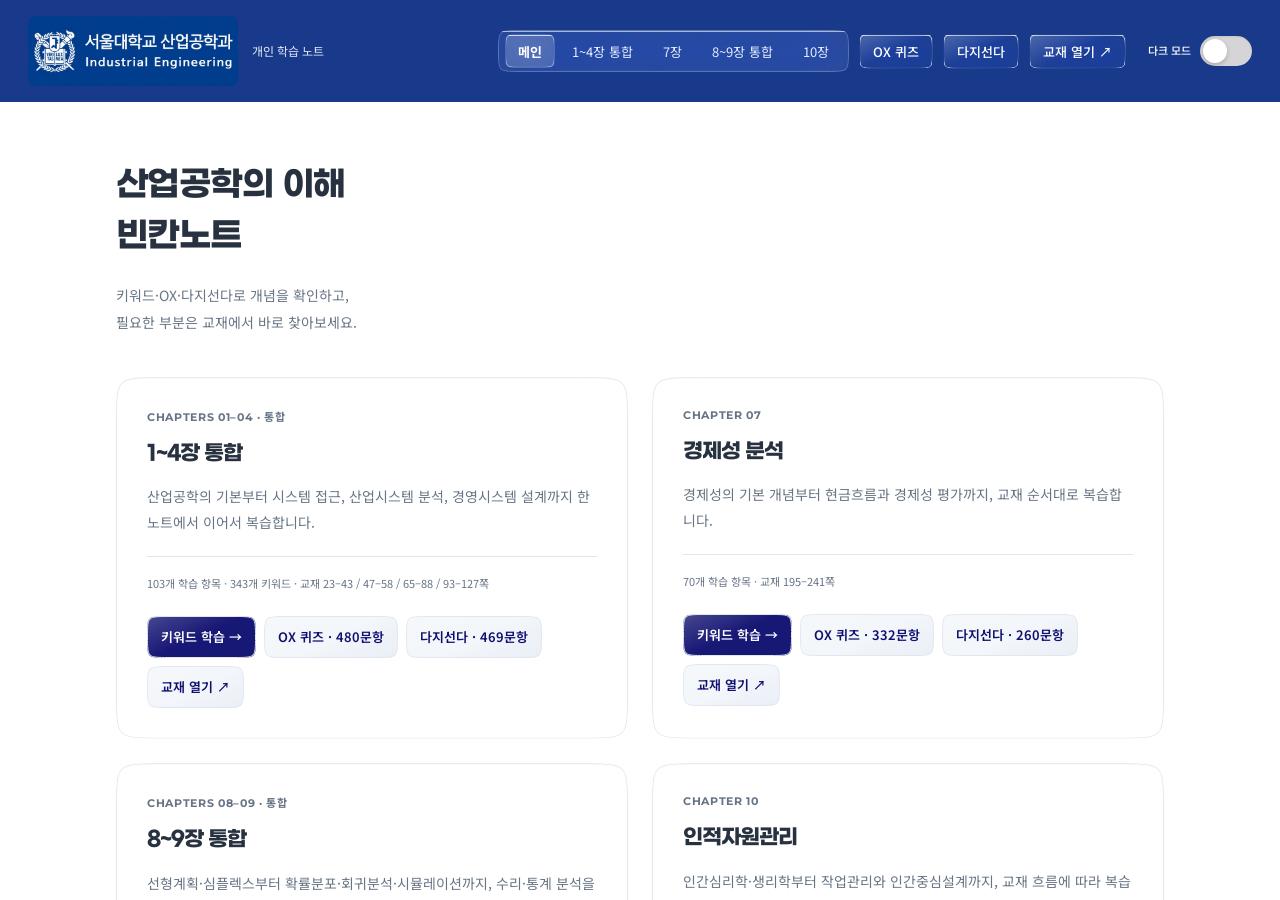
<file: index.html>
<!doctype html>
<html lang="ko">
<head><script src="/campus-theme.js"></script>
  <meta charset="utf-8">
  <meta name="viewport" content="width=device-width,initial-scale=1">
  <meta name="theme-color" content="#19398a">
  <title>산업공학의 이해 빈칸노트</title>
  <style>
    *{box-sizing:border-box}body{margin:0;height:100vh;height:100dvh;display:flex;flex-direction:column;overflow:hidden;background:#f4f6f5;color:#273c4b;font-family:-apple-system,BlinkMacSystemFont,"Apple SD Gothic Neo","Malgun Gothic",sans-serif}
    .chapter-bar{flex:none;display:flex;align-items:center;justify-content:space-between;flex-wrap:wrap;gap:12px 24px;padding:12px 24px;background:#fff;border-bottom:1px solid #d8e3eb}h1{margin:0;font-size:15px;line-height:1.5}.header-actions{display:flex;align-items:center;gap:10px;flex-wrap:wrap}.tabs{display:flex;gap:4px;padding:4px;border:1px solid #d8e3eb;border-radius:12px;background:#f4f6f5}.tabs button{min-height:40px;padding:9px 14px;border:1px solid transparent;border-radius:8px;background:transparent;color:#4b606e;font:inherit;font-size:14px;cursor:pointer;white-space:nowrap}.tabs button[aria-selected=true]{border-color:#246e9b;background:#246e9b;color:#fff;font-weight:700}.tabs button:hover{border-color:#246e9b}button:focus-visible,a:focus-visible{outline:3px solid #67a9d1;outline-offset:3px}.book-button{border:1px solid #b8cedb;border-radius:8px;padding:10px 14px;color:#0f0f70;background:#fff;text-decoration:none;font-size:14px;font-weight:700;white-space:nowrap}
    main{flex:1;min-height:0}.chapter-panel{width:100%;height:100%}[hidden]{display:none!important}iframe{display:block;width:100%;height:100%;border:0;background:#f4f6f5}noscript{padding:12px 24px}.home-panel{height:100%;overflow:auto}.home-content{max-width:1080px;margin:auto;padding:48px 28px 30px}.eyebrow{margin:0 0 14px;font-size:12px;font-weight:700;letter-spacing:.13em;color:#0f0f70}.intro h2{margin:0;font-size:clamp(30px,4.5vw,46px);line-height:1.3;letter-spacing:-.045em}.intro p:last-child{margin:18px 0 0;color:#617682;line-height:1.8}.chapters{display:grid;grid-template-columns:1fr 1fr;gap:20px;margin:34px 0}.chapter-card{border:1px solid #d4e1e8;border-radius:18px;background:#fff;padding:28px}.chapter-number{margin:0 0 12px;color:#0f0f70;font-size:12px;font-weight:700;letter-spacing:.1em}.chapter-card h3{margin:0 0 10px;font-size:25px;letter-spacing:-.03em}.chapter-description{min-height:48px;margin:0 0 16px;color:#607480;font-size:14px;line-height:1.7}.chapter-meta{padding-top:16px;border-top:1px solid #e5ecf0;color:#647784;font-size:12px}.card-actions{display:flex;gap:8px;flex-wrap:wrap;margin-top:22px}.card-actions a{min-height:42px;padding:11px 16px;text-decoration:none;border-radius:8px;font-size:14px;font-weight:700}.primary{background:#246e9b;color:#fff}.secondary{background:#edf4f8;color:#0f0f70}.shortcuts{padding:22px 26px;background:#eaf0f2;border-radius:14px}.shortcuts h3{font-size:15px;margin:0 0 15px}.shortcut-list{display:flex;gap:14px 30px;flex-wrap:wrap;font-size:13px;color:#526a78}.shortcut-list p{margin:0}kbd{display:inline-block;border:1px solid #c5d4dd;border-bottom-width:2px;border-radius:5px;padding:3px 6px;background:#fff;color:#273c4b;font:12px system-ui,sans-serif}.home-footer{font-size:12px;line-height:1.8;color:#6a7e89;margin:18px 0 0}
    @media(max-width:700px){.chapter-bar{gap:8px;padding:10px 12px}h1{font-size:13px}.header-actions{width:100%;flex-wrap:nowrap;gap:6px}.tabs{flex:1}.tabs button{flex:1;padding:8px 6px;font-size:12px}.book-button{padding:11px 10px;font-size:12px}.home-content{padding:30px 16px 24px}.chapters{grid-template-columns:1fr;gap:14px;margin:26px 0}.chapter-card{padding:23px}.chapter-description{min-height:0}.shortcuts{padding:20px}.shortcut-list{display:grid;gap:12px}}
    @media(max-width:450px){.header-actions{flex-wrap:wrap}.tabs{flex-basis:100%}.book-button{flex:1;text-align:center}}
  </style>
<link rel="stylesheet" href="/site-info.css"><script defer src="/site-info.js"></script><link rel="stylesheet" href="/campus.css"><link rel="stylesheet" href="/campus-effects.css"><script defer src="/campus-effects.js"></script><script defer src="/campus-navigation.js"></script><link rel="stylesheet" href="/campus-theme.css"><script defer src="/campus-curves.js"></script></head>
<body class="campus-home">
  <header class="chapter-bar">
    <h1 aria-label="산업공학의 이해 빈칸노트"><a class="campus-logo-link" href="/" aria-label="메인 화면으로 이동"><span class="campus-logo-art"><img class="campus-brand-logo" src="/assets/snu-ie-logo.jpg" width="210" height="70" alt="서울대학교 산업공학과"><img class="campus-brand-logo campus-logo-dark" src="/assets/snu-ie-logo-dark.png" width="210" height="70" alt="" aria-hidden="true"></span></a><span class="campus-brand-caption">개인 학습 노트</span></h1>
    <div class="header-actions">
      <div class="tabs" role="tablist" aria-label="화면 선택">
        <button type="button" id="tab-home" role="tab" aria-selected="true" aria-controls="panel-home" tabindex="0" data-chapter="home">메인</button>
        <button type="button" id="tab-1-4" role="tab" aria-selected="false" aria-controls="panel-1-4" tabindex="-1" data-chapter="1-4">1~4장 통합</button>
        <button type="button" id="tab-7" role="tab" aria-selected="false" aria-controls="panel-7" tabindex="-1" data-chapter="7">7장</button>
        <button type="button" id="tab-8-9" role="tab" aria-selected="false" aria-controls="panel-8-9" tabindex="-1" data-chapter="8-9">8~9장 통합</button>
        <button type="button" id="tab-10" role="tab" aria-selected="false" aria-controls="panel-10" tabindex="-1" data-chapter="10">10장</button>
      </div>
      <a class="book-button" id="open-quiz" href="/quiz.html?chapter=1-4">OX 퀴즈</a>
      <a class="book-button" id="open-multi" href="/multi.html?chapter=1-4">다지선다</a>
      <a class="book-button" id="open-textbook" href="/textbook.html?chapter=1-4&amp;page=23" target="_blank" rel="noopener">교재 열기 ↗</a><button type="button" class="theme-toggle" role="switch" aria-checked="false" aria-label="다크 모드" data-theme-toggle title="다크 모드로 전환"><span class="theme-label" aria-hidden="true">다크 모드</span><span class="theme-track" aria-hidden="true"><span class="theme-knob"></span></span></button>
    </div>
  </header>
  <noscript><a href="/chapter-8-9.html">8~9장 통합 노트</a> · <a href="/chapter-1-4.html">1~4장 통합 노트</a> · <a href="/chapter-7.html">7장 노트</a> · <a href="/chapter-10.html">10장 노트</a></noscript>
  <main>
    <section id="panel-home" class="home-panel" role="tabpanel" aria-labelledby="tab-home">
      <div class="home-content">
        <div class="intro"><p class="eyebrow">INDUSTRIAL ENGINEERING · 406.434</p><h2>산업공학의 이해<br>빈칸노트</h2><p>키워드·OX·다지선다로 개념을 확인하고,<br>필요한 부분은 교재에서 바로 찾아보세요.</p></div>
        <div class="chapters">
          <article class="chapter-card foundation"><p class="chapter-number">CHAPTERS 01–04 · 통합</p><h3>1~4장 통합</h3><p class="chapter-description">산업공학의 기본부터 시스템 접근, 산업시스템 분석, 경영시스템 설계까지 한 노트에서 이어서 복습합니다.</p><p class="chapter-meta">103개 학습 항목 · 343개 키워드 · 교재 23–43 / 47–58 / 65–88 / 93–127쪽</p><div class="card-actions"><a class="primary" href="#1-4" aria-label="1~4장 키워드 학습">키워드 학습 →</a><a class="secondary" href="/quiz.html?chapter=1-4" aria-label="1~4장 OX 퀴즈">OX 퀴즈 · 480문항</a><a class="secondary" href="/multi.html?chapter=1-4" aria-label="1~4장 다지선다">다지선다 · 469문항</a><a class="secondary" href="/textbook.html?chapter=1-4&amp;page=23" target="_blank" rel="noopener" aria-label="1~4장 교재 열기">교재 열기 ↗</a></div></article>
          <article class="chapter-card"><p class="chapter-number">CHAPTER 07</p><h3>경제성 분석</h3><p class="chapter-description">경제성의 기본 개념부터 현금흐름과 경제성 평가까지, 교재 순서대로 복습합니다.</p><p class="chapter-meta">70개 학습 항목 · 교재 195–241쪽</p><div class="card-actions"><a class="primary" href="#7" aria-label="7장 키워드 학습">키워드 학습 →</a><a class="secondary" href="/quiz.html?chapter=7" aria-label="7장 OX 퀴즈">OX 퀴즈 · 332문항</a><a class="secondary" href="/multi.html?chapter=7" aria-label="7장 다지선다">다지선다 · 260문항</a><a class="secondary" href="/textbook.html?chapter=7&amp;page=195" target="_blank" rel="noopener" aria-label="7장 교재 열기">교재 열기 ↗</a></div></article>
          <article class="chapter-card"><p class="chapter-number">CHAPTERS 08–09 · 통합</p><h3>8~9장 통합</h3><p class="chapter-description">선형계획·심플렉스부터 확률분포·회귀분석·시뮬레이션까지, 수리·통계 분석을 이어서 복습합니다.</p><p class="chapter-meta">102개 학습 항목 · 235개 키워드 · 교재 249–262 / 267–295쪽</p><div class="card-actions"><a class="primary" href="#8-9" aria-label="8~9장 키워드 학습">키워드 학습 →</a><a class="secondary" href="/quiz.html?chapter=8-9" aria-label="8~9장 OX 퀴즈">OX 퀴즈 · 456문항</a><a class="secondary" href="/multi.html?chapter=8-9" aria-label="8~9장 다지선다">다지선다 · 374문항</a><a class="secondary" href="/textbook.html?chapter=8-9&amp;page=249" target="_blank" rel="noopener" aria-label="8~9장 교재 열기">교재 열기 ↗</a></div></article>
          <article class="chapter-card"><p class="chapter-number">CHAPTER 10</p><h3>인적자원관리</h3><p class="chapter-description">인간심리학·생리학부터 작업관리와 인간중심설계까지, 교재 흐름에 따라 복습합니다.</p><p class="chapter-meta">67개 학습 항목 · 교재 303–353쪽</p><div class="card-actions"><a class="primary" href="#10" aria-label="10장 키워드 학습">키워드 학습 →</a><a class="secondary" href="/quiz.html?chapter=10" aria-label="10장 OX 퀴즈">OX 퀴즈 · 358문항</a><a class="secondary" href="/multi.html?chapter=10" aria-label="10장 다지선다">다지선다 · 311문항</a><a class="secondary" href="/textbook.html?chapter=10&amp;page=303" target="_blank" rel="noopener" aria-label="10장 교재 열기">교재 열기 ↗</a></div></article>
        </div>
        <section class="shortcuts" aria-label="학습 단축키"><h3>키보드로 이어서 학습하세요</h3><div class="shortcut-list"><p><kbd>Enter</kbd> 채점 후 다음 칸</p><p><kbd>Shift</kbd> + <kbd>Enter</kbd> 이전 칸</p><p><kbd>C</kbd> 정답 표시 / 숨김</p></div><p class="home-footer">C는 입력칸 밖에서 작동합니다. 문장 입력칸은 Ctrl/⌘ + Enter로 채점하고 이동합니다.</p></section>
        <p class="home-footer">학습 기록은 이 브라우저에 자동 저장됩니다. 노트의 교재 쪽수를 누르면 해당 페이지가 열립니다.</p><div class="policy-footer"><nav aria-label="사이트 안내" data-policy-links><a href="/privacy.html" class="privacy-link">개인정보처리방침</a><a href="/terms.html">이용안내·약관</a><a href="/about.html">자료 출처·운영자</a><a href="/help.html">학습기록 관리·도움말</a></nav><p class="operator">운영 · 산업공학과 26학번 김예준 · <a href="mailto:sprakids@snu.ac.kr">sprakids@snu.ac.kr</a></p><p>개인 학습용 서비스 · 교재와 원자료의 권리는 각 권리자에게 있습니다.</p></div>
      </div>
    </section>
    <section id="panel-1-4" class="chapter-panel" role="tabpanel" aria-labelledby="tab-1-4" hidden><iframe data-src="/chapter-1-4.html" title="1~4장 통합 빈칸 노트"></iframe></section>
    <section id="panel-7" class="chapter-panel" role="tabpanel" aria-labelledby="tab-7" hidden><iframe data-src="/chapter-7.html" title="7장 경제성 분석 빈칸 노트"></iframe></section>
    <section id="panel-8-9" class="chapter-panel" role="tabpanel" aria-labelledby="tab-8-9" hidden><iframe data-src="/chapter-8-9.html" title="8~9장 통합 빈칸 노트"></iframe></section>
    <section id="panel-10" class="chapter-panel" role="tabpanel" aria-labelledby="tab-10" hidden><iframe data-src="/chapter-10.html" title="10장 인적자원관리 빈칸 노트"></iframe></section>
  </main>
  <script>
    (()=>{
      const tabs=[...document.querySelectorAll('[role="tab"]')];
      function showChapter(chapter){
        const current=['1-4','7','8-9','10'].includes(chapter)?chapter:'home';
        for(const tab of tabs){
          const selected=tab.dataset.chapter===current;
          tab.setAttribute('aria-selected',String(selected));tab.tabIndex=selected?0:-1;
          const panel=document.getElementById(tab.getAttribute('aria-controls'));panel.hidden=!selected;
          const frame=panel.querySelector('iframe');if(selected&&frame&&!frame.getAttribute('src'))frame.src=frame.dataset.src;
        }
        const selected=current==='home'?'1-4':current;
        document.getElementById('open-quiz').href='/quiz.html?chapter='+selected;
        document.getElementById('open-multi').href='/multi.html?chapter='+selected;
        document.getElementById('open-textbook').href='/textbook.html?chapter='+selected+'&page='+({'1-4':23,'7':195,'8-9':249,'10':303}[selected]);
      }
      let transition=0;
      async function activate(tab,updateHash=true){
        const ticket=++transition,frame=document.querySelector('.chapter-panel:not([hidden]) iframe');
        if(frame?.contentWindow?.noteInputSafety)await frame.contentWindow.noteInputSafety.settle();
        if(ticket!==transition)return;
        showChapter(tab.dataset.chapter);
        if(updateHash)history.replaceState(null,'',tab.dataset.chapter==='home'?location.pathname+location.search:'#'+tab.dataset.chapter);
      }
      tabs.forEach((tab,index)=>{
        tab.addEventListener('click',()=>activate(tab));
        tab.addEventListener('keydown',event=>{
          let next;
          if(event.key==='ArrowRight')next=tabs[(index+1)%tabs.length];
          else if(event.key==='ArrowLeft')next=tabs[(index+tabs.length-1)%tabs.length];
          else if(event.key==='Home')next=tabs[0];
          else if(event.key==='End')next=tabs[tabs.length-1];
          if(!next)return;event.preventDefault();activate(next);next.focus();
        });
      });
      window.addEventListener('hashchange',()=>activate(tabs.find(tab=>tab.dataset.chapter===location.hash.slice(1))||tabs[0],false));
      document.querySelectorAll('a[href^="/quiz.html"],a[href^="/multi.html"]').forEach(link=>link.addEventListener('click',async event=>{
        if(event.defaultPrevented||event.button!==0||event.ctrlKey||event.metaKey||event.shiftKey||event.altKey)return;
        const controller=document.querySelector('.chapter-panel:not([hidden]) iframe')?.contentWindow?.noteInputSafety;
        if(!controller)return;
        event.preventDefault();await controller.settle();location.assign(link.href);
      }));
      document.addEventListener('keydown',event=>{
        if(event.defaultPrevented||event.key.toLowerCase()!=='c'||event.repeat||event.ctrlKey||event.metaKey||event.altKey||event.isComposing||event.keyCode===229||event.target.closest?.('input,textarea,select,[contenteditable]:not([contenteditable="false"])'))return;
        const controller=document.querySelector('.chapter-panel:not([hidden]) iframe')?.contentWindow?.noteInputSafety;
        if(controller){event.preventDefault();controller.reveal();}
      });
      showChapter(location.hash.slice(1));
    })();
  </script>
</body>
</html>
</file>
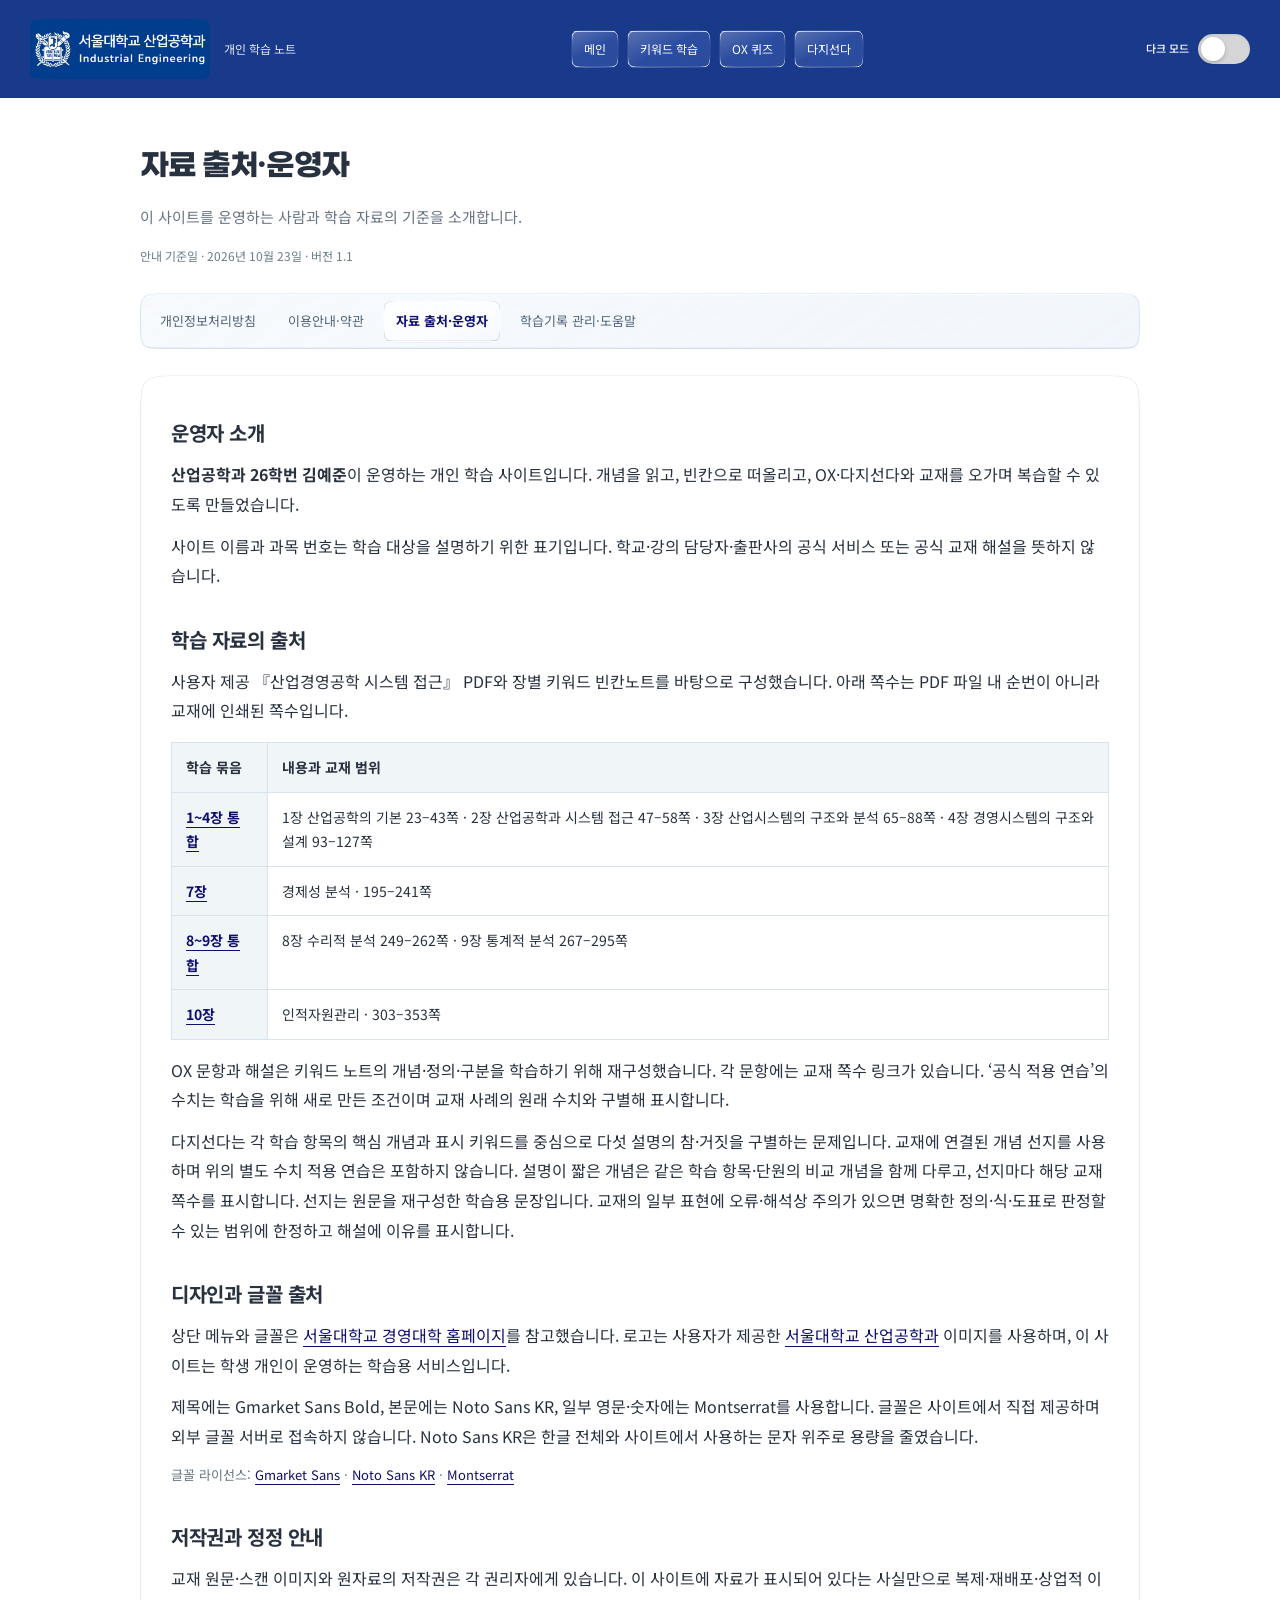
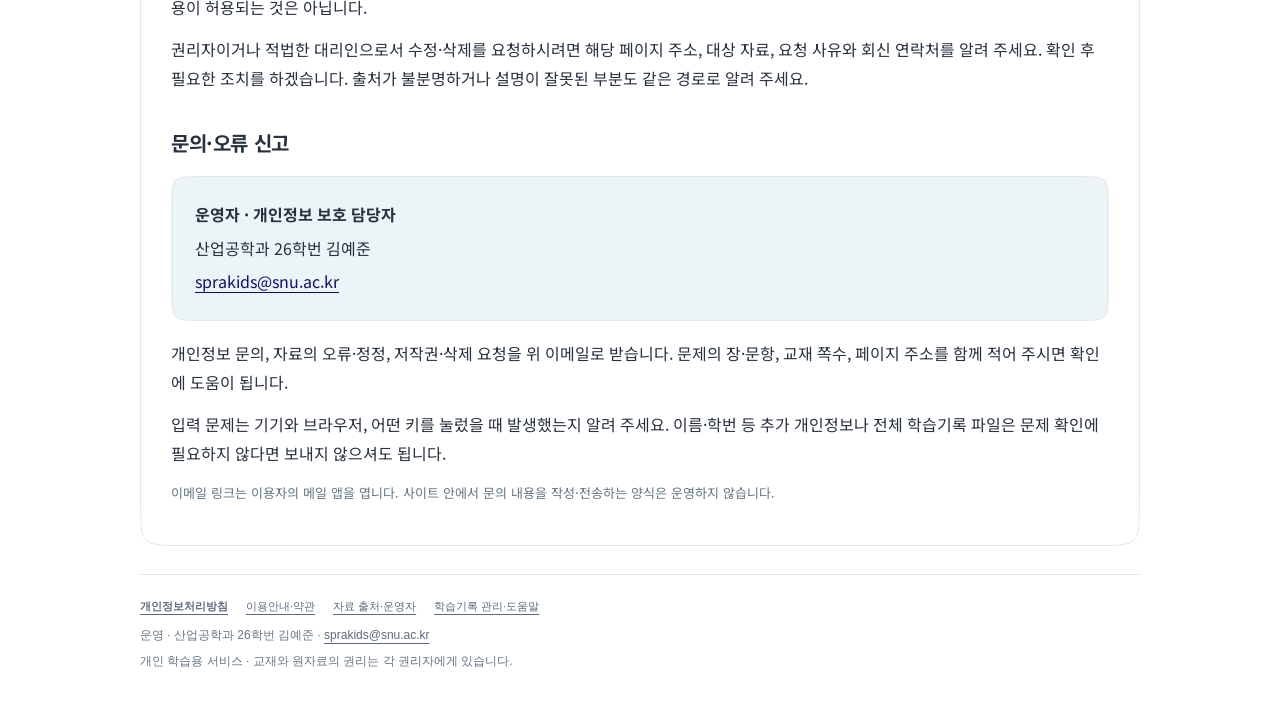
<file: about.html>
<!doctype html><html lang="ko"><head><script src="/campus-theme.js"></script><meta charset="utf-8"><meta name="viewport" content="width=device-width,initial-scale=1"><meta name="theme-color" content="#19398a"><meta name="description" content="이 사이트를 운영하는 사람과 학습 자료의 기준을 소개합니다."><title>자료 출처·운영자 · 산업공학의 이해 빈칸노트</title><link rel="stylesheet" href="/site-info.css"><script defer src="/site-info.js"></script><link rel="stylesheet" href="/campus.css"><link rel="stylesheet" href="/campus-effects.css"><script defer src="/campus-effects.js"></script><script defer src="/campus-navigation.js"></script><link rel="stylesheet" href="/campus-theme.css"><script defer src="/campus-curves.js"></script></head><body class="info-page campus-info"><a class="info-skip" href="#main-content">본문 바로가기</a><header class="info-header"><a class="brand campus-logo-link" href="/" aria-label="메인 화면으로 이동"><span class="campus-logo-art"><img class="campus-brand-logo" src="/assets/snu-ie-logo.jpg" width="210" height="70" alt="서울대학교 산업공학과"><img class="campus-brand-logo campus-logo-dark" src="/assets/snu-ie-logo-dark.png" width="210" height="70" alt="" aria-hidden="true"></span><span class="campus-brand-caption">개인 학습 노트</span></a><nav aria-label="학습 화면"><a href="/">메인</a><a href="/#1-4">키워드 학습</a><a href="/quiz.html?chapter=1-4">OX 퀴즈</a><a href="/multi.html?chapter=1-4">다지선다</a></nav><button type="button" class="theme-toggle" role="switch" aria-checked="false" aria-label="다크 모드" data-theme-toggle title="다크 모드로 전환"><span class="theme-label" aria-hidden="true">다크 모드</span><span class="theme-track" aria-hidden="true"><span class="theme-knob"></span></span></button></header><main class="info-main" id="main-content"><p class="info-eyebrow">STUDY WITH CLARITY</p><h1>자료 출처·운영자</h1><p class="info-lead">이 사이트를 운영하는 사람과 학습 자료의 기준을 소개합니다.</p><p class="info-date">안내 기준일 · 2026년 10월 23일 · 버전 1.1</p><nav class="info-nav" aria-label="안내 페이지"><a href="/privacy.html">개인정보처리방침</a><a href="/terms.html">이용안내·약관</a><a href="/about.html" aria-current="page">자료 출처·운영자</a><a href="/help.html">학습기록 관리·도움말</a></nav><div class="info-content">
<section id="operator"><h2>운영자 소개</h2><p><strong>산업공학과 26학번 김예준</strong>이 운영하는 개인 학습 사이트입니다. 개념을 읽고, 빈칸으로 떠올리고, OX·다지선다와 교재를 오가며 복습할 수 있도록 만들었습니다.</p><p>사이트 이름과 과목 번호는 학습 대상을 설명하기 위한 표기입니다. 학교·강의 담당자·출판사의 공식 서비스 또는 공식 교재 해설을 뜻하지 않습니다.</p></section>
<section id="sources"><h2>학습 자료의 출처</h2><p>사용자 제공 『산업경영공학 시스템 접근』 PDF와 장별 키워드 빈칸노트를 바탕으로 구성했습니다. 아래 쪽수는 PDF 파일 내 순번이 아니라 교재에 인쇄된 쪽수입니다.</p>
<div class="info-table-wrap"><table><thead><tr><th scope="col">학습 묶음</th><th scope="col">내용과 교재 범위</th></tr></thead><tbody>
<tr><th scope="row"><a href="/#1-4">1~4장 통합</a></th><td>1장 산업공학의 기본 23–43쪽 · 2장 산업공학과 시스템 접근 47–58쪽 · 3장 산업시스템의 구조와 분석 65–88쪽 · 4장 경영시스템의 구조와 설계 93–127쪽</td></tr>
<tr><th scope="row"><a href="/#7">7장</a></th><td>경제성 분석 · 195–241쪽</td></tr>
<tr><th scope="row"><a href="/#8-9">8~9장 통합</a></th><td>8장 수리적 분석 249–262쪽 · 9장 통계적 분석 267–295쪽</td></tr>
<tr><th scope="row"><a href="/#10">10장</a></th><td>인적자원관리 · 303–353쪽</td></tr>
</tbody></table></div>
<p>OX 문항과 해설은 키워드 노트의 개념·정의·구분을 학습하기 위해 재구성했습니다. 각 문항에는 교재 쪽수 링크가 있습니다. ‘공식 적용 연습’의 수치는 학습을 위해 새로 만든 조건이며 교재 사례의 원래 수치와 구별해 표시합니다.</p><p>다지선다는 각 학습 항목의 핵심 개념과 표시 키워드를 중심으로 다섯 설명의 참·거짓을 구별하는 문제입니다. 교재에 연결된 개념 선지를 사용하며 위의 별도 수치 적용 연습은 포함하지 않습니다. 설명이 짧은 개념은 같은 학습 항목·단원의 비교 개념을 함께 다루고, 선지마다 해당 교재 쪽수를 표시합니다. 선지는 원문을 재구성한 학습용 문장입니다. 교재의 일부 표현에 오류·해석상 주의가 있으면 명확한 정의·식·도표로 판정할 수 있는 범위에 한정하고 해설에 이유를 표시합니다.</p></section>
<section id="design-sources"><h2>디자인과 글꼴 출처</h2><p>상단 메뉴와 글꼴은 <a href="https://cba.snu.ac.kr/" target="_blank" rel="noopener">서울대학교 경영대학 홈페이지</a>를 참고했습니다. 로고는 사용자가 제공한 <a href="https://ie.snu.ac.kr/" target="_blank" rel="noopener">서울대학교 산업공학과</a> 이미지를 사용하며, 이 사이트는 학생 개인이 운영하는 학습용 서비스입니다.</p><p>제목에는 Gmarket Sans Bold, 본문에는 Noto Sans KR, 일부 영문·숫자에는 Montserrat를 사용합니다. 글꼴은 사이트에서 직접 제공하며 외부 글꼴 서버로 접속하지 않습니다. Noto Sans KR은 한글 전체와 사이트에서 사용하는 문자 위주로 용량을 줄였습니다.</p><p class="small">글꼴 라이선스: <a href="/assets/fonts/GmarketSans-LICENSE.txt">Gmarket Sans</a> · <a href="/assets/fonts/NotoSansKR-OFL.txt">Noto Sans KR</a> · <a href="/assets/fonts/Montserrat-OFL.txt">Montserrat</a></p></section><section id="copyright"><h2>저작권과 정정 안내</h2><p>교재 원문·스캔 이미지와 원자료의 저작권은 각 권리자에게 있습니다. 이 사이트에 자료가 표시되어 있다는 사실만으로 복제·재배포·상업적 이용이 허용되는 것은 아닙니다.</p><p>권리자이거나 적법한 대리인으로서 수정·삭제를 요청하시려면 해당 페이지 주소, 대상 자료, 요청 사유와 회신 연락처를 알려 주세요. 확인 후 필요한 조치를 하겠습니다. 출처가 불분명하거나 설명이 잘못된 부분도 같은 경로로 알려 주세요.</p></section>
<section id="contact"><h2>문의·오류 신고</h2><div class="info-contact"><p><strong>운영자 · 개인정보 보호 담당자</strong></p><p>산업공학과 26학번 김예준</p><p><a href="mailto:sprakids@snu.ac.kr">sprakids@snu.ac.kr</a></p></div><p>개인정보 문의, 자료의 오류·정정, 저작권·삭제 요청을 위 이메일로 받습니다. 문제의 장·문항, 교재 쪽수, 페이지 주소를 함께 적어 주시면 확인에 도움이 됩니다.</p><p>입력 문제는 기기와 브라우저, 어떤 키를 눌렀을 때 발생했는지 알려 주세요. 이름·학번 등 추가 개인정보나 전체 학습기록 파일은 문제 확인에 필요하지 않다면 보내지 않으셔도 됩니다.</p><p class="small">이메일 링크는 이용자의 메일 앱을 엽니다. 사이트 안에서 문의 내용을 작성·전송하는 양식은 운영하지 않습니다.</p></section>
</div><div class="policy-footer"><nav aria-label="사이트 안내" data-policy-links><a href="/privacy.html" class="privacy-link">개인정보처리방침</a><a href="/terms.html">이용안내·약관</a><a href="/about.html">자료 출처·운영자</a><a href="/help.html">학습기록 관리·도움말</a></nav><p class="operator">운영 · 산업공학과 26학번 김예준 · <a href="mailto:sprakids@snu.ac.kr">sprakids@snu.ac.kr</a></p><p>개인 학습용 서비스 · 교재와 원자료의 권리는 각 권리자에게 있습니다.</p></div></main></body></html>
</file>
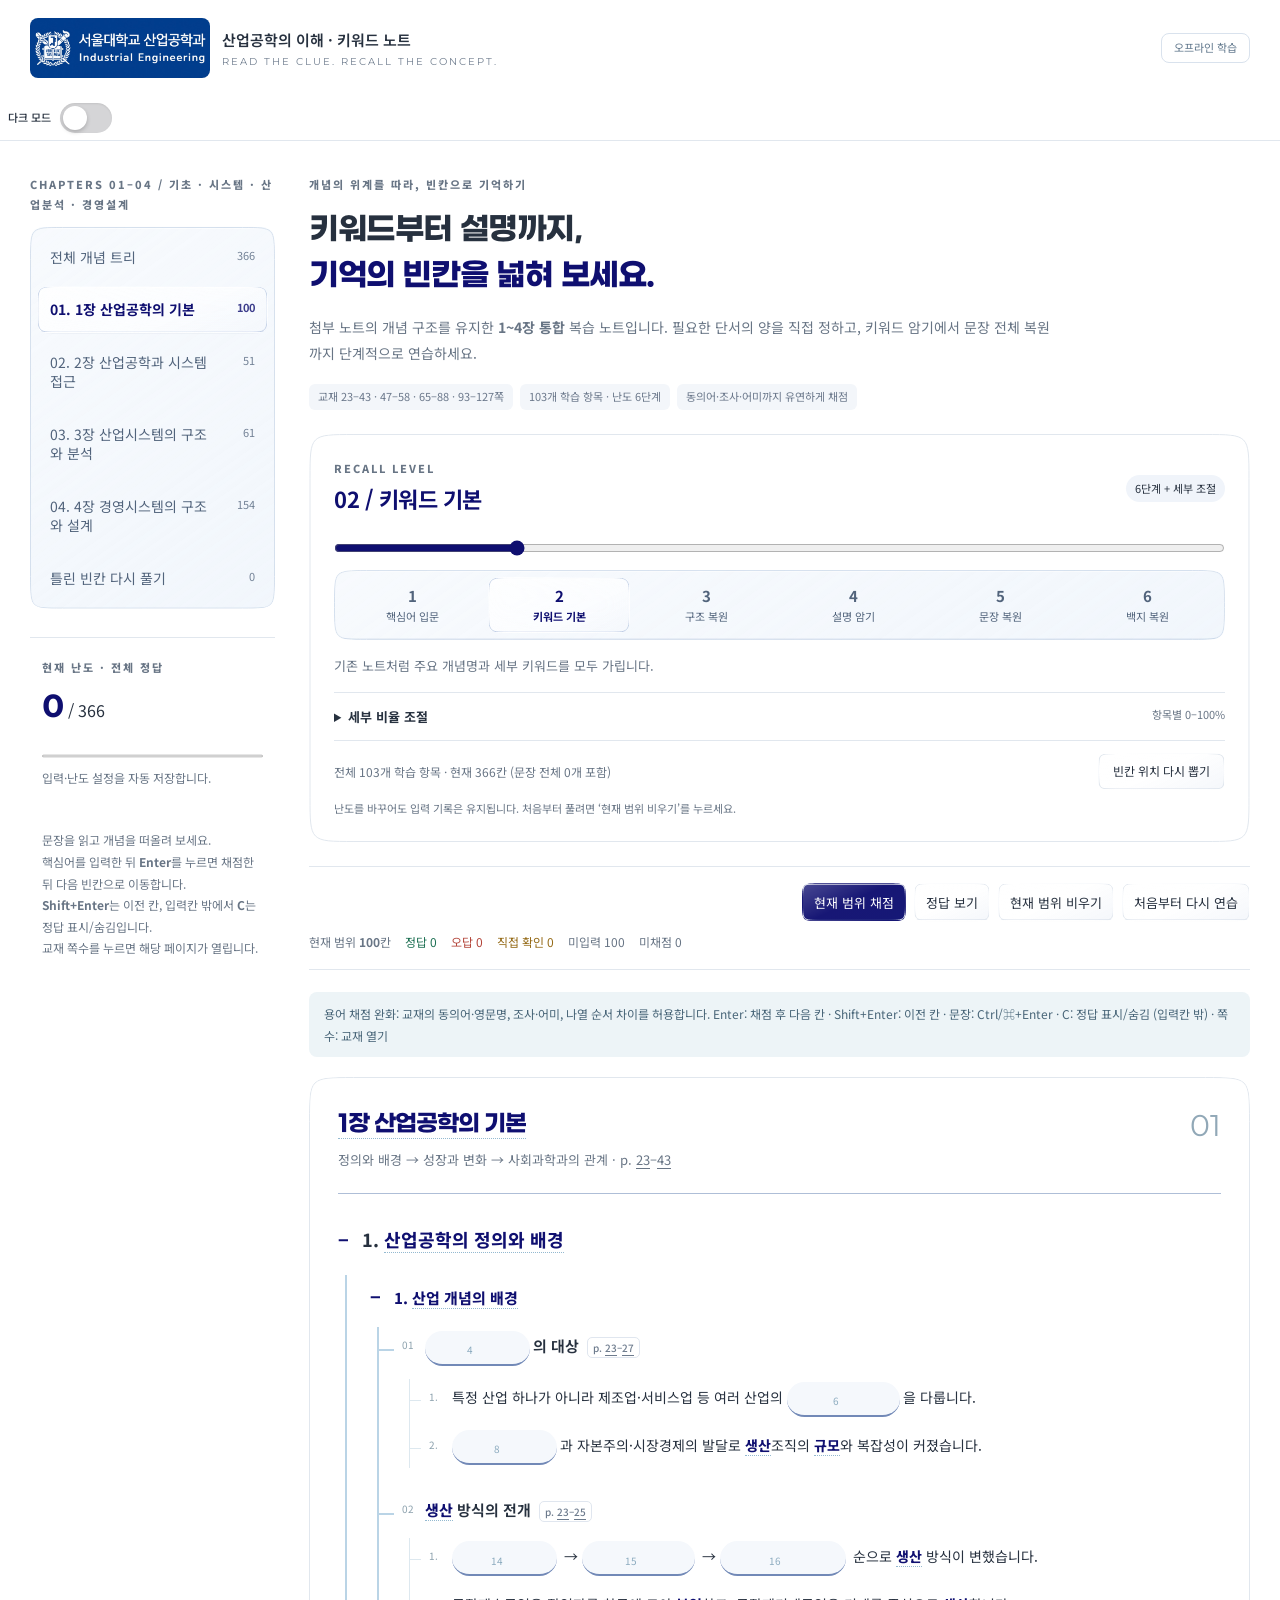
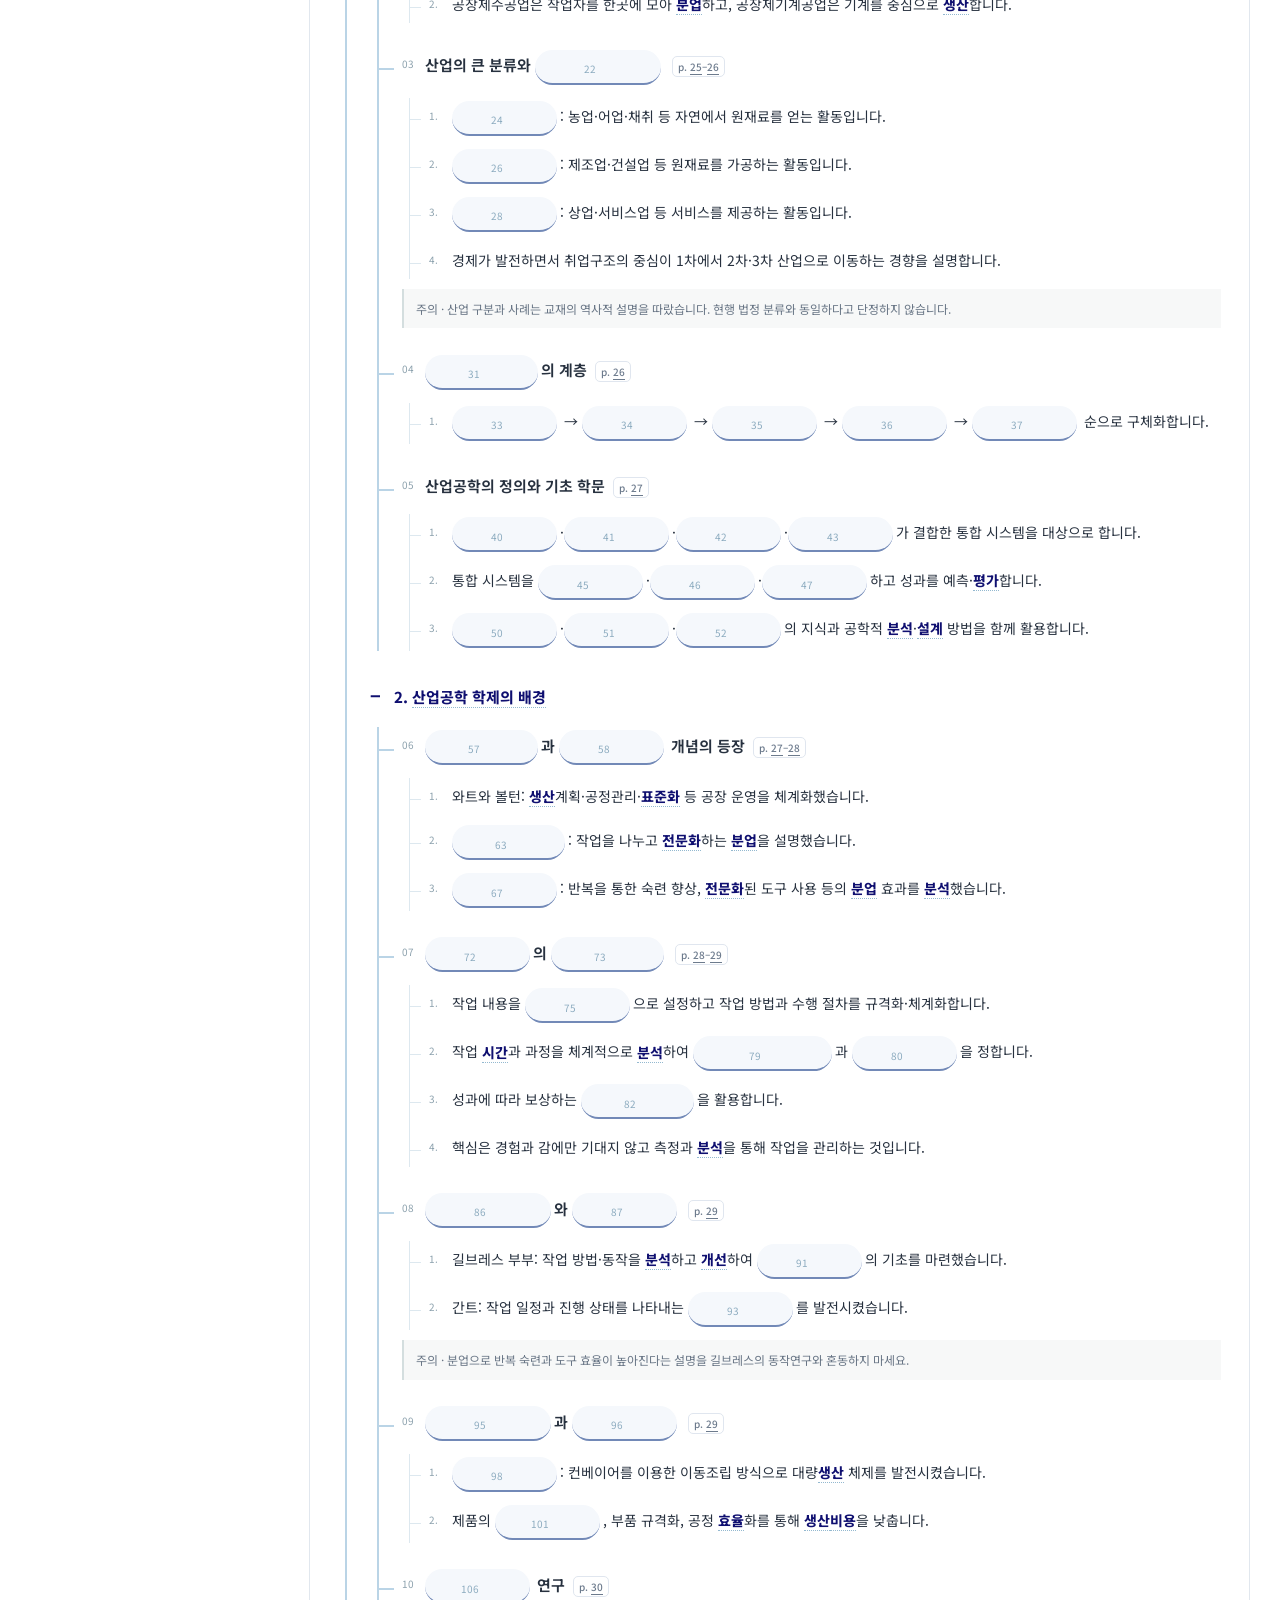
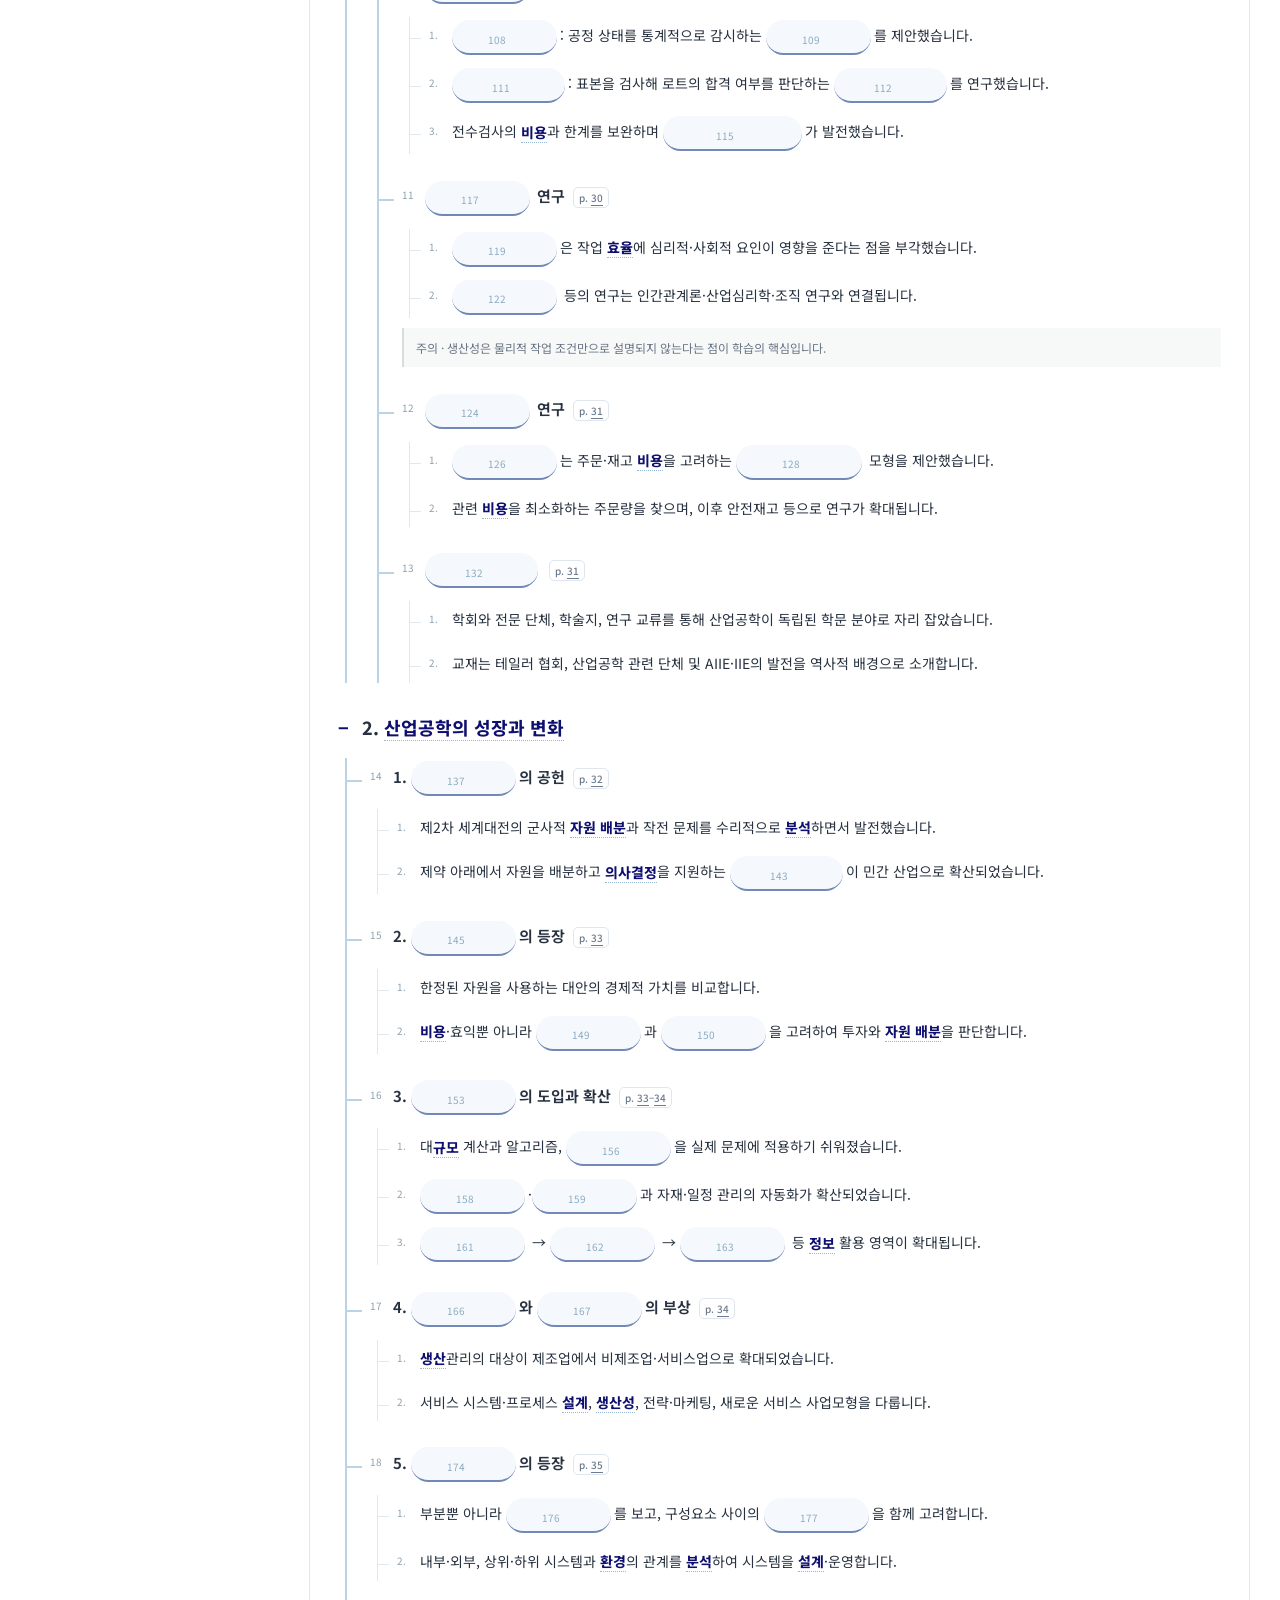
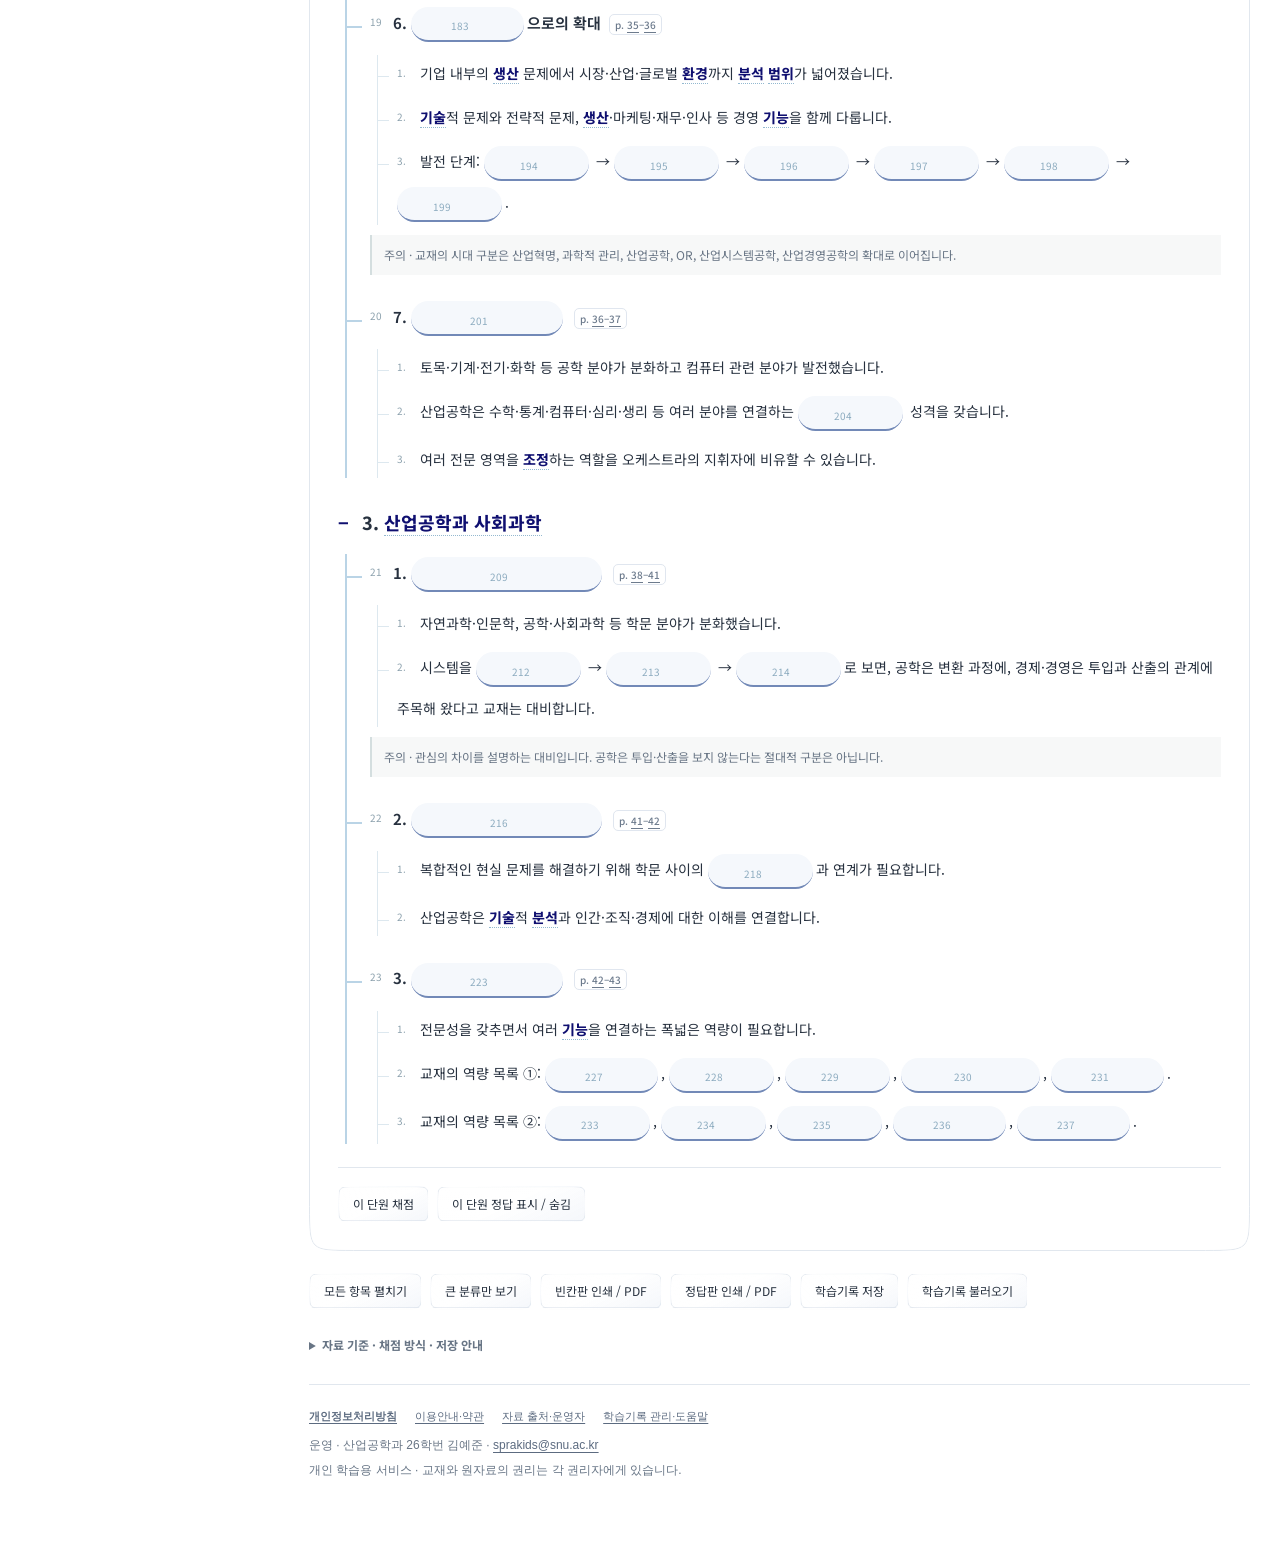
<file: chapter-1-4.html>
<!doctype html>
<html lang="ko"><head><script src="/campus-theme.js"></script><meta charset="utf-8"><meta name="viewport" content="width=device-width,initial-scale=1"><meta name="theme-color" content="#19398a"><title>1~4장 통합 키워드 빈칸 노트 · 산업공학의 이해</title>
<style>
:root{--ink:#273c4b;--muted:#647784;--blue:#246e9b;--pale:#e9f3fa;--line:#d8e3eb;--paper:#fff;--bg:#f4f6f5;--good:#1d7053;--bad:#b34439;--warn:#956b18}*{box-sizing:border-box}html{scroll-behavior:smooth}body{margin:0;color:var(--ink);background:var(--bg);font-family:-apple-system,BlinkMacSystemFont,"Apple SD Gothic Neo","Noto Sans KR","Malgun Gothic",sans-serif;font-size:16px;line-height:1.8}button,input,select{font:inherit}button,select{cursor:pointer}button{border:1px solid var(--line);border-radius:9px;background:#fff;padding:9px 14px;color:var(--ink);line-height:1.35}button:hover{border-color:var(--blue);background:#f1f8fd}button:focus-visible,select:focus-visible,summary:focus-visible{outline:3px solid #67a9d1;outline-offset:3px}button.primary{background:var(--blue);color:white;border-color:var(--blue)}button:disabled{opacity:.45;cursor:default}a{color:var(--campus-blue,#0f0f70)}.top{background:#fff;border-bottom:1px solid var(--line)}.top-inner{max-width:1340px;margin:auto;padding:22px 32px;display:flex;align-items:center;justify-content:space-between;gap:20px}.brand{display:flex;align-items:center;gap:12px}.mark{display:grid;place-items:center;background:var(--ink);color:#fff;width:45px;height:45px;border-radius:12px;font-family:Georgia,serif;font-size:23px}.brand-title{font-size:16px;font-weight:750}.brand-sub{font-size:11px;letter-spacing:2px;color:var(--muted)}.offline{font-size:12px;color:var(--good);border:1px solid #cadfd4;padding:4px 12px;border-radius:30px}.layout{max-width:1340px;margin:0 auto;display:grid;grid-template-columns:245px minmax(0,1fr);gap:36px;padding:34px 32px 80px}.side{align-self:start;position:sticky;top:22px}.small-label{font-size:11px;letter-spacing:2px;font-weight:800;color:var(--muted)}.nav{display:flex;flex-direction:column;gap:6px;margin-top:12px}.nav button{text-align:left;background:transparent;border-color:transparent;padding:13px 12px;display:flex;justify-content:space-between;gap:8px;font-size:14px}.nav button.active{background:var(--pale);border-color:#cbdfea;color:var(--campus-blue,#0f0f70);font-weight:750}.nav button .count{font-size:11px;min-width:32px;text-align:right;opacity:.8}.side-progress{margin-top:28px;padding:20px 12px;border-top:1px solid var(--line)}.side-progress strong{font-size:32px;color:var(--campus-blue,#0f0f70);font-variant-numeric:tabular-nums}.side-progress p{margin:3px 0;font-size:12px;color:var(--muted)}progress{width:100%;height:6px;accent-color:var(--blue)}.side-note{font-size:12px;color:var(--muted);margin:18px 12px}.hero{margin:0 0 22px}h1{font-size:36px;line-height:1.3;letter-spacing:-1.5px;margin:9px 0 14px}h1 span{color:var(--campus-blue,#0f0f70)}.hero p{max-width:750px;font-size:15px;color:var(--muted);margin:8px 0}.tags{display:flex;flex-wrap:wrap;gap:7px;margin-top:17px}.tag{font-size:11px;border-radius:6px;background:#e9edec;padding:3px 9px;color:#4b606e}.toolbar{position:sticky;top:0;z-index:10;padding:13px 0 14px;background:var(--bg);border-top:1px solid var(--line);border-bottom:1px solid var(--line);margin-bottom:22px}.controls{display:flex;flex-wrap:wrap;align-items:center;gap:8px}.controls select{height:38px;max-width:100%;border:1px solid var(--line);padding:4px 28px 4px 10px;background:white;border-radius:8px;font-size:13px;color:var(--ink)}.controls button{font-size:13px;padding:8px 11px;min-height:38px}.controls .spacer{flex:1}.resultbar{font-size:12px;display:flex;gap:14px;flex-wrap:wrap;margin-top:10px;color:var(--muted)}.resultbar .ok{color:var(--good)}.resultbar .bad{color:var(--bad)}.resultbar .wait{color:var(--warn)}.sheet{background:white;border:1px solid var(--line);border-radius:14px;box-shadow:0 6px 24px #20374705;margin-bottom:22px;padding:28px 30px 34px}.sheet-head{display:flex;align-items:flex-start;justify-content:space-between;gap:18px;margin-bottom:24px;padding-bottom:20px;border-bottom:2px solid var(--ink)}.sheet-head h2{margin:0;font-size:25px;letter-spacing:-.7px}.sheet-head p{margin:5px 0 0;font-size:13px;color:var(--muted)}.section-number{font-family:Georgia,serif;color:#91a8b7;font-size:30px;line-height:1.3}.group{margin:20px 0}.group>summary{font-size:18px;font-weight:750;cursor:pointer;padding:5px 0;list-style:none;display:flex;gap:10px;align-items:baseline}.group>summary:before{content:'−';color:var(--campus-blue,#0f0f70);font-size:18px;width:14px;flex:none}.group:not([open])>summary:before{content:'+'}.group>summary::-webkit-details-marker{display:none}.group-body{margin:10px 0 0 7px;padding-left:23px;border-left:2px solid #bad4e6}.group .group{margin:14px 0}.group .group>summary{font-size:15px;color:var(--campus-blue,#0f0f70)}.lesson{position:relative;margin:0 0 23px;scroll-margin-top:165px}.lesson:before{content:'';position:absolute;top:22px;left:-24px;width:16px;border-top:2px solid #bad4e6}.lesson-head{font-weight:650;margin:0;line-height:2.5;font-size:15px}.page{font-size:10px;font-weight:500;white-space:nowrap;margin-left:8px;color:var(--muted);border:1px solid var(--line);border-radius:4px;padding:2px 5px}.branches{border-left:1px solid #dde8ef;margin:10px 0 0 7px;padding:0 0 0 19px;list-style:none}.branches>li{position:relative;margin:7px 0;font-size:14px;line-height:2.65}.branches>li:before{content:'';width:12px;border-top:1px solid #dde8ef;position:absolute;top:21px;left:-20px}.gap{display:inline-flex;vertical-align:middle;flex-direction:column;line-height:1.2;max-width:100%;margin:3px 3px 3px 0;position:relative}.entry{position:relative;display:flex;max-width:100%;align-items:center}.entry input{box-sizing:border-box;width:var(--width,150px);max-width:100%;height:35px;padding:2px 24px 2px 8px;border:0;border-bottom:2px solid #6fadd0;background:#f2f8fc;border-radius:4px 4px 0 0;font-size:15px;font-weight:600;color:var(--campus-blue,#0f0f70);text-align:center;outline:none}.entry input:focus{background:#e7f3fc;box-shadow:0 0 0 2px #78b2d480}.entry input::placeholder{color:#8cabbf;font-weight:400;font-size:10px}.entry .signal{position:absolute;right:6px;font-size:12px;font-weight:700;pointer-events:none}.gap.correct input{color:var(--good);border-color:var(--good);background:#f0f9f3}.gap.wrong input{color:var(--bad);border-color:var(--bad);background:#fff4f2}.gap.pending input{border-color:var(--warn)}.gap .answer{display:none;font-size:11px;text-align:center;line-height:1.7;margin-top:3px;color:var(--campus-blue,#0f0f70);max-width:245px;overflow-wrap:anywhere}.gap.revealed .answer{display:block}.plain-answer{color:var(--campus-blue,#0f0f70);font-weight:750;border-bottom:1px dotted #94b9d0}.note{font-size:12px;background:#f7f8f8;color:var(--muted);border-left:2px solid #d4dedf;padding:9px 12px;margin:10px 0;line-height:1.8}.section-tools{display:flex;flex-wrap:wrap;gap:8px;border-top:1px solid var(--line);margin-top:22px;padding-top:18px}.section-tools button{font-size:12px}.footnote{font-size:12px;color:var(--muted);margin-top:25px}.footnote summary{cursor:pointer;font-weight:700}.footnote p{margin:8px 0}.bottom-tools{display:flex;flex-wrap:wrap;gap:8px;margin-top:18px}.bottom-tools button{font-size:12px}.empty{padding:70px 20px;text-align:center;background:white;border:1px solid var(--line);border-radius:14px}.empty h2{font-size:23px}.empty p{color:var(--muted);font-size:14px}.toast{position:fixed;bottom:24px;left:50%;transform:translateX(-50%);background:var(--ink);color:white;max-width:90vw;border-radius:10px;padding:12px 20px;z-index:40;font-size:14px;box-shadow:0 4px 20px #0002}.toast[hidden]{display:none}.help{background:#edf4f7;border-radius:8px;margin-bottom:20px;padding:11px 15px;font-size:12px;color:#486578}.print-only{display:none}.review-flag{font-size:11px;color:var(--bad);font-weight:600;margin-left:6px}.answer-key{display:none}noscript{display:block;padding:30px;color:var(--bad);background:white}
@media(max-width:1000px){.layout{grid-template-columns:195px minmax(0,1fr);gap:22px;padding:25px 20px}.top-inner{padding:18px 20px}.sheet{padding:22px 20px}.group-body{padding-left:18px}.lesson:before{left:-19px;width:11px}.side-progress{padding:15px 8px}.nav button{padding:11px 8px;font-size:13px}}
@media(max-width:760px){.layout{display:block;padding:20px 14px 60px}.side{position:static}.nav{display:flex;flex-direction:row;overflow:auto;gap:5px;margin-top:8px;padding-bottom:8px}.nav button{white-space:nowrap;font-size:12px;border-color:var(--line);padding:9px 12px}.nav .count{display:none}.side-progress,.side-note,.side>.small-label{display:none}.top-inner{padding:14px 16px}.brand-sub{font-size:9px}.offline{font-size:10px;padding:3px 8px}.mark{width:36px;height:36px;font-size:20px}.brand-title{font-size:14px}.hero{margin-top:20px}h1{font-size:29px}.hero p{font-size:13px}.toolbar{position:static;margin-top:20px}.controls{gap:6px}.controls .spacer{display:none}.controls button{font-size:12px}.sheet{padding:20px 14px;border-radius:10px}.sheet-head h2{font-size:22px}.section-number{font-size:25px}.group>summary{font-size:16px}.group-body{margin-left:3px;padding-left:14px}.lesson:before{left:-15px;width:8px}.lesson-head{font-size:14px}.branches{margin-left:2px;padding-left:12px}.branches>li{font-size:13px}.branches>li:before{left:-13px;width:8px}.entry input{font-size:16px;max-width:205px}.page{font-size:9px}.group .group>summary{font-size:14px}}
@media print{@page{size:A4;margin:14mm}body{background:white;color:#111;font-size:11pt;line-height:1.6}.top,.side,.hero,.toolbar,.help,.section-tools,.bottom-tools,.footnote,.toast,.screen-only{display:none!important}.layout{display:block;padding:0;max-width:none}.sheet{border:0;box-shadow:none;border-radius:0;padding:0;margin:0 0 20px;break-before:page}.sheet:first-child{break-before:auto}.sheet-head{margin-bottom:15px;padding-bottom:8px}.sheet-head h2{font-size:20pt}.sheet-head p{font-size:9pt}.group{margin:12px 0}.group>summary{font-size:13pt;list-style:none}.group-body{padding-left:16px}.lesson{break-inside:avoid;margin-bottom:13px}.lesson-head,.branches>li{font-size:10pt;line-height:2}.entry input{height:23px;font-size:10pt;border-radius:0;background:none!important;color:transparent!important;border-bottom:1px solid #333!important;box-shadow:none!important;max-width:180px}.entry input::placeholder{color:transparent}.entry .signal,.gap .answer{display:none!important}.gap{margin:0 2px}.note{font-size:8pt;padding:5px 8px;background:#f6f6f6}.page{border:0}.plain-answer{color:#111;border:0}.print-only{display:block;font-size:9pt;margin-bottom:10px}.answer-key{display:none}.print-key .entry input{display:none}.print-key .gap .answer{display:block!important;color:var(--campus-blue,#0f0f70);font-size:10pt;font-weight:bold;max-width:none;margin:0}.print-key .answer .answer-label{display:none}.print-key .answer-key{display:block}.group>summary:before{display:none}.branches{margin-top:4px}.branches>li{margin:3px 0}}

/* Adjustable recall difficulty */
.sr-only{position:absolute;width:1px;height:1px;padding:0;margin:-1px;overflow:hidden;clip:rect(0,0,0,0);white-space:nowrap;border:0}
.difficulty{background:#fff;border:1px solid var(--line);border-radius:14px;padding:23px 25px;margin:24px 0}
.difficulty-head{display:flex;justify-content:space-between;align-items:center;gap:12px}
.difficulty-head strong{font-size:23px;display:block;color:var(--campus-blue,#0f0f70);letter-spacing:-.5px}.level-badge{font-size:11px;padding:4px 9px;border-radius:20px;background:var(--pale);white-space:nowrap}
.level-range{width:100%;height:28px;accent-color:var(--blue);margin:16px 0 5px;cursor:pointer}
.preset-list{display:grid;grid-template-columns:repeat(6,1fr);gap:5px}.preset-list button{padding:8px 2px;font-size:11px;border-color:transparent;border-radius:7px}.preset-list b{display:block;font-size:15px;margin-bottom:3px}.preset-list .chosen{background:var(--blue);color:#fff}
.level-desc{color:var(--muted);font-size:13px;min-height:24px;margin:14px 0}
.fine{border-top:1px solid var(--line);padding-top:12px}.fine summary{cursor:pointer;font-size:13px;font-weight:700}.fine summary span{float:right;font-size:11px;font-weight:400;color:var(--muted)}
.fine-grid{margin-top:15px}.fine-row{display:grid;grid-template-columns:minmax(135px,1fr) minmax(90px,1.2fr) 74px;align-items:center;gap:15px;margin:15px 0}.fine-row label{font-size:13px}.fine-row small{display:block;color:var(--muted);font-size:11px;line-height:1.5;font-weight:400}.fine-row input[type=range]{width:100%;accent-color:var(--blue);cursor:pointer}.percent{font-size:12px;white-space:nowrap}.percent input{width:55px;border:1px solid var(--line);border-radius:6px;padding:5px;text-align:center;color:var(--campus-blue,#0f0f70);font-size:14px}.fine-note,.retain-note{font-size:11px;color:var(--muted);line-height:1.7}.fine-note{background:#f4f7f9;padding:10px;border-radius:6px}.difficulty-bottom{display:flex;justify-content:space-between;gap:12px;align-items:center;border-top:1px solid var(--line);padding-top:12px;margin-top:12px}.difficulty-bottom span{font-size:12px;color:var(--muted)}.difficulty-bottom button{font-size:12px;white-space:nowrap}.retain-note{margin:9px 0 0}
.row-no{font-size:10px;color:#8ca1ad;display:inline-block;min-width:23px;font-weight:400;vertical-align:top;margin-top:5px}.lesson-head .full-gap{width:calc(100% - 28px)}.full-gap{display:inline-flex;width:calc(100% - 25px);margin-bottom:7px}.full-gap .entry{width:100%}.entry textarea{font:inherit;line-height:1.8;font-size:15px;resize:vertical;min-height:100px;border:1px solid #a5c5d9;border-bottom:2px solid #6fadd0;border-radius:7px;background:#f5f9fc;color:var(--ink);width:100%;padding:10px 28px 10px 12px;outline:none}.entry textarea:focus{box-shadow:0 0 0 2px #78b2d480}.entry textarea::placeholder{font-size:12px;color:#8cabbf}.full-gap .signal{top:12px}.gap.correct textarea{border-color:var(--good);background:#f0f9f3}.gap.wrong textarea{border-color:var(--bad);background:#fff4f2}.gap.review input,.gap.review textarea{border-color:var(--warn);background:#fffaf0}.gap.self-visible .answer{display:block}.gap.full-gap .answer{max-width:none;text-align:left;padding:8px 10px;background:#eef5f9;border-radius:6px;font-size:13px;margin-top:6px}.self-check{display:flex;flex-wrap:wrap;align-items:center;gap:6px;font-weight:400;margin-top:6px;white-space:normal}.self-check>span{font-size:11px;color:var(--muted);width:100%;line-height:1.6}.self-check button{font-size:11px;padding:6px 9px}.group-label{width:calc(100% - 24px)}.group-label .gap{font-weight:400;max-width:calc(100% - 25px)}.group-label .answer{max-width:none;text-align:left}.concealable{display:none}.answers-on .concealable{display:block}.extra-review{font-weight:400;font-size:12px;padding:5px 0}
@media(max-width:760px){.difficulty{padding:16px 13px}.difficulty-head strong{font-size:21px}.level-badge{font-size:10px}.preset-list{gap:3px}.preset-list button{font-size:10px}.fine-row{grid-template-columns:minmax(100px,1fr) minmax(55px,.7fr) 62px;gap:8px}.fine-row label{font-size:12px}.percent input{width:45px;font-size:16px}.difficulty-bottom{flex-wrap:wrap}.entry textarea{font-size:16px;min-height:115px}.group-label .entry input{max-width:100%}.group-body{padding-left:12px}}
@media print{.difficulty,.self-check,.retain-note{display:none!important}.entry textarea{color:transparent!important;background:none!important;box-shadow:none!important;min-height:65px;font-size:10pt;border:1px solid #bbb}.entry textarea::placeholder{color:transparent}.full-gap .answer{display:none!important}.print-key .entry textarea{display:none}.print-key .full-gap .answer{display:block!important;background:none}.print-key .concealable{display:block}.gap.self-visible .answer{display:none!important}.print-key .gap.self-visible .answer{display:block!important}.row-no{font-size:8pt}}

.page a,.source-page a{color:inherit;text-decoration:underline;text-underline-offset:3px}.page a:hover,.source-page a:hover{color:var(--campus-blue,#0f0f70)}.page a:focus-visible,.source-page a:focus-visible{outline:2px solid #246e9b;outline-offset:3px}
</style><link rel="stylesheet" href="/site-info.css"><script defer src="/site-info.js"></script><link rel="stylesheet" href="/campus.css"><link rel="stylesheet" href="/campus-effects.css"><script defer src="/campus-effects.js"></script><script defer src="/campus-navigation.js"></script><link rel="stylesheet" href="/campus-theme.css"><script defer src="/campus-curves.js"></script></head><body class="campus-note">
<header class="top"><div class="top-inner"><div class="brand"><a class="campus-logo-link" href="/" aria-label="메인 화면으로 이동"><span class="campus-logo-art"><img class="campus-brand-logo" src="/assets/snu-ie-logo.jpg" width="210" height="70" alt="서울대학교 산업공학과"><img class="campus-brand-logo campus-logo-dark" src="/assets/snu-ie-logo-dark.png" width="210" height="70" alt="" aria-hidden="true"></span></a><div><div class="brand-title">산업공학의 이해 · 키워드 노트</div><div class="brand-sub">READ THE CLUE. RECALL THE CONCEPT.</div></div></div><span class="offline">오프라인 학습</span></div><button type="button" class="theme-toggle" role="switch" aria-checked="false" aria-label="다크 모드" data-theme-toggle title="다크 모드로 전환"><span class="theme-label" aria-hidden="true">다크 모드</span><span class="theme-track" aria-hidden="true"><span class="theme-knob"></span></span></button></header>
<div class="layout"><aside class="side"><div class="small-label">CHAPTERS 01–04 / 기초 · 시스템 · 산업분석 · 경영설계</div><nav class="nav" id="nav" aria-label="단원 선택"></nav><div class="side-progress"><div class="small-label">현재 난도 · 전체 정답</div><strong id="totalCorrect">0</strong><span id="totalCount"></span><progress id="progress" value="0" max="100" aria-label="전체 정답 비율"></progress><p id="saveStatus">이 브라우저에 입력 내용을 저장합니다.</p></div><p class="side-note">문장을 읽고 개념을 떠올려 보세요.<br>핵심어를 입력한 뒤 <b>Enter</b>를 누르면 채점한 뒤 다음 빈칸으로 이동합니다.<br><b>Shift+Enter</b>는 이전 칸, 입력칸 밖에서 <b>C</b>는 정답 표시/숨김입니다.<br>교재 쪽수를 누르면 해당 페이지가 열립니다.</p></aside>
<main><div class="hero"><div class="small-label">개념의 위계를 따라, 빈칸으로 기억하기</div><h1>키워드부터 설명까지,<br><span>기억의 빈칸을 넓혀 보세요.</span></h1><p>첨부 노트의 개념 구조를 유지한 <b>1~4장 통합</b> 복습 노트입니다. 필요한 단서의 양을 직접 정하고, 키워드 암기에서 문장 전체 복원까지 단계적으로 연습하세요.</p><div class="tags"><span class="tag">교재 23–43 · 47–58 · 65–88 · 93–127쪽</span><span class="tag" id="countTag"></span><span class="tag">동의어·조사·어미까지 유연하게 채점</span></div></div>
<section class="difficulty" aria-label="빈칸 난도 설정">
<div class="difficulty-head"><div><div class="small-label">RECALL LEVEL</div><strong id="levelName">02 / 키워드 기본</strong></div><span class="level-badge">6단계 + 세부 조절</span></div>
<label class="sr-only" for="level">빈칸 난도</label><input id="level" class="level-range" type="range" min="1" max="6" step="1" value="2">
<div class="preset-list"><button data-preset="1" aria-pressed="false"><b>1</b><span>핵심어 입문</span></button><button data-preset="2" aria-pressed="true"><b>2</b><span>키워드 기본</span></button><button data-preset="3" aria-pressed="false"><b>3</b><span>구조 복원</span></button><button data-preset="4" aria-pressed="false"><b>4</b><span>설명 암기</span></button><button data-preset="5" aria-pressed="false"><b>5</b><span>문장 복원</span></button><button data-preset="6" aria-pressed="false"><b>6</b><span>백지 복원</span></button></div>
<p id="levelDesc" class="level-desc"></p>
<details class="fine"><summary>세부 비율 조절 <span>항목별 0–100%</span></summary><div class="fine-grid"><div class="fine-row"><label for="pct-core"><b>주요 개념명</b><small>각 항목의 대표 개념과 명칭</small></label><input id="pct-core" type="range" min="0" max="100" step="1" value="0"><div class="percent"><input id="num-core" type="number" min="0" max="100" step="1" value="0" aria-label="주요 개념명 비율">%</div></div><div class="fine-row"><label for="pct-detail"><b>세부 유형·키워드</b><small>세부 유형·순서·공식의 키워드</small></label><input id="pct-detail" type="range" min="0" max="100" step="1" value="0"><div class="percent"><input id="num-detail" type="number" min="0" max="100" step="1" value="0" aria-label="세부 유형·키워드 비율">%</div></div><div class="fine-row"><label for="pct-explain"><b>설명 속 핵심어</b><small>뜻·조건·구분 기준의 핵심 표현</small></label><input id="pct-explain" type="range" min="0" max="100" step="1" value="0"><div class="percent"><input id="num-explain" type="number" min="0" max="100" step="1" value="0" aria-label="설명 속 핵심어 비율">%</div></div><div class="fine-row"><label for="pct-heading"><b>대분류·소제목</b><small>큰 분류 및 하위 분류의 제목</small></label><input id="pct-heading" type="range" min="0" max="100" step="1" value="0"><div class="percent"><input id="num-heading" type="number" min="0" max="100" step="1" value="0" aria-label="대분류·소제목 비율">%</div></div><div class="fine-row"><label for="pct-sentence"><b>문장 전체 복원</b><small>선택된 문장은 통째로 가립니다</small></label><input id="pct-sentence" type="range" min="0" max="100" step="1" value="0"><div class="percent"><input id="num-sentence" type="number" min="0" max="100" step="1" value="0" aria-label="문장 전체 복원 비율">%</div></div></div><p class="fine-note">비율은 항목별 후보에서 적용합니다. 문장 전체 복원을 선택하면 해당 문장의 개별 빈칸을 하나의 긴 답안으로 바꿉니다. 따라서 난도가 높아져도 칸 수는 줄 수 있습니다. 모든 비율이 0%이면 읽기 모드가 됩니다.</p></details>
<div class="difficulty-bottom"><span id="density" aria-live="polite"></span><button id="reroll">빈칸 위치 다시 뽑기</button></div>
<p class="retain-note">난도를 바꾸어도 입력 기록은 유지됩니다. 처음부터 풀려면 ‘현재 범위 비우기’를 누르세요.</p></section>
<div class="toolbar"><div class="controls"><span class="spacer"></span><button class="primary" id="grade">현재 범위 채점</button><button id="reveal">정답 보기</button><button id="reset">현재 범위 비우기</button><button id="restart" title="모든 단원·난도의 답안과 채점 기록 초기화">처음부터 다시 연습</button></div><div class="resultbar" aria-live="polite" id="stats"></div></div>
<div id="resetPanel" class="help" role="alertdialog" aria-labelledby="resetTitle" aria-describedby="resetMessage" hidden><strong id="resetTitle">학습기록 초기화</strong><p id="resetMessage"></p><div class="controls"><button id="resetCancel" type="button">취소 · 기록 유지</button><button id="resetConfirm" type="button" class="primary">확인 · 전체 기록 지우기</button></div></div>
<div class="help" id="help">정답이 보이지 않는 상태에서 입력해 보세요. Enter: 다음 칸 · Shift+Enter: 이전 칸 · C: 정답 표시/숨김 (입력칸 밖) · 쪽수: 교재 열기</div>
<div class="print-only">산업공학의 이해 · 1~4장 통합 / 키워드 빈칸 노트 <span class="answer-key">— 정답판</span></div><div id="content"></div>
<div class="bottom-tools"><button id="expand">모든 항목 펼치기</button><button id="collapse">큰 분류만 보기</button><button id="printBlank">빈칸판 인쇄 / PDF</button><button id="printKey">정답판 인쇄 / PDF</button><button id="export">학습기록 저장</button><button id="import">학습기록 불러오기</button><input type="file" id="importFile" accept="application/json,.json" hidden></div>
<details class="footnote"><summary>자료 기준 · 채점 방식 · 저장 안내</summary><p>사용자 제공 1~4장 키워드 빈칸노트의 내용과 개념 구조를 유지한 통합 노트입니다. 교재 『산업경영공학 시스템 접근』 1장 23–43쪽, 2장 47–58쪽, 3장 65–88쪽, 4장 93–127쪽의 학습용 요약입니다.</p><p>등록된 동의어·약어와 일반적인 조사·서술 어미, 나열 순서 차이를 허용합니다. 의미가 다른 단어를 부분 일치로 인정하지 않습니다. 문장 전체와 긴 제목은 모범답안과 의미를 비교해 직접 평가할 수 있습니다.</p><p>교재의 역사적 분류와 수치의 한계, 전방·후방통합 사례의 용어 혼동 등 첨부 노트의 주석을 유지했습니다. 항목의 쪽수를 눌러 교재와 비교할 수 있습니다.</p><p>입력·채점·난도 기록은 1~4장을 묶어 이 브라우저에 저장됩니다. 학습기록을 JSON으로 저장하거나 불러올 수 있습니다. 전체 초기화는 1~4장 기록에 적용됩니다.</p></details>
<div class="policy-footer"><nav aria-label="사이트 안내" data-policy-links><a href="/privacy.html" target="_top" class="privacy-link">개인정보처리방침</a><a href="/terms.html" target="_top">이용안내·약관</a><a href="/about.html" target="_top">자료 출처·운영자</a><a href="/help.html" target="_top">학습기록 관리·도움말</a></nav><p class="operator">운영 · 산업공학과 26학번 김예준 · <a href="mailto:sprakids@snu.ac.kr">sprakids@snu.ac.kr</a></p><p>개인 학습용 서비스 · 교재와 원자료의 권리는 각 권리자에게 있습니다.</p></div></main></div><div id="toast" class="toast" role="status" hidden></div><noscript>이 HTML의 빈칸 채점 기능에는 JavaScript가 필요합니다. 파일 미리보기 대신 JavaScript를 실행할 수 있는 브라우저 또는 HTML 뷰어로 열어 주세요.</noscript>
<script id="content-data" type="application/json">[{"id":"ch1","title":"1장 산업공학의 기본","page":"23–43","subtitle":"정의와 배경 → 성장과 변화 → 사회과학과의 관계","children":[{"title":"1. 산업공학의 정의와 배경","children":[{"title":"1. 산업 개념의 배경","children":[{"id":"c1-industry","page":"23–27","head":"[[산업공학|Industrial Engineering|IE]]의 대상","lines":["특정 산업 하나가 아니라 제조업·서비스업 등 여러 산업의 [[통합 시스템|통합시스템]]을 다룹니다.","[[산업혁명]]과 자본주의·시장경제의 발달로 생산조직의 규모와 복잡성이 커졌습니다."],"note":""},{"id":"c1-production","page":"23–25","head":"생산 방식의 전개","lines":["[[가내수공업]] → [[공장제수공업]] → [[공장제기계공업]] 순으로 생산 방식이 변했습니다.","공장제수공업은 작업자를 한곳에 모아 분업하고, 공장제기계공업은 기계를 중심으로 생산합니다."],"note":""},{"id":"c1-industries","page":"25–26","head":"산업의 큰 분류와 [[클라크의 법칙|클라크 법칙|Clark의 법칙]]","lines":["[[1차 산업|일차 산업]]: 농업·어업·채취 등 자연에서 원재료를 얻는 활동입니다.","[[2차 산업|이차 산업]]: 제조업·건설업 등 원재료를 가공하는 활동입니다.","[[3차 산업|삼차 산업]]: 상업·서비스업 등 서비스를 제공하는 활동입니다.","경제가 발전하면서 취업구조의 중심이 1차에서 2차·3차 산업으로 이동하는 경향을 설명합니다."],"note":"산업 구분과 사례는 교재의 역사적 설명을 따랐습니다. 현행 법정 분류와 동일하다고 단정하지 않습니다."},{"id":"c1-sic","page":"26","head":"[[표준산업분류|SIC]]의 계층","lines":["[[대분류]] → [[중분류]] → [[소분류]] → [[세분류]] → [[세세분류]] 순으로 구체화합니다."],"note":""},{"id":"c1-definition","page":"27","head":"산업공학의 정의와 기초 학문","lines":["[[사람|인간]]·[[물자|물질]]·[[설비]]·[[에너지]]가 결합한 통합 시스템을 대상으로 합니다.","통합 시스템을 [[설계]]·[[개선]]·[[설치]]하고 성과를 예측·평가합니다.","[[수학]]·[[자연과학]]·[[사회과학]]의 지식과 공학적 분석·설계 방법을 함께 활용합니다."],"note":""}]},{"title":"2. 산업공학 학제의 배경","children":[{"id":"c1-division","page":"27–28","head":"[[효율적 공장]]과 [[분업|division of labor]] 개념의 등장","lines":["와트와 볼턴: 생산계획·공정관리·표준화 등 공장 운영을 체계화했습니다.","[[애덤 스미스|아담 스미스|Adam Smith]]: 작업을 나누고 전문화하는 분업을 설명했습니다.","[[배비지|찰스 배비지|Babbage]]: 반복을 통한 숙련 향상, 전문화된 도구 사용 등의 분업 효과를 분석했습니다."],"note":""},{"id":"c1-taylor","page":"28–29","head":"[[테일러|Taylor]]의 [[과학적 관리|과학적 관리법|scientific management]]","lines":["작업 내용을 [[과업]]으로 설정하고 작업 방법과 수행 절차를 규격화·체계화합니다.","작업 시간과 과정을 체계적으로 분석하여 [[표준 작업 방법|표준작업방법]]과 [[표준 시간|표준시간]]을 정합니다.","성과에 따라 보상하는 [[차등 성과급|차등성과급 제도|차등적 성과급 제도|차별적 성과급]]을 활용합니다.","핵심은 경험과 감에만 기대지 않고 측정과 분석을 통해 작업을 관리하는 것입니다."],"note":""},{"id":"c1-gilbreth","page":"29","head":"[[길브레스 부부|길브레스|Gilbreth]]와 [[간트|Gantt]]","lines":["길브레스 부부: 작업 방법·동작을 분석하고 개선하여 [[작업연구]]의 기초를 마련했습니다.","간트: 작업 일정과 진행 상태를 나타내는 [[간트 차트|Gantt chart|간트도표]]를 발전시켰습니다."],"note":"분업으로 반복 숙련과 도구 효율이 높아진다는 설명을 길브레스의 동작연구와 혼동하지 마세요."},{"id":"c1-ford","page":"29","head":"[[이동조립 방식|이동 조립 방식]]과 [[대량생산|mass production]]","lines":["[[포드|Ford]]: 컨베이어를 이용한 이동조립 방식으로 대량생산 체제를 발전시켰습니다.","제품의 [[표준화]], 부품 규격화, 공정 효율화를 통해 생산비용을 낮춥니다."],"note":""},{"id":"c1-quality","page":"30","head":"[[품질관리|QC]] 연구","lines":["[[슈하트|슈워트|Shewhart]]: 공정 상태를 통계적으로 감시하는 [[관리도|control chart]]를 제안했습니다.","[[닷지와 로믹|Dodge와 Romig|Dodge and Romig]]: 표본을 검사해 로트의 합격 여부를 판단하는 [[샘플링 검사|표본검사|샘플링검사]]를 연구했습니다.","전수검사의 비용과 한계를 보완하며 [[통계적 품질관리|SQC]]가 발전했습니다."],"note":""},{"id":"c1-hawthorne","page":"30","head":"[[작업심리]] 연구","lines":["[[호손 실험|호슨 실험|호손 공장 실험|Hawthorne 실험]]은 작업 효율에 심리적·사회적 요인이 영향을 준다는 점을 부각했습니다.","[[메이오|메이요|Mayo]] 등의 연구는 인간관계론·산업심리학·조직 연구와 연결됩니다."],"note":"생산성은 물리적 작업 조건만으로 설명되지 않는다는 점이 학습의 핵심입니다."},{"id":"c1-inventory","page":"31","head":"[[재고관리]] 연구","lines":["[[해리스|Harris]]는 주문·재고 비용을 고려하는 [[경제적 주문량|경제적 발주량|EOQ]] 모형을 제안했습니다.","관련 비용을 최소화하는 주문량을 찾으며, 이후 안전재고 등으로 연구가 확대됩니다."],"note":""},{"id":"c1-discipline","page":"31","head":"[[학제의 형성]]","lines":["학회와 전문 단체, 학술지, 연구 교류를 통해 산업공학이 독립된 학문 분야로 자리 잡았습니다.","교재는 테일러 협회, 산업공학 관련 단체 및 AIIE·IIE의 발전을 역사적 배경으로 소개합니다."],"note":""}]}]},{"title":"2. 산업공학의 성장과 변화","children":[{"id":"c1-or","page":"32","head":"1. [[OR|Operations Research|운용과학|경영과학]]의 공헌","lines":["제2차 세계대전의 군사적 자원 배분과 작전 문제를 수리적으로 분석하면서 발전했습니다.","제약 아래에서 자원을 배분하고 의사결정을 지원하는 [[수리적 모델|수학적 모형|수리모형]]이 민간 산업으로 확산되었습니다."],"note":""},{"id":"c1-economy","page":"33","head":"2. [[경제성공학|공학경제]]의 등장","lines":["한정된 자원을 사용하는 대안의 경제적 가치를 비교합니다.","비용·효익뿐 아니라 [[불확실성]]과 [[위험]]을 고려하여 투자와 자원 배분을 판단합니다."],"note":""},{"id":"c1-computer","page":"33–34","head":"3. [[컴퓨터]]의 도입과 확산","lines":["대규모 계산과 알고리즘, [[시뮬레이션|simulation]]을 실제 문제에 적용하기 쉬워졌습니다.","[[CAD|컴퓨터 지원 설계]]·[[CAM|컴퓨터 지원 제조]]과 자재·일정 관리의 자동화가 확산되었습니다.","[[MIS|경영정보시스템]] → [[DSS|의사결정지원시스템]] → [[ERP|전사적 자원관리|전사적 자원관리 시스템]] 등 정보 활용 영역이 확대됩니다."],"note":""},{"id":"c1-service","page":"34","head":"4. [[운영관리|OM|Operations Management]]와 [[서비스공학]]의 부상","lines":["생산관리의 대상이 제조업에서 비제조업·서비스업으로 확대되었습니다.","서비스 시스템·프로세스 설계, 생산성, 전략·마케팅, 새로운 서비스 사업모형을 다룹니다."],"note":""},{"id":"c1-systems","page":"35","head":"5. [[시스템공학|Systems Engineering]]의 등장","lines":["부분뿐 아니라 [[전체]]를 보고, 구성요소 사이의 [[상호작용]]을 함께 고려합니다.","내부·외부, 상위·하위 시스템과 환경의 관계를 분석하여 시스템을 설계·운영합니다."],"note":""},{"id":"c1-expansion","page":"35–36","head":"6. [[산업경영공학]]으로의 확대","lines":["기업 내부의 생산 문제에서 시장·산업·글로벌 환경까지 분석 범위가 넓어졌습니다.","기술적 문제와 전략적 문제, 생산·마케팅·재무·인사 등 경영 기능을 함께 다룹니다.","발전 단계: [[태동]] → [[도입]] → [[정착]] → [[성장]] → [[확장]] → [[전환]]."],"note":"교재의 시대 구분은 산업혁명, 과학적 관리, 산업공학, OR, 산업시스템공학, 산업경영공학의 확대로 이어집니다."},{"id":"c1-evolution","page":"36–37","head":"7. [[공학 학제의 진화]]","lines":["토목·기계·전기·화학 등 공학 분야가 분화하고 컴퓨터 관련 분야가 발전했습니다.","산업공학은 수학·통계·컴퓨터·심리·생리 등 여러 분야를 연결하는 [[다학제적|다학제|학제적]] 성격을 갖습니다.","여러 전문 영역을 조정하는 역할을 오케스트라의 지휘자에 비유할 수 있습니다."],"note":""}]},{"title":"3. 산업공학과 사회과학","children":[{"id":"c1-separation","page":"38–41","head":"1. [[공학과 사회과학의 분리]]","lines":["자연과학·인문학, 공학·사회과학 등 학문 분야가 분화했습니다.","시스템을 [[투입]] → [[변환]] → [[산출]]로 보면, 공학은 변환 과정에, 경제·경영은 투입과 산출의 관계에 주목해 왔다고 교재는 대비합니다."],"note":"관심의 차이를 설명하는 대비입니다. 공학은 투입·산출을 보지 않는다는 절대적 구분은 아닙니다."},{"id":"c1-link","page":"41–42","head":"2. [[공학과 사회과학의 연계]]","lines":["복합적인 현실 문제를 해결하기 위해 학문 사이의 [[융합]]과 연계가 필요합니다.","산업공학은 기술적 분석과 인간·조직·경제에 대한 이해를 연결합니다."],"note":""},{"id":"c1-engineer","page":"42–43","head":"3. [[산업공학과 공학도]]","lines":["전문성을 갖추면서 여러 기능을 연결하는 폭넓은 역량이 필요합니다.","교재의 역량 목록 ①: [[산업시장분석|산업·시장 분석]], [[조직설계]], [[전략계획]], [[경제적 의사결정]], [[프로젝트관리|프로젝트 관리]].","교재의 역량 목록 ②: [[재무회계]], [[원가관리|비용관리]], [[마케팅]], [[인적자산관리]], [[지적자산관리]]."],"note":""}]}]},{"id":"ch2","title":"2장 산업공학과 시스템 접근","page":"47–58","subtitle":"시스템과 모델 → 구조와 형태 → 접근 절차","children":[{"title":"1. 시스템과 모델","children":[{"id":"c2-definition","page":"47–48","head":"1. [[시스템|system]]의 정의","lines":["공통의 목적을 위해 관련 구성요소들이 서로 상호작용하는 [[전체]]입니다.","목적·기능과 구성요소 사이의 [[유기적 관계|유기적 상호작용]]가 중요합니다. 단순한 요소의 집합과 구별합니다."],"note":""},{"title":"2. 모델","children":[{"id":"c2-model","page":"48–49","head":"[[모델|모형|model]]과 [[모델링|모형화|modeling]]","lines":["모델은 실제 시스템의 중요한 특징을 목적에 맞게 [[단순화]]하여 표현한 것입니다.","시스템을 표현하는 모델을 만드는 활동을 모델링이라고 합니다.","한 시스템에도 목적에 따라 여러 모델을 사용할 수 있습니다."],"note":""},{"id":"c2-modeltypes","page":"48–49","head":"모델의 유형","lines":["[[물리적 모델|물리적 모형]]: 실제 대상을 물리적인 형태로 표현합니다.","[[상징적 모델|상징적 모형]]: 언어·기호 등으로 표현합니다.","상징적 모델 중 [[수학적 모델|수리적 모델|수학적 모형]]은 변수·모수·함수 등을 사용합니다."],"note":""},{"id":"c2-modelwhy","page":"49","head":"모델을 사용하는 세 가지 이유","lines":["① 실제 시스템이 너무 크거나 [[복잡]]하여 직접 분석하기 어려울 때입니다.","② 아직 존재하지 않는 시스템을 [[설계]]할 때입니다.","③ 조건을 바꾸어 반복 실험하거나 [[민감도 분석]]을 할 때입니다."],"note":""}]}]},{"title":"2. 시스템의 구조와 형태","children":[{"title":"1. 시스템의 구조","children":[{"id":"c2-structure","page":"50","head":"구조를 보는 기준","lines":["상위·하위 시스템으로 나누는 [[계층]], 내부와 외부를 구별하는 [[경계]], 활동의 순서인 [[과정|프로세스]]를 고려합니다."],"note":""},{"id":"c2-basic","page":"50–51","head":"[[기본 구조]]","lines":["[[투입|input]] → [[변환|transformation]] → [[산출|output]]로 구성합니다.","투입에는 자본·사람·정보·에너지·물자 등이 있고, 산출에는 제품·서비스 등이 있습니다."],"note":""},{"id":"c2-extended","page":"51–52","head":"[[확장 구조]]의 여섯 요소","lines":["① [[목적|목표]]: 시스템이 달성하려는 방향입니다.","② [[환경]]: 시스템 외부에서 영향을 주거나 받는 조건입니다.","③ [[하위 시스템|하위시스템|부분시스템]]: 전체를 이루는 부분 시스템입니다.","④ [[인터페이스|interface|접점]]: 시스템이나 요소가 연결되어 상호작용하는 접점입니다.","⑤ [[통제|control]]: 목표에 맞게 시스템을 조정하는 규칙·작용입니다.","⑥ [[피드백|feedback|환류]]: 산출 결과의 정보를 되돌려 조정에 이용합니다."],"note":"피드백은 산출 뒤에 끝나는 별도 단계라기보다 결과를 앞선 과정으로 되돌리는 연결입니다."}]},{"title":"2. 시스템의 형태","children":[{"id":"c2-form1","page":"52–53","head":"기준 ① 존재 형태","lines":["[[물리적 시스템]]: 물리적인 실체로 이루어집니다.","[[추상적 시스템]]: 개념·기호·논리 관계 등으로 이루어집니다."],"note":""},{"id":"c2-form2","page":"52–53","head":"기준 ② 형성 원인","lines":["[[자연적 시스템|자연 시스템]]: 자연적으로 형성됩니다.","[[인위적 시스템|인공 시스템]]: 사람이 목적을 가지고 만듭니다."],"note":""},{"id":"c2-form3","page":"52–53","head":"기준 ③ 결과의 확정성","lines":["[[확정적 시스템|결정적 시스템|결정론적 시스템]]: 주어진 조건에서 결과가 확정적으로 정해집니다.","[[확률적 시스템]]: 결과에 확률적 변동이 포함됩니다."],"note":""},{"id":"c2-form4","page":"52–53","head":"기준 ④ 환경과의 관계","lines":["[[폐쇄 시스템|폐쇄적 시스템]]: 선택한 경계 안에서 외부와의 상호작용을 고려하지 않습니다.","[[개방 시스템|개방적 시스템]]: 외부 환경과 물자·정보 등을 주고받습니다."],"note":"네 분류 기준은 서로 독립적입니다. 하나의 시스템에 여러 기준의 유형을 동시에 붙일 수 있습니다."}]}]},{"title":"3. 시스템 접근","children":[{"id":"c2-approach","page":"54–55","head":"1. [[시스템 접근|systems approach]]의 개념","lines":["구성요소뿐 아니라 상호작용, 전체와 부분의 관계를 함께 고려합니다.","세 측면: [[시스템 사고|시스템 마인드]] · [[체계적 분석|시스템 분석]] · [[시스템 관리]]."],"note":""},{"id":"c2-procedure","page":"55–58","head":"2. 시스템 접근의 [[절차]]","lines":["1단계: [[문제 정의 및 구성|문제정의와 구성]] — 해결할 문제와 분석 범위를 정합니다.","2단계: [[모델 수립|모형 수립|모델 구축]] — 현실의 중요한 관계를 표현합니다.","3단계: [[목적과 평가기준 설정|목표와 평가기준 설정]] — 어떤 결과를 좋다고 판단할지 정합니다.","4단계: [[기본가정과 제약조건 설정|기본 가정 및 제약조건 설정]] — 분석의 전제와 지켜야 할 조건을 정합니다.","5단계: [[해 도출|해의 도출]] — 대안을 분석하여 해결 방안을 찾습니다.","6단계: [[시스템 운영과 조정|시스템 운영 및 조정]] — 실제 적용 과정에서 운영하고 수정합니다.","7단계: [[시스템 평가와 개선|시스템 평가 및 개선]] — 성과를 평가하고 개선합니다."],"note":"교재의 제시 순서를 유지했습니다. 실제 문제 해결에서는 단계 사이를 되돌아갈 수 있습니다."},{"id":"c2-ie","page":"58","head":"3. 시스템과 산업공학의 네 차원","lines":["[[영역]]: 산업·시장·기업·제조·서비스 등 폭넓은 대상을 다룹니다.","[[성격]]: 기술적 측면과 사회·경제적 측면, 사람·물자·설비·정보 흐름을 함께 봅니다.","[[목적]]: 부분 최적화와 [[전체 최적화]]의 균형을 고려합니다.","[[범위]]: 설계·개발뿐 아니라 분석·평가, 기술·경제성·효율·효과·품질까지 다룹니다."],"note":""}]}]},{"id":"ch3","title":"3장 산업시스템의 구조와 분석","page":"65–88","subtitle":"산업의 정의 → 산업구조 → 산업조직 → 산업분석","children":[{"title":"1. 산업의 정의와 분류","children":[{"title":"1. 산업의 정의","children":[{"title":"경제학적 정의","children":[{"id":"c3-economic","page":"66–70","head":"[[경제학적 정의]]의 관점","lines":["소비자 입장에서 서로 대체할 수 있는 유사한 제품·서비스를 제공하는 기업들을 하나의 산업으로 봅니다.","생산 방법보다 [[수요|시장]] 측면의 유사성과 대체 가능성에 주목합니다."],"note":""},{"id":"c3-goods","page":"66–68","head":"재화 사이의 관계","lines":["[[대체재|대체품]]: 같은 욕구를 충족하여 서로 대신 사용할 수 있는 재화입니다.","[[보완재|보완품]]: 함께 사용할 때 가치가 높아지는 재화입니다.","[[독립재]]: 서로의 수요에 미치는 영향이 거의 없는 재화입니다."],"note":""},{"id":"c3-price","page":"68","head":"[[가격탄력성|수요의 가격탄력성]]","lines":["한 재화의 가격 변화율에 대한 그 재화의 수요량 변화율을 측정합니다.","교재 식: ηₓ = −(ΔQₓ / Qₓ) ÷ (ΔPₓ / Pₓ).","기호: ηₓ는 x재의 가격탄력성, Qₓ는 수요량, Pₓ는 가격, Δ는 변화량, x는 재화의 구분입니다. 앞의 −는 부호를 바꾸는 표시입니다."],"note":"교재는 식 앞에 음의 부호를 붙여 설명합니다. 부호를 그대로 쓰는 다른 표기 관례와 구별하세요."},{"id":"c3-cross","page":"68–69","head":"[[교차탄력성|수요의 교차탄력성|교차 가격탄력성]]","lines":["한 재화의 가격 변화가 다른 재화의 수요량에 얼마나 영향을 주는지 측정합니다.","식: ηᵧₓ = (ΔQᵧ / Qᵧ) ÷ (ΔPₓ / Pₓ).","기호: ηᵧₓ는 x재 가격에 대한 y재 수요의 교차탄력성, Qᵧ는 y재 수요량, Pₓ는 x재 가격, Δ는 변화량입니다.","양수이면 [[대체재]], 음수이면 [[보완재]], 0에 가까우면 [[독립재]] 관계로 해석합니다."],"note":"같은 산업에 속하는 제품이라도 가격대·고객층이 다르면 대체성이 낮을 수 있습니다. 탄력성만으로 산업 경계를 완벽히 정할 수는 없습니다."},{"id":"c3-correlation","page":"69–70","head":"[[가격상관관계|가격 상관관계]]를 이용한 구분","lines":["가격이 비슷한 방향으로 움직이는 정도를 보고 제품·산업 사이의 관계를 파악합니다.","직관적이지만 산업을 나눌 기준값 설정과 다른 요인의 영향을 구별하기 어렵다는 한계가 있습니다."],"note":""}]},{"id":"c3-engineering","page":"70","head":"[[공학적 정의]]","lines":["[[공급|생산]] 측면에서 유사한 기술·공정·제품구조·원재료를 사용하는 기업들을 묶습니다.","생산 기술이 비슷하더라도 소비자의 용도와 시장이 다를 수 있습니다."],"note":""},{"id":"c3-standard","page":"71","head":"[[표준산업분류]]의 정의","lines":["경제학적 관점과 공학적 관점을 함께 고려합니다.","분류 기준: [[산출물의 특성|생산물의 특성]] · [[물리적 구성 및 가공단계|물리적 구성과 가공단계]] · [[투입 원재료|투입 원료|원재료]]."],"note":""},{"id":"c3-tech","page":"71–72","head":"[[기술수준]]에 따른 분류","lines":["[[연구개발집약도|R&D 집약도|연구개발 집약도]] = 연구개발투자액 ÷ 총매출액 × 100(%).","기호: R&D는 연구개발을 뜻합니다. 분자와 분모는 같은 기간·화폐단위의 금액이며, 100을 곱해 비율을 %로 나타냅니다.","교재 제시 분류: [[고기술 산업|첨단기술 산업]] 4% 이상, [[중기술 산업]] 1~4%, [[저기술 산업]] 1% 미만.","산업 평균과 개별 기업의 차이, 국가별 여건 등을 함께 고려해야 합니다."],"note":"교재 표현상 고기술 4% 이상과 중기술 1~4%의 경계가 겹칩니다. 이 수치는 교재의 분류 설명이며 현재의 보편적 기준으로 단정하지 않습니다."},{"id":"c3-change","page":"72–73","head":"[[산업 정의와 성격의 변화]]","lines":["기술이 산업을 변화시키고 산업의 변화가 다시 기술 발전에 영향을 줍니다.","기술의 [[융합]]은 제품·시장·산업의 경계를 변화시킵니다.","산업을 영구히 고정된 범주로 보기보다 전략 목적과 변화에 맞게 파악해야 합니다."],"note":""}]}]},{"title":"2. 산업구조와 시스템 접근","children":[{"id":"c3-structure","page":"73–74","head":"1. [[산업구조]]의 의미","lines":["거시적으로 경제 전체에서 여러 산업이 차지하는 비중과 산업 사이의 관계를 뜻합니다.","예: 1·2·3차 산업, 소비재·자본재 산업, 제조업·서비스업의 구성입니다.","개별 산업 안의 기업 분포와 경쟁 관계는 다음 절의 [[산업조직]]과 연결됩니다."],"note":""},{"title":"2. 산업구조와 시스템 접근","children":[{"id":"c3-inputstructure","page":"74–76","head":"산업구조의 내용 ① [[투입구조]]","lines":["[[고용구조]]: 산업별 인력 투입과 고용의 구성입니다.","[[자본구조]]: 산업별 자본 투입의 구성입니다."],"note":""},{"id":"c3-outputstructure","page":"74–76","head":"산업구조의 내용 ② [[산출구조]]","lines":["[[총산출구조]]: 산업별 전체 산출의 구성입니다.","[[부가가치구조]]: 산업별로 새로 창출한 가치의 구성입니다."],"note":""},{"id":"c3-structuralchange","page":"76–77","head":"[[산업구조의 변화]]","lines":["교재는 한국의 산업구조가 농업 중심에서 제조업 중심으로, 경공업에서 중화학공업으로 바뀐 과정을 설명합니다.","노동집약적 산업에서 자본·기술집약적 산업으로의 변화와 서비스업의 확대를 살펴봅니다.","시간에 따른 [[고용 비중]]과 [[산출 비중]] 등을 비교합니다."],"note":"교재의 연도별 표는 역사적 자료입니다. 그 비중을 현재 수치로 외우지 않습니다."}]}]},{"title":"3. 산업조직과 시스템 접근","children":[{"title":"1. 산업조직의 정의","children":[{"id":"c3-organization","page":"78–79","head":"[[산업조직]]의 의미","lines":["같은 산업 안에 있는 기업의 수·규모·관계와 경쟁 상태를 파악합니다.","기업의 [[집중도]], 진입 장벽, 제품 차별화 등을 분석합니다."],"note":""},{"id":"c3-markettypes","page":"78–79","head":"시장구조의 네 유형","lines":["[[완전경쟁]]: 다수 기업, 동질적 제품, 자유로운 진입·퇴출이 특징입니다.","[[독점적 경쟁|독점적경쟁]]: 다수 기업이 차별화된 제품으로 경쟁합니다.","[[과점]]: 소수의 큰 기업이 시장에서 중요한 비중을 차지합니다.","[[독점]]: 하나의 기업이 시장을 지배합니다."],"note":""}]},{"title":"2. 산업조직과 시스템 접근","children":[{"id":"c3-cr","page":"79–80","head":"[[집중도 지수|집중률|집중도|CR]]","lines":["상위 N개 기업의 [[시장점유율]]을 합산합니다. CRₙ = s₁ + s₂ + … + sₙ.","기호: CRₙ은 상위 N개 기업 집중도, N은 포함할 기업 수, sᵢ는 i번째 기업의 시장점유율입니다.","CR₃·CR₅ 등이 쓰이며 계산이 쉽지만 상위 기업들 사이의 점유율 분포를 충분히 보여 주지 못합니다."],"note":""},{"id":"c3-hi","page":"80–81","head":"[[허핀달계수|허핀달 지수|허핀달-허쉬만 지수|HHI|HI]]","lines":["모든 기업의 시장점유율을 [[제곱]]하여 합산합니다. HI = Σᵢ₌₁ⁿ sᵢ².","기호: HI는 허핀달계수, n은 전체 기업 수, i는 기업 번호, sᵢ는 0~1로 표시한 시장점유율, Σ는 합산입니다.","점유율이 같은 n개 기업이면 HI = 1/n이며, 한 기업만 있으면 HI = 1입니다.","전체 분포를 반영하지만 모든 기업의 점유율 자료가 필요합니다."],"note":"교재 표는 표시를 위해 계수에 1,000을 곱하기도 합니다. 교재의 시장유형별 수치 구간은 설명용이며 모든 시장에 통하는 판정 법칙이 아닙니다."},{"id":"c3-orgchange","page":"81–82","head":"[[산업조직의 변화]]","lines":["시점별 CR·HI를 비교하여 기업 집중과 경쟁 구조의 변화를 파악합니다.","산업 전체 평균과 개별 산업의 차이를 구별해야 합니다."],"note":""}]}]},{"title":"4. 산업분석과 시스템 접근","children":[{"title":"1. 산업분석의 틀","children":[{"id":"c3-porter","page":"83–84","head":"[[포터|Porter]]의 [[다섯 경쟁요인|5대 경쟁요인|5 forces|five forces|5요인 모형]]","lines":["산업의 경쟁과 수익성에 영향을 주는 다섯 힘을 함께 봅니다.","기존 기업 간 경쟁 · 잠재적 진입기업 · 공급자 · 구매자 · 대체재로 구성합니다."],"note":""},{"id":"c3-rivalry","page":"83–84","head":"① [[산업 내 경쟁|기존 기업 간 경쟁|기존 경쟁자 간 경쟁]]","lines":["경쟁기업의 수·다양성, 제품 차별화, 진입·퇴출 조건 등을 고려합니다."],"note":""},{"id":"c3-entrants","page":"83–84","head":"② [[잠재적 진입기업의 위협|신규 진입자의 위협|신규 진입 위협]]","lines":["규모의 경제, 상표·브랜드, 필요한 자본, 가격, 유통경로 등의 [[진입장벽]]을 살펴봅니다."],"note":""},{"id":"c3-suppliers","page":"83–84","head":"③ [[공급자의 교섭력|공급자의 협상력]]","lines":["공급자 집중도, 구매기업의 의존도, 원재료 차별화, 전환비용 등을 살펴봅니다."],"note":""},{"id":"c3-buyers","page":"83–84","head":"④ [[구매자의 교섭력|구매자의 협상력|소비자의 협상력]]","lines":["구매자 집중도, 제품 표준화, 대체 가능성, 구매자가 보유한 정보 등을 살펴봅니다."],"note":""},{"id":"c3-substitutes","page":"83–84","head":"⑤ [[대체재의 위협|대체품의 위협]]","lines":["대체재의 상대적 가격·품질, 소비자 선호, 전환에 필요한 비용·시간 등을 살펴봅니다."],"note":""}]},{"id":"c3-example","page":"84–85","head":"2. 산업분석의 [[사례]]","lines":["교재는 의료산업·병원 사례에서 다섯 경쟁요인이 어떻게 작용하는지 설명합니다.","CR·HI가 집중도를 요약한다면, 다섯 경쟁요인은 경쟁 압력의 여러 원인을 분석합니다."],"note":"사례는 교재의 시점과 맥락에 따른 것입니다. 현재 의료산업의 상태로 단정하지 않습니다."},{"title":"3. 기타 산업분석 도구","children":[{"id":"c3-io","page":"86–87","head":"[[산업연관분석|투입산출분석|input-output analysis|IO 분석]]","lines":["[[산업연관표|투입산출표]]를 이용하여 산업 사이의 투입·산출 흐름을 분석합니다.","한 산업의 변화가 다른 산업의 생산·고용 등에 미치는 직접·간접 [[파급효과]]를 살펴봅니다."],"note":""},{"id":"c3-network","page":"87–88","head":"[[산업네트워크분석|산업 네트워크 분석]]","lines":["[[노드|node|정점]]는 산업 등을, [[연결선|링크|link]]은 산업 사이의 관계·흐름을 나타냅니다.","노드 크기와 연결의 방향·강도를 통해 산업 규모와 연결 구조를 파악합니다.","물자뿐 아니라 지식·정보·인력의 흐름도 분석할 수 있습니다."],"note":""}]}]}]},{"id":"ch4","title":"4장 경영시스템의 구조와 설계","page":"93–127","subtitle":"기업 규모·범위 → 경영전략 → 경영조직","children":[{"title":"1. 기업조직과 시스템 접근","children":[{"title":"1. 기업규모와 시스템","children":[{"id":"c4-size","page":"93–94","head":"[[기업규모]]의 판단","lines":["매출액·종업원 수·자본 등으로 규모를 파악합니다.","규모가 커지는 것이 항상 유리하지는 않으며 비용 구조와 관리 부담을 함께 봅니다."],"note":""},{"id":"c4-scale","page":"94–96","head":"[[규모의 경제|economies of scale]]와 [[규모의 불경제]]","lines":["생산량이 커질 때 평균비용이 낮아지면 규모의 경제, 높아지면 규모의 불경제입니다.","규모의 경제가 생기는 이유: [[고정비 분산]], [[전문화|분업]], [[공통비용 분담|공유 비용의 분담|비용 공유]].","규모가 지나치게 커지면 조정·관리 비용이 증가할 수 있습니다."],"note":""},{"id":"c4-cost","page":"94–96","head":"[[평균비용|AC]]과 [[한계비용|MC]]","lines":["평균비용 식: AC = TC/Q. 기호: AC는 평균비용, TC는 총비용, Q는 생산량입니다.","한계비용 MC는 생산량을 한 단위 늘릴 때 추가되는 비용입니다.","MC < AC이면 평균비용이 [[하락|감소]]하고, MC > AC이면 평균비용이 [[상승|증가]]합니다.","교재의 U자형 비용곡선에서 평균비용 최저점은 MC = AC인 지점입니다."],"note":"마지막 관계는 교재가 설명하는 비용곡선의 조건에서 해석합니다."}]},{"title":"2. 기업범위와 시스템","children":[{"id":"c4-scope","page":"96–97","head":"[[범위의 경제|economies of scope]]","lines":["기업범위는 수행하는 활동과 제공하는 제품·서비스의 다양성에 관한 개념입니다.","여러 제품을 따로 생산할 때보다 함께 생산할 때 총비용이 작아지면 범위의 경제입니다.","식: TC(Qₓ,Qᵧ) < TC(Qₓ,0) + TC(0,Qᵧ).","기호: TC는 총비용 함수, Qₓ·Qᵧ는 제품 x·y의 생산량, 0은 해당 제품을 생산하지 않음을 뜻합니다.","자원 공유나 부산물 활용이 이익을 만들지만, 복잡성·조정 비용이 커지면 [[범위의 불경제]]가 생길 수 있습니다."],"note":"규모는 생산량의 확대, 범위는 활동·제품 종류의 확대입니다. 두 개념을 구별하세요."},{"id":"c4-vertical","page":"97–98","head":"[[수직통합|vertical integration]]","lines":["원재료 → 생산 → 유통 등 가치사슬의 서로 다른 단계를 통합합니다.","[[후방통합|후방 수직통합|backward integration]]: 원재료·부품 등 공급원 쪽으로 확장합니다.","[[전방통합|전방 수직통합|forward integration]]: 유통·판매 등 고객 쪽으로 확장합니다."],"note":"교재 오류: 98쪽 제약기업 사례의 원료 개발/고객관계관리 설명에서 전방·후방 용어가 뒤바뀝니다. 이 노트는 97~98쪽 정의와 99쪽 그림에 맞춰 원료 쪽=후방, 고객 쪽=전방으로 채점합니다."},{"id":"c4-horizontal","page":"98–99","head":"[[수평통합|horizontal integration]]","lines":["교재는 동일·관련 영역에서 제품·시장 등을 넓히는 활동을 폭넓게 설명합니다.","본문의 네 방향: [[지역시장|지리적 시장]], [[고객층|고객집단]], [[제품계열|제품라인]], [[활동·기능|활동과 기능]]."],"note":"100쪽 그림은 앞의 세 방향 중심입니다. 활동·기능의 확장은 수직통합과 겹칠 수 있으므로 어떤 가치사슬 단계인지도 함께 확인하세요."},{"id":"c4-diversification","page":"99–100","head":"[[다각화|diversification]]","lines":["새로운 제품·기술·시장·사업 영역으로 진출합니다.","[[관련 다각화|관련다각화]]: 기존 기술·시장·설비 등과 연관된 영역으로 확장합니다.","[[비관련 다각화|비관련다각화]]: 기존 사업과 연관성이 낮은 영역으로 확장합니다.","교재의 전형적 확대 흐름은 수평통합 → 수직통합 → 다각화입니다."],"note":"이는 교재가 설명하는 전형적 흐름이며 모든 기업이 같은 순서로 성장한다는 법칙은 아닙니다."}]}]},{"title":"2. 경영전략과 시스템 접근","children":[{"title":"1. 경영전략의 정의","children":[{"id":"c4-strategy","page":"101–102","head":"[[경영전략]]의 범위","lines":["좁게는 기업 사명·목표를 바탕으로 방향과 [[장기계획]]을 정하는 것입니다.","넓게는 실행계획, [[자원 배분]], 평가와 피드백까지 포함합니다."],"note":""},{"id":"c4-strategyhierarchy","page":"101–102","head":"전략의 계층과 조건","lines":["[[기업 사명|사명|mission]] → [[기업전략|전사전략]] → [[기능별 전략|기능전략]] → [[실행계획|행동계획]].","[[일관성]]: 하위 계획의 방향이 상위 목표와 어긋나지 않아야 합니다.","[[일치성]]: 하위 계획의 목표·자원 합계 등이 상위 계획과 맞아야 합니다."],"note":""}]},{"title":"2. 전략분석의 틀","children":[{"title":"기본분석","children":[{"id":"c4-swot","page":"103–105","head":"[[SWOT 분석|SWOT]]의 네 요소","lines":["내부 긍정 요인은 [[강점|Strength|Strengths|S]], 내부 부정 요인은 [[약점|Weakness|Weaknesses|W]]입니다.","외부 긍정 요인은 [[기회|Opportunity|Opportunities|O]], 외부 부정 요인은 [[위협|Threat|Threats|T]]입니다."],"note":"기회를 외부의 강점, 위협을 외부의 약점이라고 외우기보다 환경이 제공하는 기회·위협으로 구별하세요."},{"id":"c4-swotsteps","page":"103–105","head":"SWOT 분석의 일곱 단계","lines":["[[기업 프로필]] → [[외부환경 분석]] → [[기회·위협 분석|기회와 위협 분석]] → [[내부조건 분석]] → [[강점·약점 분석|강점과 약점 분석]] → [[SWOT 행렬|SWOT 매트릭스]] → [[전략방향 설정|전략 방향]]."],"note":""},{"id":"c4-swotstrategies","page":"104–105","head":"SWOT의 네 전략","lines":["[[SO|S-O]]: 강점으로 기회를 활용합니다. [[Max–Max|max max|maxi maxi|극대-극대]].","[[WO|W-O]]: 기회를 활용할 수 있도록 약점을 보완합니다. [[Min–Max|min max|mini maxi|극소-극대]].","[[ST|S-T]]: 강점으로 위협에 대응합니다. [[Max–Min|max min|maxi mini|극대-극소]].","[[WT|W-T]]: 약점과 위협을 함께 줄입니다. [[Min–Min|min min|mini mini|극소-극소]]."],"note":"S-W는 이 네 전략 중 하나가 아닙니다. 내부요인 S/W와 외부요인 O/T를 결합합니다."}]},{"title":"위상분석","children":[{"id":"c4-position","page":"105–107","head":"[[위상분석|positioning analysis]]","lines":["여러 평가 요소를 기준으로 경쟁자와 비교하여 자사의 [[상대적 위치]]를 파악합니다.","경쟁력, 목표 위치와의 차이, 벤치마킹 방향을 확인합니다.","절차: [[평가요소 선정]] → [[격자·행렬 구성|격자 구성|행렬 구성]] → [[위치 표시|매핑|mapping]] → [[전략방향 설정]]."],"note":""}]},{"title":"분포분석","children":[{"id":"c4-portfolio","page":"107–110","head":"[[분포분석|포트폴리오 분석|portfolio analysis]]","lines":["개별 사업의 위치뿐 아니라 전체 사업·제품·프로젝트의 구성을 보고 자원을 배분합니다.","제품·사업 포트폴리오와 연구개발 프로젝트 포트폴리오 등에 적용합니다.","원 위치는 성장성·경쟁력 등을, 원 크기는 매출액·투자액 등을 나타낼 수 있습니다.","절차: [[평가요소 선정]] → [[행렬 구성|매트릭스 구성]] → [[분포 표시|매핑|mapping]] → [[전략방향 설정]]."],"note":""},{"id":"c4-bcg","page":"108–110","head":"[[BCG 행렬|BCG 매트릭스|BCG]]의 두 축","lines":["[[시장성장률]]과 [[상대적 시장점유율|상대시장점유율]]을 기준으로 사업을 분류합니다."],"note":""},{"id":"c4-star","page":"108–110","head":"유형 ① [[별|스타|Star]]","lines":["시장성장률이 [[높고|높음]], 상대적 시장점유율도 [[높습니다|높음|높다]].","성장을 유지하기 위한 투자가 필요하며, 시장이 성숙하면 현금창출원으로 전환될 수 있습니다."],"note":""},{"id":"c4-child","page":"108–110","head":"유형 ② [[문제아|물음표|Problem Child|Question Mark]]","lines":["시장성장률은 [[높고|높음]], 상대적 시장점유율은 [[낮습니다|낮음|낮다]].","집중 투자하여 점유율을 높일지, 사업을 축소·포기할지 선택해야 합니다."],"note":""},{"id":"c4-cow","page":"108–110","head":"유형 ③ [[현금젖소|자금젖소|캐시카우|Cash Cow|현금창출원]]","lines":["시장성장률은 [[낮고|낮음]], 상대적 시장점유율은 [[높습니다|높음|높다]].","안정적인 현금을 창출하여 다른 유망 사업의 투자 재원을 공급할 수 있습니다."],"note":""},{"id":"c4-dog","page":"108–110","head":"유형 ④ [[개|Dog|도그]]","lines":["시장성장률이 [[낮고|낮음]], 상대적 시장점유율도 [[낮습니다|낮음|낮다]].","교재는 축소·철수 등을 검토할 영역으로 설명합니다."],"note":""}]},{"title":"동태분석","children":[{"id":"c4-dynamic","page":"110–111","head":"[[동태분석|동적 분석]]","lines":["한 시점의 상태가 아니라 [[시간]]에 따른 변화의 방향·속도를 분석합니다.","절차: [[시간축 설정]] → [[평가요소 설정|분석요소 설정]].","제품·산업 수명주기: [[도입기]] → [[성장기]] → [[성숙기]] → [[쇠퇴기]].","위상·분포 분석에 시간 흐름을 결합하여 미래의 성장성과 경쟁력을 생각할 수 있습니다."],"note":""}]}]},{"title":"3. 경쟁전략의 유형","children":[{"id":"c4-costlead","page":"112–114","head":"[[원가우위 전략|비용우위 전략|원가우위|cost leadership]]","lines":["규모의 경제, 비용 절감, 표준화, 공정 혁신 등을 통해 경쟁자보다 낮은 원가를 추구합니다.","설비 투자 부담이나 가격 경쟁의 위험도 고려해야 합니다."],"note":""},{"id":"c4-differentiation","page":"112–114","head":"[[차별화 전략|차별화|differentiation]]","lines":["기능·디자인·품질·서비스 등에서 고객이 인정하는 독특한 가치를 제공합니다.","차별화를 만드는 비용과 고객이 지불하려는 가치의 균형을 봅니다."],"note":""},{"id":"c4-focus","page":"112–114","head":"[[집중화 전략|집중 전략|집중화|focus]]","lines":["특정 고객·지역·제품·서비스 등 좁은 시장을 선택합니다.","세부 유형은 [[원가집중|비용집중|원가집중화]]과 [[차별화집중|차별화 집중화]]입니다.","경쟁우위의 원천과 시장의 범위를 함께 보면 세 전략의 차이를 구분할 수 있습니다."],"note":""}]},{"title":"4. 시장진입 전략","children":[{"id":"c4-entry1","page":"114–115","head":"유형 ① [[조기진입·후기퇴출|조기 진입 후기 퇴출|early entry late exit]]","lines":["도입기에 들어가 쇠퇴기까지 사업을 이어가는 방향입니다.","브랜드·표준·경험의 선점 효과가 있지만 단계별 전환 비용을 감당해야 합니다."],"note":""},{"id":"c4-entry2","page":"114–115","head":"유형 ② [[조기진입·조기퇴출|조기 진입 조기 퇴출|early entry early exit]]","lines":["도입기에 진입하여 성장기 후반·성숙기 초기에 퇴출하는 방향입니다.","신시장 개척의 유연성을 활용하지만 초기 불확실성과 규모 확대의 한계를 고려합니다."],"note":""},{"id":"c4-entry3","page":"114–115","head":"유형 ③ [[후기진입·후기퇴출|후기 진입 후기 퇴출|late entry late exit]]","lines":["성장기에 진입하여 쇠퇴기까지 사업을 이어가는 방향입니다.","시장 불확실성은 상대적으로 줄지만 자본·원가·유통·마케팅 경쟁력이 필요합니다."],"note":""}]}]},{"title":"3. 경영조직과 시스템 접근","children":[{"title":"1. 경영조직의 설계","children":[{"id":"c4-fayol","page":"116–117","head":"조직 설계의 배경: [[페이욜|파욜|Fayol]]","lines":["기업 활동을 [[기술]], [[상업]], [[재무]], [[보안]], [[회계]], [[관리]]의 여섯 기능으로 구분했습니다."],"note":""},{"id":"c4-weber","page":"116–117","head":"조직 설계의 배경: [[베버|Weber]]의 [[관료제]]","lines":["공식적인 규칙과 절차, 전문화, 법적 권한, 수직적 계층을 중심으로 조직을 설명합니다."],"note":""},{"id":"c4-designsteps","page":"117","head":"조직 설계의 [[절차]]","lines":["[[사명·비전|사명과 비전]] → [[목표 설정]] → [[구조 설계]]와 [[기능 설계]]를 서로 맞추는 과정입니다.","목표에는 정성적 목표와 정량적 목표가 포함됩니다."],"note":""},{"id":"c4-designvars","page":"118","head":"조직 설계의 [[변수]]","lines":["기본변수: [[과업분화|작업분화]], [[공식화]], [[표준화]], [[권한위양|권한위임]].","상황변수: [[규모]], [[연령]], [[기술]], [[외부환경]]."],"note":""}]},{"title":"2. 경영조직의 유형","children":[{"title":"전통적 조직","children":[{"id":"c4-line","page":"119","head":"[[라인조직|라인 조직|line organization|기능식 조직]]","lines":["기능별 부서와 위에서 아래로 이어지는 지휘·명령 체계를 중심으로 합니다.","장점: 기능 전문화, 규모의 경제, 명확한 지휘 체계입니다.","단점: 부서 간 조정의 어려움·갈등, 환경 변화에 대한 경직성입니다."],"note":"기능식 조직이라는 명칭은 교재의 용법을 따릅니다."},{"id":"c4-staff","page":"120","head":"[[라인·스태프 조직|라인스태프 조직|라인 앤드 스태프|line and staff organization]]","lines":["라인에 기획·조정·정보·분석 등 전문 지원을 맡는 [[스태프|staff]]를 둡니다.","전문적 지원을 받을 수 있지만 라인과 스태프 사이에 권한·책임 갈등이 생길 수 있습니다."],"note":""}]},{"id":"c4-division","page":"120–121","head":"[[사업부제 조직|사업부제|divisional organization]]","lines":["본사 아래에 독립적으로 여러 기능을 수행하는 사업부를 둡니다.","구분 기준: [[제품별]], [[지역별]], [[시장별|고객별]].","[[전략적 사업단위|SBU]]나 이익중심점으로 운영하여 자율성과 책임을 높일 수 있습니다.","장점은 자율성·동기부여, 단점은 기능 중복·비용 증가·사업부 간 갈등입니다."],"note":""},{"id":"c4-project","page":"122","head":"[[프로젝트 조직|프로젝트팀|project organization|태스크포스|TF]]","lines":["신사업이나 특정 문제를 해결하기 위해 전문가를 모은 한시적 조직입니다.","과업이 끝나면 해산하거나 구성원이 원래 조직으로 복귀합니다.","장점은 전문성 결합·유연성, 과제는 지속성·조정 문제와 리더십·팀워크입니다."],"note":""},{"id":"c4-matrix","page":"123–124","head":"[[매트릭스 조직|행렬조직|matrix organization]]","lines":["기능별 조직과 프로젝트 조직을 결합하여 [[이중 소속|이중 보고체계]]을 갖게 합니다.","전문성과 자원 활용의 효율, 환경 대응의 유연성을 함께 추구합니다.","주요 문제: [[이중 명령]], [[우선순위·책임의 혼란|우선순위와 책임의 혼란]], [[업무 균형]], [[갈등]]."],"note":""},{"id":"c4-network","page":"124–125","head":"[[네트워크 조직|network organization]]","lines":["정보통신기술과 수평적인 연결을 활용하여 분산된 조직을 조정합니다.","[[지역적 네트워크|지역 네트워크]]: 지역별 장점을 활용하도록 기능을 분산·연결합니다.","[[기능적 네트워크|기능 네트워크]]: 핵심 기능은 내부에 두고 다른 기능은 외부 조직과 계약·협력합니다.","유연성과 효율을 높일 수 있지만 조정과 통제가 어려워질 수 있습니다."],"note":""}]},{"title":"3. 새로운 경영조직","children":[{"id":"c4-neworg","page":"126–127","head":"새로운 조직의 다섯 방향","lines":["[[플랫·슬림화|flat and slim|평면화·슬림화]]: 수직 계층과 불필요한 조직을 줄입니다.","[[고객지향|고객 중심|고객지향적 조직]]: 고객 요구를 중심으로 조직을 설계합니다.","[[지식기반|지식기반 조직]]: 지식의 창출·공유·활용과 실천공동체 등을 중시합니다.","[[유비쿼터스|가상화|가상 조직]]: 온라인·모바일 등으로 시간·장소의 제약을 줄입니다.","[[세계화와 현지화|글로벌화와 현지화|글로벌화·현지화]]: 세계적 연결과 지역적 대응을 함께 추구합니다."],"note":""},{"id":"c4-governance","page":"126–127","head":"[[기업지배구조|지배구조|corporate governance]]","lines":["주주·경영자 등의 이해 차이와 사익·공익 문제를 고려하여 기업을 감독·통제합니다.","내부 장치: [[이사회]], [[주주총회]], [[내부감사]], [[노동조합]].","외부 장치: [[외부감사]], [[금융기관]], [[주식시장]]."],"note":""},{"id":"c4-values","page":"127","head":"사회적 가치와 지속가능성","lines":["[[CSR|기업의 사회적 책임|사회적 책임]]: 기업이 사회에 대해 갖는 책임을 강조합니다.","[[CSV|공유가치창출|공유 가치 창출]]: 기업과 사회가 함께 가치를 만드는 것을 강조합니다.","[[ESG|환경·사회·지배구조]]: [[환경|Environment]], [[사회|Social]], [[지배구조|Governance]]를 고려합니다."],"note":"교재의 논의 흐름을 따른 나열입니다. CSR이 없어지고 CSV·ESG로 완전히 교체되었다는 뜻은 아닙니다."}]}]}]}]</script>
<script id="explanation-data" type="application/json">["상호작용","전체 최적화","부분 최적화","자원 배분","의사결정","생산성","효율","표준화","전문화","분업","불확실성","위험","공통의 목적","단순화","상대적","시간","경쟁","비용","매출액","시장점유율","기술","고객","책임","권한","자료","평가","설계","분석","조정","개선","규모","범위","기능","생산","정보","환경"]</script>
<script src="/note-input-safety.js"></script>
<script>
(()=>{'use strict';
const $=id=>document.getElementById(id), DATA=JSON.parse($('content-data').textContent), TERMS=JSON.parse($('explanation-data').textContent);
const STORE='ie1-4-cloze-v1', allItems=[],allBlanks=[],blankById=new Map(),rows=[];
const CATS=['core','detail','explain','heading','sentence'];
const LABELS={core:'주요 개념명',detail:'세부 유형·키워드',explain:'설명 속 핵심어',heading:'대분류·소제목',sentence:'문장 전체 복원'};
const PRESETS=[
 {name:'핵심어 입문',desc:'일부 키워드만 가립니다. 남은 설명과 개념을 단서로 시작하세요.',v:[45,25,0,0,0]},
 {name:'키워드 기본',desc:'기존 노트처럼 주요 개념명과 세부 키워드를 모두 가립니다.',v:[100,100,0,0,0]},
 {name:'구조 복원',desc:'분류 제목까지 직접 채우고, 설명 속 핵심어도 일부 복원합니다.',v:[100,100,25,100,0]},
 {name:'설명 암기',desc:'개념과 유형뿐 아니라 뜻·조건·구분 기준의 핵심 표현도 대부분 가립니다.',v:[100,100,80,100,0]},
 {name:'문장 복원',desc:'절반의 문장은 통째로, 나머지는 키워드 중심으로 복원합니다.',v:[100,100,100,100,50]},
 {name:'백지 복원',desc:'개념명·분류 제목·설명 문장을 모두 가립니다. 순서와 쪽수만 보고 내용을 복원하세요.',v:[100,100,100,100,100]}
];
let cfg=Object.fromEntries(CATS.map((k,i)=>[k,PRESETS[1].v[i]])),seed=1,preset=2,view='ch1',showAnswers=false,reviewIds=new Set(),active=new Set(),storageOK=true,toastTimer;
let state={values:{},checked:{},manual:{}};
let inputSafety=null;
const esc=s=>String(s).replace(/[&<>"']/g,c=>({'&':'&amp;','<':'&lt;','>':'&gt;','"':'&quot;',"'":'&#39;'}[c]));
const norm=s=>String(s).normalize('NFKC').toLowerCase().replace(/[\s\-–—·ㆍ.,，:：;；()（）/!?"'‘’“”「」『』\[\]{}_]/g,'');
// Match complete registered terms; never use substring or spelling-distance guesses.
// Registered aliases from the supplied 1–4 chapter notes.
const synonymGroups=[["산업공학","IE","Industrial Engineering"],["모델","모형","model"],["모델링","모형화","modeling"],["운영관리","OM","Operations Management"],["과학적 관리","과학적 관리법","scientific management"],["테일러","Taylor","F. W. Taylor"],["길브레스 부부","Gilbreth","길브레스"],["호손 실험","호슨 실험","호손 공장 실험","Hawthorne 실험"],["경제적 주문량","경제적 발주량","EOQ"],["통계적 품질관리","SQC"],["투입","input"],["변환","transformation"],["산출","output"],["피드백","환류","feedback"],["표준산업분류","SIC"],["의사결정지원시스템","DSS"],["경영정보시스템","MIS"],["전사적 자원관리","전사적 자원관리 시스템","ERP"],["수학적 모델","수리적 모델","수학적 모형","수리모형"],["수직통합","vertical integration"],["수평통합","horizontal integration"],["규모의 경제","economies of scale"],["범위의 경제","economies of scope"],["공급자의 교섭력","공급자의 협상력"],["구매자의 교섭력","구매자의 협상력","소비자의 협상력"],["SO","S-O"],["WO","W-O"],["ST","S-T"],["WT","W-T"],["Max–Max","max max","maxi maxi","극대-극대"],["Min–Max","min max","mini maxi","극소-극대"],["Max–Min","max min","maxi mini","극대-극소"],["Min–Min","min min","mini mini","극소-극소"],["허핀달계수","허핀달 지수","허핀달-허쉬만 지수","HHI","HI"],["집중도 지수","집중률","CR"],["별","스타","Star"],["문제아","물음표","Problem Child","Question Mark"],["현금젖소","자금젖소","캐시카우","Cash Cow","현금창출원"],["개","Dog","도그"],["높고","높습니다","높다","높음","높은","높"],["낮고","낮습니다","낮다","낮음","낮은","낮"],["매트릭스 조직","행렬조직","matrix organization"],["네트워크 조직","network organization"],["기업지배구조","지배구조","corporate governance"],["기업의 사회적 책임","사회적 책임","CSR"],["공유가치창출","CSV"],["연구개발집약도","R&D 집약도"],["원가우위 전략","비용우위 전략","원가우위","cost leadership"],["차별화 전략","차별화","differentiation"],["집중화 전략","집중 전략","집중화","focus"]];
function termKey(s){return norm(s).replace(/적(?:인)?(?=욕구|특성|갈등|리더십|방식|정보|인터페이스)/g,'').replace(/(?:이론|학설|설)$/,'이론').replace(/모델$/,'모형');}
function surfaceForms(value){
 const s=String(value).normalize('NFKC').trim().replace(/^(?:정답|답)\s*(?:은|는|:|：)\s*/,'').replace(/[.!?。！？\s]+$/,'');
 const out=new Set([s]);
 const endings=['이라고 생각합니다','라고 생각합니다','이라고 합니다','라고 합니다','이라고 생각해요','라고 생각해요','을 말합니다','를 말합니다','을 뜻합니다','를 뜻합니다','입니다','이다','이에요','예요','이라는','라는','이라고','라고','으로서','로서','으로','에서','에게','까지','은','는','이','가','을','를','의','로','도','만'];
 for(const ending of endings)if(s.endsWith(ending)&&s.length>ending.length)out.add(s.slice(0,-ending.length).trim());
 return out;
}
function forms(value){return new Set([...surfaceForms(value)].map(termKey));}
const synonyms=new Map();
for(const group of synonymGroups){const keys=[...new Set(group.map(termKey))];for(const key of keys){if(!synonyms.has(key))synonyms.set(key,new Set());for(const other of keys)synonyms.get(key).add(other);}}
function matchesTerm(answer,value){const key=termKey(answer),expected=synonyms.get(key)||new Set([key]);return [...forms(value)].some(candidate=>expected.has(candidate));}
const authorNames={};
function stripAuthor(b,value){let s=String(value).trim();for(const name of authorNames[b.itemId]||[]){if(s.toLowerCase().startsWith(name.toLowerCase())){const rest=s.slice(name.length);if(/^(?:의|\s|'s\s|’s\s)/i.test(rest))s=rest.replace(/^(?:'s|’s)?\s*의?\s*/i,'');}}return s;}
const listParts=s=>String(s).split(/\s*[·ㆍ,，/&]\s*|\s+(?:및|그리고|와|과)\s+|(?:와|과)\s+/).map(x=>x.trim()).filter(Boolean);
function listMatch(answer,value){const expected=listParts(answer),received=listParts(value);if(expected.length<2||expected.length!==received.length)return false;const used=new Set();return expected.every(a=>{const index=received.findIndex((v,i)=>!used.has(i)&&matchesTerm(a,v));if(index<0)return false;used.add(index);return true;});}
const plain=s=>s.replace(/\[\[([^\]]+)\]\]/g,(_,a)=>a.split('|')[0]);
function add(b){b.index=allBlanks.length+1;allBlanks.push(b);blankById.set(b.id,b);return b;}
function parts(text,item,kind,line){let out=[],last=0,i=0,j=0;const re=new RegExp(TERMS.sort((a,b)=>b.length-a.length).map(s=>s.replace(/[.*+?^${}()|[\]\\]/g,'\\$&')).join('|'),'g');
 function prose(s){let end=0;for(const m of s.matchAll(re)){out.push({text:s.slice(end,m.index)});out.push({blank:add({id:item.id+'-explain-'+kind+'-'+line+'-'+j++,answers:[m[0]],kind:'explain',section:item.section,itemId:item.id,page:item.page})});end=m.index+m[0].length;}out.push({text:s.slice(end)});}
 for(const m of text.matchAll(/\[\[([^\]]+)\]\]/g)){prose(text.slice(last,m.index));out.push({blank:add({id:item.id+'-'+kind+'-'+line+'-'+i++,answers:[...new Set(m[1].split('|'))],kind,section:item.section,itemId:item.id,page:item.page})});last=m.index+m[0].length;}prose(text.slice(last));return out;
}
function row(text,item,kind,line){const r={parts:parts(text,item,kind,line),whole:add({id:item.id+'-sentence-'+kind+'-'+line,answers:[plain(text)],kind:'sentence',section:item.section,itemId:item.id,page:item.page,manual:true}),itemId:item.id};rows.push(r);return r;}
function prepare(nodes,section,path=''){nodes.forEach((n,i)=>{const key=section+'-heading-'+path+i;if(n.children){const m=n.title.match(/^([\dA-Z]+\.\s*)(.*)$/);n.prefix=m?m[1]:'';n.heading=add({id:key,answers:[m?m[2]:n.title],kind:'heading',section,page:DATA.find(s=>s.id===section).page,manual:true});prepare(n.children,section,path+i+'-');}else{n.section=section;n.headRow=row(n.head,n,'core',0);n.lineRows=n.lines.map((t,j)=>row(t,n,'detail',j));allItems.push(n);}});}
DATA.forEach(s=>{s.heading=add({id:s.id+'-section-heading',answers:[s.title],kind:'heading',section:s.id,page:s.page});prepare(s.children,s.id);});
function isCorrect(b,value){
 if(b.kind==='sentence'){const sentenceNorm=s=>String(s).normalize('NFKC').toLowerCase().replace(/\s/g,'').replace(/[.。]+$/,'').replace(/["'‘’“”「」『』]/g,'');return b.answers.some(a=>sentenceNorm(a)===sentenceNorm(value));}
 if(/^\d+(?:\.\d+)?$/.test(b.answers[0])){
  const minutes=b.answers.some(a=>/분$/.test(a));
  return [...surfaceForms(value)].some(raw=>{const number=minutes?raw.replace(/\s*분$/,'').trim():raw;return /^\+?\d+(?:\.\d+)?$/.test(number)&&Number(number)===Number(b.answers[0]);});
 }
 if(b.answers[0].includes('±')){const math=s=>String(s).normalize('NFKC').replace(/\s/g,'').replace(/\+\/?[-−]|플러스마이너스/g,'±');return [...surfaceForms(value)].some(v=>b.answers.some(a=>math(a)===math(v)));}
 const input=stripAuthor(b,value),single=v=>b.answers.some(a=>matchesTerm(a,v)||listMatch(a,v));
 if(single(input))return true;
 const pair=input.match(/^([^()（）]+?)\s*[（(]([^()（）]+)[)）]\s*$/);
 return !!(pair&&single(pair[1])&&single(pair[2]));
}
function cleanState(s){const out={values:{},checked:{},manual:{}};for(const b of allBlanks){const id=b.id;if(typeof s.values?.[id]==='string')out.values[id]=s.values[id].slice(0,1500);const v=out.values[id]||'';if(['correct','wrong','pending','review'].includes(s.checked?.[id])){if(b.manual&&v.trim()&&['correct','wrong'].includes(s.manual?.[id])){out.manual[id]=s.manual[id];out.checked[id]=s.manual[id];}else out.checked[id]=!v.trim()?'pending':isCorrect(b,v)?'correct':b.manual?'review':'wrong';}}return out;}
function loadSettings(s){if(s.settings?.cfg)for(const k of CATS){const n=Number(s.settings.cfg[k]);if(Number.isFinite(n))cfg[k]=Math.min(100,Math.max(0,Math.round(n)));}if(Number.isSafeInteger(s.settings?.seed))seed=s.settings.seed;preset=matchingPreset();}
try{const s=JSON.parse(localStorage.getItem(STORE)||'null');if(s&&[1,2].includes(s.version)){state=cleanState(s);loadSettings(s);}}catch(e){storageOK=false;}
function payload(){inputSafety?.capture();return{app:STORE,version:2,savedAt:new Date().toISOString(),settings:{cfg,seed},...state};}
function save(updateStatus=true){try{localStorage.setItem(STORE,JSON.stringify(payload()));storageOK=true;}catch(e){storageOK=false;}if(updateStatus)updateSave();}
function updateSave(){$('saveStatus').textContent=storageOK?'입력·난도 설정을 자동 저장합니다.':'자동 저장 불가 · 학습기록 저장을 이용하세요.';}
function hash(id){let h=2166136261;for(const c of seed+'|'+id)h=Math.imul(h^c.charCodeAt(0),16777619);return h>>>0;}
function choose(bs,pct){return bs.slice().sort((a,b)=>hash(a.id)-hash(b.id)||a.id.localeCompare(b.id)).slice(0,Math.round(bs.length*pct/100));}
function computeActive(){const picked=new Set();for(const sec of DATA)for(const k of CATS)choose(allBlanks.filter(b=>b.section===sec.id&&b.kind===k),cfg[k]).forEach(b=>picked.add(b.id));const result=new Set();allBlanks.filter(b=>b.kind==='heading'&&picked.has(b.id)).forEach(b=>result.add(b.id));for(const r of rows){if(picked.has(r.whole.id)){result.add(r.whole.id);}else for(const p of r.parts)if(p.blank&&picked.has(p.blank.id))result.add(p.blank.id);}active=result;return active;}
function eligible(b){if(view==='wrong')return reviewIds.has(b.id);return active.has(b.id)&&(view==='all'||b.section===view);}
function visibleBlanks(){return allBlanks.filter(eligible);}
function statusText(st){return({correct:'정답',wrong:'오답',pending:'미입력',review:'직접 확인 필요'})[st]||'미채점';}
function symbol(st){return({correct:'✓',wrong:'×',pending:'!',review:'?'})[st]||'';}
function selfTools(b){const st=state.checked[b.id];if(!b.manual||!st||st==='pending')return'';return '<span class="self-check"><span>표현의 의미를 비교해 직접 확인하세요.</span><button data-self="correct" data-target="'+b.id+'">맞게 썼어요</button><button data-self="wrong" data-target="'+b.id+'">다시 공부할게요</button></span>';}
function gap(b){if(!eligible(b))return '<span class="plain-answer">'+esc(b.answers[0])+'</span>';const st=state.checked[b.id]||'',val=state.values[b.id]||'',full=b.kind==='sentence';const autoRef=b.manual&&st&&st!=='pending';const attrs=' id="'+b.id+'" data-id="'+b.id+'" aria-label="'+LABELS[b.kind]+' '+b.index+' · 교재 '+b.page+'쪽" aria-describedby="fb-'+b.id+'" autocomplete="off" autocorrect="off" autocapitalize="off" spellcheck="false" maxlength="1500"';const field=full?'<textarea'+attrs+' rows="3" placeholder="이 항목의 내용을 직접 복원하세요">'+esc(val)+'</textarea>':'<input'+attrs+' style="--width:'+Math.min(520,Math.max(105,b.answers[0].length*13+35))+'px" type="text" value="'+esc(val)+'" placeholder="'+b.index+'">';return '<span class="gap '+st+(full?' full-gap':'')+(showAnswers?' revealed':'')+(autoRef?' self-visible':'')+'" data-gap="'+b.id+'"><span class="entry">'+field+'<span class="signal" id="fb-'+b.id+'" aria-label="'+statusText(st)+'">'+symbol(st)+'</span></span><span class="answer"><span class="answer-label">'+(b.manual?'모범답안':'정답')+' · </span>'+esc(b.answers[0])+'</span>'+selfTools(b)+'</span>';}
function rowHTML(r){if(eligible(r.whole)){let html=gap(r.whole);if(view==='wrong')html+=r.parts.filter(p=>p.blank&&eligible(p.blank)).map(p=>'<div class="extra-review">키워드 복습 · '+gap(p.blank)+'</div>').join('');return html;}return r.parts.map(p=>p.blank?gap(p.blank):esc(p.text)).join('');}
function nodeNeeded(n){if(view!=='wrong')return true;if(n.children)return eligible(n.heading)||n.children.some(nodeNeeded);return [n.headRow,...n.lineRows].some(r=>eligible(r.whole)||r.parts.some(p=>p.blank&&eligible(p.blank)));}
function hideHints(){return cfg.sentence>0||cfg.heading===100;}
function pageLinks(page,compact=false){const links=esc(page).replace(/\d+/g,number=>'<a href="/textbook.html?chapter=1-4&amp;page='+number+'" target="_blank" rel="noopener" aria-label="교재 '+number+'쪽 열기 (새 탭)">'+number+'</a>');return '<span class="'+(compact?'source-page':'page')+'">p. '+links+'</span>';}
function renderNodes(nodes,depth=0){return nodes.map((n,i)=>{if(!nodeNeeded(n))return'';if(n.children){return '<details class="group depth-'+depth+'" open><summary><span class="group-label">'+esc(n.prefix)+gap(n.heading)+'</span></summary><div class="group-body">'+renderNodes(n.children,depth+1)+'</div></details>';}return '<article class="lesson" data-item="'+n.id+'"><div class="lesson-head"><span class="row-no">'+String(allItems.indexOf(n)+1).padStart(2,'0')+'</span>'+rowHTML(n.headRow)+pageLinks(n.page)+'</div>'+(n.lineRows.length?'<ul class="branches">'+n.lineRows.map((r,j)=>'<li><span class="row-no">'+(j+1)+'.</span>'+rowHTML(r)+'</li>').join('')+'</ul>':'')+(n.note?'<p class="note '+(hideHints()?'concealable':'')+'">주의 · '+esc(n.note)+'</p>':'')+'</article>';}).join('');}
function render(){if(inputSafety?.deferAction(render))return;document.body.classList.toggle('answers-on',showAnswers);const secs=DATA.filter(s=>view==='all'||view==='wrong'||s.id===view);$('content').innerHTML=secs.map(s=>{const body=renderNodes(s.children);if(!body&&!eligible(s.heading))return'';return '<section class="sheet" data-section="'+s.id+'"><div class="sheet-head"><div><h2>'+gap(s.heading)+'</h2><p>'+(hideHints()?'':esc(s.subtitle)+' · ')+pageLinks(s.page,true)+'</p></div><span class="section-number">0'+(DATA.indexOf(s)+1)+'</span></div>'+body+'<div class="section-tools"><button data-grade-section="'+s.id+'">이 단원 채점</button><button data-reveal-section="'+s.id+'">이 단원 정답 표시 / 숨김</button></div></section>';}).join('');if(!$('content').innerHTML)$('content').innerHTML='<div class="empty"><h2>다시 풀 오답이 없습니다.</h2><p>채점된 오답이 이곳에 모입니다. 문장 답안은 직접 확인해 주세요.</p><button data-go="all">전체 노트로 이동</button></div>';$('help').textContent=view==='wrong'?'난도와 관계없이 누적된 오답을 복습합니다. 나머지 내용은 문맥을 위해 표시됩니다.':'용어 채점 완화: 교재의 동의어·영문명, 조사·어미, 나열 순서 차이를 허용합니다. Enter: 채점 후 다음 칸 · Shift+Enter: 이전 칸 · 문장: Ctrl/⌘+Enter · C: 정답 표시/숨김 (입력칸 밖) · 쪽수: 교재 열기';$('reveal').textContent=showAnswers?'정답 숨기기':'정답 보기';renderDifficulty();updateStats();}
function renderNav(){const opaque=cfg.heading===100&&view!=='wrong';const opts=[{id:'all',title:'전체 개념 트리'},...DATA.map((s,i)=>({id:s.id,title:'0'+(i+1)+'. '+(opaque?'단원 '+(i+1):s.title)})),{id:'wrong',title:'틀린 빈칸 다시 풀기'}];$('nav').innerHTML=opts.map(x=>{const bs=allBlanks.filter(b=>x.id==='wrong'?state.checked[b.id]==='wrong':active.has(b.id)&&(x.id==='all'||b.section===x.id));return '<button data-go="'+x.id+'" class="'+(view===x.id?'active':'')+'" '+(view===x.id?'aria-current="page"':'')+'>'+x.title+'<span class="count">'+bs.length+'</span></button>';}).join('');}
function updateStats(){const bs=visibleBlanks(),count=st=>bs.filter(b=>state.checked[b.id]===st).length,empty=bs.filter(b=>!(state.values[b.id]||'').trim()).length;$('stats').innerHTML='<span>현재 범위 <b>'+bs.length+'</b>칸</span><span class="ok">정답 '+count('correct')+'</span><span class="bad">오답 '+count('wrong')+'</span><span class="wait">직접 확인 '+count('review')+'</span><span>미입력 '+empty+'</span><span>미채점 '+bs.filter(b=>(state.values[b.id]||'').trim()&&!state.checked[b.id]).length+'</span>';const activeBs=allBlanks.filter(b=>active.has(b.id)),correct=activeBs.filter(b=>state.checked[b.id]==='correct').length;$('totalCorrect').textContent=correct;$('totalCount').textContent=' / '+activeBs.length;$('progress').value=activeBs.length?correct/activeBs.length*100:0;renderNav();}
function paint(b){const el=document.querySelector('[data-gap="'+b.id+'"]');if(!el)return;el.classList.remove('correct','wrong','pending','review','self-visible');const st=state.checked[b.id];if(st)el.classList.add(st);if(b.manual&&st&&st!=='pending')el.classList.add('self-visible');const signal=el.querySelector('.signal');signal.textContent=symbol(st);signal.setAttribute('aria-label',statusText(st));el.querySelector('.self-check')?.remove();el.insertAdjacentHTML('beforeend',selfTools(b));}
function gradeOne(b){const v=state.values[b.id]||'';state.checked[b.id]=!v.trim()?'pending':isCorrect(b,v)?'correct':b.manual?(state.manual[b.id]||'review'):'wrong';paint(b);}
function grade(bs){if(inputSafety?.deferAction(()=>grade(bs)))return;bs.forEach(gradeOne);save();updateStats();notify('채점 완료 · 정답 '+bs.filter(b=>state.checked[b.id]==='correct').length+' / 오답 '+bs.filter(b=>state.checked[b.id]==='wrong').length+' / 직접 확인 '+bs.filter(b=>state.checked[b.id]==='review').length);}
function notify(text){clearTimeout(toastTimer);$('toast').textContent=text;$('toast').hidden=false;toastTimer=setTimeout(()=>$('toast').hidden=true,4500);}
function go(id){view=id;showAnswers=false;if(id==='wrong')reviewIds=new Set(allBlanks.filter(b=>state.checked[b.id]==='wrong').map(b=>b.id));render();window.scrollTo({top:0,behavior:'smooth'});}
function matchingPreset(){const i=PRESETS.findIndex(p=>CATS.every((k,j)=>p.v[j]===cfg[k]));return i<0?0:i+1;}
function renderDifficulty(){preset=matchingPreset();$('level').value=preset||$('level').value||2;$('levelName').textContent=preset?String(preset).padStart(2,'0')+' / '+PRESETS[preset-1].name:'직접 조절';$('levelDesc').textContent=preset?PRESETS[preset-1].desc:'항목별 비율을 조합한 나만의 난도입니다.';$('level').setAttribute('aria-valuetext',preset?PRESETS[preset-1].name:'직접 조절');CATS.forEach(k=>{$('pct-'+k).value=cfg[k];$('num-'+k).value=cfg[k];});document.querySelectorAll('[data-preset]').forEach(b=>{b.classList.toggle('chosen',Number(b.dataset.preset)===preset);b.setAttribute('aria-pressed',String(Number(b.dataset.preset)===preset));});const full=allBlanks.filter(b=>active.has(b.id)&&b.kind==='sentence').length;$('density').textContent='전체 '+allItems.length+'개 학습 항목 · 현재 '+active.size+'칸 (문장 전체 '+full+'개 포함)';}
function changeDifficulty(){showAnswers=false;if(view==='wrong')view='all';computeActive();save();render();}
function setPreset(n){cfg=Object.fromEntries(CATS.map((k,i)=>[k,PRESETS[n-1].v[i]]));changeDifficulty();}
$('level').addEventListener('input',e=>setPreset(Number(e.target.value)));
for(const k of CATS){$('pct-'+k).addEventListener('input',e=>{cfg[k]=Number(e.target.value);changeDifficulty();});$('num-'+k).addEventListener('input',e=>{if(e.target.value==='')return;const n=Number(e.target.value);if(!Number.isFinite(n))return;cfg[k]=Math.min(100,Math.max(0,Math.round(n)));changeDifficulty();});$('num-'+k).addEventListener('blur',e=>{e.target.value=cfg[k];});}
$('reroll').onclick=()=>{seed=(seed+1)%1000000;changeDifficulty();notify('같은 비율에서 빈칸 위치를 다시 뽑았습니다. 0%·100% 항목은 그대로입니다.');};
inputSafety=NoteInputSafety.install({
 root:$('content'),
 advanceOnEnter:true,
 retreatOnShiftEnter:true,
 onReveal:()=>$('reveal').click(),
 onDraft:field=>{const id=field.dataset.id;state.values[id]=field.value;delete state.checked[id];delete state.manual[id];},
 onPersist:()=>save(false),
 onSettled:ids=>{for(const id of ids){const b=blankById.get(id);if(b)paint(b);}updateStats();updateSave();},
 onEnter:field=>{const b=blankById.get(field.dataset.id);if(!b)return;gradeOne(b);save();updateStats();notify(statusText(state.checked[b.id]));}
});
window.noteInputSafety=inputSafety;
$('content').addEventListener('click',e=>{if(e.target.matches('input,textarea'))e.stopPropagation();});
document.addEventListener('click',e=>{const btn=e.target.closest('button');if(!btn)return;if(btn.dataset.go)go(btn.dataset.go);if(btn.dataset.preset)setPreset(Number(btn.dataset.preset));if(btn.dataset.gradeSection)grade(visibleBlanks().filter(b=>b.section===btn.dataset.gradeSection));if(btn.dataset.revealSection){const scope=btn.closest('.sheet'),els=[...scope.querySelectorAll('.gap')],reveal=els.some(x=>!x.classList.contains('revealed'));els.forEach(x=>x.classList.toggle('revealed',reveal));scope.classList.toggle('answers-on',reveal);}if(btn.dataset.self){const b=blankById.get(btn.dataset.target);if(!b?.manual||!(state.values[b.id]||'').trim())return;state.checked[b.id]=btn.dataset.self;state.manual[b.id]=btn.dataset.self;paint(b);save();updateStats();}});
$('grade').onclick=()=>grade(visibleBlanks());$('reveal').onclick=()=>{showAnswers=!showAnswers;document.body.classList.toggle('answers-on',showAnswers);document.querySelectorAll('.sheet').forEach(x=>x.classList.remove('answers-on'));document.querySelectorAll('.gap').forEach(x=>x.classList.toggle('revealed',showAnswers));$('reveal').textContent=showAnswers?'정답 숨기기':'정답 보기';};
let pendingReset=null;
function requestReset(scope){const ids=scope==='all'?null:visibleBlanks().map(b=>b.id);if(ids&&!ids.length){notify('현재 범위에 지울 빈칸이 없습니다.');return;}pendingReset={scope,ids};$('resetTitle').textContent=scope==='all'?'처음부터 다시 연습':'현재 범위 비우기';$('resetMessage').textContent=scope==='all'?'모든 단원·난도의 입력 답안, 직접 채점, 오답 기록을 지웁니다. 표시 중인 정답도 숨기고 첫 단원으로 돌아갑니다. 난도와 빈칸 위치는 유지합니다. 되돌릴 수 없으므로 필요한 기록은 먼저 저장해 주세요.':'현재 표시된 '+ids.length+'개 빈칸의 입력값과 채점 기록을 지웁니다. 다른 범위의 기록은 유지합니다.';$('resetConfirm').textContent=scope==='all'?'확인 · 전체 기록 지우기':'확인 · 현재 범위 지우기';$('resetPanel').hidden=false;$('resetCancel').focus();$('resetPanel').scrollIntoView({block:'center',behavior:'smooth'});}
function cancelReset(){const scope=pendingReset?.scope;pendingReset=null;$('resetPanel').hidden=true;$(scope==='all'?'restart':'reset').focus();}
function applyReset(){if(!pendingReset)return;const {scope,ids}=pendingReset;pendingReset=null;$('resetPanel').hidden=true;if(scope==='all'){state={values:{},checked:{},manual:{}};reviewIds=new Set();view=DATA[0].id;}else for(const id of ids){delete state.values[id];delete state.checked[id];delete state.manual[id];}showAnswers=false;document.body.classList.remove('answers-on','print-key');save();render();if(scope==='all')window.scrollTo({top:0,behavior:'smooth'});notify(scope==='all'?'전체 학습기록을 지웠습니다. 빈 답안으로 다시 연습하세요.':'현재 범위의 입력값과 정답 표시를 지웠습니다.');}
$('restart').onclick=()=>requestReset('all');$('reset').onclick=()=>requestReset('current');$('resetCancel').onclick=cancelReset;$('resetConfirm').onclick=applyReset;
$('resetPanel').addEventListener('keydown',e=>{if(e.key==='Escape')cancelReset();});
$('expand').onclick=()=>document.querySelectorAll('.group').forEach(x=>x.open=true);$('collapse').onclick=()=>document.querySelectorAll('.group').forEach(x=>x.open=false);
let printOpen=[];function restorePrint(){document.body.classList.remove('print-key');printOpen.forEach(([el,value])=>el.open=value);printOpen=[];}
function printPage(key){if(inputSafety?.deferAction(()=>printPage(key)))return;printOpen=[...document.querySelectorAll('.group')].map(el=>[el,el.open]);document.querySelectorAll('.group').forEach(x=>x.open=true);document.body.classList.toggle('print-key',key);window.print();}window.addEventListener('afterprint',restorePrint);$('printBlank').onclick=()=>printPage(false);$('printKey').onclick=()=>printPage(true);
function download(name,text){const u=URL.createObjectURL(new Blob([text],{type:'application/json;charset=utf-8'})),a=document.createElement('a');a.href=u;a.download=name;a.click();setTimeout(()=>URL.revokeObjectURL(u),2000);}
$('export').onclick=()=>download('1~4장_빈칸노트_학습기록.json',JSON.stringify(payload(),null,2));$('import').onclick=()=>$('importFile').click();$('importFile').onchange=async e=>{const f=e.target.files[0];if(!f)return;try{if(f.size>3000000)throw Error('파일이 너무 큽니다.');const s=JSON.parse(await f.text());if(s.app!==STORE||![1,2].includes(s.version)||!s.values||!s.checked)throw Error('이 노트에서 저장한 학습기록이 아닙니다.');if(!confirm('현재 학습기록과 난도 설정을 선택한 파일의 기록으로 교체할까요?'))return;state=cleanState(s);loadSettings(s);computeActive();save();reviewIds=new Set(allBlanks.filter(b=>state.checked[b.id]==='wrong').map(b=>b.id));showAnswers=false;render();notify('학습기록을 불러왔습니다.');}catch(err){notify('불러오기 실패: '+err.message);}finally{e.target.value='';}};
$('countTag').textContent=allItems.length+'개 학습 항목 · 난도 6단계';computeActive();updateSave();render();
})();
</script></body></html>
</file>
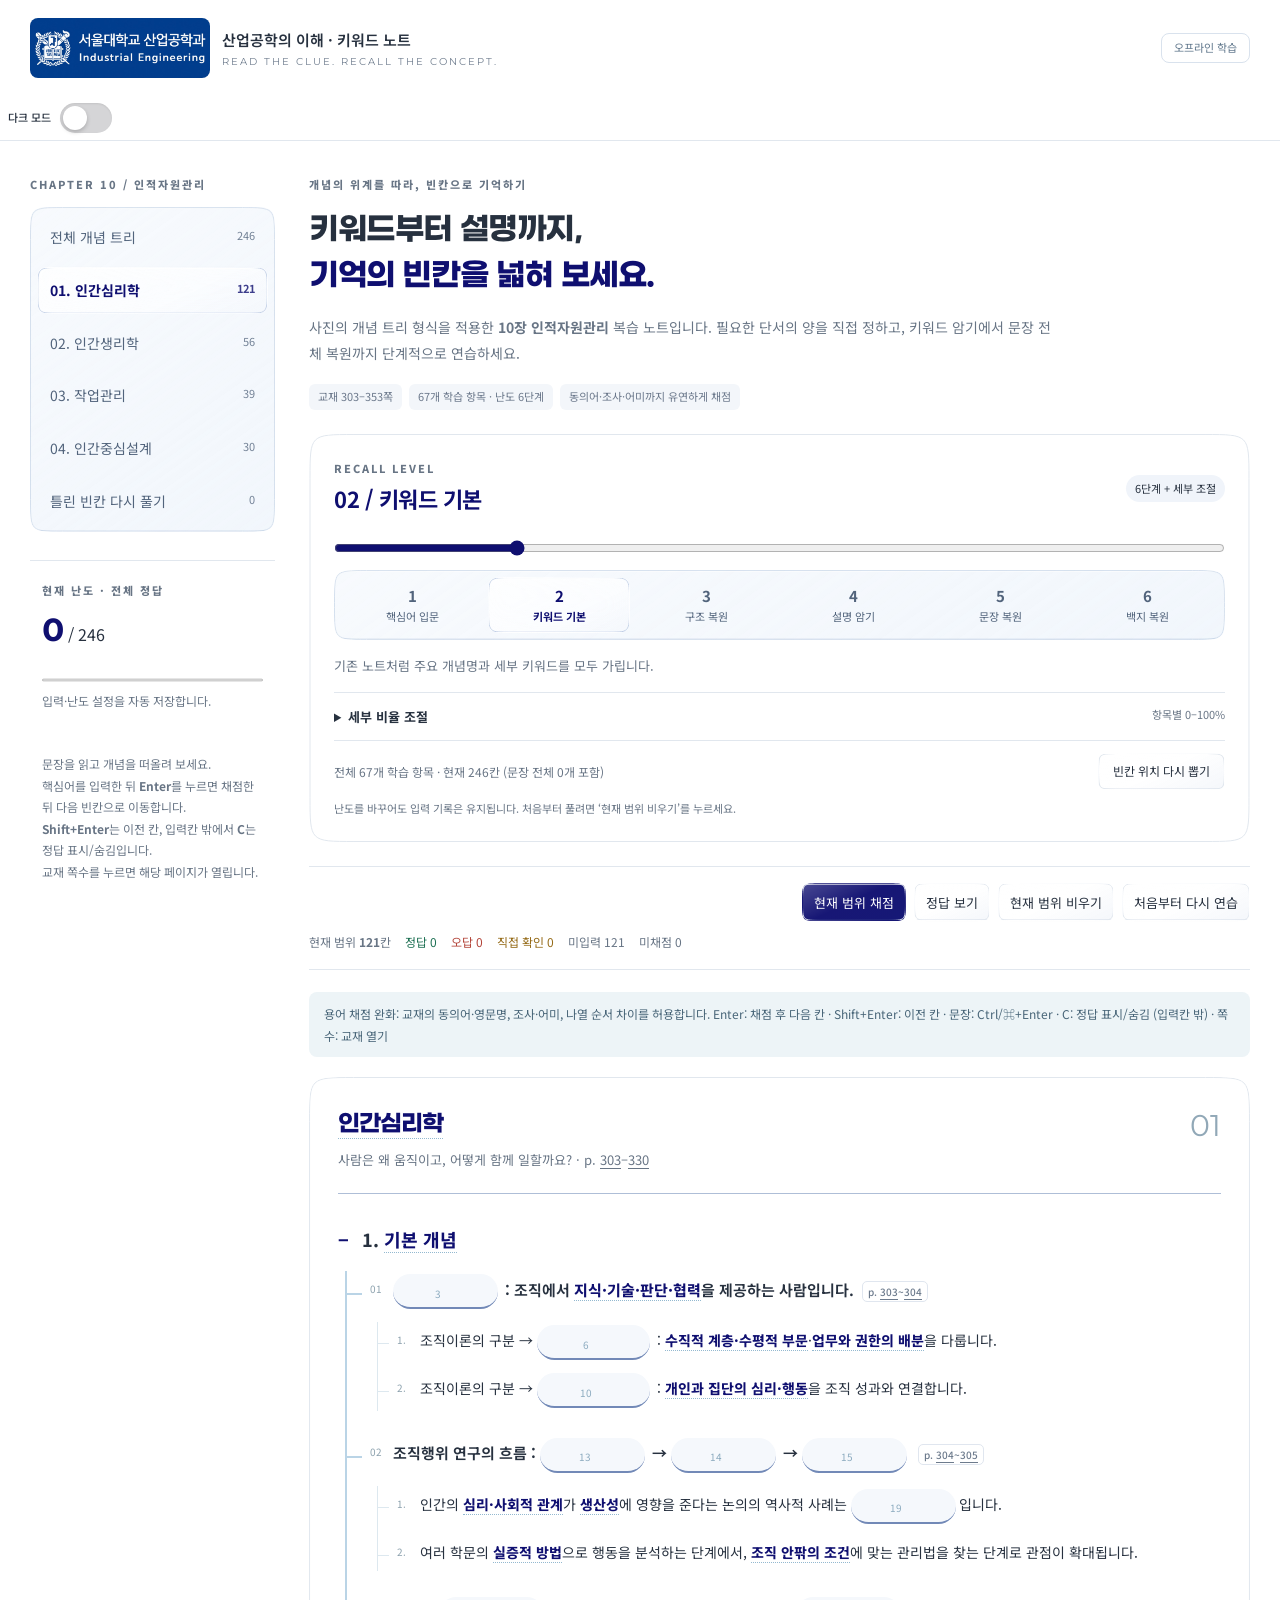
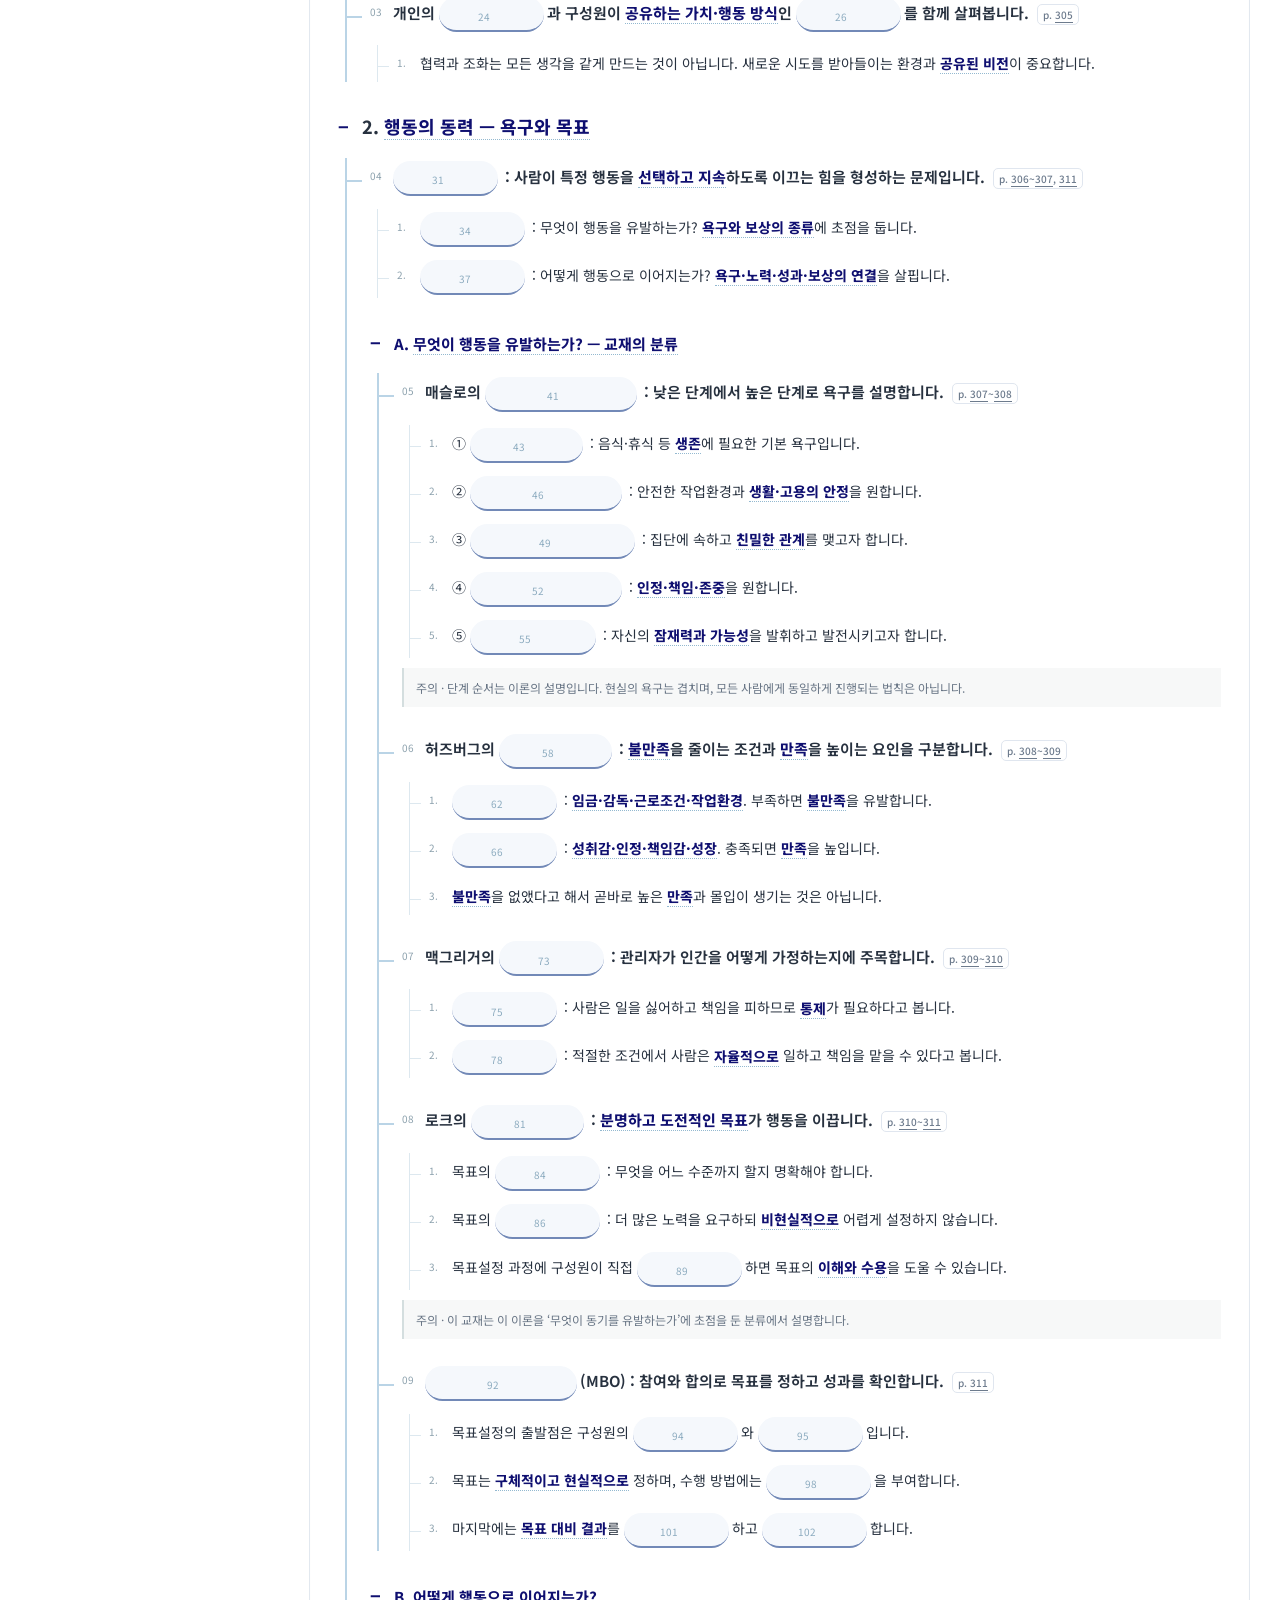
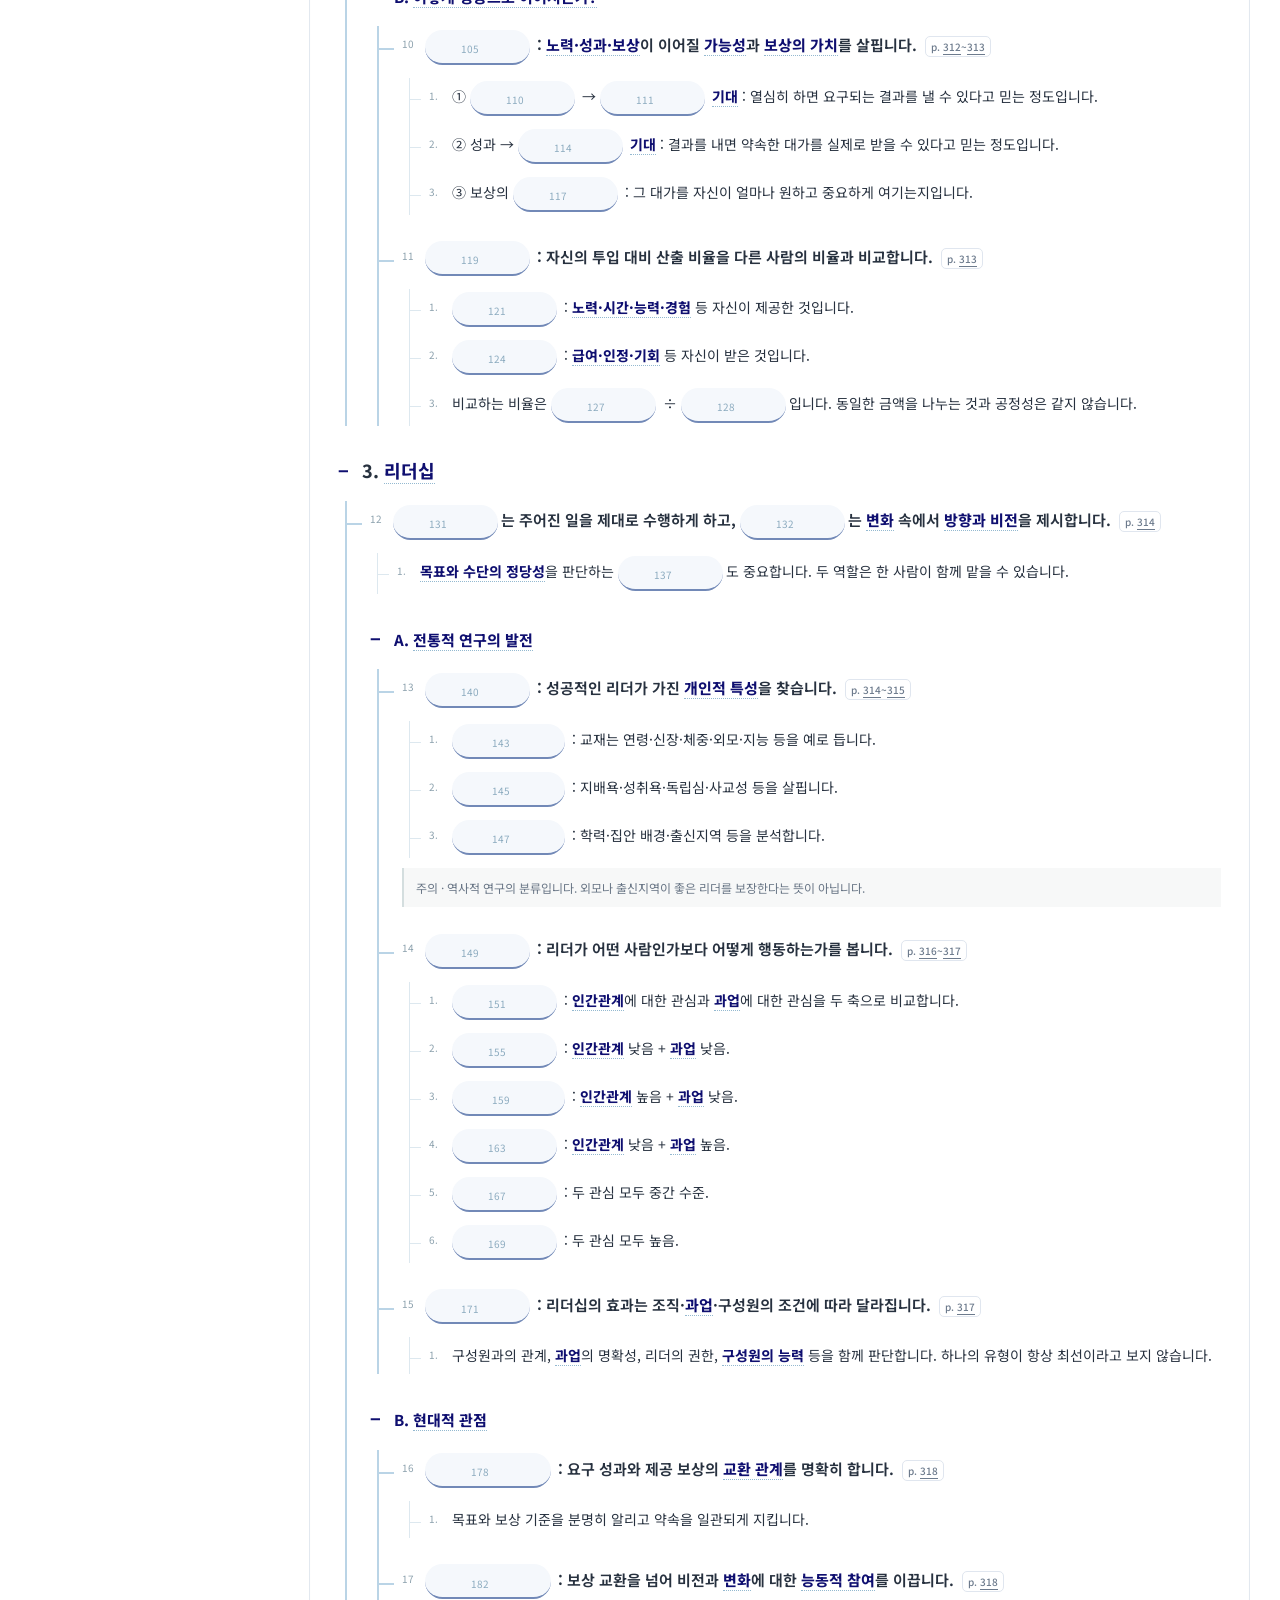
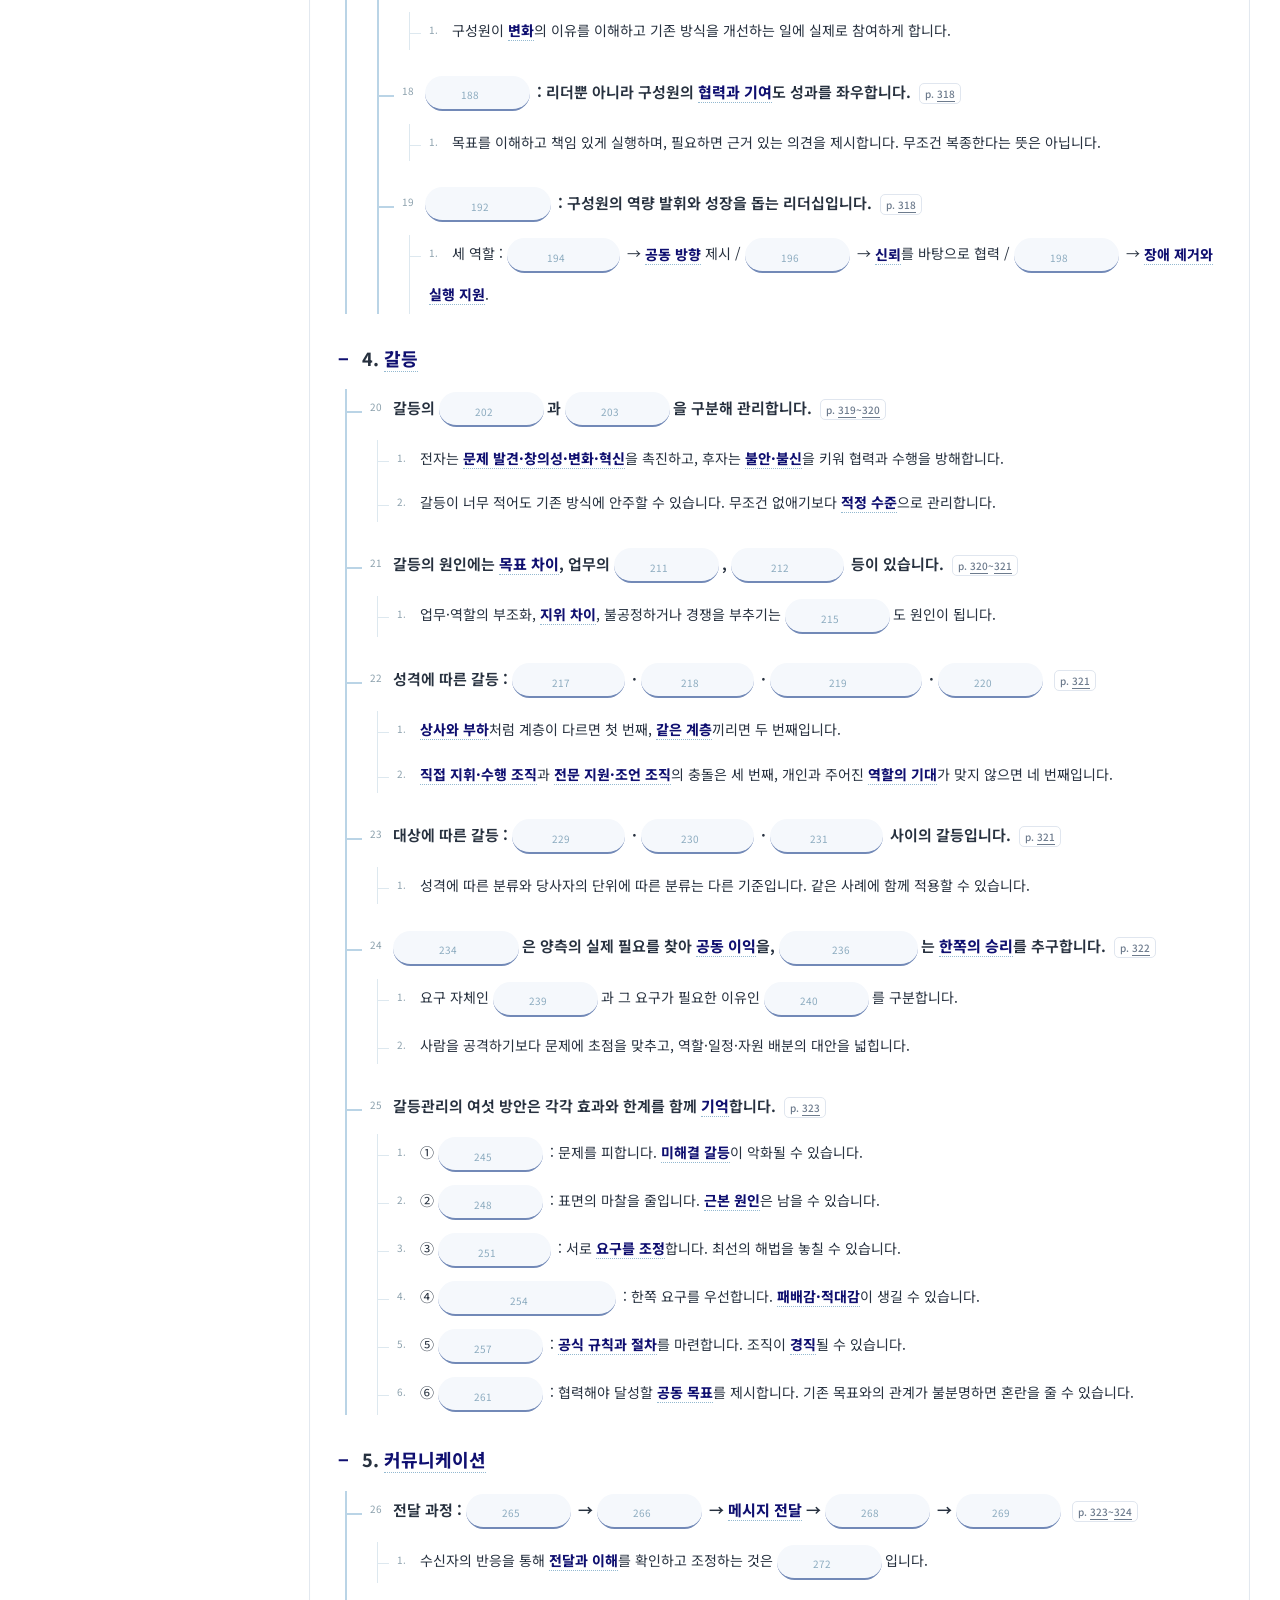
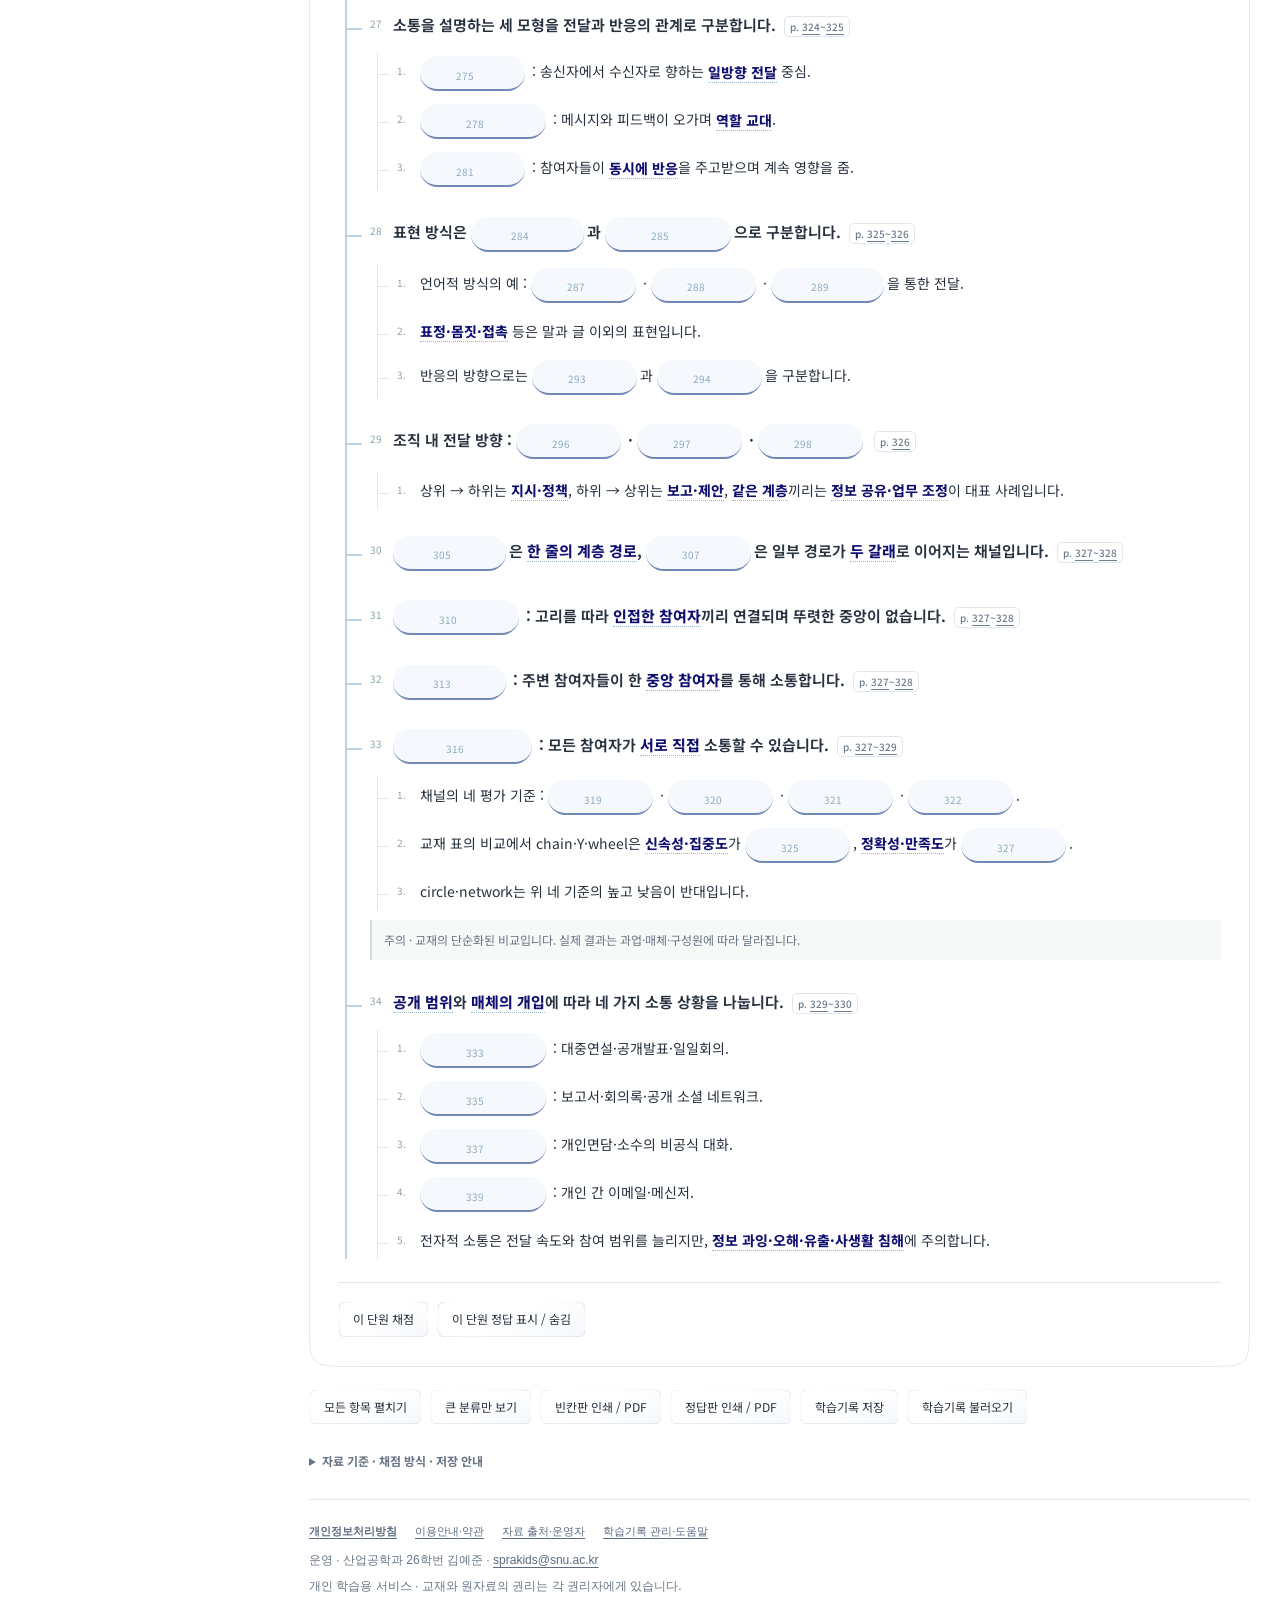
<file: chapter-10.html>
<!doctype html>
<html lang="ko"><head><script src="/campus-theme.js"></script><meta charset="utf-8"><meta name="viewport" content="width=device-width,initial-scale=1"><meta name="theme-color" content="#19398a"><title>10장 키워드 빈칸 노트 · 산업공학의 이해</title>
<style>
:root{--ink:#273c4b;--muted:#647784;--blue:#246e9b;--pale:#e9f3fa;--line:#d8e3eb;--paper:#fff;--bg:#f4f6f5;--good:#1d7053;--bad:#b34439;--warn:#956b18}*{box-sizing:border-box}html{scroll-behavior:smooth}body{margin:0;color:var(--ink);background:var(--bg);font-family:-apple-system,BlinkMacSystemFont,"Apple SD Gothic Neo","Noto Sans KR","Malgun Gothic",sans-serif;font-size:16px;line-height:1.8}button,input,select{font:inherit}button,select{cursor:pointer}button{border:1px solid var(--line);border-radius:9px;background:#fff;padding:9px 14px;color:var(--ink);line-height:1.35}button:hover{border-color:var(--blue);background:#f1f8fd}button:focus-visible,select:focus-visible,summary:focus-visible{outline:3px solid #67a9d1;outline-offset:3px}button.primary{background:var(--blue);color:white;border-color:var(--blue)}button:disabled{opacity:.45;cursor:default}a{color:var(--campus-blue,#0f0f70)}.top{background:#fff;border-bottom:1px solid var(--line)}.top-inner{max-width:1340px;margin:auto;padding:22px 32px;display:flex;align-items:center;justify-content:space-between;gap:20px}.brand{display:flex;align-items:center;gap:12px}.mark{display:grid;place-items:center;background:var(--ink);color:#fff;width:45px;height:45px;border-radius:12px;font-family:Georgia,serif;font-size:23px}.brand-title{font-size:16px;font-weight:750}.brand-sub{font-size:11px;letter-spacing:2px;color:var(--muted)}.offline{font-size:12px;color:var(--good);border:1px solid #cadfd4;padding:4px 12px;border-radius:30px}.layout{max-width:1340px;margin:0 auto;display:grid;grid-template-columns:245px minmax(0,1fr);gap:36px;padding:34px 32px 80px}.side{align-self:start;position:sticky;top:22px}.small-label{font-size:11px;letter-spacing:2px;font-weight:800;color:var(--muted)}.nav{display:flex;flex-direction:column;gap:6px;margin-top:12px}.nav button{text-align:left;background:transparent;border-color:transparent;padding:13px 12px;display:flex;justify-content:space-between;gap:8px;font-size:14px}.nav button.active{background:var(--pale);border-color:#cbdfea;color:var(--campus-blue,#0f0f70);font-weight:750}.nav button .count{font-size:11px;min-width:32px;text-align:right;opacity:.8}.side-progress{margin-top:28px;padding:20px 12px;border-top:1px solid var(--line)}.side-progress strong{font-size:32px;color:var(--campus-blue,#0f0f70);font-variant-numeric:tabular-nums}.side-progress p{margin:3px 0;font-size:12px;color:var(--muted)}progress{width:100%;height:6px;accent-color:var(--blue)}.side-note{font-size:12px;color:var(--muted);margin:18px 12px}.hero{margin:0 0 22px}h1{font-size:36px;line-height:1.3;letter-spacing:-1.5px;margin:9px 0 14px}h1 span{color:var(--campus-blue,#0f0f70)}.hero p{max-width:750px;font-size:15px;color:var(--muted);margin:8px 0}.tags{display:flex;flex-wrap:wrap;gap:7px;margin-top:17px}.tag{font-size:11px;border-radius:6px;background:#e9edec;padding:3px 9px;color:#4b606e}.toolbar{position:sticky;top:0;z-index:10;padding:13px 0 14px;background:var(--bg);border-top:1px solid var(--line);border-bottom:1px solid var(--line);margin-bottom:22px}.controls{display:flex;flex-wrap:wrap;align-items:center;gap:8px}.controls select{height:38px;max-width:100%;border:1px solid var(--line);padding:4px 28px 4px 10px;background:white;border-radius:8px;font-size:13px;color:var(--ink)}.controls button{font-size:13px;padding:8px 11px;min-height:38px}.controls .spacer{flex:1}.resultbar{font-size:12px;display:flex;gap:14px;flex-wrap:wrap;margin-top:10px;color:var(--muted)}.resultbar .ok{color:var(--good)}.resultbar .bad{color:var(--bad)}.resultbar .wait{color:var(--warn)}.sheet{background:white;border:1px solid var(--line);border-radius:14px;box-shadow:0 6px 24px #20374705;margin-bottom:22px;padding:28px 30px 34px}.sheet-head{display:flex;align-items:flex-start;justify-content:space-between;gap:18px;margin-bottom:24px;padding-bottom:20px;border-bottom:2px solid var(--ink)}.sheet-head h2{margin:0;font-size:25px;letter-spacing:-.7px}.sheet-head p{margin:5px 0 0;font-size:13px;color:var(--muted)}.section-number{font-family:Georgia,serif;color:#91a8b7;font-size:30px;line-height:1.3}.group{margin:20px 0}.group>summary{font-size:18px;font-weight:750;cursor:pointer;padding:5px 0;list-style:none;display:flex;gap:10px;align-items:baseline}.group>summary:before{content:'−';color:var(--campus-blue,#0f0f70);font-size:18px;width:14px;flex:none}.group:not([open])>summary:before{content:'+'}.group>summary::-webkit-details-marker{display:none}.group-body{margin:10px 0 0 7px;padding-left:23px;border-left:2px solid #bad4e6}.group .group{margin:14px 0}.group .group>summary{font-size:15px;color:var(--campus-blue,#0f0f70)}.lesson{position:relative;margin:0 0 23px;scroll-margin-top:165px}.lesson:before{content:'';position:absolute;top:22px;left:-24px;width:16px;border-top:2px solid #bad4e6}.lesson-head{font-weight:650;margin:0;line-height:2.5;font-size:15px}.page{font-size:10px;font-weight:500;white-space:nowrap;margin-left:8px;color:var(--muted);border:1px solid var(--line);border-radius:4px;padding:2px 5px}.branches{border-left:1px solid #dde8ef;margin:10px 0 0 7px;padding:0 0 0 19px;list-style:none}.branches>li{position:relative;margin:7px 0;font-size:14px;line-height:2.65}.branches>li:before{content:'';width:12px;border-top:1px solid #dde8ef;position:absolute;top:21px;left:-20px}.gap{display:inline-flex;vertical-align:middle;flex-direction:column;line-height:1.2;max-width:100%;margin:3px 3px 3px 0;position:relative}.entry{position:relative;display:flex;max-width:100%;align-items:center}.entry input{box-sizing:border-box;width:var(--width,150px);max-width:100%;height:35px;padding:2px 24px 2px 8px;border:0;border-bottom:2px solid #6fadd0;background:#f2f8fc;border-radius:4px 4px 0 0;font-size:15px;font-weight:600;color:var(--campus-blue,#0f0f70);text-align:center;outline:none}.entry input:focus{background:#e7f3fc;box-shadow:0 0 0 2px #78b2d480}.entry input::placeholder{color:#8cabbf;font-weight:400;font-size:10px}.entry .signal{position:absolute;right:6px;font-size:12px;font-weight:700;pointer-events:none}.gap.correct input{color:var(--good);border-color:var(--good);background:#f0f9f3}.gap.wrong input{color:var(--bad);border-color:var(--bad);background:#fff4f2}.gap.pending input{border-color:var(--warn)}.gap .answer{display:none;font-size:11px;text-align:center;line-height:1.7;margin-top:3px;color:var(--campus-blue,#0f0f70);max-width:245px;overflow-wrap:anywhere}.gap.revealed .answer{display:block}.plain-answer{color:var(--campus-blue,#0f0f70);font-weight:750;border-bottom:1px dotted #94b9d0}.note{font-size:12px;background:#f7f8f8;color:var(--muted);border-left:2px solid #d4dedf;padding:9px 12px;margin:10px 0;line-height:1.8}.section-tools{display:flex;flex-wrap:wrap;gap:8px;border-top:1px solid var(--line);margin-top:22px;padding-top:18px}.section-tools button{font-size:12px}.footnote{font-size:12px;color:var(--muted);margin-top:25px}.footnote summary{cursor:pointer;font-weight:700}.footnote p{margin:8px 0}.bottom-tools{display:flex;flex-wrap:wrap;gap:8px;margin-top:18px}.bottom-tools button{font-size:12px}.empty{padding:70px 20px;text-align:center;background:white;border:1px solid var(--line);border-radius:14px}.empty h2{font-size:23px}.empty p{color:var(--muted);font-size:14px}.toast{position:fixed;bottom:24px;left:50%;transform:translateX(-50%);background:var(--ink);color:white;max-width:90vw;border-radius:10px;padding:12px 20px;z-index:40;font-size:14px;box-shadow:0 4px 20px #0002}.toast[hidden]{display:none}.help{background:#edf4f7;border-radius:8px;margin-bottom:20px;padding:11px 15px;font-size:12px;color:#486578}.print-only{display:none}.review-flag{font-size:11px;color:var(--bad);font-weight:600;margin-left:6px}.answer-key{display:none}noscript{display:block;padding:30px;color:var(--bad);background:white}
@media(max-width:1000px){.layout{grid-template-columns:195px minmax(0,1fr);gap:22px;padding:25px 20px}.top-inner{padding:18px 20px}.sheet{padding:22px 20px}.group-body{padding-left:18px}.lesson:before{left:-19px;width:11px}.side-progress{padding:15px 8px}.nav button{padding:11px 8px;font-size:13px}}
@media(max-width:760px){.layout{display:block;padding:20px 14px 60px}.side{position:static}.nav{display:flex;flex-direction:row;overflow:auto;gap:5px;margin-top:8px;padding-bottom:8px}.nav button{white-space:nowrap;font-size:12px;border-color:var(--line);padding:9px 12px}.nav .count{display:none}.side-progress,.side-note,.side>.small-label{display:none}.top-inner{padding:14px 16px}.brand-sub{font-size:9px}.offline{font-size:10px;padding:3px 8px}.mark{width:36px;height:36px;font-size:20px}.brand-title{font-size:14px}.hero{margin-top:20px}h1{font-size:29px}.hero p{font-size:13px}.toolbar{position:static;margin-top:20px}.controls{gap:6px}.controls .spacer{display:none}.controls button{font-size:12px}.sheet{padding:20px 14px;border-radius:10px}.sheet-head h2{font-size:22px}.section-number{font-size:25px}.group>summary{font-size:16px}.group-body{margin-left:3px;padding-left:14px}.lesson:before{left:-15px;width:8px}.lesson-head{font-size:14px}.branches{margin-left:2px;padding-left:12px}.branches>li{font-size:13px}.branches>li:before{left:-13px;width:8px}.entry input{font-size:16px;max-width:205px}.page{font-size:9px}.group .group>summary{font-size:14px}}
@media print{@page{size:A4;margin:14mm}body{background:white;color:#111;font-size:11pt;line-height:1.6}.top,.side,.hero,.toolbar,.help,.section-tools,.bottom-tools,.footnote,.toast,.screen-only{display:none!important}.layout{display:block;padding:0;max-width:none}.sheet{border:0;box-shadow:none;border-radius:0;padding:0;margin:0 0 20px;break-before:page}.sheet:first-child{break-before:auto}.sheet-head{margin-bottom:15px;padding-bottom:8px}.sheet-head h2{font-size:20pt}.sheet-head p{font-size:9pt}.group{margin:12px 0}.group>summary{font-size:13pt;list-style:none}.group-body{padding-left:16px}.lesson{break-inside:avoid;margin-bottom:13px}.lesson-head,.branches>li{font-size:10pt;line-height:2}.entry input{height:23px;font-size:10pt;border-radius:0;background:none!important;color:transparent!important;border-bottom:1px solid #333!important;box-shadow:none!important;max-width:180px}.entry input::placeholder{color:transparent}.entry .signal,.gap .answer{display:none!important}.gap{margin:0 2px}.note{font-size:8pt;padding:5px 8px;background:#f6f6f6}.page{border:0}.plain-answer{color:#111;border:0}.print-only{display:block;font-size:9pt;margin-bottom:10px}.answer-key{display:none}.print-key .entry input{display:none}.print-key .gap .answer{display:block!important;color:var(--campus-blue,#0f0f70);font-size:10pt;font-weight:bold;max-width:none;margin:0}.print-key .answer .answer-label{display:none}.print-key .answer-key{display:block}.group>summary:before{display:none}.branches{margin-top:4px}.branches>li{margin:3px 0}}

/* Adjustable recall difficulty */
.sr-only{position:absolute;width:1px;height:1px;padding:0;margin:-1px;overflow:hidden;clip:rect(0,0,0,0);white-space:nowrap;border:0}
.difficulty{background:#fff;border:1px solid var(--line);border-radius:14px;padding:23px 25px;margin:24px 0}
.difficulty-head{display:flex;justify-content:space-between;align-items:center;gap:12px}
.difficulty-head strong{font-size:23px;display:block;color:var(--campus-blue,#0f0f70);letter-spacing:-.5px}.level-badge{font-size:11px;padding:4px 9px;border-radius:20px;background:var(--pale);white-space:nowrap}
.level-range{width:100%;height:28px;accent-color:var(--blue);margin:16px 0 5px;cursor:pointer}
.preset-list{display:grid;grid-template-columns:repeat(6,1fr);gap:5px}.preset-list button{padding:8px 2px;font-size:11px;border-color:transparent;border-radius:7px}.preset-list b{display:block;font-size:15px;margin-bottom:3px}.preset-list .chosen{background:var(--blue);color:#fff}
.level-desc{color:var(--muted);font-size:13px;min-height:24px;margin:14px 0}
.fine{border-top:1px solid var(--line);padding-top:12px}.fine summary{cursor:pointer;font-size:13px;font-weight:700}.fine summary span{float:right;font-size:11px;font-weight:400;color:var(--muted)}
.fine-grid{margin-top:15px}.fine-row{display:grid;grid-template-columns:minmax(135px,1fr) minmax(90px,1.2fr) 74px;align-items:center;gap:15px;margin:15px 0}.fine-row label{font-size:13px}.fine-row small{display:block;color:var(--muted);font-size:11px;line-height:1.5;font-weight:400}.fine-row input[type=range]{width:100%;accent-color:var(--blue);cursor:pointer}.percent{font-size:12px;white-space:nowrap}.percent input{width:55px;border:1px solid var(--line);border-radius:6px;padding:5px;text-align:center;color:var(--campus-blue,#0f0f70);font-size:14px}.fine-note,.retain-note{font-size:11px;color:var(--muted);line-height:1.7}.fine-note{background:#f4f7f9;padding:10px;border-radius:6px}.difficulty-bottom{display:flex;justify-content:space-between;gap:12px;align-items:center;border-top:1px solid var(--line);padding-top:12px;margin-top:12px}.difficulty-bottom span{font-size:12px;color:var(--muted)}.difficulty-bottom button{font-size:12px;white-space:nowrap}.retain-note{margin:9px 0 0}
.row-no{font-size:10px;color:#8ca1ad;display:inline-block;min-width:23px;font-weight:400;vertical-align:top;margin-top:5px}.lesson-head .full-gap{width:calc(100% - 28px)}.full-gap{display:inline-flex;width:calc(100% - 25px);margin-bottom:7px}.full-gap .entry{width:100%}.entry textarea{font:inherit;line-height:1.8;font-size:15px;resize:vertical;min-height:100px;border:1px solid #a5c5d9;border-bottom:2px solid #6fadd0;border-radius:7px;background:#f5f9fc;color:var(--ink);width:100%;padding:10px 28px 10px 12px;outline:none}.entry textarea:focus{box-shadow:0 0 0 2px #78b2d480}.entry textarea::placeholder{font-size:12px;color:#8cabbf}.full-gap .signal{top:12px}.gap.correct textarea{border-color:var(--good);background:#f0f9f3}.gap.wrong textarea{border-color:var(--bad);background:#fff4f2}.gap.review input,.gap.review textarea{border-color:var(--warn);background:#fffaf0}.gap.self-visible .answer{display:block}.gap.full-gap .answer{max-width:none;text-align:left;padding:8px 10px;background:#eef5f9;border-radius:6px;font-size:13px;margin-top:6px}.self-check{display:flex;flex-wrap:wrap;align-items:center;gap:6px;font-weight:400;margin-top:6px;white-space:normal}.self-check>span{font-size:11px;color:var(--muted);width:100%;line-height:1.6}.self-check button{font-size:11px;padding:6px 9px}.group-label{width:calc(100% - 24px)}.group-label .gap{font-weight:400;max-width:calc(100% - 25px)}.group-label .answer{max-width:none;text-align:left}.concealable{display:none}.answers-on .concealable{display:block}.extra-review{font-weight:400;font-size:12px;padding:5px 0}
@media(max-width:760px){.difficulty{padding:16px 13px}.difficulty-head strong{font-size:21px}.level-badge{font-size:10px}.preset-list{gap:3px}.preset-list button{font-size:10px}.fine-row{grid-template-columns:minmax(100px,1fr) minmax(55px,.7fr) 62px;gap:8px}.fine-row label{font-size:12px}.percent input{width:45px;font-size:16px}.difficulty-bottom{flex-wrap:wrap}.entry textarea{font-size:16px;min-height:115px}.group-label .entry input{max-width:100%}.group-body{padding-left:12px}}
@media print{.difficulty,.self-check,.retain-note{display:none!important}.entry textarea{color:transparent!important;background:none!important;box-shadow:none!important;min-height:65px;font-size:10pt;border:1px solid #bbb}.entry textarea::placeholder{color:transparent}.full-gap .answer{display:none!important}.print-key .entry textarea{display:none}.print-key .full-gap .answer{display:block!important;background:none}.print-key .concealable{display:block}.gap.self-visible .answer{display:none!important}.print-key .gap.self-visible .answer{display:block!important}.row-no{font-size:8pt}}

.page a,.source-page a{color:inherit;text-decoration:underline;text-underline-offset:3px}.page a:hover,.source-page a:hover{color:var(--campus-blue,#0f0f70)}.page a:focus-visible,.source-page a:focus-visible{outline:2px solid #246e9b;outline-offset:3px}
</style><link rel="stylesheet" href="/site-info.css"><script defer src="/site-info.js"></script><link rel="stylesheet" href="/campus.css"><link rel="stylesheet" href="/campus-effects.css"><script defer src="/campus-effects.js"></script><script defer src="/campus-navigation.js"></script><link rel="stylesheet" href="/campus-theme.css"><script defer src="/campus-curves.js"></script></head><body class="campus-note">
<header class="top"><div class="top-inner"><div class="brand"><a class="campus-logo-link" href="/" aria-label="메인 화면으로 이동"><span class="campus-logo-art"><img class="campus-brand-logo" src="/assets/snu-ie-logo.jpg" width="210" height="70" alt="서울대학교 산업공학과"><img class="campus-brand-logo campus-logo-dark" src="/assets/snu-ie-logo-dark.png" width="210" height="70" alt="" aria-hidden="true"></span></a><div><div class="brand-title">산업공학의 이해 · 키워드 노트</div><div class="brand-sub">READ THE CLUE. RECALL THE CONCEPT.</div></div></div><span class="offline">오프라인 학습</span></div><button type="button" class="theme-toggle" role="switch" aria-checked="false" aria-label="다크 모드" data-theme-toggle title="다크 모드로 전환"><span class="theme-label" aria-hidden="true">다크 모드</span><span class="theme-track" aria-hidden="true"><span class="theme-knob"></span></span></button></header>
<div class="layout"><aside class="side"><div class="small-label">CHAPTER 10 / 인적자원관리</div><nav class="nav" id="nav" aria-label="단원 선택"></nav><div class="side-progress"><div class="small-label">현재 난도 · 전체 정답</div><strong id="totalCorrect">0</strong><span id="totalCount"></span><progress id="progress" value="0" max="100" aria-label="전체 정답 비율"></progress><p id="saveStatus">이 브라우저에 입력 내용을 저장합니다.</p></div><p class="side-note">문장을 읽고 개념을 떠올려 보세요.<br>핵심어를 입력한 뒤 <b>Enter</b>를 누르면 채점한 뒤 다음 빈칸으로 이동합니다.<br><b>Shift+Enter</b>는 이전 칸, 입력칸 밖에서 <b>C</b>는 정답 표시/숨김입니다.<br>교재 쪽수를 누르면 해당 페이지가 열립니다.</p></aside>
<main><div class="hero"><div class="small-label">개념의 위계를 따라, 빈칸으로 기억하기</div><h1>키워드부터 설명까지,<br><span>기억의 빈칸을 넓혀 보세요.</span></h1><p>사진의 개념 트리 형식을 적용한 <b>10장 인적자원관리</b> 복습 노트입니다. 필요한 단서의 양을 직접 정하고, 키워드 암기에서 문장 전체 복원까지 단계적으로 연습하세요.</p><div class="tags"><span class="tag">교재 303–353쪽</span><span class="tag" id="countTag"></span><span class="tag">동의어·조사·어미까지 유연하게 채점</span></div></div>
<section class="difficulty" aria-label="빈칸 난도 설정">
<div class="difficulty-head"><div><div class="small-label">RECALL LEVEL</div><strong id="levelName">02 / 키워드 기본</strong></div><span class="level-badge">6단계 + 세부 조절</span></div>
<label class="sr-only" for="level">빈칸 난도</label><input id="level" class="level-range" type="range" min="1" max="6" step="1" value="2">
<div class="preset-list"><button data-preset="1" aria-pressed="false"><b>1</b><span>핵심어 입문</span></button><button data-preset="2" aria-pressed="true"><b>2</b><span>키워드 기본</span></button><button data-preset="3" aria-pressed="false"><b>3</b><span>구조 복원</span></button><button data-preset="4" aria-pressed="false"><b>4</b><span>설명 암기</span></button><button data-preset="5" aria-pressed="false"><b>5</b><span>문장 복원</span></button><button data-preset="6" aria-pressed="false"><b>6</b><span>백지 복원</span></button></div>
<p id="levelDesc" class="level-desc"></p>
<details class="fine"><summary>세부 비율 조절 <span>항목별 0–100%</span></summary><div class="fine-grid"><div class="fine-row"><label for="pct-core"><b>주요 개념명</b><small>각 항목의 대표 개념과 명칭</small></label><input id="pct-core" type="range" min="0" max="100" step="1" value="0"><div class="percent"><input id="num-core" type="number" min="0" max="100" step="1" value="0" aria-label="주요 개념명 비율">%</div></div><div class="fine-row"><label for="pct-detail"><b>세부 유형·키워드</b><small>세부 유형·순서·공식의 키워드</small></label><input id="pct-detail" type="range" min="0" max="100" step="1" value="0"><div class="percent"><input id="num-detail" type="number" min="0" max="100" step="1" value="0" aria-label="세부 유형·키워드 비율">%</div></div><div class="fine-row"><label for="pct-explain"><b>설명 속 핵심어</b><small>뜻·조건·구분 기준의 핵심 표현</small></label><input id="pct-explain" type="range" min="0" max="100" step="1" value="0"><div class="percent"><input id="num-explain" type="number" min="0" max="100" step="1" value="0" aria-label="설명 속 핵심어 비율">%</div></div><div class="fine-row"><label for="pct-heading"><b>대분류·소제목</b><small>큰 분류 및 하위 분류의 제목</small></label><input id="pct-heading" type="range" min="0" max="100" step="1" value="0"><div class="percent"><input id="num-heading" type="number" min="0" max="100" step="1" value="0" aria-label="대분류·소제목 비율">%</div></div><div class="fine-row"><label for="pct-sentence"><b>문장 전체 복원</b><small>선택된 문장은 통째로 가립니다</small></label><input id="pct-sentence" type="range" min="0" max="100" step="1" value="0"><div class="percent"><input id="num-sentence" type="number" min="0" max="100" step="1" value="0" aria-label="문장 전체 복원 비율">%</div></div></div><p class="fine-note">비율은 항목별 후보에서 적용합니다. 문장 전체 복원을 선택하면 해당 문장의 개별 빈칸을 하나의 긴 답안으로 바꿉니다. 따라서 난도가 높아져도 칸 수는 줄 수 있습니다. 모든 비율이 0%이면 읽기 모드가 됩니다.</p></details>
<div class="difficulty-bottom"><span id="density" aria-live="polite"></span><button id="reroll">빈칸 위치 다시 뽑기</button></div>
<p class="retain-note">난도를 바꾸어도 입력 기록은 유지됩니다. 처음부터 풀려면 ‘현재 범위 비우기’를 누르세요.</p></section>
<div class="toolbar"><div class="controls"><span class="spacer"></span><button class="primary" id="grade">현재 범위 채점</button><button id="reveal">정답 보기</button><button id="reset">현재 범위 비우기</button><button id="restart" title="모든 단원·난도의 답안과 채점 기록 초기화">처음부터 다시 연습</button></div><div class="resultbar" aria-live="polite" id="stats"></div></div>
<div id="resetPanel" class="help" role="alertdialog" aria-labelledby="resetTitle" aria-describedby="resetMessage" hidden><strong id="resetTitle">학습기록 초기화</strong><p id="resetMessage"></p><div class="controls"><button id="resetCancel" type="button">취소 · 기록 유지</button><button id="resetConfirm" type="button" class="primary">확인 · 전체 기록 지우기</button></div></div>
<div class="help" id="help">정답이 보이지 않는 상태에서 입력해 보세요. Enter: 다음 칸 · Shift+Enter: 이전 칸 · C: 정답 표시/숨김 (입력칸 밖) · 쪽수: 교재 열기</div>
<div class="print-only">산업공학의 이해 · 10장 인적자원관리 / 키워드 빈칸 노트 <span class="answer-key">— 정답판</span></div><div id="content"></div>
<div class="bottom-tools"><button id="expand">모든 항목 펼치기</button><button id="collapse">큰 분류만 보기</button><button id="printBlank">빈칸판 인쇄 / PDF</button><button id="printKey">정답판 인쇄 / PDF</button><button id="export">학습기록 저장</button><button id="import">학습기록 불러오기</button><input type="file" id="importFile" accept="application/json,.json" hidden></div>
<details class="footnote"><summary>자료 기준 · 채점 방식 · 저장 안내</summary><p>내용: 사용자 제공 『산업경영공학 시스템 접근』 제10장 인적자원관리 303–353쪽과, 이를 바탕으로 작성한 기존 10장 학습 자료. 형식: 사용자 제공 7장 손글씨 개념 트리 사진. 사진의 7장 내용을 10장 내용으로 바꿔 구성했습니다. 교재 문장을 그대로 복제한 문항집이 아니라 학습용으로 재구성한 노트이며, 실제 시험 범위를 보장하지 않습니다.</p><p>키워드는 등록된 정답·대체 표현과 교재에서 확인한 영문명을 비교하며, 일반적인 조사·서술 어미와 나열 순서 차이를 허용합니다. 예: 공정성이론 / equity theory, 표준시간 / ST, 상호작용 모형 / 상호 모형. 의미가 다른 용어, 부정문, 수치·수식이 달라진 답을 비슷하다는 이유로 정답 처리하지 않습니다. 문장 전체와 긴 소제목은 등록 답안과 일치하지 않을 때 오답으로 단정하지 않습니다. 모범답안을 읽고 의미를 비교한 뒤 직접 정답 또는 재학습으로 표시하세요. 띄어쓰기·영문 대소문자·일부 문장부호는 무시하지만 의미를 AI로 판단하지는 않습니다. 타당한 다른 표현이 오답으로 표시되면 정답판과 교재 쪽수를 확인하세요. 정답을 보고 입력한 답도 채점되므로 점수는 숙달도를 보장하지 않습니다.</p><p>교재 분류에 따라 목표설정이론은 내용이론에 넣었습니다. 갈등관리에는 ‘제도화’를 포함하며, 표준시간의 여유율은 정상시간을 기준으로 합니다. 역사적 이론과 단순화된 표의 일반화 한계는 해당 항목에 적었습니다.</p><p>입력과 채점 기록은 가능할 때 현재 브라우저에 저장됩니다. 파일을 옮기거나 다른 브라우저에서 열면 기록이 이어지지 않을 수 있습니다. ‘학습기록 저장’으로 JSON을 내려받은 뒤 ‘불러오기’로 복원할 수 있습니다. 외부 서버로 데이터를 보내지 않습니다. iPad의 파일 미리보기가 아닌 JavaScript 실행을 지원하는 브라우저·HTML 뷰어에서 사용하세요. 외부 출처·외부 리소스 미사용.</p></details>
<div class="policy-footer"><nav aria-label="사이트 안내" data-policy-links><a href="/privacy.html" target="_top" class="privacy-link">개인정보처리방침</a><a href="/terms.html" target="_top">이용안내·약관</a><a href="/about.html" target="_top">자료 출처·운영자</a><a href="/help.html" target="_top">학습기록 관리·도움말</a></nav><p class="operator">운영 · 산업공학과 26학번 김예준 · <a href="mailto:sprakids@snu.ac.kr">sprakids@snu.ac.kr</a></p><p>개인 학습용 서비스 · 교재와 원자료의 권리는 각 권리자에게 있습니다.</p></div></main></div><div id="toast" class="toast" role="status" hidden></div><noscript>이 HTML의 빈칸 채점 기능에는 JavaScript가 필요합니다. 파일 미리보기 대신 JavaScript를 실행할 수 있는 브라우저 또는 HTML 뷰어로 열어 주세요.</noscript>
<script id="content-data" type="application/json">[{"id":"psych","title":"인간심리학","page":"303–330","subtitle":"사람은 왜 움직이고, 어떻게 함께 일할까요?","children":[{"title":"1. 기본 개념","children":[{"id":"psych-human-resources","head":"[[인적자원]] : 조직에서 지식·기술·판단·협력을 제공하는 사람입니다.","lines":["조직이론의 구분 → [[조직구조이론]] : 수직적 계층·수평적 부문·업무와 권한의 배분을 다룹니다.","조직이론의 구분 → [[조직행위이론]] : 개인과 집단의 심리·행동을 조직 성과와 연결합니다."],"note":"","page":"303~304"},{"id":"psych-behavior-history","head":"조직행위 연구의 흐름 : [[인간관계론]] → [[행동과학]] → [[상황이론]]","lines":["인간의 심리·사회적 관계가 생산성에 영향을 준다는 논의의 역사적 사례는 [[호손 실험|호손공장실험|호손공장의실험|호손효과실험]]입니다.","여러 학문의 실증적 방법으로 행동을 분석하는 단계에서, 조직 안팎의 조건에 맞는 관리법을 찾는 단계로 관점이 확대됩니다."],"note":"","page":"304~305"},{"id":"psych-creativity-culture","head":"개인의 [[창의성]]과 구성원이 공유하는 가치·행동 방식인 [[조직문화]]를 함께 살펴봅니다.","lines":["협력과 조화는 모든 생각을 같게 만드는 것이 아닙니다. 새로운 시도를 받아들이는 환경과 공유된 비전이 중요합니다."],"note":"","page":"305"}]},{"title":"2. 행동의 동력 — 욕구와 목표","children":[{"id":"psych-motivation-basics","head":"[[동기부여]] : 사람이 특정 행동을 선택하고 지속하도록 이끄는 힘을 형성하는 문제입니다.","lines":["[[내용이론]] : 무엇이 행동을 유발하는가? 욕구와 보상의 종류에 초점을 둡니다.","[[과정이론]] : 어떻게 행동으로 이어지는가? 욕구·노력·성과·보상의 연결을 살핍니다."],"note":"","page":"306~307, 311"},{"title":"A. 무엇이 행동을 유발하는가? — 교재의 분류","children":[{"id":"psych-maslow","head":"매슬로의 [[욕구 5단계 이론|욕구단계이론|욕구5단계설|욕구5단계]] : 낮은 단계에서 높은 단계로 욕구를 설명합니다.","lines":["① [[생리적 욕구|생리적욕구]] : 음식·휴식 등 생존에 필요한 기본 욕구입니다.","② [[안전과 안정 욕구|안전욕구|안전의욕구|안전및안정욕구]] : 안전한 작업환경과 생활·고용의 안정을 원합니다.","③ [[사회적 소속감 욕구|사회적욕구|소속감욕구|소속의욕구]] : 집단에 속하고 친밀한 관계를 맺고자 합니다.","④ [[인정과 존경 욕구|존경욕구|존중욕구|인정욕구]] : 인정·책임·존중을 원합니다.","⑤ [[자아실현 욕구|자아실현의욕구]] : 자신의 잠재력과 가능성을 발휘하고 발전시키고자 합니다."],"note":"단계 순서는 이론의 설명입니다. 현실의 욕구는 겹치며, 모든 사람에게 동일하게 진행되는 법칙은 아닙니다.","page":"307~308"},{"id":"psych-herzberg","head":"허즈버그의 [[2요인 이론|이요인이론|2요인설|이요인설]] : 불만족을 줄이는 조건과 만족을 높이는 요인을 구분합니다.","lines":["[[위생요인|위생요소]] : 임금·감독·근로조건·작업환경. 부족하면 불만족을 유발합니다.","[[동기요인|동기부여요인]] : 성취감·인정·책임감·성장. 충족되면 만족을 높입니다.","불만족을 없앴다고 해서 곧바로 높은 만족과 몰입이 생기는 것은 아닙니다."],"note":"","page":"308~309"},{"id":"psych-mcgregor","head":"맥그리거의 [[X-Y이론|XY이론|X이론과Y이론]] : 관리자가 인간을 어떻게 가정하는지에 주목합니다.","lines":["[[X이론]] : 사람은 일을 싫어하고 책임을 피하므로 통제가 필요하다고 봅니다.","[[Y이론]] : 적절한 조건에서 사람은 자율적으로 일하고 책임을 맡을 수 있다고 봅니다."],"note":"","page":"309~310"},{"id":"psych-goal-setting","head":"로크의 [[목표설정이론|목표설정이론]] : 분명하고 도전적인 목표가 행동을 이끕니다.","lines":["목표의 [[구체성]] : 무엇을 어느 수준까지 할지 명확해야 합니다.","목표의 [[도전성]] : 더 많은 노력을 요구하되 비현실적으로 어렵게 설정하지 않습니다.","목표설정 과정에 구성원이 직접 [[참여]]하면 목표의 이해와 수용을 도울 수 있습니다."],"note":"이 교재는 이 이론을 ‘무엇이 동기를 유발하는가’에 초점을 둔 분류에서 설명합니다.","page":"310~311"},{"id":"psych-mbo","head":"[[목표에 의한 관리|목표관리|MBO|목표관리법]](MBO) : 참여와 합의로 목표를 정하고 성과를 확인합니다.","lines":["목표설정의 출발점은 구성원의 [[참여]]와 [[합의]]입니다.","목표는 구체적이고 현실적으로 정하며, 수행 방법에는 [[자율성|자율]]을 부여합니다.","마지막에는 목표 대비 결과를 [[평가|성과평가]]하고 [[피드백]]합니다."],"note":"","page":"311"}]},{"title":"B. 어떻게 행동으로 이어지는가?","children":[{"id":"psych-expectancy","head":"[[기대이론]] : 노력·성과·보상이 이어질 가능성과 보상의 가치를 살핍니다.","lines":["① [[노력]] → [[성과]] 기대 : 열심히 하면 요구되는 결과를 낼 수 있다고 믿는 정도입니다.","② 성과 → [[보상]] 기대 : 결과를 내면 약속한 대가를 실제로 받을 수 있다고 믿는 정도입니다.","③ 보상의 [[가치|유인가]] : 그 대가를 자신이 얼마나 원하고 중요하게 여기는지입니다."],"note":"","page":"312~313"},{"id":"psych-equity","head":"[[공정성이론|공정이론]] : 자신의 투입 대비 산출 비율을 다른 사람의 비율과 비교합니다.","lines":["[[투입|Input]] : 노력·시간·능력·경험 등 자신이 제공한 것입니다.","[[산출|Output]] : 급여·인정·기회 등 자신이 받은 것입니다.","비교하는 비율은 [[산출|Output]] ÷ [[투입|Input]]입니다. 동일한 금액을 나누는 것과 공정성은 같지 않습니다."],"note":"","page":"313"}]}]},{"title":"3. 리더십","children":[{"id":"psych-leader-manager","head":"[[관리자]]는 주어진 일을 제대로 수행하게 하고, [[리더]]는 변화 속에서 방향과 비전을 제시합니다.","lines":["목표와 수단의 정당성을 판단하는 [[윤리|윤리의식]]도 중요합니다. 두 역할은 한 사람이 함께 맡을 수 있습니다."],"note":"","page":"314"},{"title":"A. 전통적 연구의 발전","children":[{"id":"psych-leadership-traits","head":"[[특성이론]] : 성공적인 리더가 가진 개인적 특성을 찾습니다.","lines":["[[신체적 특성]] : 교재는 연령·신장·체중·외모·지능 등을 예로 듭니다.","[[성격적 특성]] : 지배욕·성취욕·독립심·사교성 등을 살핍니다.","[[사회적 특성]] : 학력·집안 배경·출신지역 등을 분석합니다."],"note":"역사적 연구의 분류입니다. 외모나 출신지역이 좋은 리더를 보장한다는 뜻이 아닙니다.","page":"314~315"},{"id":"psych-leadership-behavior","head":"[[행위이론|행동이론]] : 리더가 어떤 사람인가보다 어떻게 행동하는가를 봅니다.","lines":["[[관리자격자|관리자격자모형|관리격자|관리격자모형]] : 인간관계에 대한 관심과 과업에 대한 관심을 두 축으로 비교합니다.","[[무능력형|무관심형]] : 인간관계 낮음 + 과업 낮음.","[[컨트리클럽형|컨트리클럽]] : 인간관계 높음 + 과업 낮음.","[[과업형|과업중심형]] : 인간관계 낮음 + 과업 높음.","[[중간형|중도형]] : 두 관심 모두 중간 수준.","[[이상형|팀형]] : 두 관심 모두 높음."],"note":"","page":"316~317"},{"id":"psych-leadership-contingency","head":"[[상황이론]] : 리더십의 효과는 조직·과업·구성원의 조건에 따라 달라집니다.","lines":["구성원과의 관계, 과업의 명확성, 리더의 권한, 구성원의 능력 등을 함께 판단합니다. 하나의 유형이 항상 최선이라고 보지 않습니다."],"note":"","page":"317"}]},{"title":"B. 현대적 관점","children":[{"id":"psych-transactional-leadership","head":"[[거래적 리더십|거래형리더십]] : 요구 성과와 제공 보상의 교환 관계를 명확히 합니다.","lines":["목표와 보상 기준을 분명히 알리고 약속을 일관되게 지킵니다."],"note":"","page":"318"},{"id":"psych-transformational-leadership","head":"[[변혁적 리더십|변혁형리더십]] : 보상 교환을 넘어 비전과 변화에 대한 능동적 참여를 이끕니다.","lines":["구성원이 변화의 이유를 이해하고 기존 방식을 개선하는 일에 실제로 참여하게 합니다."],"note":"","page":"318"},{"id":"psych-followership","head":"[[팔로워십|팔로어십|followership]] : 리더뿐 아니라 구성원의 협력과 기여도 성과를 좌우합니다.","lines":["목표를 이해하고 책임 있게 실행하며, 필요하면 근거 있는 의견을 제시합니다. 무조건 복종한다는 뜻은 아닙니다."],"note":"","page":"318"},{"id":"psych-servant-leadership","head":"[[서번트 리더십|봉사자리더십|섬김의리더십]] : 구성원의 역량 발휘와 성장을 돕는 리더십입니다.","lines":["세 역할 : [[비전 제시자]] → 공동 방향 제시 / [[파트너]] → 신뢰를 바탕으로 협력 / [[조력자]] → 장애 제거와 실행 지원."],"note":"","page":"318"}]}]},{"title":"4. 갈등","children":[{"id":"conflict-function","head":"갈등의 [[순기능]]과 [[역기능]]을 구분해 관리합니다.","lines":["전자는 문제 발견·창의성·변화·혁신을 촉진하고, 후자는 불안·불신을 키워 협력과 수행을 방해합니다.","갈등이 너무 적어도 기존 방식에 안주할 수 있습니다. 무조건 없애기보다 적정 수준으로 관리합니다."],"note":"","page":"319~320"},{"id":"conflict-causes","head":"갈등의 원인에는 목표 차이, 업무의 [[상호의존성]], [[희소한 자원|자원의희소성]] 등이 있습니다.","lines":["업무·역할의 부조화, 지위 차이, 불공정하거나 경쟁을 부추기는 [[보상체계]]도 원인이 됩니다."],"note":"","page":"320~321"},{"id":"conflict-nature","head":"성격에 따른 갈등 : [[수직적 갈등|수직갈등]] · [[수평적 갈등|수평갈등]] · [[라인-스태프 갈등|라인스탭갈등]] · [[역할 갈등]]","lines":["상사와 부하처럼 계층이 다르면 첫 번째, 같은 계층끼리면 두 번째입니다.","직접 지휘·수행 조직과 전문 지원·조언 조직의 충돌은 세 번째, 개인과 주어진 역할의 기대가 맞지 않으면 네 번째입니다."],"note":"","page":"321"},{"id":"conflict-targets","head":"대상에 따른 갈등 : [[개인과 개인|개인-개인|개인간]] · [[개인과 집단|개인-집단]] · [[집단과 집단|집단-집단|집단간]] 사이의 갈등입니다.","lines":["성격에 따른 분류와 당사자의 단위에 따른 분류는 다른 기준입니다. 같은 사례에 함께 적용할 수 있습니다."],"note":"","page":"321"},{"id":"conflict-strategies","head":"[[Win-Win|윈윈|상생]]은 양측의 실제 필요를 찾아 공동 이익을, [[Win-Lose|윈루즈]]는 한쪽의 승리를 추구합니다.","lines":["요구 자체인 [[입장]]과 그 요구가 필요한 이유인 [[이해|이해관계]]를 구분합니다.","사람을 공격하기보다 문제에 초점을 맞추고, 역할·일정·자원 배분의 대안을 넓힙니다."],"note":"","page":"322"},{"id":"conflict-management","head":"갈등관리의 여섯 방안은 각각 효과와 한계를 함께 기억합니다.","lines":["① [[외면·무시|외면|무시|회피|avoidance]] : 문제를 피합니다. 미해결 갈등이 악화될 수 있습니다.","② [[축소|smoothing]] : 표면의 마찰을 줄입니다. 근본 원인은 남을 수 있습니다.","③ [[양보와 협상|양보협상|타협|compromising]] : 서로 요구를 조정합니다. 최선의 해법을 놓칠 수 있습니다.","④ [[한쪽 강조·한쪽 무시|한쪽강조한쪽무시|강요|forcing]] : 한쪽 요구를 우선합니다. 패배감·적대감이 생길 수 있습니다.","⑤ [[제도화|formalizing]] : 공식 규칙과 절차를 마련합니다. 조직이 경직될 수 있습니다.","⑥ [[상위목표|상위목표설정|superordinategoal]] : 협력해야 달성할 공동 목표를 제시합니다. 기존 목표와의 관계가 불분명하면 혼란을 줄 수 있습니다."],"note":"","page":"323"}]},{"title":"5. 커뮤니케이션","children":[{"id":"communication-process","head":"전달 과정 : [[송신자]] → [[기호화|부호화|coding|encoding]] → 메시지 전달 → [[해독|decoding]] → [[수신자]]","lines":["수신자의 반응을 통해 전달과 이해를 확인하고 조정하는 것은 [[피드백|되먹임]]입니다."],"note":"","page":"323~324"},{"id":"communication-models","head":"소통을 설명하는 세 모형을 전달과 반응의 관계로 구분합니다.","lines":["[[선형 모형|선형모델|linear]] : 송신자에서 수신자로 향하는 일방향 전달 중심.","[[상호작용 모형|상호작용모델|interactive]] : 메시지와 피드백이 오가며 역할 교대.","[[교류 모형|교류모델|transactional]] : 참여자들이 동시에 반응을 주고받으며 계속 영향을 줌."],"note":"","page":"324~325"},{"id":"communication-methods","head":"표현 방식은 [[언어적 방식|언어적커뮤니케이션|언어적]]과 [[비언어적 방식|비언어적커뮤니케이션|비언어적]]으로 구분합니다.","lines":["언어적 방식의 예 : [[구두]] · [[문서]] · [[전자적 방식|전자적|전자]]을 통한 전달.","표정·몸짓·접촉 등은 말과 글 이외의 표현입니다.","반응의 방향으로는 [[일방향|일방적]]과 [[양방향|쌍방향]]을 구분합니다."],"note":"","page":"325~326"},{"id":"communication-directions","head":"조직 내 전달 방향 : [[하향식|하향|downward]] · [[상향식|상향|upward]] · [[수평식|수평|horizontal]]","lines":["상위 → 하위는 지시·정책, 하위 → 상위는 보고·제안, 같은 계층끼리는 정보 공유·업무 조정이 대표 사례입니다."],"note":"","page":"326"},{"id":"communication-chain-y","head":"[[chain형|chain|체인형|사슬형]]은 한 줄의 계층 경로, [[Y형|Y]]은 일부 경로가 두 갈래로 이어지는 채널입니다.","lines":[],"note":"","page":"327~328"},{"id":"communication-circle","head":"[[circle형|circle|원형|고리형|서클형]] : 고리를 따라 인접한 참여자끼리 연결되며 뚜렷한 중앙이 없습니다.","lines":[],"note":"","page":"327~328"},{"id":"communication-wheel","head":"[[wheel형|wheel|바퀴형|수레바퀴형|휠형]] : 주변 참여자들이 한 중앙 참여자를 통해 소통합니다.","lines":[],"note":"","page":"327~328"},{"id":"communication-network","head":"[[network형|network|네트워크형|완전연결형|전원연결형]] : 모든 참여자가 서로 직접 소통할 수 있습니다.","lines":["채널의 네 평가 기준 : [[신속성]] · [[정확성]] · [[집중도]] · [[만족도]].","교재 표의 비교에서 chain·Y·wheel은 신속성·집중도가 [[높고|높음|높다]], 정확성·만족도가 [[낮습니다|낮음|낮다]].","circle·network는 위 네 기준의 높고 낮음이 반대입니다."],"note":"교재의 단순화된 비교입니다. 실제 결과는 과업·매체·구성원에 따라 달라집니다.","page":"327~329"},{"id":"communication-forms","head":"공개 범위와 매체의 개입에 따라 네 가지 소통 상황을 나눕니다.","lines":["[[공개적·직접적|공개직접]] : 대중연설·공개발표·일일회의.","[[공개적·간접적|공개간접]] : 보고서·회의록·공개 소셜 네트워크.","[[개인적·직접적|개인직접]] : 개인면담·소수의 비공식 대화.","[[개인적·간접적|개인간접]] : 개인 간 이메일·메신저.","전자적 소통은 전달 속도와 참여 범위를 늘리지만, 정보 과잉·오해·유출·사생활 침해에 주의합니다."],"note":"","page":"329~330"}]}]},{"id":"body","title":"인간생리학","page":"330–340","subtitle":"사람의 능력과 한계에 맞게 작업을 설계합니다.","children":[{"title":"1. 기본 개념과 정보처리","children":[{"id":"body-foundations","head":"인간공학의 세 과제 : [[작업의 설계|작업설계]] · [[기기의 설계|기기설계]] · [[작업환경의 조성|작업환경조성|작업환경설계]]","lines":["사용자의 신체 기능과 부담, 도구의 조작 가능성, 건강·안전·성과를 지원하는 환경을 함께 살핍니다."],"note":"","page":"330~332"},{"id":"body-processing","head":"정보처리의 흐름 : [[입력|감지|입력감지]] → [[정보처리]] → [[출력|행동|출력행동]]","lines":["감각기관으로 정보를 받고, 의미를 해석·판단한 뒤, 운동기관으로 행동합니다.","이전의 지식과 경험을 저장하고 처리에 활용하는 기능은 [[기억]]입니다."],"note":"","page":"332~333"},{"id":"body-compatibility","head":"[[양립성|compatibility]] : 사용자의 기대와 표시·조작·결과가 서로 맞는 성질입니다.","lines":["예: 손잡이를 돌리는 방향과 값의 증가 방향, 화면 표시 위치와 실제 조작 대상의 관계가 기대에 맞아야 합니다."],"note":"","page":"333"}]},{"title":"2. 표시장치와 정보코드","children":[{"id":"body-displays","head":"표시장치는 전달하려는 정보의 성격에 맞게 선택합니다.","lines":["[[동적 정보|동적]]는 계속 바뀌고, [[정적 정보|정적]]는 고정되어 있습니다.","[[정량적 정보|정량적]]는 정확한 수치를, [[정성적 정보|정성적]]는 의미·상태 등을 중심으로 전달합니다.","켜짐·꺼짐·정상 등은 [[상황 정보|상태정보]], 즉시 주의나 조치를 요구하는 것은 [[경고 정보]]입니다.","표시 감각은 주로 [[시각]]과 [[청각]]을 사용합니다. 소음·주의 환기·시선 이동을 고려합니다."],"note":"","page":"333~334"},{"id":"body-codes","head":"정보코드는 알아차리기 쉽고 구별하기 쉬우며 의미가 안정적이어야 합니다.","lines":["[[감지성]] : 정보가 있다는 사실을 알아차리는 정도.","[[식별성]] : 다른 코드와 구별할 수 있는 정도.","[[정형화|정형성]]·[[표준화]] : 같은 의미를 같은 방식으로 표현.","[[일관성]] : 화면이나 기기가 바뀌어도 같은 표시가 같은 뜻을 유지.","밀러의 역사적 논의에 나오는 숫자는 [[7±2|7+-2|7플러스마이너스2]]입니다."],"note":"7±2를 모든 화면의 버튼 수나 인간의 기억능력에 적용하는 절대 법칙으로 해석하지 마세요.","page":"334~335"}]},{"title":"3. 움직임·힘·작업부담","children":[{"id":"body-biomechanics","head":"[[생체역학|biomechanics]] : 인체의 움직임과 힘을 작업·기기 설계와 연결하여 분석합니다.","lines":["[[출력능력]]은 감지·판단한 내용을 행동과 조작으로 실현하는 능력입니다. 같은 결과라도 자세와 방법에 따라 에너지 소비가 달라집니다."],"note":"","page":"335~336"},{"id":"body-stress","head":"교재의 구분 : 부담을 주는 요인은 [[스트레스|stress]], 그로 인해 생긴 반응·결과는 [[스트레인|strain]]입니다.","lines":[],"note":"","page":"336"},{"id":"body-joints","head":"관절 중심 신체동작은 방향이 반대인 동작 쌍으로 구분합니다.","lines":["관절각도가 감소 → [[굽힘|굴곡|flexion]] / 증가 → [[폄|신전|extension]].","몸의 중심선으로 모음 → [[내전|adduction]] / 멀어짐 → [[외전|abduction]].","중심선 쪽으로 돌림 → [[내회전|medialrotation]] / 바깥쪽으로 돌림 → [[외회전|lateralrotation]].","손바닥을 아래로 돌림 → [[회내|pronation]] / 위로 돌림 → [[회외|supination]]."],"note":"","page":"336~337"},{"id":"body-motor","head":"목적을 수행하는 운동동작은 네 가지로 나눕니다.","lines":["[[독립동작|discrete]] : 한 번의 구분되는 행동으로 목표에 도달.","[[반복동작|repetitive]] : 같은 단일 행동을 되풀이.","[[순차동작|sequential]] : 여러 행동을 일정한 순서로 이어 수행.","[[연속동작|continuous]] : 뚜렷한 종료점 없이 상황에 맞춰 계속 조절."],"note":"","page":"337"},{"id":"body-workload","head":"[[작업등급]]은 에너지 소비·강도에 따른 구분이고, [[작업부하|workload]]는 작업이 사람에게 요구하는 부담입니다.","lines":["등급·부하 자료를 인력 배치, 작업방법 설계, 부담 평가 등에 활용합니다."],"note":"","page":"337~338"},{"id":"body-efficiency","head":"[[작업효율]](%) = [[작업출력]] ÷ [[에너지 소비량|에너지소비]] × 100","lines":["분자는 유용한 작업에 쓰인 부분, 분모는 소비한 전체 에너지입니다. 방법·자세·작업속도에 따라 비율이 달라집니다."],"note":"","page":"338"},{"id":"body-capacity","head":"단기적으로 낼 수 있는 최대 출력을 [[최대 작업능력|최대신체작업능력|최대작업능]]이라고 합니다.","lines":["짧은 시간의 최고 능력과 장시간 유지 가능한 강도는 다릅니다.","능력에 비해 과도한 작업을 지속하면 [[피로]]가 쌓입니다. 작업시간·강도·휴식·개인차를 함께 고려합니다."],"note":"","page":"338~339"}]},{"title":"4. 오류와 안전","children":[{"id":"body-errors","head":"[[인간오류|휴먼에러|humanerror]] : 판단·기억·행동 과정에서 기대한 수행이 어긋나는 문제입니다.","lines":["판단·계획의 오류 → [[착오|mistake]] / 실행 행동이 어긋남 → [[실수|slip]] / 기억에서 놓침 → [[건망증|lapse]].","행동 유형별 : 해야 할 행동을 누락 → [[태만|생략|누락|omission]] / 잘못된 행동을 수행 → [[작동|commission]].","행동의 차례를 틀림 → [[순서|순서오류|sequence]] / 수행 시점을 틀림 → [[시간|시간오류|timing]]."],"note":"","page":"339~340"},{"id":"body-safety","head":"[[안전관리]]는 사전 예방과 사고 이후의 재발 방지를 함께 다룹니다.","lines":["위험 파악 → [[위험 평가|위험성평가]] → 교육·훈련과 개선 → 사고 분석 및 [[재발 방지]].","개인의 부주의만 탓하지 않고 사람·정보·설비·절차의 원인을 함께 살핍니다."],"note":"","page":"340"}]}]},{"id":"work","title":"작업관리","page":"341–347","subtitle":"일하는 방법을 설계하고, 필요한 시간을 정합니다.","children":[{"title":"1. 작업관리의 구조","children":[{"id":"work-overview","head":"[[작업연구]]는 [[작업설계]]와 [[작업측정]]으로 나누어 이해합니다.","lines":["앞의 활동은 작업순서·동작을 분석해 방법과 표준을 정하고, 뒤의 활동은 정해진 방법의 소요시간을 설정·유지합니다.","역사적 배경 : 테일러의 [[시간연구]], 길브레스 부부의 [[동작연구]]."],"note":"","page":"341"}]},{"title":"2. 일하는 방법 — 공정과 동작","children":[{"id":"work-process-analysis","head":"[[공정분석]] : 원재료·부품·제품의 처리 순서와 이동경로를 분석합니다.","lines":["공정 종류·소요시간·이동거리·연결관계를 기록합니다. 기계와 작업대의 위치를 정하는 [[설비배치]]와도 연결됩니다."],"note":"","page":"342"},{"id":"work-process-charts","head":"공정분석의 도구는 무엇을 보여 주는지에 따라 구분합니다.","lines":["[[작업공정도]] : 주요 가공·작업과 검사의 진행 순서.","[[조립공정도]] : 부품과 하위 조립품이 완성품으로 결합되는 관계.","[[유통공정도]] : 운반·정체·저장까지 포함한 상세 공정 흐름."],"note":"","page":"342"},{"id":"work-process-symbols","head":"다섯 가지 기본 공정기호의 의미를 연결합니다.","lines":["○ → [[가공|작업]] : 형태·상태를 바꾸거나 작업을 수행.","→ → [[운반]] : 한 위치에서 다른 위치로 이동.","D형 → [[정체|지연]] : 다음 작업을 진행하지 못하고 대기.","□ → [[검사]] : 수량·품질 등의 조건을 확인.","▽ → [[저장|보관]] : 정해진 보관 상태로 둠."],"note":"","page":"342"},{"id":"work-motion-analysis","head":"[[동작분석]] : 작업자의 기본 움직임과 수행 순서를 잘게 나누어 분석합니다.","lines":["기본 동작을 나타내는 표준 기호 체계는 [[서블릭|서블리그|써블릭|therblig]]입니다.","교재 표의 예 : 찾기·고르기·잡기·운반·조립·분리·놓기·검사·지연·휴식·생각하기.","목적 : 현재 작업 파악 → 가능한 대안 탐색 → 합리적·안전한 작업방법 설계."],"note":"","page":"343~344"},{"id":"work-motion-economy","head":"[[동작경제의 원칙|동작경제원칙]] : 동작의 능률을 높이고 작업 공간과 방법을 합리적으로 구성합니다.","lines":["두 손은 동작을 [[같이|동시에]] 시작하고 끝내도록 합니다.","두 팔은 동시에 서로 [[반대방향|반대]]으로 [[대칭적|대칭]]으로 움직이게 합니다.","시선의 이동횟수와 범위는 가급적 [[줄입니다|줄인다|최소화|적게|줄임]].","공구·재료는 [[지정된 위치|지정위치|정해진위치]]에 두고, 사용 위치에 가깝게 배치합니다.","가능하면 여러 공구를 [[결합]]하여 하나의 공구로 만듭니다."],"note":"원칙은 실제 작업의 안전성과 조건에 맞춰 적용합니다.","page":"344~345"}]},{"title":"3. 필요한 시간 — 기준과 측정기법","children":[{"id":"work-standard-time","head":"[[표준시간]] : 숙련된 작업자가 정해진 방법과 정상적인 속도로 단위 작업을 수행하는 데 필요한 시간입니다.","lines":["가장 빠른 사람의 기록이 아닙니다. 개인적 용무·피로 회복·불가피한 지연을 위한 [[여유|여유시간]]도 반영합니다.","작업·일정·공정·원가·인력·보수관리의 기초자료로 활용합니다."],"note":"","page":"345~346"},{"id":"work-time-study","head":"직접측정법 ① [[시간연구|timestudy]] : 스톱워치나 영상으로 실제 작업시간을 잽니다.","lines":["[[정상시간]] = [[관측시간|관찰시간]] × [[수행도 계수|수행도|평정계수|레이팅계수]].","[[표준시간]] = 정상시간 × (1 + [[여유율]]).","계산 확인 : 관측 8분, 수행도 1.2, 여유율 20%이면 정상시간 [[9.6|9.6분]]분, 표준시간 [[11.52|11.52분]]분입니다."],"note":"이 교재의 식에서 여유율은 정상시간 대비 추가 시간의 비율입니다. 표준시간 자체를 분모로 정의한 여유율 공식과 혼동하지 마세요.","page":"346"},{"id":"work-work-sampling","head":"직접측정법 ② [[워크샘플링|작업표본조사|worksampling]] : 무작위 순간의 작업 상태를 관측합니다.","lines":["활동 시간 비율의 추정 = 해당 활동의 [[관측 횟수]] ÷ [[전체 관측 횟수|총관측횟수]].","각 작업의 연속 시간을 재는 방식과 달리, 관측 상태가 차지하는 비율로 시간을 추정합니다."],"note":"","page":"346~347"},{"id":"work-pts-standard-data","head":"간접측정법 : 미리 확보한 시간자료로 새 작업의 시간을 구성합니다.","lines":["[[시간표준법|PTS|기정시간표준법]] : 기본 동작의 종류와 조건에 대해 정해진 시간자료를 조합.","[[표준자료법]] : 기존 작업에서 확보한 작업요소별 시간자료를 적용.","직접측정법에는 앞의 시간연구·워크샘플링이 있습니다."],"note":"","page":"345~347"}]}]},{"id":"design","title":"인간중심설계","page":"348–353","subtitle":"작업자를 넘어 사용자, 기능을 넘어 경험까지.","children":[{"title":"1. 사람을 기준으로 한 설계","children":[{"id":"design-human-centered","head":"[[인간중심설계|인간중심디자인]] : 사람의 신체·인지·행동·감성을 기준으로 제품과 시스템을 설계합니다.","lines":["관심의 범위는 공장의 [[작업자]] 중심에서 일상 제품·서비스의 [[사용자]] 중심으로 넓어집니다.","기능 수행 여부뿐 아니라 이해하기 쉬움·안전·편안함·사용 경험도 확인합니다."],"note":"","page":"348~349"},{"id":"design-man-machine","head":"[[인간-기계 시스템|인간기계시스템|manmachinesystem]] : 사람과 기계가 정보를 주고받으며 기능을 수행합니다.","lines":["[[기능 배분]] : 사람과 기계가 어떤 일을 각각 맡을지 정합니다.","[[표시기|표시장치|display]] : 기계의 상태·결과를 사람이 인지할 수 있게 전달합니다.","[[조작기|조작장치|control]] : 사람의 행동을 기계가 받아들일 입력으로 연결합니다.","표시 → 사람의 감지·판단 → 조작 → 기계의 작동 → 새로운 표시의 고리가 이어집니다."],"note":"","page":"349~350"},{"id":"design-display-control-environment","head":"표시기·조작기뿐 아니라 실제 사용하는 [[환경요소|환경]]도 함께 설계합니다.","lines":["예 : 조명·소음·온도·진동. 같은 화면과 버튼도 환경에 따라 읽기와 조작이 어려워질 수 있습니다."],"note":"","page":"350~351"}]},{"title":"2. 사람과 기기가 만나는 접점","children":[{"id":"design-ui","head":"[[사용자 인터페이스|사용자인터페이스|UI|userinterface]] : 사용자와 기기의 정보·조작 교환이 이루어지는 접점입니다.","lines":["감각별 접점 : [[접촉|촉각|touch]] → 버튼·터치 표면 / [[시각|sight|visual]] → 화면·아이콘 / [[청각|sound|auditory]] → 음성·알림음."],"note":"","page":"351"},{"id":"design-ui-elements","head":"사용자 인터페이스의 다섯 가지 설계요소를 구분합니다.","lines":["① [[디바이스|device]] : 표시 장치와 입력 장치.","② [[조작방법|조작방식]] : 시스템과 애플리케이션을 조작하는 순서·방식.","③ [[스크린|screen|화면]] : 화면 구성·메뉴·버튼·커서·아이콘·시각 및 음향 효과.","④ [[이용자 안내|사용자안내]] : 용어·도움말·매뉴얼.","⑤ [[출력 포맷|출력형식]] : 표시기·프린트 등으로 결과를 제시하는 형식."],"note":"","page":"351"},{"id":"design-ui-flow-hci","head":"인터페이스 디자인 과정 : 정보의 [[파악]] → [[구조화]] → [[가시화]] → [[평가]]","lines":["[[HCI|HumanComputerInteraction|인간컴퓨터상호작용]]는 인간과 컴퓨터의 상호작용을 연구하는 분야입니다.","교재가 언급하는 관련 분야 : 컴퓨터공학·[[인공지능]]·응용공학·가상현실."],"note":"","page":"352"}]},{"title":"3. 기능을 넘어 느낌까지","children":[{"id":"design-affective","head":"[[감성공학]] : 사용자의 느낌·이미지·감성 요소를 구체적인 제품 설계에 반영합니다.","lines":["기능과 성능뿐 아니라 모양·세련미·친밀함 등을 고려합니다. 설계자의 취향만으로 사용자 반응을 단정하지 않습니다."],"note":"","page":"352~353"},{"id":"design-interface-types","head":"인터페이스의 네 가지 층위를 구분합니다.","lines":["[[생리적 인터페이스|생리적인터페이스]] : 문자 크기·무게·조작 힘·환경조건 등 신체적 부담.","[[형태적 인터페이스|형태적인터페이스]] : 표시·아이콘·조작장치의 위치와 배치·형태.","[[지적 인터페이스|지적인터페이스]] : 아이콘·기호·표시와 메시지의 의미 및 이해.","[[감성적 인터페이스|감성적인터페이스]] : 인상·친밀함·디자인과 환경의 조화."],"note":"","page":"352~353"},{"id":"design-affect-measurement","head":"감성 측정에는 [[심리학적 척도|심리적척도]]와 [[생리학적 척도|생리적척도]]를 함께 활용합니다.","lines":["전자는 사용자의 주관적 응답을, 후자는 신체적 반응을 측정합니다.","생리 반응 하나가 특정 감정 하나를 확정하는 것은 아닙니다. 과업·환경 조건을 맞춰 비교합니다."],"note":"","page":"353"}]}]}]</script>
<script id="explanation-data" type="application/json">["지식·기술·판단·협력","수직적 계층·수평적 부문","업무와 권한의 배분","개인과 집단의 심리·행동","심리·사회적 관계","생산성","실증적 방법","조직 안팎의 조건","공유하는 가치·행동 방식","공유된 비전","선택하고 지속","욕구와 보상의 종류","욕구·노력·성과·보상의 연결","생존","생활·고용의 안정","친밀한 관계","인정·책임·존중","잠재력과 가능성","불만족","만족","임금·감독·근로조건·작업환경","성취감·인정·책임감·성장","통제","자율적으로","분명하고 도전적인 목표","비현실적으로","이해와 수용","구체적이고 현실적으로","목표 대비 결과","노력·성과·보상","가능성","보상의 가치","노력·시간·능력·경험","급여·인정·기회","변화","방향과 비전","목표와 수단의 정당성","개인적 특성","인간관계","과업","구성원의 능력","교환 관계","능동적 참여","협력과 기여","공동 방향","신뢰","장애 제거와 실행 지원","문제 발견·창의성·변화·혁신","불안·불신","적정 수준","목표 차이","지위 차이","상사와 부하","같은 계층","직접 지휘·수행 조직","전문 지원·조언 조직","역할의 기대","공동 이익","한쪽의 승리","미해결 갈등","근본 원인","요구를 조정","패배감·적대감","공식 규칙과 절차","경직","공동 목표","메시지 전달","전달과 이해","일방향 전달","역할 교대","동시에 반응","표정·몸짓·접촉","지시·정책","보고·제안","정보 공유·업무 조정","한 줄의 계층 경로","두 갈래","인접한 참여자","중앙 참여자","서로 직접","신속성·집중도","정확성·만족도","공개 범위","매체의 개입","정보 과잉·오해·유출·사생활 침해","신체 기능과 부담","도구의 조작 가능성","감각기관","운동기관","해석·판단","지식과 경험","기대","표시·조작·결과","계속 바뀌고","고정","정확한 수치","의미·상태","주의나 조치","소음·주의 환기·시선 이동","알아차리는 정도","구별할 수 있는 정도","같은 의미","같은 뜻","움직임과 힘","행동과 조작","자세와 방법","에너지 소비","부담을 주는 요인","반응·결과","관절각도","감소","증가","중심선","손바닥","한 번","되풀이","일정한 순서","종료점","계속 조절","에너지 소비·강도","인력 배치","부담 평가","유용한 작업","전체 에너지","최대 출력","장시간 유지","작업시간·강도·휴식·개인차","판단·기억·행동","판단·계획","실행 행동","기억","사전 예방","사고 분석","사람·정보·설비·절차","작업순서·동작","방법과 표준","소요시간","원재료·부품·제품","처리 순서와 이동경로","이동거리","연결관계","가공·작업과 검사","결합되는 관계","운반·정체·저장","형태·상태","대기","수량·품질","기본 움직임","표준 기호 체계","대안 탐색","합리적·안전한 작업방법","동작의 능률","작업 공간","숙련된 작업자","정해진 방법","정상적인 속도","개인적 용무·피로 회복·불가피한 지연","스톱워치나 영상","무작위 순간","활동 시간 비율","시간자료","기본 동작의 종류와 조건","작업요소별","신체·인지·행동·감성","제품과 시스템","이해하기 쉬움·안전·편안함·사용 경험","정보를 주고받으며","상태·결과","입력","조명·소음·온도·진동","정보·조작 교환","버튼·터치 표면","화면·아이콘","음성·알림음","표시 장치와 입력 장치","순서·방식","화면 구성·메뉴·버튼·커서·아이콘","용어·도움말·매뉴얼","인간과 컴퓨터의 상호작용","컴퓨터공학","응용공학","가상현실","느낌·이미지·감성 요소","모양·세련미·친밀함","신체적 부담","위치와 배치·형태","의미 및 이해","인상·친밀함·디자인과 환경의 조화","주관적 응답","신체적 반응"]</script>
<script src="/note-input-safety.js"></script>
<script>
(()=>{'use strict';
const $=id=>document.getElementById(id), DATA=JSON.parse($('content-data').textContent), TERMS=JSON.parse($('explanation-data').textContent);
const STORE='ie10-cloze-v1', allItems=[],allBlanks=[],blankById=new Map(),rows=[];
const CATS=['core','detail','explain','heading','sentence'];
const LABELS={core:'주요 개념명',detail:'세부 유형·키워드',explain:'설명 속 핵심어',heading:'대분류·소제목',sentence:'문장 전체 복원'};
const PRESETS=[
 {name:'핵심어 입문',desc:'일부 키워드만 가립니다. 남은 설명과 개념을 단서로 시작하세요.',v:[45,25,0,0,0]},
 {name:'키워드 기본',desc:'기존 노트처럼 주요 개념명과 세부 키워드를 모두 가립니다.',v:[100,100,0,0,0]},
 {name:'구조 복원',desc:'분류 제목까지 직접 채우고, 설명 속 핵심어도 일부 복원합니다.',v:[100,100,25,100,0]},
 {name:'설명 암기',desc:'개념과 유형뿐 아니라 뜻·조건·구분 기준의 핵심 표현도 대부분 가립니다.',v:[100,100,80,100,0]},
 {name:'문장 복원',desc:'절반의 문장은 통째로, 나머지는 키워드 중심으로 복원합니다.',v:[100,100,100,100,50]},
 {name:'백지 복원',desc:'개념명·분류 제목·설명 문장을 모두 가립니다. 순서와 쪽수만 보고 내용을 복원하세요.',v:[100,100,100,100,100]}
];
let cfg=Object.fromEntries(CATS.map((k,i)=>[k,PRESETS[1].v[i]])),seed=1,preset=2,view='psych',showAnswers=false,reviewIds=new Set(),active=new Set(),storageOK=true,toastTimer;
let state={values:{},checked:{},manual:{}};
let inputSafety=null;
const esc=s=>String(s).replace(/[&<>"']/g,c=>({'&':'&amp;','<':'&lt;','>':'&gt;','"':'&quot;',"'":'&#39;'}[c]));
const norm=s=>String(s).normalize('NFKC').toLowerCase().replace(/[\s\-–—·ㆍ.,，:：;；()（）/!?"'‘’“”「」『』\[\]{}_]/g,'');
// Match complete registered terms; never use substring or spelling-distance guesses.
// Textbook English names: pp. 307-308, 313, 316, 324, 346, 351.
const synonymGroups=[
 ['인적자원','human resources','HR'],
 ['내용이론','content theory'],
 ['생리적 욕구','physical needs'],
 ['안전과 안정 욕구','security needs'],
 ['사회적 소속감 욕구','social needs'],
 ['인정과 존경 욕구','esteem needs'],
 ['자아실현 욕구','self-realization needs'],
 ['위생요인','위생요소','hygiene factor','hygiene factors'],
 ['동기요인','동기부여요인','motivation factor','motivation factors'],
 ['공정성이론','공정이론','equity theory'],
 ['행위이론','행동이론','behavior theory'],
 ['관리자격자','관리자격자모형','관리격자','관리격자모형','managerial grid','managerial grid model'],
 ['선형 모형','선형모델','linear','linear model'],
 ['상호작용 모형','상호작용모델','상호 모형','상호모델','interactive','interactive model'],
 ['교류 모형','교류모델','transactional','transactional model'],
 ['송신자','sender'],['수신자','receiver'],
 ['기호화','부호화','coding','encoding'],['해독','decoding'],['피드백','되먹임','feedback'],
 ['정상시간','normal time','NT'],['표준시간','standard time','ST'],['여유','여유시간','allowance'],
 ['사용자 인터페이스','UI','user interface'],
 ['높고','높음','높다','높습니다','높아요','높은','높게'],
 ['낮습니다','낮음','낮다','낮아요','낮은','낮게'],
 ['줄입니다','줄인다','줄임','줄여요','줄여야 한다','감소시킨다','최소화','최소화한다','최소화합니다','적게'],
 ['같이','동시에','동시']
];
function termKey(s){return norm(s).replace(/적(?:인)?(?=욕구|특성|갈등|리더십|방식|정보|인터페이스)/g,'').replace(/(?:이론|학설|설)$/,'이론').replace(/모델$/,'모형');}
function surfaceForms(value){
 const s=String(value).normalize('NFKC').trim().replace(/^(?:정답|답)\s*(?:은|는|:|：)\s*/,'').replace(/[.!?。！？\s]+$/,'');
 const out=new Set([s]);
 const endings=['이라고 생각합니다','라고 생각합니다','이라고 합니다','라고 합니다','이라고 생각해요','라고 생각해요','을 말합니다','를 말합니다','을 뜻합니다','를 뜻합니다','입니다','이다','이에요','예요','이라는','라는','이라고','라고','으로서','로서','으로','에서','에게','까지','은','는','이','가','을','를','의','로','도','만'];
 for(const ending of endings)if(s.endsWith(ending)&&s.length>ending.length)out.add(s.slice(0,-ending.length).trim());
 return out;
}
function forms(value){return new Set([...surfaceForms(value)].map(termKey));}
const synonyms=new Map();
for(const group of synonymGroups){const keys=[...new Set(group.map(termKey))];for(const key of keys){if(!synonyms.has(key))synonyms.set(key,new Set());for(const other of keys)synonyms.get(key).add(other);}}
function matchesTerm(answer,value){const key=termKey(answer),expected=synonyms.get(key)||new Set([key]);return [...forms(value)].some(candidate=>expected.has(candidate));}
const authorNames={'psych-maslow':['매슬로','Maslow'],'psych-herzberg':['허즈버그','Herzberg'],'psych-goal-setting':['로크','Locke']};
function stripAuthor(b,value){let s=String(value).trim();for(const name of authorNames[b.itemId]||[]){if(s.toLowerCase().startsWith(name.toLowerCase())){const rest=s.slice(name.length);if(/^(?:의|\s|'s\s|’s\s)/i.test(rest))s=rest.replace(/^(?:'s|’s)?\s*의?\s*/i,'');}}return s;}
const listParts=s=>String(s).split(/\s*[·ㆍ,，/&]\s*|\s+(?:및|그리고|와|과)\s+|(?:와|과)\s+/).map(x=>x.trim()).filter(Boolean);
function listMatch(answer,value){const expected=listParts(answer),received=listParts(value);if(expected.length<2||expected.length!==received.length)return false;const used=new Set();return expected.every(a=>{const index=received.findIndex((v,i)=>!used.has(i)&&matchesTerm(a,v));if(index<0)return false;used.add(index);return true;});}
const plain=s=>s.replace(/\[\[([^\]]+)\]\]/g,(_,a)=>a.split('|')[0]);
function add(b){b.index=allBlanks.length+1;allBlanks.push(b);blankById.set(b.id,b);return b;}
function parts(text,item,kind,line){let out=[],last=0,i=0,j=0;const re=new RegExp(TERMS.sort((a,b)=>b.length-a.length).map(s=>s.replace(/[.*+?^${}()|[\]\\]/g,'\\$&')).join('|'),'g');
 function prose(s){let end=0;for(const m of s.matchAll(re)){out.push({text:s.slice(end,m.index)});out.push({blank:add({id:item.id+'-explain-'+kind+'-'+line+'-'+j++,answers:[m[0]],kind:'explain',section:item.section,itemId:item.id,page:item.page})});end=m.index+m[0].length;}out.push({text:s.slice(end)});}
 for(const m of text.matchAll(/\[\[([^\]]+)\]\]/g)){prose(text.slice(last,m.index));out.push({blank:add({id:item.id+'-'+kind+'-'+line+'-'+i++,answers:[...new Set(m[1].split('|'))],kind,section:item.section,itemId:item.id,page:item.page})});last=m.index+m[0].length;}prose(text.slice(last));return out;
}
function row(text,item,kind,line){const r={parts:parts(text,item,kind,line),whole:add({id:item.id+'-sentence-'+kind+'-'+line,answers:[plain(text)],kind:'sentence',section:item.section,itemId:item.id,page:item.page,manual:true}),itemId:item.id};rows.push(r);return r;}
function prepare(nodes,section,path=''){nodes.forEach((n,i)=>{const key=section+'-heading-'+path+i;if(n.children){const m=n.title.match(/^([\dA-Z]+\.\s*)(.*)$/);n.prefix=m?m[1]:'';n.heading=add({id:key,answers:[m?m[2]:n.title],kind:'heading',section,page:DATA.find(s=>s.id===section).page,manual:true});prepare(n.children,section,path+i+'-');}else{n.section=section;n.headRow=row(n.head,n,'core',0);n.lineRows=n.lines.map((t,j)=>row(t,n,'detail',j));allItems.push(n);}});}
DATA.forEach(s=>{s.heading=add({id:s.id+'-section-heading',answers:[s.title],kind:'heading',section:s.id,page:s.page});prepare(s.children,s.id);});
function isCorrect(b,value){
 if(b.kind==='sentence'){const sentenceNorm=s=>String(s).normalize('NFKC').toLowerCase().replace(/\s/g,'').replace(/[.。]+$/,'').replace(/["'‘’“”「」『』]/g,'');return b.answers.some(a=>sentenceNorm(a)===sentenceNorm(value));}
 if(/^\d+(?:\.\d+)?$/.test(b.answers[0])){
  const minutes=b.answers.some(a=>/분$/.test(a));
  return [...surfaceForms(value)].some(raw=>{const number=minutes?raw.replace(/\s*분$/,'').trim():raw;return /^\+?\d+(?:\.\d+)?$/.test(number)&&Number(number)===Number(b.answers[0]);});
 }
 if(b.answers[0].includes('±')){const math=s=>String(s).normalize('NFKC').replace(/\s/g,'').replace(/\+\/?[-−]|플러스마이너스/g,'±');return [...surfaceForms(value)].some(v=>b.answers.some(a=>math(a)===math(v)));}
 const input=stripAuthor(b,value),single=v=>b.answers.some(a=>matchesTerm(a,v)||listMatch(a,v));
 if(single(input))return true;
 const pair=input.match(/^([^()（）]+?)\s*[（(]([^()（）]+)[)）]\s*$/);
 return !!(pair&&single(pair[1])&&single(pair[2]));
}
function cleanState(s){const out={values:{},checked:{},manual:{}};for(const b of allBlanks){const id=b.id;if(typeof s.values?.[id]==='string')out.values[id]=s.values[id].slice(0,1500);const v=out.values[id]||'';if(['correct','wrong','pending','review'].includes(s.checked?.[id])){if(b.manual&&v.trim()&&['correct','wrong'].includes(s.manual?.[id])){out.manual[id]=s.manual[id];out.checked[id]=s.manual[id];}else out.checked[id]=!v.trim()?'pending':isCorrect(b,v)?'correct':b.manual?'review':'wrong';}}return out;}
function loadSettings(s){if(s.settings?.cfg)for(const k of CATS){const n=Number(s.settings.cfg[k]);if(Number.isFinite(n))cfg[k]=Math.min(100,Math.max(0,Math.round(n)));}if(Number.isSafeInteger(s.settings?.seed))seed=s.settings.seed;preset=matchingPreset();}
try{const s=JSON.parse(localStorage.getItem(STORE)||'null');if(s&&[1,2].includes(s.version)){state=cleanState(s);loadSettings(s);}}catch(e){storageOK=false;}
function payload(){inputSafety?.capture();return{app:STORE,version:2,savedAt:new Date().toISOString(),settings:{cfg,seed},...state};}
function save(updateStatus=true){try{localStorage.setItem(STORE,JSON.stringify(payload()));storageOK=true;}catch(e){storageOK=false;}if(updateStatus)updateSave();}
function updateSave(){$('saveStatus').textContent=storageOK?'입력·난도 설정을 자동 저장합니다.':'자동 저장 불가 · 학습기록 저장을 이용하세요.';}
function hash(id){let h=2166136261;for(const c of seed+'|'+id)h=Math.imul(h^c.charCodeAt(0),16777619);return h>>>0;}
function choose(bs,pct){return bs.slice().sort((a,b)=>hash(a.id)-hash(b.id)||a.id.localeCompare(b.id)).slice(0,Math.round(bs.length*pct/100));}
function computeActive(){const picked=new Set();for(const sec of DATA)for(const k of CATS)choose(allBlanks.filter(b=>b.section===sec.id&&b.kind===k),cfg[k]).forEach(b=>picked.add(b.id));const result=new Set();allBlanks.filter(b=>b.kind==='heading'&&picked.has(b.id)).forEach(b=>result.add(b.id));for(const r of rows){if(picked.has(r.whole.id)){result.add(r.whole.id);}else for(const p of r.parts)if(p.blank&&picked.has(p.blank.id))result.add(p.blank.id);}active=result;return active;}
function eligible(b){if(view==='wrong')return reviewIds.has(b.id);return active.has(b.id)&&(view==='all'||b.section===view);}
function visibleBlanks(){return allBlanks.filter(eligible);}
function statusText(st){return({correct:'정답',wrong:'오답',pending:'미입력',review:'직접 확인 필요'})[st]||'미채점';}
function symbol(st){return({correct:'✓',wrong:'×',pending:'!',review:'?'})[st]||'';}
function selfTools(b){const st=state.checked[b.id];if(!b.manual||!st||st==='pending')return'';return '<span class="self-check"><span>표현의 의미를 비교해 직접 확인하세요.</span><button data-self="correct" data-target="'+b.id+'">맞게 썼어요</button><button data-self="wrong" data-target="'+b.id+'">다시 공부할게요</button></span>';}
function gap(b){if(!eligible(b))return '<span class="plain-answer">'+esc(b.answers[0])+'</span>';const st=state.checked[b.id]||'',val=state.values[b.id]||'',full=b.kind==='sentence';const autoRef=b.manual&&st&&st!=='pending';const attrs=' id="'+b.id+'" data-id="'+b.id+'" aria-label="'+LABELS[b.kind]+' '+b.index+' · 교재 '+b.page+'쪽" aria-describedby="fb-'+b.id+'" autocomplete="off" autocorrect="off" autocapitalize="off" spellcheck="false" maxlength="1500"';const field=full?'<textarea'+attrs+' rows="3" placeholder="이 항목의 내용을 직접 복원하세요">'+esc(val)+'</textarea>':'<input'+attrs+' style="--width:'+Math.min(520,Math.max(105,b.answers[0].length*13+35))+'px" type="text" value="'+esc(val)+'" placeholder="'+b.index+'">';return '<span class="gap '+st+(full?' full-gap':'')+(showAnswers?' revealed':'')+(autoRef?' self-visible':'')+'" data-gap="'+b.id+'"><span class="entry">'+field+'<span class="signal" id="fb-'+b.id+'" aria-label="'+statusText(st)+'">'+symbol(st)+'</span></span><span class="answer"><span class="answer-label">'+(b.manual?'모범답안':'정답')+' · </span>'+esc(b.answers[0])+'</span>'+selfTools(b)+'</span>';}
function rowHTML(r){if(eligible(r.whole)){let html=gap(r.whole);if(view==='wrong')html+=r.parts.filter(p=>p.blank&&eligible(p.blank)).map(p=>'<div class="extra-review">키워드 복습 · '+gap(p.blank)+'</div>').join('');return html;}return r.parts.map(p=>p.blank?gap(p.blank):esc(p.text)).join('');}
function nodeNeeded(n){if(view!=='wrong')return true;if(n.children)return eligible(n.heading)||n.children.some(nodeNeeded);return [n.headRow,...n.lineRows].some(r=>eligible(r.whole)||r.parts.some(p=>p.blank&&eligible(p.blank)));}
function hideHints(){return cfg.sentence>0||cfg.heading===100;}
function pageLinks(page,compact=false){const links=esc(page).replace(/\d+/g,number=>'<a href="/textbook.html?chapter=10&amp;page='+number+'" target="_blank" rel="noopener" aria-label="교재 '+number+'쪽 열기 (새 탭)">'+number+'</a>');return '<span class="'+(compact?'source-page':'page')+'">p. '+links+'</span>';}
function renderNodes(nodes,depth=0){return nodes.map((n,i)=>{if(!nodeNeeded(n))return'';if(n.children){return '<details class="group depth-'+depth+'" open><summary><span class="group-label">'+esc(n.prefix)+gap(n.heading)+'</span></summary><div class="group-body">'+renderNodes(n.children,depth+1)+'</div></details>';}return '<article class="lesson" data-item="'+n.id+'"><div class="lesson-head"><span class="row-no">'+String(allItems.indexOf(n)+1).padStart(2,'0')+'</span>'+rowHTML(n.headRow)+pageLinks(n.page)+'</div>'+(n.lineRows.length?'<ul class="branches">'+n.lineRows.map((r,j)=>'<li><span class="row-no">'+(j+1)+'.</span>'+rowHTML(r)+'</li>').join('')+'</ul>':'')+(n.note?'<p class="note '+(hideHints()?'concealable':'')+'">주의 · '+esc(n.note)+'</p>':'')+'</article>';}).join('');}
function render(){if(inputSafety?.deferAction(render))return;document.body.classList.toggle('answers-on',showAnswers);const secs=DATA.filter(s=>view==='all'||view==='wrong'||s.id===view);$('content').innerHTML=secs.map(s=>{const body=renderNodes(s.children);if(!body&&!eligible(s.heading))return'';return '<section class="sheet" data-section="'+s.id+'"><div class="sheet-head"><div><h2>'+gap(s.heading)+'</h2><p>'+(hideHints()?'':esc(s.subtitle)+' · ')+pageLinks(s.page,true)+'</p></div><span class="section-number">0'+(DATA.indexOf(s)+1)+'</span></div>'+body+'<div class="section-tools"><button data-grade-section="'+s.id+'">이 단원 채점</button><button data-reveal-section="'+s.id+'">이 단원 정답 표시 / 숨김</button></div></section>';}).join('');if(!$('content').innerHTML)$('content').innerHTML='<div class="empty"><h2>다시 풀 오답이 없습니다.</h2><p>채점된 오답이 이곳에 모입니다. 문장 답안은 직접 확인해 주세요.</p><button data-go="all">전체 노트로 이동</button></div>';$('help').textContent=view==='wrong'?'난도와 관계없이 누적된 오답을 복습합니다. 나머지 내용은 문맥을 위해 표시됩니다.':'용어 채점 완화: 교재의 동의어·영문명, 조사·어미, 나열 순서 차이를 허용합니다. Enter: 채점 후 다음 칸 · Shift+Enter: 이전 칸 · 문장: Ctrl/⌘+Enter · C: 정답 표시/숨김 (입력칸 밖) · 쪽수: 교재 열기';$('reveal').textContent=showAnswers?'정답 숨기기':'정답 보기';renderDifficulty();updateStats();}
function renderNav(){const opaque=cfg.heading===100&&view!=='wrong';const opts=[{id:'all',title:'전체 개념 트리'},...DATA.map((s,i)=>({id:s.id,title:'0'+(i+1)+'. '+(opaque?'단원 '+(i+1):s.title)})),{id:'wrong',title:'틀린 빈칸 다시 풀기'}];$('nav').innerHTML=opts.map(x=>{const bs=allBlanks.filter(b=>x.id==='wrong'?state.checked[b.id]==='wrong':active.has(b.id)&&(x.id==='all'||b.section===x.id));return '<button data-go="'+x.id+'" class="'+(view===x.id?'active':'')+'" '+(view===x.id?'aria-current="page"':'')+'>'+x.title+'<span class="count">'+bs.length+'</span></button>';}).join('');}
function updateStats(){const bs=visibleBlanks(),count=st=>bs.filter(b=>state.checked[b.id]===st).length,empty=bs.filter(b=>!(state.values[b.id]||'').trim()).length;$('stats').innerHTML='<span>현재 범위 <b>'+bs.length+'</b>칸</span><span class="ok">정답 '+count('correct')+'</span><span class="bad">오답 '+count('wrong')+'</span><span class="wait">직접 확인 '+count('review')+'</span><span>미입력 '+empty+'</span><span>미채점 '+bs.filter(b=>(state.values[b.id]||'').trim()&&!state.checked[b.id]).length+'</span>';const activeBs=allBlanks.filter(b=>active.has(b.id)),correct=activeBs.filter(b=>state.checked[b.id]==='correct').length;$('totalCorrect').textContent=correct;$('totalCount').textContent=' / '+activeBs.length;$('progress').value=activeBs.length?correct/activeBs.length*100:0;renderNav();}
function paint(b){const el=document.querySelector('[data-gap="'+b.id+'"]');if(!el)return;el.classList.remove('correct','wrong','pending','review','self-visible');const st=state.checked[b.id];if(st)el.classList.add(st);if(b.manual&&st&&st!=='pending')el.classList.add('self-visible');const signal=el.querySelector('.signal');signal.textContent=symbol(st);signal.setAttribute('aria-label',statusText(st));el.querySelector('.self-check')?.remove();el.insertAdjacentHTML('beforeend',selfTools(b));}
function gradeOne(b){const v=state.values[b.id]||'';state.checked[b.id]=!v.trim()?'pending':isCorrect(b,v)?'correct':b.manual?(state.manual[b.id]||'review'):'wrong';paint(b);}
function grade(bs){if(inputSafety?.deferAction(()=>grade(bs)))return;bs.forEach(gradeOne);save();updateStats();notify('채점 완료 · 정답 '+bs.filter(b=>state.checked[b.id]==='correct').length+' / 오답 '+bs.filter(b=>state.checked[b.id]==='wrong').length+' / 직접 확인 '+bs.filter(b=>state.checked[b.id]==='review').length);}
function notify(text){clearTimeout(toastTimer);$('toast').textContent=text;$('toast').hidden=false;toastTimer=setTimeout(()=>$('toast').hidden=true,4500);}
function go(id){view=id;showAnswers=false;if(id==='wrong')reviewIds=new Set(allBlanks.filter(b=>state.checked[b.id]==='wrong').map(b=>b.id));render();window.scrollTo({top:0,behavior:'smooth'});}
function matchingPreset(){const i=PRESETS.findIndex(p=>CATS.every((k,j)=>p.v[j]===cfg[k]));return i<0?0:i+1;}
function renderDifficulty(){preset=matchingPreset();$('level').value=preset||$('level').value||2;$('levelName').textContent=preset?String(preset).padStart(2,'0')+' / '+PRESETS[preset-1].name:'직접 조절';$('levelDesc').textContent=preset?PRESETS[preset-1].desc:'항목별 비율을 조합한 나만의 난도입니다.';$('level').setAttribute('aria-valuetext',preset?PRESETS[preset-1].name:'직접 조절');CATS.forEach(k=>{$('pct-'+k).value=cfg[k];$('num-'+k).value=cfg[k];});document.querySelectorAll('[data-preset]').forEach(b=>{b.classList.toggle('chosen',Number(b.dataset.preset)===preset);b.setAttribute('aria-pressed',String(Number(b.dataset.preset)===preset));});const full=allBlanks.filter(b=>active.has(b.id)&&b.kind==='sentence').length;$('density').textContent='전체 '+allItems.length+'개 학습 항목 · 현재 '+active.size+'칸 (문장 전체 '+full+'개 포함)';}
function changeDifficulty(){showAnswers=false;if(view==='wrong')view='all';computeActive();save();render();}
function setPreset(n){cfg=Object.fromEntries(CATS.map((k,i)=>[k,PRESETS[n-1].v[i]]));changeDifficulty();}
$('level').addEventListener('input',e=>setPreset(Number(e.target.value)));
for(const k of CATS){$('pct-'+k).addEventListener('input',e=>{cfg[k]=Number(e.target.value);changeDifficulty();});$('num-'+k).addEventListener('input',e=>{if(e.target.value==='')return;const n=Number(e.target.value);if(!Number.isFinite(n))return;cfg[k]=Math.min(100,Math.max(0,Math.round(n)));changeDifficulty();});$('num-'+k).addEventListener('blur',e=>{e.target.value=cfg[k];});}
$('reroll').onclick=()=>{seed=(seed+1)%1000000;changeDifficulty();notify('같은 비율에서 빈칸 위치를 다시 뽑았습니다. 0%·100% 항목은 그대로입니다.');};
inputSafety=NoteInputSafety.install({
 root:$('content'),
 advanceOnEnter:true,
 retreatOnShiftEnter:true,
 onReveal:()=>$('reveal').click(),
 onDraft:field=>{const id=field.dataset.id;state.values[id]=field.value;delete state.checked[id];delete state.manual[id];},
 onPersist:()=>save(false),
 onSettled:ids=>{for(const id of ids){const b=blankById.get(id);if(b)paint(b);}updateStats();updateSave();},
 onEnter:field=>{const b=blankById.get(field.dataset.id);if(!b)return;gradeOne(b);save();updateStats();notify(statusText(state.checked[b.id]));}
});
window.noteInputSafety=inputSafety;
$('content').addEventListener('click',e=>{if(e.target.matches('input,textarea'))e.stopPropagation();});
document.addEventListener('click',e=>{const btn=e.target.closest('button');if(!btn)return;if(btn.dataset.go)go(btn.dataset.go);if(btn.dataset.preset)setPreset(Number(btn.dataset.preset));if(btn.dataset.gradeSection)grade(visibleBlanks().filter(b=>b.section===btn.dataset.gradeSection));if(btn.dataset.revealSection){const scope=btn.closest('.sheet'),els=[...scope.querySelectorAll('.gap')],reveal=els.some(x=>!x.classList.contains('revealed'));els.forEach(x=>x.classList.toggle('revealed',reveal));scope.classList.toggle('answers-on',reveal);}if(btn.dataset.self){const b=blankById.get(btn.dataset.target);if(!b?.manual||!(state.values[b.id]||'').trim())return;state.checked[b.id]=btn.dataset.self;state.manual[b.id]=btn.dataset.self;paint(b);save();updateStats();}});
$('grade').onclick=()=>grade(visibleBlanks());$('reveal').onclick=()=>{showAnswers=!showAnswers;document.body.classList.toggle('answers-on',showAnswers);document.querySelectorAll('.sheet').forEach(x=>x.classList.remove('answers-on'));document.querySelectorAll('.gap').forEach(x=>x.classList.toggle('revealed',showAnswers));$('reveal').textContent=showAnswers?'정답 숨기기':'정답 보기';};
let pendingReset=null;
function requestReset(scope){const ids=scope==='all'?null:visibleBlanks().map(b=>b.id);if(ids&&!ids.length){notify('현재 범위에 지울 빈칸이 없습니다.');return;}pendingReset={scope,ids};$('resetTitle').textContent=scope==='all'?'처음부터 다시 연습':'현재 범위 비우기';$('resetMessage').textContent=scope==='all'?'모든 단원·난도의 입력 답안, 직접 채점, 오답 기록을 지웁니다. 표시 중인 정답도 숨기고 첫 단원으로 돌아갑니다. 난도와 빈칸 위치는 유지합니다. 되돌릴 수 없으므로 필요한 기록은 먼저 저장해 주세요.':'현재 표시된 '+ids.length+'개 빈칸의 입력값과 채점 기록을 지웁니다. 다른 범위의 기록은 유지합니다.';$('resetConfirm').textContent=scope==='all'?'확인 · 전체 기록 지우기':'확인 · 현재 범위 지우기';$('resetPanel').hidden=false;$('resetCancel').focus();$('resetPanel').scrollIntoView({block:'center',behavior:'smooth'});}
function cancelReset(){const scope=pendingReset?.scope;pendingReset=null;$('resetPanel').hidden=true;$(scope==='all'?'restart':'reset').focus();}
function applyReset(){if(!pendingReset)return;const {scope,ids}=pendingReset;pendingReset=null;$('resetPanel').hidden=true;if(scope==='all'){state={values:{},checked:{},manual:{}};reviewIds=new Set();view=DATA[0].id;}else for(const id of ids){delete state.values[id];delete state.checked[id];delete state.manual[id];}showAnswers=false;document.body.classList.remove('answers-on','print-key');save();render();if(scope==='all')window.scrollTo({top:0,behavior:'smooth'});notify(scope==='all'?'전체 학습기록을 지웠습니다. 빈 답안으로 다시 연습하세요.':'현재 범위의 입력값과 정답 표시를 지웠습니다.');}
$('restart').onclick=()=>requestReset('all');$('reset').onclick=()=>requestReset('current');$('resetCancel').onclick=cancelReset;$('resetConfirm').onclick=applyReset;
$('resetPanel').addEventListener('keydown',e=>{if(e.key==='Escape')cancelReset();});
$('expand').onclick=()=>document.querySelectorAll('.group').forEach(x=>x.open=true);$('collapse').onclick=()=>document.querySelectorAll('.group').forEach(x=>x.open=false);
let printOpen=[];function restorePrint(){document.body.classList.remove('print-key');printOpen.forEach(([el,value])=>el.open=value);printOpen=[];}
function printPage(key){if(inputSafety?.deferAction(()=>printPage(key)))return;printOpen=[...document.querySelectorAll('.group')].map(el=>[el,el.open]);document.querySelectorAll('.group').forEach(x=>x.open=true);document.body.classList.toggle('print-key',key);window.print();}window.addEventListener('afterprint',restorePrint);$('printBlank').onclick=()=>printPage(false);$('printKey').onclick=()=>printPage(true);
function download(name,text){const u=URL.createObjectURL(new Blob([text],{type:'application/json;charset=utf-8'})),a=document.createElement('a');a.href=u;a.download=name;a.click();setTimeout(()=>URL.revokeObjectURL(u),2000);}
$('export').onclick=()=>download('10장_빈칸노트_학습기록.json',JSON.stringify(payload(),null,2));$('import').onclick=()=>$('importFile').click();$('importFile').onchange=async e=>{const f=e.target.files[0];if(!f)return;try{if(f.size>3000000)throw Error('파일이 너무 큽니다.');const s=JSON.parse(await f.text());if(s.app!==STORE||![1,2].includes(s.version)||!s.values||!s.checked)throw Error('이 노트에서 저장한 학습기록이 아닙니다.');if(!confirm('현재 학습기록과 난도 설정을 선택한 파일의 기록으로 교체할까요?'))return;state=cleanState(s);loadSettings(s);computeActive();save();reviewIds=new Set(allBlanks.filter(b=>state.checked[b.id]==='wrong').map(b=>b.id));showAnswers=false;render();notify('학습기록을 불러왔습니다.');}catch(err){notify('불러오기 실패: '+err.message);}finally{e.target.value='';}};
$('countTag').textContent=allItems.length+'개 학습 항목 · 난도 6단계';computeActive();updateSave();render();
})();
</script></body></html>
</file>
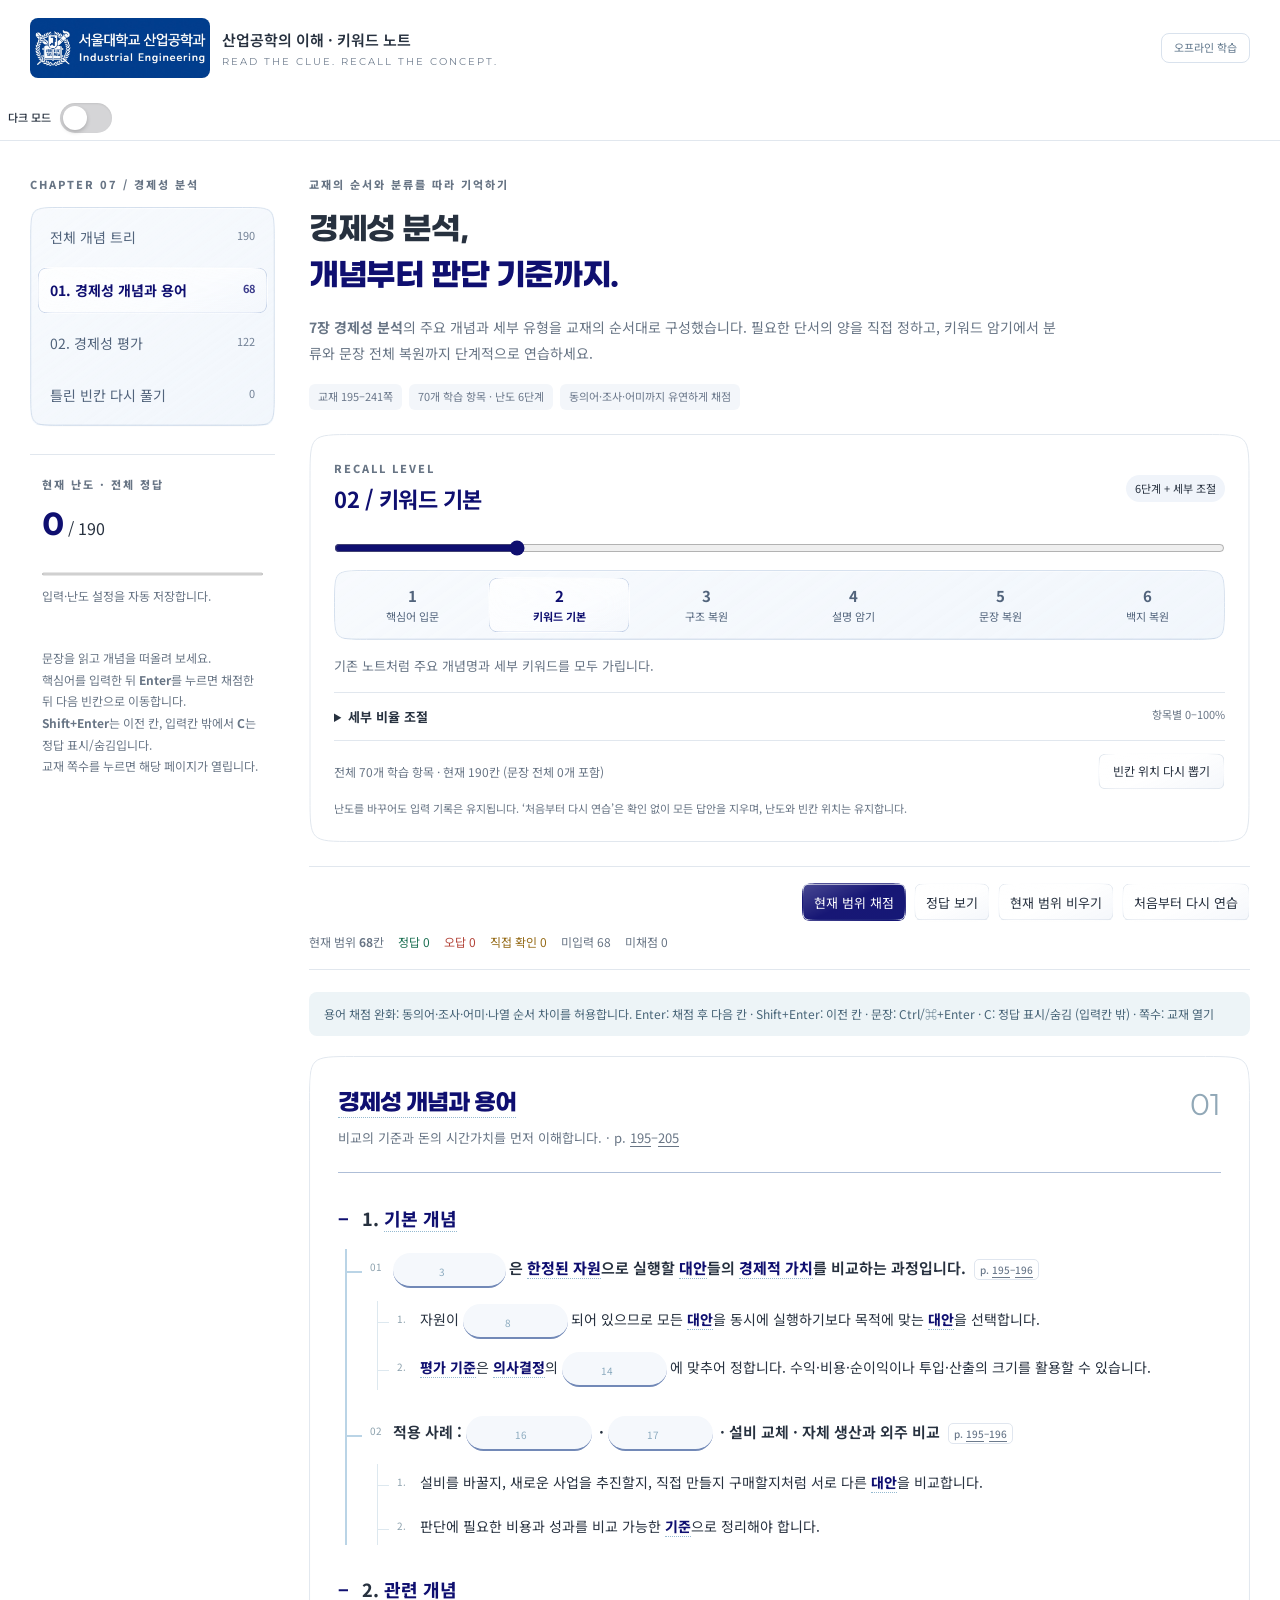
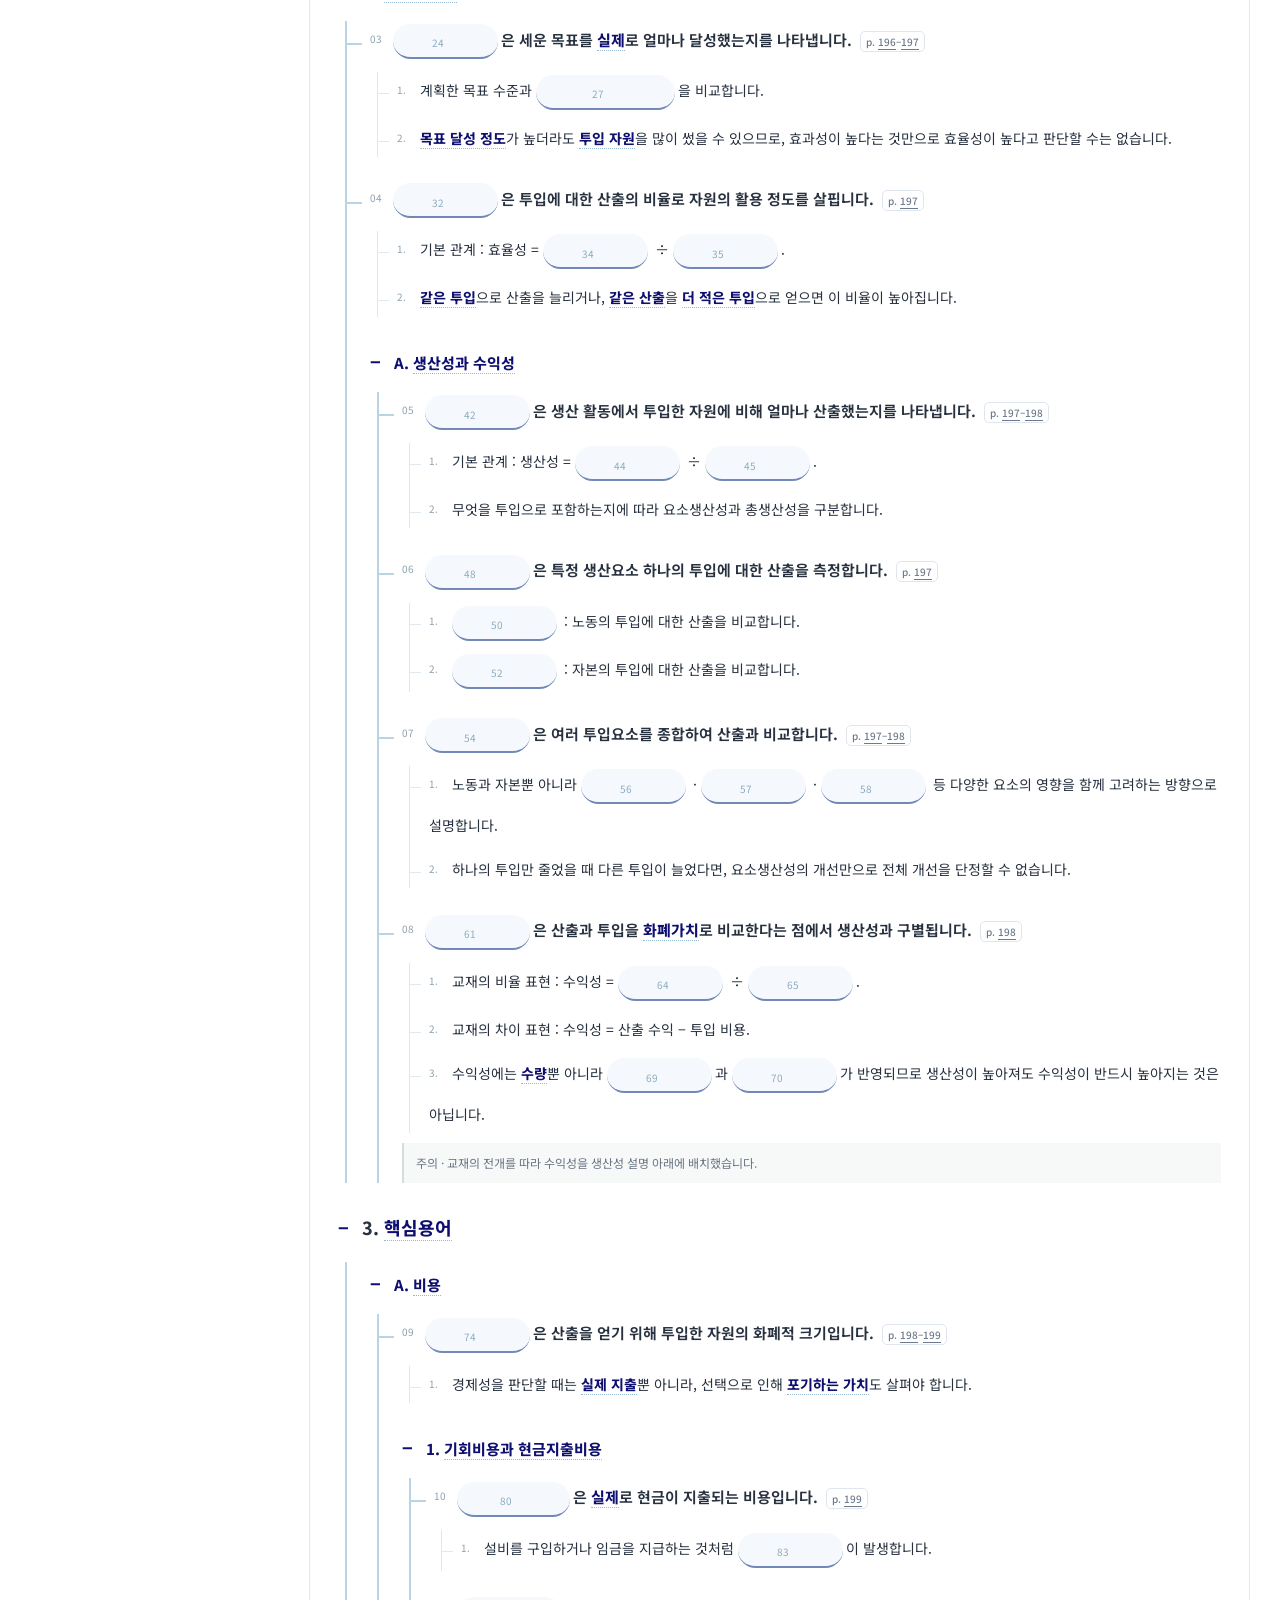
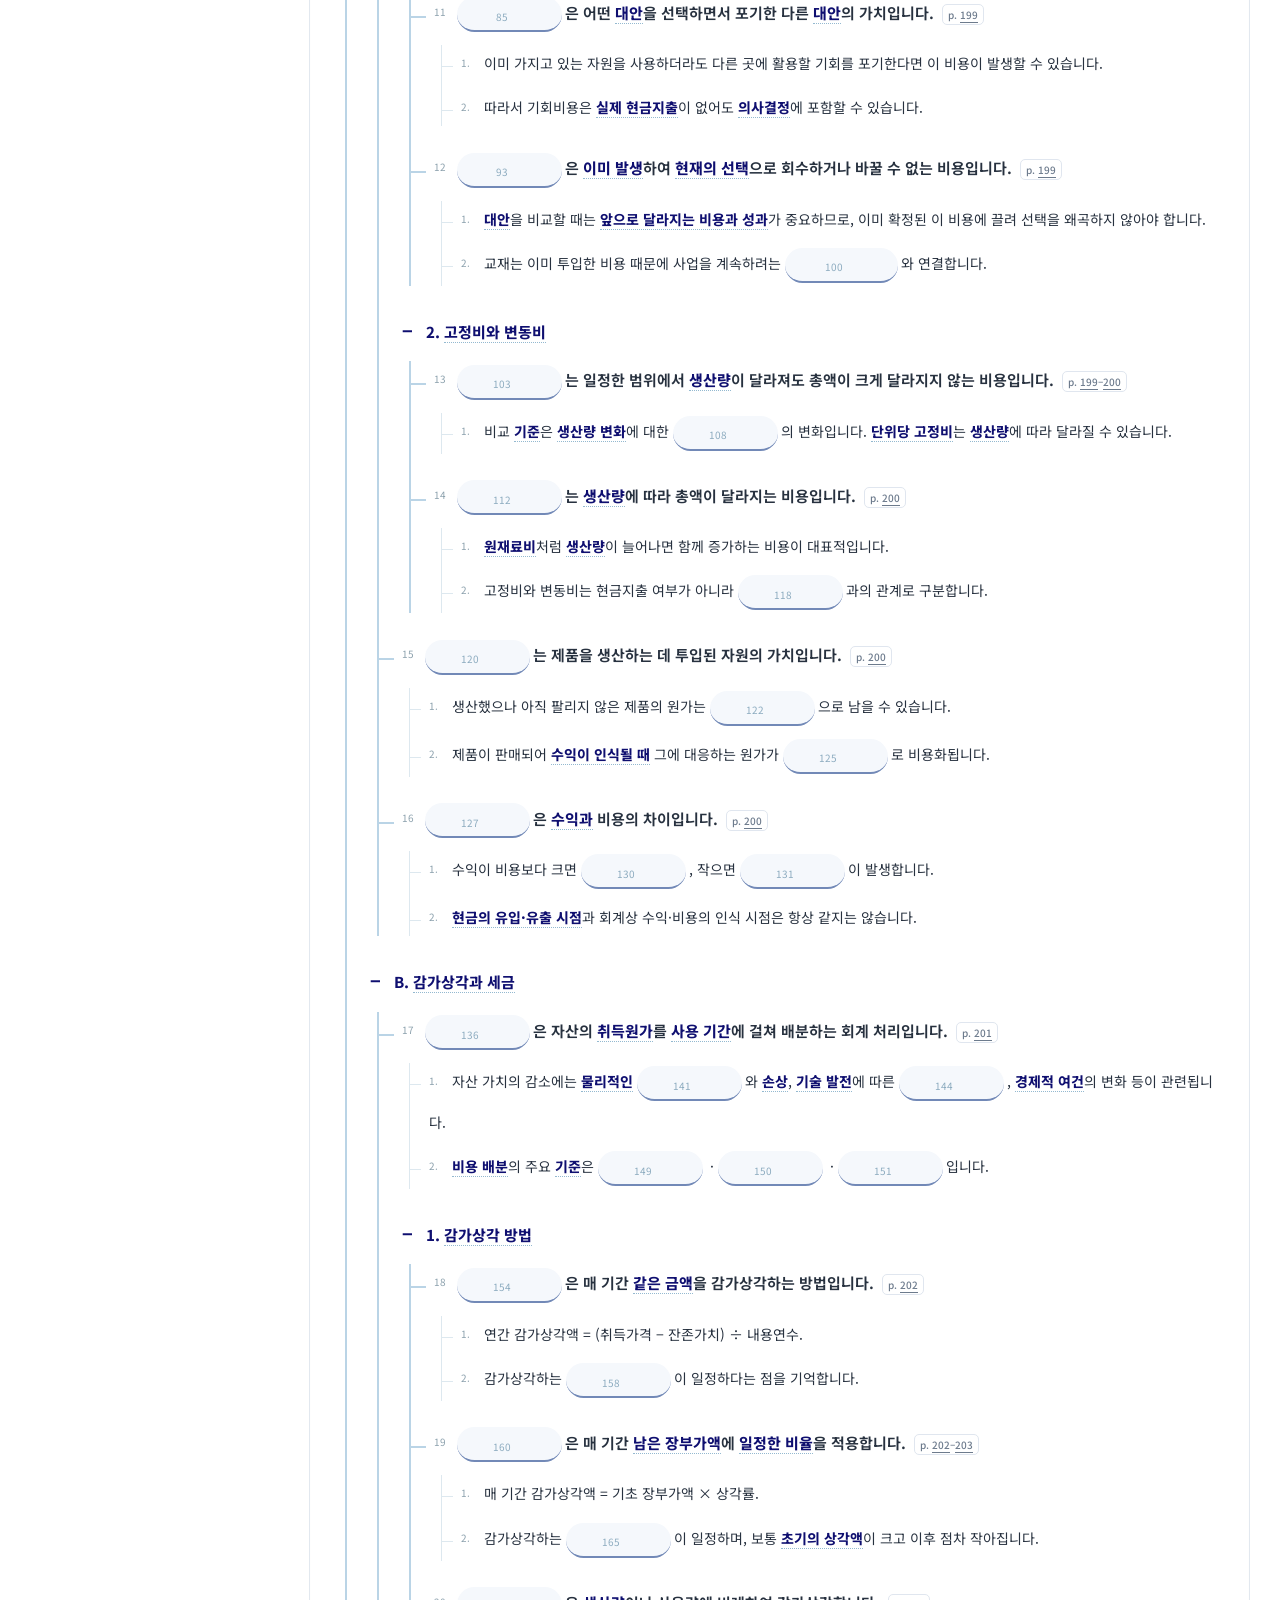
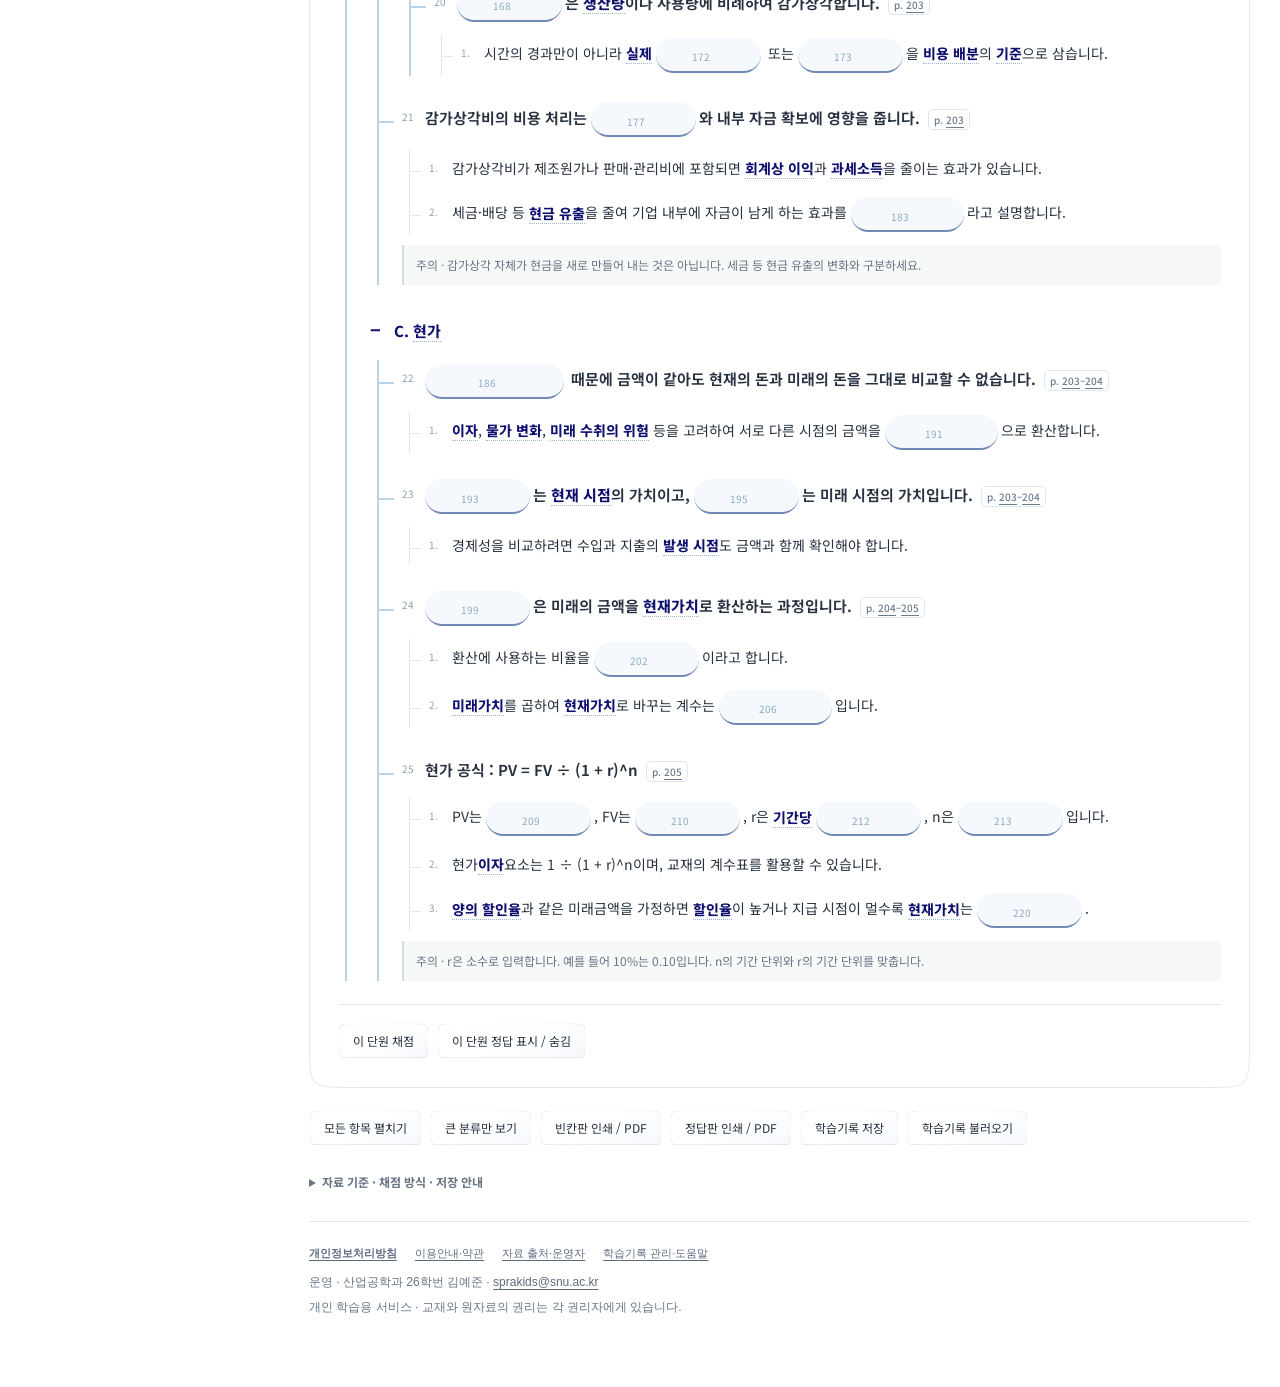
<file: chapter-7.html>
<!doctype html>
<html lang="ko"><head><script src="/campus-theme.js"></script><meta charset="utf-8"><meta name="viewport" content="width=device-width,initial-scale=1"><meta name="theme-color" content="#19398a"><title>7장 경제성 분석 · 키워드 빈칸 노트</title>
<style>
:root{--ink:#273c4b;--muted:#647784;--blue:#246e9b;--pale:#e9f3fa;--line:#d8e3eb;--paper:#fff;--bg:#f4f6f5;--good:#1d7053;--bad:#b34439;--warn:#956b18}*{box-sizing:border-box}html{scroll-behavior:smooth}body{margin:0;color:var(--ink);background:var(--bg);font-family:-apple-system,BlinkMacSystemFont,"Apple SD Gothic Neo","Noto Sans KR","Malgun Gothic",sans-serif;font-size:16px;line-height:1.8}button,input,select{font:inherit}button,select{cursor:pointer}button{border:1px solid var(--line);border-radius:9px;background:#fff;padding:9px 14px;color:var(--ink);line-height:1.35}button:hover{border-color:var(--blue);background:#f1f8fd}button:focus-visible,select:focus-visible,summary:focus-visible{outline:3px solid #67a9d1;outline-offset:3px}button.primary{background:var(--blue);color:white;border-color:var(--blue)}button:disabled{opacity:.45;cursor:default}a{color:var(--campus-blue,#0f0f70)}.top{background:#fff;border-bottom:1px solid var(--line)}.top-inner{max-width:1340px;margin:auto;padding:22px 32px;display:flex;align-items:center;justify-content:space-between;gap:20px}.brand{display:flex;align-items:center;gap:12px}.mark{display:grid;place-items:center;background:var(--ink);color:#fff;width:45px;height:45px;border-radius:12px;font-family:Georgia,serif;font-size:23px}.brand-title{font-size:16px;font-weight:750}.brand-sub{font-size:11px;letter-spacing:2px;color:var(--muted)}.offline{font-size:12px;color:var(--good);border:1px solid #cadfd4;padding:4px 12px;border-radius:30px}.layout{max-width:1340px;margin:0 auto;display:grid;grid-template-columns:245px minmax(0,1fr);gap:36px;padding:34px 32px 80px}.side{align-self:start;position:sticky;top:22px}.small-label{font-size:11px;letter-spacing:2px;font-weight:800;color:var(--muted)}.nav{display:flex;flex-direction:column;gap:6px;margin-top:12px}.nav button{text-align:left;background:transparent;border-color:transparent;padding:13px 12px;display:flex;justify-content:space-between;gap:8px;font-size:14px}.nav button.active{background:var(--pale);border-color:#cbdfea;color:var(--campus-blue,#0f0f70);font-weight:750}.nav button .count{font-size:11px;min-width:32px;text-align:right;opacity:.8}.side-progress{margin-top:28px;padding:20px 12px;border-top:1px solid var(--line)}.side-progress strong{font-size:32px;color:var(--campus-blue,#0f0f70);font-variant-numeric:tabular-nums}.side-progress p{margin:3px 0;font-size:12px;color:var(--muted)}progress{width:100%;height:6px;accent-color:var(--blue)}.side-note{font-size:12px;color:var(--muted);margin:18px 12px}.hero{margin:0 0 22px}h1{font-size:36px;line-height:1.3;letter-spacing:-1.5px;margin:9px 0 14px}h1 span{color:var(--campus-blue,#0f0f70)}.hero p{max-width:750px;font-size:15px;color:var(--muted);margin:8px 0}.tags{display:flex;flex-wrap:wrap;gap:7px;margin-top:17px}.tag{font-size:11px;border-radius:6px;background:#e9edec;padding:3px 9px;color:#4b606e}.toolbar{position:sticky;top:0;z-index:10;padding:13px 0 14px;background:var(--bg);border-top:1px solid var(--line);border-bottom:1px solid var(--line);margin-bottom:22px}.controls{display:flex;flex-wrap:wrap;align-items:center;gap:8px}.controls select{height:38px;max-width:100%;border:1px solid var(--line);padding:4px 28px 4px 10px;background:white;border-radius:8px;font-size:13px;color:var(--ink)}.controls button{font-size:13px;padding:8px 11px;min-height:38px}.controls .spacer{flex:1}.resultbar{font-size:12px;display:flex;gap:14px;flex-wrap:wrap;margin-top:10px;color:var(--muted)}.resultbar .ok{color:var(--good)}.resultbar .bad{color:var(--bad)}.resultbar .wait{color:var(--warn)}.sheet{background:white;border:1px solid var(--line);border-radius:14px;box-shadow:0 6px 24px #20374705;margin-bottom:22px;padding:28px 30px 34px}.sheet-head{display:flex;align-items:flex-start;justify-content:space-between;gap:18px;margin-bottom:24px;padding-bottom:20px;border-bottom:2px solid var(--ink)}.sheet-head h2{margin:0;font-size:25px;letter-spacing:-.7px}.sheet-head p{margin:5px 0 0;font-size:13px;color:var(--muted)}.section-number{font-family:Georgia,serif;color:#91a8b7;font-size:30px;line-height:1.3}.group{margin:20px 0}.group>summary{font-size:18px;font-weight:750;cursor:pointer;padding:5px 0;list-style:none;display:flex;gap:10px;align-items:baseline}.group>summary:before{content:'−';color:var(--campus-blue,#0f0f70);font-size:18px;width:14px;flex:none}.group:not([open])>summary:before{content:'+'}.group>summary::-webkit-details-marker{display:none}.group-body{margin:10px 0 0 7px;padding-left:23px;border-left:2px solid #bad4e6}.group .group{margin:14px 0}.group .group>summary{font-size:15px;color:var(--campus-blue,#0f0f70)}.lesson{position:relative;margin:0 0 23px;scroll-margin-top:165px}.lesson:before{content:'';position:absolute;top:22px;left:-24px;width:16px;border-top:2px solid #bad4e6}.lesson-head{font-weight:650;margin:0;line-height:2.5;font-size:15px}.page{font-size:10px;font-weight:500;white-space:nowrap;margin-left:8px;color:var(--muted);border:1px solid var(--line);border-radius:4px;padding:2px 5px}.branches{border-left:1px solid #dde8ef;margin:10px 0 0 7px;padding:0 0 0 19px;list-style:none}.branches>li{position:relative;margin:7px 0;font-size:14px;line-height:2.65}.branches>li:before{content:'';width:12px;border-top:1px solid #dde8ef;position:absolute;top:21px;left:-20px}.gap{display:inline-flex;vertical-align:middle;flex-direction:column;line-height:1.2;max-width:100%;margin:3px 3px 3px 0;position:relative}.entry{position:relative;display:flex;max-width:100%;align-items:center}.entry input{box-sizing:border-box;width:var(--width,150px);max-width:100%;height:35px;padding:2px 24px 2px 8px;border:0;border-bottom:2px solid #6fadd0;background:#f2f8fc;border-radius:4px 4px 0 0;font-size:15px;font-weight:600;color:var(--campus-blue,#0f0f70);text-align:center;outline:none}.entry input:focus{background:#e7f3fc;box-shadow:0 0 0 2px #78b2d480}.entry input::placeholder{color:#8cabbf;font-weight:400;font-size:10px}.entry .signal{position:absolute;right:6px;font-size:12px;font-weight:700;pointer-events:none}.gap.correct input{color:var(--good);border-color:var(--good);background:#f0f9f3}.gap.wrong input{color:var(--bad);border-color:var(--bad);background:#fff4f2}.gap.pending input{border-color:var(--warn)}.gap .answer{display:none;font-size:11px;text-align:center;line-height:1.7;margin-top:3px;color:var(--campus-blue,#0f0f70);max-width:245px;overflow-wrap:anywhere}.gap.revealed .answer{display:block}.plain-answer{color:var(--campus-blue,#0f0f70);font-weight:750;border-bottom:1px dotted #94b9d0}.note{font-size:12px;background:#f7f8f8;color:var(--muted);border-left:2px solid #d4dedf;padding:9px 12px;margin:10px 0;line-height:1.8}.section-tools{display:flex;flex-wrap:wrap;gap:8px;border-top:1px solid var(--line);margin-top:22px;padding-top:18px}.section-tools button{font-size:12px}.footnote{font-size:12px;color:var(--muted);margin-top:25px}.footnote summary{cursor:pointer;font-weight:700}.footnote p{margin:8px 0}.bottom-tools{display:flex;flex-wrap:wrap;gap:8px;margin-top:18px}.bottom-tools button{font-size:12px}.empty{padding:70px 20px;text-align:center;background:white;border:1px solid var(--line);border-radius:14px}.empty h2{font-size:23px}.empty p{color:var(--muted);font-size:14px}.toast{position:fixed;bottom:24px;left:50%;transform:translateX(-50%);background:var(--ink);color:white;max-width:90vw;border-radius:10px;padding:12px 20px;z-index:40;font-size:14px;box-shadow:0 4px 20px #0002}.toast[hidden]{display:none}.help{background:#edf4f7;border-radius:8px;margin-bottom:20px;padding:11px 15px;font-size:12px;color:#486578}.print-only{display:none}.review-flag{font-size:11px;color:var(--bad);font-weight:600;margin-left:6px}.answer-key{display:none}noscript{display:block;padding:30px;color:var(--bad);background:white}
@media(max-width:1000px){.layout{grid-template-columns:195px minmax(0,1fr);gap:22px;padding:25px 20px}.top-inner{padding:18px 20px}.sheet{padding:22px 20px}.group-body{padding-left:18px}.lesson:before{left:-19px;width:11px}.side-progress{padding:15px 8px}.nav button{padding:11px 8px;font-size:13px}}
@media(max-width:760px){.layout{display:block;padding:20px 14px 60px}.side{position:static}.nav{display:flex;flex-direction:row;overflow:auto;gap:5px;margin-top:8px;padding-bottom:8px}.nav button{white-space:nowrap;font-size:12px;border-color:var(--line);padding:9px 12px}.nav .count{display:none}.side-progress,.side-note,.side>.small-label{display:none}.top-inner{padding:14px 16px}.brand-sub{font-size:9px}.offline{font-size:10px;padding:3px 8px}.mark{width:36px;height:36px;font-size:20px}.brand-title{font-size:14px}.hero{margin-top:20px}h1{font-size:29px}.hero p{font-size:13px}.toolbar{position:static;margin-top:20px}.controls{gap:6px}.controls .spacer{display:none}.controls button{font-size:12px}.sheet{padding:20px 14px;border-radius:10px}.sheet-head h2{font-size:22px}.section-number{font-size:25px}.group>summary{font-size:16px}.group-body{margin-left:3px;padding-left:14px}.lesson:before{left:-15px;width:8px}.lesson-head{font-size:14px}.branches{margin-left:2px;padding-left:12px}.branches>li{font-size:13px}.branches>li:before{left:-13px;width:8px}.entry input{font-size:16px;max-width:205px}.page{font-size:9px}.group .group>summary{font-size:14px}}
@media print{@page{size:A4;margin:14mm}body{background:white;color:#111;font-size:11pt;line-height:1.6}.top,.side,.hero,.toolbar,.help,.section-tools,.bottom-tools,.footnote,.toast,.screen-only{display:none!important}.layout{display:block;padding:0;max-width:none}.sheet{border:0;box-shadow:none;border-radius:0;padding:0;margin:0 0 20px;break-before:page}.sheet:first-child{break-before:auto}.sheet-head{margin-bottom:15px;padding-bottom:8px}.sheet-head h2{font-size:20pt}.sheet-head p{font-size:9pt}.group{margin:12px 0}.group>summary{font-size:13pt;list-style:none}.group-body{padding-left:16px}.lesson{break-inside:avoid;margin-bottom:13px}.lesson-head,.branches>li{font-size:10pt;line-height:2}.entry input{height:23px;font-size:10pt;border-radius:0;background:none!important;color:transparent!important;border-bottom:1px solid #333!important;box-shadow:none!important;max-width:180px}.entry input::placeholder{color:transparent}.entry .signal,.gap .answer{display:none!important}.gap{margin:0 2px}.note{font-size:8pt;padding:5px 8px;background:#f6f6f6}.page{border:0}.plain-answer{color:#111;border:0}.print-only{display:block;font-size:9pt;margin-bottom:10px}.answer-key{display:none}.print-key .entry input{display:none}.print-key .gap .answer{display:block!important;color:var(--campus-blue,#0f0f70);font-size:10pt;font-weight:bold;max-width:none;margin:0}.print-key .answer .answer-label{display:none}.print-key .answer-key{display:block}.group>summary:before{display:none}.branches{margin-top:4px}.branches>li{margin:3px 0}}

/* Adjustable recall difficulty */
.sr-only{position:absolute;width:1px;height:1px;padding:0;margin:-1px;overflow:hidden;clip:rect(0,0,0,0);white-space:nowrap;border:0}
.difficulty{background:#fff;border:1px solid var(--line);border-radius:14px;padding:23px 25px;margin:24px 0}
.difficulty-head{display:flex;justify-content:space-between;align-items:center;gap:12px}
.difficulty-head strong{font-size:23px;display:block;color:var(--campus-blue,#0f0f70);letter-spacing:-.5px}.level-badge{font-size:11px;padding:4px 9px;border-radius:20px;background:var(--pale);white-space:nowrap}
.level-range{width:100%;height:28px;accent-color:var(--blue);margin:16px 0 5px;cursor:pointer}
.preset-list{display:grid;grid-template-columns:repeat(6,1fr);gap:5px}.preset-list button{padding:8px 2px;font-size:11px;border-color:transparent;border-radius:7px}.preset-list b{display:block;font-size:15px;margin-bottom:3px}.preset-list .chosen{background:var(--blue);color:#fff}
.level-desc{color:var(--muted);font-size:13px;min-height:24px;margin:14px 0}
.fine{border-top:1px solid var(--line);padding-top:12px}.fine summary{cursor:pointer;font-size:13px;font-weight:700}.fine summary span{float:right;font-size:11px;font-weight:400;color:var(--muted)}
.fine-grid{margin-top:15px}.fine-row{display:grid;grid-template-columns:minmax(135px,1fr) minmax(90px,1.2fr) 74px;align-items:center;gap:15px;margin:15px 0}.fine-row label{font-size:13px}.fine-row small{display:block;color:var(--muted);font-size:11px;line-height:1.5;font-weight:400}.fine-row input[type=range]{width:100%;accent-color:var(--blue);cursor:pointer}.percent{font-size:12px;white-space:nowrap}.percent input{width:55px;border:1px solid var(--line);border-radius:6px;padding:5px;text-align:center;color:var(--campus-blue,#0f0f70);font-size:14px}.fine-note,.retain-note{font-size:11px;color:var(--muted);line-height:1.7}.fine-note{background:#f4f7f9;padding:10px;border-radius:6px}.difficulty-bottom{display:flex;justify-content:space-between;gap:12px;align-items:center;border-top:1px solid var(--line);padding-top:12px;margin-top:12px}.difficulty-bottom span{font-size:12px;color:var(--muted)}.difficulty-bottom button{font-size:12px;white-space:nowrap}.retain-note{margin:9px 0 0}
.row-no{font-size:10px;color:#8ca1ad;display:inline-block;min-width:23px;font-weight:400;vertical-align:top;margin-top:5px}.lesson-head .full-gap{width:calc(100% - 28px)}.full-gap{display:inline-flex;width:calc(100% - 25px);margin-bottom:7px}.full-gap .entry{width:100%}.entry textarea{font:inherit;line-height:1.8;font-size:15px;resize:vertical;min-height:100px;border:1px solid #a5c5d9;border-bottom:2px solid #6fadd0;border-radius:7px;background:#f5f9fc;color:var(--ink);width:100%;padding:10px 28px 10px 12px;outline:none}.entry textarea:focus{box-shadow:0 0 0 2px #78b2d480}.entry textarea::placeholder{font-size:12px;color:#8cabbf}.full-gap .signal{top:12px}.gap.correct textarea{border-color:var(--good);background:#f0f9f3}.gap.wrong textarea{border-color:var(--bad);background:#fff4f2}.gap.review input,.gap.review textarea{border-color:var(--warn);background:#fffaf0}.gap.self-visible .answer{display:block}.gap.full-gap .answer{max-width:none;text-align:left;padding:8px 10px;background:#eef5f9;border-radius:6px;font-size:13px;margin-top:6px}.self-check{display:flex;flex-wrap:wrap;align-items:center;gap:6px;font-weight:400;margin-top:6px;white-space:normal}.self-check>span{font-size:11px;color:var(--muted);width:100%;line-height:1.6}.self-check button{font-size:11px;padding:6px 9px}.group-label{width:calc(100% - 24px)}.group-label .gap{font-weight:400;max-width:calc(100% - 25px)}.group-label .answer{max-width:none;text-align:left}.concealable{display:none}.answers-on .concealable{display:block}.extra-review{font-weight:400;font-size:12px;padding:5px 0}
@media(max-width:760px){.difficulty{padding:16px 13px}.difficulty-head strong{font-size:21px}.level-badge{font-size:10px}.preset-list{gap:3px}.preset-list button{font-size:10px}.fine-row{grid-template-columns:minmax(100px,1fr) minmax(55px,.7fr) 62px;gap:8px}.fine-row label{font-size:12px}.percent input{width:45px;font-size:16px}.difficulty-bottom{flex-wrap:wrap}.entry textarea{font-size:16px;min-height:115px}.group-label .entry input{max-width:100%}.group-body{padding-left:12px}}
@media print{.difficulty,.self-check,.retain-note{display:none!important}.entry textarea{color:transparent!important;background:none!important;box-shadow:none!important;min-height:65px;font-size:10pt;border:1px solid #bbb}.entry textarea::placeholder{color:transparent}.full-gap .answer{display:none!important}.print-key .entry textarea{display:none}.print-key .full-gap .answer{display:block!important;background:none}.print-key .concealable{display:block}.gap.self-visible .answer{display:none!important}.print-key .gap.self-visible .answer{display:block!important}.row-no{font-size:8pt}}

.gap.wrong .answer{display:block}
@media print{.gap.wrong .answer{display:none!important}.print-key .gap.wrong .answer{display:block!important}}
.page a,.source-page a{color:inherit;text-decoration:underline;text-underline-offset:3px}.page a:hover,.source-page a:hover{color:var(--campus-blue,#0f0f70)}.page a:focus-visible,.source-page a:focus-visible{outline:2px solid #246e9b;outline-offset:3px}
</style><link rel="stylesheet" href="/site-info.css"><script defer src="/site-info.js"></script><link rel="stylesheet" href="/campus.css"><link rel="stylesheet" href="/campus-effects.css"><script defer src="/campus-effects.js"></script><script defer src="/campus-navigation.js"></script><link rel="stylesheet" href="/campus-theme.css"><script defer src="/campus-curves.js"></script></head><body class="campus-note">
<header class="top"><div class="top-inner"><div class="brand"><a class="campus-logo-link" href="/" aria-label="메인 화면으로 이동"><span class="campus-logo-art"><img class="campus-brand-logo" src="/assets/snu-ie-logo.jpg" width="210" height="70" alt="서울대학교 산업공학과"><img class="campus-brand-logo campus-logo-dark" src="/assets/snu-ie-logo-dark.png" width="210" height="70" alt="" aria-hidden="true"></span></a><div><div class="brand-title">산업공학의 이해 · 키워드 노트</div><div class="brand-sub">READ THE CLUE. RECALL THE CONCEPT.</div></div></div><span class="offline">오프라인 학습</span></div><button type="button" class="theme-toggle" role="switch" aria-checked="false" aria-label="다크 모드" data-theme-toggle title="다크 모드로 전환"><span class="theme-label" aria-hidden="true">다크 모드</span><span class="theme-track" aria-hidden="true"><span class="theme-knob"></span></span></button></header>
<div class="layout"><aside class="side"><div class="small-label">CHAPTER 07 / 경제성 분석</div><nav class="nav" id="nav" aria-label="단원 선택"></nav><div class="side-progress"><div class="small-label">현재 난도 · 전체 정답</div><strong id="totalCorrect">0</strong><span id="totalCount"></span><progress id="progress" value="0" max="100" aria-label="전체 정답 비율"></progress><p id="saveStatus">이 브라우저에 입력 내용을 저장합니다.</p></div><p class="side-note">문장을 읽고 개념을 떠올려 보세요.<br>핵심어를 입력한 뒤 <b>Enter</b>를 누르면 채점한 뒤 다음 빈칸으로 이동합니다.<br><b>Shift+Enter</b>는 이전 칸, 입력칸 밖에서 <b>C</b>는 정답 표시/숨김입니다.<br>교재 쪽수를 누르면 해당 페이지가 열립니다.</p></aside>
<main><div class="hero"><div class="small-label">교재의 순서와 분류를 따라 기억하기</div><h1>경제성 분석,<br><span>개념부터 판단 기준까지.</span></h1><p><b>7장 경제성 분석</b>의 주요 개념과 세부 유형을 교재의 순서대로 구성했습니다. 필요한 단서의 양을 직접 정하고, 키워드 암기에서 분류와 문장 전체 복원까지 단계적으로 연습하세요.</p><div class="tags"><span class="tag">교재 195–241쪽</span><span class="tag" id="countTag"></span><span class="tag">동의어·조사·어미까지 유연하게 채점</span></div></div>
<section class="difficulty" aria-label="빈칸 난도 설정">
<div class="difficulty-head"><div><div class="small-label">RECALL LEVEL</div><strong id="levelName">02 / 키워드 기본</strong></div><span class="level-badge">6단계 + 세부 조절</span></div>
<label class="sr-only" for="level">빈칸 난도</label><input id="level" class="level-range" type="range" min="1" max="6" step="1" value="2">
<div class="preset-list"><button data-preset="1" aria-pressed="false"><b>1</b><span>핵심어 입문</span></button><button data-preset="2" aria-pressed="true"><b>2</b><span>키워드 기본</span></button><button data-preset="3" aria-pressed="false"><b>3</b><span>구조 복원</span></button><button data-preset="4" aria-pressed="false"><b>4</b><span>설명 암기</span></button><button data-preset="5" aria-pressed="false"><b>5</b><span>문장 복원</span></button><button data-preset="6" aria-pressed="false"><b>6</b><span>백지 복원</span></button></div>
<p id="levelDesc" class="level-desc"></p>
<details class="fine"><summary>세부 비율 조절 <span>항목별 0–100%</span></summary><div class="fine-grid"><div class="fine-row"><label for="pct-core"><b>주요 개념명</b><small>각 항목의 대표 개념과 명칭</small></label><input id="pct-core" type="range" min="0" max="100" step="1" value="0"><div class="percent"><input id="num-core" type="number" min="0" max="100" step="1" value="0" aria-label="주요 개념명 비율">%</div></div><div class="fine-row"><label for="pct-detail"><b>세부 유형·키워드</b><small>세부 유형·순서·공식의 키워드</small></label><input id="pct-detail" type="range" min="0" max="100" step="1" value="0"><div class="percent"><input id="num-detail" type="number" min="0" max="100" step="1" value="0" aria-label="세부 유형·키워드 비율">%</div></div><div class="fine-row"><label for="pct-explain"><b>설명 속 핵심어</b><small>뜻·조건·구분 기준의 핵심 표현</small></label><input id="pct-explain" type="range" min="0" max="100" step="1" value="0"><div class="percent"><input id="num-explain" type="number" min="0" max="100" step="1" value="0" aria-label="설명 속 핵심어 비율">%</div></div><div class="fine-row"><label for="pct-heading"><b>대분류·소제목</b><small>큰 분류 및 하위 분류의 제목</small></label><input id="pct-heading" type="range" min="0" max="100" step="1" value="0"><div class="percent"><input id="num-heading" type="number" min="0" max="100" step="1" value="0" aria-label="대분류·소제목 비율">%</div></div><div class="fine-row"><label for="pct-sentence"><b>문장 전체 복원</b><small>선택된 문장은 통째로 가립니다</small></label><input id="pct-sentence" type="range" min="0" max="100" step="1" value="0"><div class="percent"><input id="num-sentence" type="number" min="0" max="100" step="1" value="0" aria-label="문장 전체 복원 비율">%</div></div></div><p class="fine-note">비율은 항목별 후보에서 적용합니다. 문장 전체 복원을 선택하면 해당 문장의 개별 빈칸을 하나의 긴 답안으로 바꿉니다. 따라서 난도가 높아져도 칸 수는 줄 수 있습니다. 모든 비율이 0%이면 읽기 모드가 됩니다.</p></details>
<div class="difficulty-bottom"><span id="density" aria-live="polite"></span><button id="reroll">빈칸 위치 다시 뽑기</button></div>
<p class="retain-note">난도를 바꾸어도 입력 기록은 유지됩니다. ‘처음부터 다시 연습’은 확인 없이 모든 답안을 지우며, 난도와 빈칸 위치는 유지합니다.</p></section>
<div class="toolbar"><div class="controls"><span class="spacer"></span><button class="primary" id="grade">현재 범위 채점</button><button id="reveal">정답 보기</button><button id="reset">현재 범위 비우기</button><button id="restart" title="모든 단원·난도의 답안과 채점 기록 초기화">처음부터 다시 연습</button></div><div class="resultbar" aria-live="polite" id="stats"></div></div>
<div id="resetPanel" class="help" role="alertdialog" aria-labelledby="resetTitle" aria-describedby="resetMessage" hidden><strong id="resetTitle">학습기록 초기화</strong><p id="resetMessage"></p><div class="controls"><button id="resetCancel" type="button">취소 · 기록 유지</button><button id="resetConfirm" type="button" class="primary">확인 · 전체 기록 지우기</button></div></div>
<div class="help" id="help">정답이 보이지 않는 상태에서 입력해 보세요. Enter: 다음 칸 · Shift+Enter: 이전 칸 · C: 정답 표시/숨김 (입력칸 밖) · 쪽수: 교재 열기</div>
<div class="print-only">산업공학의 이해 · 7장 경제성 분석 / 키워드 빈칸 노트 <span class="answer-key">— 정답판</span></div><div id="content"></div>
<div class="bottom-tools"><button id="expand">모든 항목 펼치기</button><button id="collapse">큰 분류만 보기</button><button id="printBlank">빈칸판 인쇄 / PDF</button><button id="printKey">정답판 인쇄 / PDF</button><button id="export">학습기록 저장</button><button id="import">학습기록 불러오기</button><input type="file" id="importFile" accept="application/json,.json" hidden></div>
<details class="footnote"><summary>자료 기준 · 채점 방식 · 저장 안내</summary><p>내용: 사용자 제공 『산업경영공학 시스템 접근』 제7장 경제성 분석 본문 195–241쪽. 교재의 ‘경제성 개념과 용어 → 경제성 평가’ 전개와 하위 분류를 유지한 학습용 요약입니다. 주요 개념·세부 유형·판단 기준을 복습하도록 재구성했으며, 연습문제 풀이집이나 실제 시험 범위 확정 자료는 아닙니다.</p><p>키워드는 동의어·약어·번역어와 조사·어미 차이를 허용합니다. 예: 계층분석과정/AHP, 순현가법/NPV, 분산계수/변동계수, 비용효익분석/비용편익분석. 필요한 용어가 모두 맞으면 나열 순서가 달라도 인정합니다. 이름 뒤에 설명을 길게 덧붙이기보다는 용어를 중심으로 입력하세요. 글자가 비슷하다는 이유만으로 다른 개념을 정답 처리하지 않으며, 최대최소와 최소최대, NPV와 IRR처럼 다른 개념은 구분합니다. 동의어·약어는 미리 정한 정답 사전으로 자동 판정합니다. 문장 전체와 분류 제목은 표현이 다르면 모범답안과 비교하여 직접 확인합니다. AI 의미 판정은 사용하지 않습니다.</p><p>수익성은 생산성 설명 아래에, 수익성지수는 순현가법 설명 아래에 배치했습니다. 교재의 용어 ‘분산계수’를 표시하고 통용되는 ‘변동계수’도 인정합니다. 공식의 기호와 적용 조건은 관련 항목에 적었습니다. 본문에 상세한 계산법이 없는 AHP 일관성 지수는 별도 필수 공식으로 추가하지 않았습니다.</p><p>입력과 채점 기록은 가능할 때 현재 브라우저에 자동 저장됩니다. 7장과 10장의 기록은 따로 관리됩니다. 파일을 옮기거나 다른 브라우저에서 열면 기록이 이어지지 않을 수 있으므로 ‘학습기록 저장’으로 JSON을 내려받아 보관할 수 있습니다. 외부 서버로 데이터를 보내지 않습니다. iPad의 파일 미리보기가 아닌 JavaScript 실행을 지원하는 브라우저·HTML 뷰어에서 사용하세요. 외부 출처·외부 리소스 미사용.</p></details>
<div class="policy-footer"><nav aria-label="사이트 안내" data-policy-links><a href="/privacy.html" target="_top" class="privacy-link">개인정보처리방침</a><a href="/terms.html" target="_top">이용안내·약관</a><a href="/about.html" target="_top">자료 출처·운영자</a><a href="/help.html" target="_top">학습기록 관리·도움말</a></nav><p class="operator">운영 · 산업공학과 26학번 김예준 · <a href="mailto:sprakids@snu.ac.kr">sprakids@snu.ac.kr</a></p><p>개인 학습용 서비스 · 교재와 원자료의 권리는 각 권리자에게 있습니다.</p></div></main></div><div id="toast" class="toast" role="status" hidden></div><noscript>이 HTML의 빈칸 채점 기능에는 JavaScript가 필요합니다. 파일 미리보기 대신 JavaScript를 실행할 수 있는 브라우저 또는 HTML 뷰어로 열어 주세요.</noscript>
<script id="content-data" type="application/json">[{"id":"concepts","title":"경제성 개념과 용어","page":"195–205","subtitle":"비교의 기준과 돈의 시간가치를 먼저 이해합니다.","children":[{"title":"1. 기본 개념","children":[{"id":"economic-choice","page":"195–196","head":"[[경제성 분석|경제성분석]]은 한정된 자원으로 실행할 대안들의 경제적 가치를 비교하는 과정입니다.","lines":["자원이 [[한정|제한]]되어 있으므로 모든 대안을 동시에 실행하기보다 목적에 맞는 대안을 선택합니다.","평가 기준은 의사결정의 [[목적|목표]]에 맞추어 정합니다. 수익·비용·순이익이나 투입·산출의 크기를 활용할 수 있습니다."],"note":""},{"id":"economic-applications","page":"195–196","head":"적용 사례 : [[프로젝트 선정|사업선정]] · [[설비 투자|설비투자]] · 설비 교체 · 자체 생산과 외주 비교","lines":["설비를 바꿀지, 새로운 사업을 추진할지, 직접 만들지 구매할지처럼 서로 다른 대안을 비교합니다.","판단에 필요한 비용과 성과를 비교 가능한 기준으로 정리해야 합니다."],"note":""}]},{"title":"2. 관련 개념","children":[{"id":"effectiveness","page":"196–197","head":"[[효과성|effectiveness]]은 세운 목표를 실제로 얼마나 달성했는지를 나타냅니다.","lines":["계획한 목표 수준과 [[실제 달성 수준|달성수준|실제성과]]을 비교합니다.","목표 달성 정도가 높더라도 투입 자원을 많이 썼을 수 있으므로, 효과성이 높다는 것만으로 효율성이 높다고 판단할 수는 없습니다."],"note":""},{"id":"efficiency","page":"197","head":"[[효율성|efficiency]]은 투입에 대한 산출의 비율로 자원의 활용 정도를 살핍니다.","lines":["기본 관계 : 효율성 = [[산출|산출량|output]] ÷ [[투입|투입량|input]].","같은 투입으로 산출을 늘리거나, 같은 산출을 더 적은 투입으로 얻으면 이 비율이 높아집니다."],"note":""},{"title":"A. 생산성과 수익성","children":[{"id":"productivity","page":"197–198","head":"[[생산성|productivity]]은 생산 활동에서 투입한 자원에 비해 얼마나 산출했는지를 나타냅니다.","lines":["기본 관계 : 생산성 = [[산출량]] ÷ [[투입량]].","무엇을 투입으로 포함하는지에 따라 요소생산성과 총생산성을 구분합니다."],"note":""},{"id":"partial-productivity","page":"197","head":"[[요소생산성|부분생산성]]은 특정 생산요소 하나의 투입에 대한 산출을 측정합니다.","lines":["[[노동생산성|노동 생산성]] : 노동의 투입에 대한 산출을 비교합니다.","[[자본생산성|자본 생산성]] : 자본의 투입에 대한 산출을 비교합니다."],"note":""},{"id":"total-productivity","page":"197–198","head":"[[총생산성|total productivity]]은 여러 투입요소를 종합하여 산출과 비교합니다.","lines":["노동과 자본뿐 아니라 [[기술]] · [[정보]] · [[지식]] 등 다양한 요소의 영향을 함께 고려하는 방향으로 설명합니다.","하나의 투입만 줄었을 때 다른 투입이 늘었다면, 요소생산성의 개선만으로 전체 개선을 단정할 수 없습니다."],"note":""},{"id":"profitability","page":"198","head":"[[수익성|profitability]]은 산출과 투입을 화폐가치로 비교한다는 점에서 생산성과 구별됩니다.","lines":["교재의 비율 표현 : 수익성 = [[산출 수익|수익|매출]] ÷ [[투입 비용|비용]].","교재의 차이 표현 : 수익성 = 산출 수익 − 투입 비용.","수익성에는 수량뿐 아니라 [[가격]]과 [[원가]]가 반영되므로 생산성이 높아져도 수익성이 반드시 높아지는 것은 아닙니다."],"note":"교재의 전개를 따라 수익성을 생산성 설명 아래에 배치했습니다."}]}]},{"title":"3. 핵심용어","children":[{"title":"A. 비용","children":[{"id":"cost","page":"198–199","head":"[[비용|cost|expense]]은 산출을 얻기 위해 투입한 자원의 화폐적 크기입니다.","lines":["경제성을 판단할 때는 실제 지출뿐 아니라, 선택으로 인해 포기하는 가치도 살펴야 합니다."],"note":""},{"title":"1. 기회비용과 현금지출비용","children":[{"id":"outlay-cost","page":"199","head":"[[현금지출비용|outlay cost]]은 실제로 현금이 지출되는 비용입니다.","lines":["설비를 구입하거나 임금을 지급하는 것처럼 [[현금 유출|현금지출]]이 발생합니다."],"note":""},{"id":"opportunity-cost","page":"199","head":"[[기회비용|opportunity cost]]은 어떤 대안을 선택하면서 포기한 다른 대안의 가치입니다.","lines":["이미 가지고 있는 자원을 사용하더라도 다른 곳에 활용할 기회를 포기한다면 이 비용이 발생할 수 있습니다.","따라서 기회비용은 실제 현금지출이 없어도 의사결정에 포함할 수 있습니다."],"note":""},{"id":"sunk-cost","page":"199","head":"[[매몰비용|sunk cost]]은 이미 발생하여 현재의 선택으로 회수하거나 바꿀 수 없는 비용입니다.","lines":["대안을 비교할 때는 앞으로 달라지는 비용과 성과가 중요하므로, 이미 확정된 이 비용에 끌려 선택을 왜곡하지 않아야 합니다.","교재는 이미 투입한 비용 때문에 사업을 계속하려는 [[콩코드 효과|콩코드의오류|콩코드오류|매몰비용의오류]]와 연결합니다."],"note":""}]},{"title":"2. 고정비와 변동비","children":[{"id":"fixed-cost","page":"199–200","head":"[[고정비|고정비용|fixed cost]]는 일정한 범위에서 생산량이 달라져도 총액이 크게 달라지지 않는 비용입니다.","lines":["비교 기준은 생산량 변화에 대한 [[총비용|총액]]의 변화입니다. 단위당 고정비는 생산량에 따라 달라질 수 있습니다."],"note":""},{"id":"variable-cost","page":"200","head":"[[변동비|변동비용|variable cost]]는 생산량에 따라 총액이 달라지는 비용입니다.","lines":["원재료비처럼 생산량이 늘어나면 함께 증가하는 비용이 대표적입니다.","고정비와 변동비는 현금지출 여부가 아니라 [[생산량|조업량]]과의 관계로 구분합니다."],"note":""}]},{"id":"production-cost","page":"200","head":"[[원가|제품원가|생산원가]]는 제품을 생산하는 데 투입된 자원의 가치입니다.","lines":["생산했으나 아직 팔리지 않은 제품의 원가는 [[재고자산|재고]]으로 남을 수 있습니다.","제품이 판매되어 수익이 인식될 때 그에 대응하는 원가가 [[매출원가]]로 비용화됩니다."],"note":""},{"id":"profit-loss","page":"200","head":"[[손익]]은 수익과 비용의 차이입니다.","lines":["수익이 비용보다 크면 [[이익|순이익]], 작으면 [[손실]]이 발생합니다.","현금의 유입·유출 시점과 회계상 수익·비용의 인식 시점은 항상 같지는 않습니다."],"note":""}]},{"title":"B. 감가상각과 세금","children":[{"id":"depreciation-meaning","page":"201","head":"[[감가상각|depreciation]]은 자산의 취득원가를 사용 기간에 걸쳐 배분하는 회계 처리입니다.","lines":["자산 가치의 감소에는 물리적인 [[마모|손모]]와 손상, 기술 발전에 따른 [[진부화]], 경제적 여건의 변화 등이 관련됩니다.","비용 배분의 주요 기준은 [[취득가격|취득원가]] · [[내용연수|경제적내용연수]] · [[잔존가치|잔존가격|잔존액]]입니다."],"note":""},{"title":"1. 감가상각 방법","children":[{"id":"straight-line","page":"202","head":"[[정액법|정액상각법|straight line method]]은 매 기간 같은 금액을 감가상각하는 방법입니다.","lines":["연간 감가상각액 = (취득가격 − 잔존가치) ÷ 내용연수.","감가상각하는 [[금액|상각액]]이 일정하다는 점을 기억합니다."],"note":""},{"id":"declining-balance","page":"202–203","head":"[[정률법|정률상각법|declining balance method]]은 매 기간 남은 장부가액에 일정한 비율을 적용합니다.","lines":["매 기간 감가상각액 = 기초 장부가액 × 상각률.","감가상각하는 [[비율|상각률]]이 일정하며, 보통 초기의 상각액이 크고 이후 점차 작아집니다."],"note":""},{"id":"units-production","page":"203","head":"[[비례법|생산량비례법|사용량비례법]]은 생산량이나 사용량에 비례하여 감가상각합니다.","lines":["시간의 경과만이 아니라 실제 [[생산량|산출량]] 또는 [[사용량]]을 비용 배분의 기준으로 삼습니다."],"note":""}]},{"id":"depreciation-tax","page":"203","head":"감가상각비의 비용 처리는 [[절세|세금절감|조세절감]]와 내부 자금 확보에 영향을 줍니다.","lines":["감가상각비가 제조원가나 판매·관리비에 포함되면 회계상 이익과 과세소득을 줄이는 효과가 있습니다.","세금·배당 등 현금 유출을 줄여 기업 내부에 자금이 남게 하는 효과를 [[내부금융효과|내부금융 효과]]라고 설명합니다."],"note":"감가상각 자체가 현금을 새로 만들어 내는 것은 아닙니다. 세금 등 현금 유출의 변화와 구분하세요."}]},{"title":"C. 현가","children":[{"id":"time-value","page":"203–204","head":"[[화폐의 시간가치|돈의시간가치|시간가치]] 때문에 금액이 같아도 현재의 돈과 미래의 돈을 그대로 비교할 수 없습니다.","lines":["이자, 물가 변화, 미래 수취의 위험 등을 고려하여 서로 다른 시점의 금액을 [[동일한 시점|같은시점|공통시점]]으로 환산합니다."],"note":""},{"id":"pv-fv","page":"203–204","head":"[[현가|현재가치|PV]]는 현재 시점의 가치이고, [[미래가치|종가|FV]]는 미래 시점의 가치입니다.","lines":["경제성을 비교하려면 수입과 지출의 발생 시점도 금액과 함께 확인해야 합니다."],"note":""},{"id":"discounting","page":"204–205","head":"[[할인|할인계산]]은 미래의 금액을 현재가치로 환산하는 과정입니다.","lines":["환산에 사용하는 비율을 [[할인율|할인률|discount rate]]이라고 합니다.","미래가치를 곱하여 현재가치로 바꾸는 계수는 [[현가이자요소|현가계수|현가요소|현재가치계수]]입니다."],"note":""},{"id":"pv-formula","page":"205","head":"현가 공식 : PV = FV ÷ (1 + r)^n","lines":["PV는 [[현재가치|현가]], FV는 [[미래가치|종가]], r은 기간당 [[할인율|할인률]], n은 [[기간 수|기간수|기간]]입니다.","현가이자요소는 1 ÷ (1 + r)^n이며, 교재의 계수표를 활용할 수 있습니다.","양의 할인율과 같은 미래금액을 가정하면 할인율이 높거나 지급 시점이 멀수록 현재가치는 [[작아집니다|작아진다|감소|감소한다|작음]]."],"note":"r은 소수로 입력합니다. 예를 들어 10%는 0.10입니다. n의 기간 단위와 r의 기간 단위를 맞춥니다."}]}]}]},{"id":"evaluation","title":"경제성 평가","page":"206–241","subtitle":"상대적 순위 비교에서 화폐가치에 의한 평가까지 이어집니다.","children":[{"title":"1. 기본 개념","children":[{"id":"evaluation-purpose","page":"206","head":"경제성 평가는 대안을 [[실행할지 여부|실행여부|채택여부]] 또는 여러 대안 중 무엇을 선택할지 판단하는 데 사용합니다.","lines":["한 대안의 경제성을 평가하는 경우와 복수 대안을 비교하는 경우를 구분합니다.","직접 생산과 외부 구매처럼 선택에 따라 달라지는 비용·성과를 정리합니다."],"note":""},{"id":"evaluation-models","page":"206–208","head":"경제성 평가 모형은 [[상대적 순위 모형|상대순위모형]]과 [[경제적 가치 모형|경제가치모형]]으로 나누어 설명합니다.","lines":["전자는 대안의 상대적 우열이나 순위를, 후자는 수익·비용 등을 화폐가치로 평가합니다.","평가 목적과 자료의 성격, 미래 수입·지출의 추정 가능성에 따라 적합한 방법을 고릅니다."],"note":""}]},{"title":"2. 상대적 순위 모형","children":[{"id":"relative-ranking","page":"208","head":"[[상대적 순위 모형|상대순위모형]]은 여러 평가항목을 이용하여 대안들의 우열을 비교합니다.","lines":["장점 : 적용이 비교적 [[간단|단순]]하고 다양한 평가요소를 반영하기 쉽습니다.","한계 : 순위만으로는 대안 사이의 [[절대적 가치 차이|절대가치차이|금전적가치차이]]를 알기 어렵습니다.","교재의 전개 : 프로파일 모형 → 점수 모형 → 계층분석과정 모형."],"note":""},{"title":"A. 프로파일 모형","children":[{"id":"profile-model","page":"208–210","head":"[[프로파일 모형|프로필모형|profile model]]은 항목별 평가 결과를 도형으로 표현하여 비교합니다.","lines":["여러 축에 각 평가항목의 값을 표시하는 [[방사형 도표|방사형그래프|레이더차트|레이다차트|방사형차트]] 등을 활용합니다.","대안별로 어떤 항목이 강하고 약한지 시각적으로 살펴볼 수 있습니다."],"note":""},{"id":"profile-caution","page":"209–210","head":"프로파일을 비교할 때는 평가항목의 [[좋고 나쁨의 방향|평가방향|척도방향]]을 일관되게 해석해야 합니다.","lines":["점수가 클수록 좋은 항목과 비용처럼 작을수록 좋은 항목을 그대로 섞으면 해석이 혼란스러워질 수 있습니다.","대안마다 유리한 항목이 다르거나 대안이 많으면 하나의 최종 순위를 판단하기 어렵습니다."],"note":""}]},{"title":"B. 점수 모형","children":[{"id":"scoring-model","page":"210–211","head":"[[점수 모형|점수모형|scoring model]]은 평가항목별 점수를 합산하여 대안을 비교합니다.","lines":["절차 : 평가항목과 [[배점]] 설정 → 대안별 [[점수 부여|채점|평가]] → [[총점|종합점수]] 계산 → 대안 선택.","여러 특성을 하나의 수치로 종합하지만 평가 기준과 채점에는 주관이 개입할 수 있습니다."],"note":""},{"id":"simple-additive","page":"211–212","head":"[[단순 가산방식|단순가산법|단순가산모형]]은 항목별 점수를 그대로 더해 종합점수를 구합니다.","lines":["공식 : T = Σ Sᵢ. T는 종합점수, Sᵢ는 i번째 평가항목의 점수입니다.","큰 평가항목을 작은 평가항목으로 나누고 배점을 정하여 평가할 수 있습니다."],"note":"교재의 단순 가산 예시에도 항목별 배점 차이가 있을 수 있습니다. 모든 항목의 중요도가 반드시 같다는 뜻은 아닙니다."},{"id":"weighted-additive","page":"212–213","head":"[[가중치 가산방식|가중가산법|가중치가산법|가중치부여방식|가중점수법]]은 항목별 점수에 중요도를 곱한 뒤 합산합니다.","lines":["공식 : T = Σ WᵢSᵢ. Wᵢ는 i번째 항목의 [[가중치|중요도]], Sᵢ는 해당 항목의 점수입니다.","가중치가 큰 항목의 성과가 종합점수에 더 큰 영향을 미칩니다.","점수가 높다는 사실만으로 실제 화폐 수익의 차이를 직접 알 수 있는 것은 아닙니다."],"note":""}]},{"title":"C. 계층분석과정 모형","children":[{"id":"ahp","page":"213–214","head":"[[계층분석과정|계층분석과정모형|계층분석법|계층분석적의사결정|AHP]]은 복잡한 평가 문제를 계층으로 나누고 쌍별 비교로 중요도를 구하는 방법입니다.","lines":["여러 평가 기준을 함께 다루는 [[다기준 의사결정|다기준의사결정법|MCDM]] 방법입니다.","핵심 개념 : [[계층구조|계층화]] · [[쌍별 비교|쌍대비교|쌍체비교|일대일비교]] · [[상대적 중요도|상대중요도|가중치]]."],"note":""},{"id":"ahp-process","page":"214","head":"AHP의 수행 절차는 교재 도식의 [[5|다섯]]단계로 정리합니다.","lines":["① 문제 분석과 [[계층구조 형성|계층구조화|계층화]] → ② [[상대비교 수행|쌍대비교|쌍별비교]] → ③ [[상대적 중요도 도출|가중치산정|상대중요도도출]].","④ [[우선순위 설정|최종우선순위설정|우선순위결정]] → ⑤ [[일관성 검증|일관성검토|일관성확인]]."],"note":""},{"id":"ahp-hierarchy","page":"215","head":"첫 단계에서는 [[목표]] → [[평가기준|기준]] → [[대안]]의 관계를 계층으로 구조화합니다.","lines":["문제를 위에서 아래로 나누어 구성한 뒤, 아래에서 얻은 평가 결과를 상위 목표에 맞게 종합합니다."],"note":""},{"id":"ahp-pairwise","page":"215–217","head":"상대비교에서는 같은 계층의 요소를 [[두 개씩|두개씩|둘씩|2개씩|쌍으로]] 비교합니다.","lines":["기본 척도 : 1은 동등한 중요도이며, [[3|삼]] · [[5|오]] · [[7|칠]] · [[9|구]]로 갈수록 한쪽의 중요도가 강해집니다.","2·4·6·8은 인접한 중요도 수준의 [[중간값|중간정도|중간수준]]입니다.","자기 자신과의 비교값은 [[1|일]], 반대 방향의 비교값은 원래 값의 [[역수]]입니다."],"note":"예를 들어 A가 B보다 5배 중요하면 B 대 A의 비교값은 1/5입니다. 척도의 숫자를 점수의 절대 단위로 해석하지 않습니다."},{"id":"ahp-weights","page":"218–219","head":"상대적 중요도는 비교행렬을 [[정규화|표준화]]한 뒤 계산하여 구할 수 있습니다.","lines":["교재의 계산 절차 : 각 [[열의 합|열합|열합계]] 계산 → 각 원소를 해당 열의 합으로 나눔 → 각 [[행의 산술평균|행평균|행의평균]] 계산.","같은 집합의 요소들에 부여한 중요도의 합은 [[1|일]]이 되도록 합니다.","평가기준 간 중요도와 각 기준 아래 대안들의 중요도를 각각 구합니다."],"note":""},{"id":"ahp-priority","page":"219–220","head":"최종 우선순위는 기준별 [[가중치|중요도]]와 그 기준에서의 대안 중요도를 곱해 합산하여 결정합니다.","lines":["특정 기준의 점수만 보지 않고 목표에 연결된 여러 기준의 평가를 종합합니다."],"note":""},{"id":"ahp-consistency","page":"214–220","head":"[[일관성 검증|일관성검토]]은 여러 쌍별 비교 판단이 서로 모순되지 않는지 살피는 단계입니다.","lines":["예를 들어 A를 B보다, B를 C보다 중요하다고 보면서 C를 A보다 훨씬 중요하다고 평가하면 판단 관계를 재검토할 필요가 있습니다."],"note":"교재의 수행 절차에는 이 단계가 들어 있지만, 해당 본문에는 CI·CR 계산법의 상세한 전개가 없습니다. 이 노트도 별도 공식으로 확장하지 않았습니다."}]}]},{"title":"3. 경제적 가치 모형","children":[{"id":"economic-value","page":"220–221","head":"[[경제적 가치 모형|경제가치모형]]은 대안의 성과를 화폐가치로 표현하여 경제성을 평가합니다.","lines":["장점 : 수익·비용과 가치의 절대적 크기를 비교할 수 있습니다.","어려움 : 미래의 수입·지출이나 효과를 화폐가치로 [[추정|예측]]하기 어려울 수 있습니다.","교재 순서 : 불확실성 분석 → 위험분석 → 의사결정 나무 모형 → 자본예산 → 비용–효익분석."],"note":""},{"title":"A. 불확실성 분석","children":[{"id":"uncertainty","page":"221–222","head":"[[불확실성 분석|불확실성하의의사결정]]은 미래 상황별 발생 확률을 알기 어려울 때의 선택을 다룹니다.","lines":["대안, 가능한 미래 상황, 각 조합의 수익을 정리한 [[수익행렬|보수행렬|성과행렬|payoff matrix]]을 활용합니다.","확률을 알고 있거나 추정하여 계산하는 위험분석과 구분합니다."],"note":""},{"id":"wald","page":"222","head":"[[왈드 기준|왈드|Wald]]은 각 대안의 최악 결과를 비교하여 그중 가장 좋은 대안을 고르는 비관적 기준입니다.","lines":["각 대안의 [[최소수익|최저수익|최소보수]]을 먼저 구하고, 그중 [[최대|최댓값|최대값]]를 선택합니다.","이 규칙을 [[최대최소 기준|최대최소|maximin|맥시민]]이라고 합니다.","교재는 낙관적 관점의 [[최대최대 기준|최대최대|maximax|맥시맥스]]도 대비하여 설명합니다."],"note":"여기의 최댓값·최솟값 규칙은 수익을 크게 하는 보수행렬 기준입니다. 비용표에 그대로 적용하지 않습니다."},{"id":"savage","page":"223","head":"[[새비지 기준|새비지|세비지|Savage]]은 선택을 잘못하여 놓친 이익인 기회손실을 기준으로 합니다.","lines":["상황별 [[기회손실|후회값|후회|regret]] = 그 상황의 최대수익 − 선택한 대안의 수익.","각 대안의 최대 기회손실을 구한 뒤, 그것이 가장 작은 대안을 선택하는 [[최소최대 기준|최소최대|minimax|미니맥스]]입니다.","왈드의 최소수익과 새비지의 최대 기회손실은 계산하는 대상이 다릅니다."],"note":""},{"id":"hurwicz","page":"224–225","head":"[[후르비츠 기준|후르비츠|허위츠|허르비츠|Hurwicz]]은 최선과 최악의 결과를 함께 반영합니다.","lines":["[[낙관계수|낙관지수|낙관정도]] α와 [[비관계수|비관지수]] (1 − α)를 사용합니다.","평가값 H = α × 최대수익 + (1 − α) × 최소수익이며 H가 가장 큰 대안을 선택합니다.","α는 0과 1 사이이며, 0이면 [[최대최소|maximin|맥시민]], 1이면 [[최대최대|maximax|맥시맥스]] 기준과 같습니다."],"note":"이 노트는 교재처럼 α를 낙관 정도로 정의합니다. α를 다른 의미로 정의한 자료와 공식을 혼동하지 마세요."},{"id":"laplace","page":"225–226","head":"[[라플라스 기준|라플라스|Laplace]]은 각 미래 상황의 확률을 동일하게 가정합니다.","lines":["상황이 n개이면 각각의 확률을 [[1/n|1÷n]]으로 놓습니다.","대안별 수익의 [[산술평균|평균|단순평균]]을 계산하여 가장 큰 대안을 고릅니다."],"note":"확률을 모르는 상황에서 동등 확률을 가정하는 기준입니다. 실제로 모든 상황의 확률이 같다고 확인한 것은 아닙니다."}]},{"title":"B. 위험분석","children":[{"id":"risk-analysis","page":"226–227","head":"[[위험분석|위험하의의사결정]]은 미래 상황의 발생 확률을 알거나 추정할 수 있을 때 수행합니다.","lines":["수익의 평균적 수준을 나타내는 [[기대수익|기대이익|기대값]]과 결과의 변동 정도인 [[위험도|위험]]를 함께 살핍니다."],"note":""},{"id":"expected-return","page":"227–228","head":"[[기대수익|기대이익|기대값|EP]]은 상황별 수익을 발생 확률로 가중평균한 값입니다.","lines":["공식 : EP = Σ pᵢRᵢ. pᵢ는 i번째 상황의 [[발생 확률|확률]], Rᵢ는 그 상황의 [[수익|보수]]입니다.","가능한 상황들이 전체를 이루면 확률의 합은 [[1|일]]입니다. 기대수익은 실제로 반드시 실현되는 수익을 뜻하지 않습니다."],"note":""},{"id":"variance","page":"227–228","head":"[[분산|variance]]은 수익이 기대수익에서 벗어나는 정도를 제곱하여 확률로 가중평균한 값입니다.","lines":["공식 : 분산 = Σ pᵢ(Rᵢ − EP)². 여기서 pᵢ는 확률, Rᵢ는 수익, EP는 기대수익입니다.","기대수익이 같을 때 분산이 크면 결과의 [[변동성|흩어짐|산포]]이 더 큽니다."],"note":""},{"id":"standard-deviation","page":"228–229","head":"[[표준편차|standard deviation|SD]]는 분산의 양의 제곱근입니다.","lines":["수익과 [[같은 단위|동일한단위]]로 위험의 크기를 나타낼 수 있습니다.","교재 예시처럼 기대수익이 같다면, 위험을 피하려는 의사결정자는 표준편차가 [[작은|낮은|작음|낮음]] 대안을 선호합니다."],"note":""},{"id":"risk-attitude","page":"229","head":"위험에 대한 태도는 [[위험회피형|위험회피]] · [[위험중립형|위험중립]] · [[위험선호형|위험선호]]으로 구분합니다.","lines":["큰 기대수익에 높은 위험이 함께 따르는 경우, 어떤 대안을 선호할지는 개인의 [[효용|효용가치]]과 선호에 따라 달라질 수 있습니다."],"note":""},{"id":"coefficient-variation","page":"229","head":"교재의 [[분산계수|변동계수|CV|coefficient of variation]]는 기대수익에 대한 표준편차의 상대적 크기를 나타냅니다.","lines":["공식 : CV = [[표준편차|SD]] ÷ [[기대수익|EP]].","양의 기대수익을 비교하는 조건에서 이 값이 작으면 기대수익 한 단위당 상대적 위험이 작다고 해석합니다."],"note":"교재는 ‘분산계수’라고 부릅니다. 일반적으로 사용하는 ‘변동계수’도 정답으로 인정합니다. 기대수익이 0 또는 음수이면 이 비율의 해석에 주의가 필요합니다."}]},{"title":"C. 의사결정 나무 모형","children":[{"id":"decision-tree","page":"229–230","head":"[[의사결정 나무|의사결정나무모형|의사결정나무분석|의사결정트리|결정나무|decision tree|DT]]는 선택과 불확실한 결과가 이어지는 구조를 나무 형태로 나타냅니다.","lines":["여러 단계에 걸친 의사결정의 순서, 상황별 확률과 성과를 한 도식에서 정리합니다."],"note":""},{"id":"tree-elements","page":"230–231","head":"나무의 주요 요소는 [[의사결정점|결정점|의사결정마디]] · [[상황점|확률점|확률마디|우연마디]] · 가지와 결과입니다.","lines":["[[사각형|네모|정사각형]]은 대안 중 하나를 고르는 지점, [[원|원형|동그라미]]은 확률에 따라 상황이 갈리는 지점을 나타냅니다.","가지에는 초기투자, 발생 확률, 수익의 현재가치 등 판단에 필요한 정보를 표시합니다."],"note":""},{"id":"tree-evaluation","page":"230–231","head":"의사결정 나무는 결과에서 출발하여 [[역방향|뒤에서앞으로|오른쪽에서왼쪽으로]]으로 가치를 계산하며 비교할 수 있습니다.","lines":["상황점에서는 각 결과의 가치에 [[발생 확률|확률]]을 곱하여 합산합니다.","의사결정점에서는 목적에 맞게 가장 유리한 대안을 선택하며, 투자비용이 별도로 주어지면 이를 반영합니다."],"note":"말단 수익이 이미 현재가치로 주어졌다면 다시 할인하지 않습니다. 시간 기준과 투자비용의 반영 여부를 확인하세요."}]},{"title":"D. 자본예산","children":[{"id":"capital-budgeting","page":"231–232","head":"[[자본예산|capital budgeting]]은 한정된 투자자금을 어떤 장기 투자 대안에 배분할지 결정하는 문제입니다.","lines":["대안의 투자금액과 미래의 [[현금유입|현금유입액]] · [[현금유출|현금유출액]]을 시점별로 정리합니다.","교재는 회수기간법 → 순현가법 → 내부수익률법 순서로 설명합니다."],"note":""},{"title":"1. 회수기간법","children":[{"id":"payback","page":"232–233","head":"[[회수기간법|투자회수기간법|payback period method]]은 초기 투자금을 회수하는 데 걸리는 기간으로 대안을 비교합니다.","lines":["누적 순현금유입으로 초기 투자금을 회수하는 시점을 찾으며, 교재의 기준에서는 회수기간이 [[짧을수록|짧음|짧은|짧을수록좋다]] 유리합니다.","장점은 계산과 이해가 간단하다는 점입니다."],"note":""},{"id":"payback-limitations","page":"233","head":"일반적인 회수기간법은 [[화폐의 시간가치|시간가치]]와 회수 이후의 현금흐름을 충분히 반영하지 못합니다.","lines":["회수 시점이 같더라도 기간 중 현금유입의 시점이 다를 수 있습니다.","투자금 회수 뒤에 큰 수익이 나는 대안을 적절히 평가하지 못할 수 있습니다."],"note":""}]},{"title":"2. 순현가법","children":[{"id":"npv","page":"233–234","head":"[[순현가법|순현재가치법|순현가|순현재가치|NPV]]은 현금유입의 현재가치 합에서 현금유출의 현재가치 합을 뺍니다.","lines":["공식 : NPV = PV(현금유입 합) − PV(현금유출 합). 각 현금흐름을 해당 시점에 맞게 할인합니다.","주어진 할인율에서 NPV가 [[양수|0보다큰값|0초과]]이면 투자로 순가치가 증가하는 대안입니다.","교재의 대안 비교에서는 순현가가 [[큰|클수록|큰값|최대]] 대안을 유리하게 평가합니다."],"note":"PV는 현재가치, NPV는 순현재가치입니다. 초기 투자금은 보통 현재 시점의 현금유출로 반영됩니다."},{"title":"A. 수익성지수","children":[{"id":"profitability-index","page":"234–235","head":"[[수익성지수|수익성지수법|PI|profitability index]]는 현금유입 현재가치 합을 현금유출 현재가치 합으로 나눈 비율입니다.","lines":["공식 : PI = PV(현금유입 합) ÷ PV(현금유출 합).","비용의 현재가치가 양수일 때 PI가 [[1|일]]보다 크면 유입의 현재가치가 유출의 현재가치보다 큽니다.","순현가가 절대적인 가치 증가를 보여 준다면, 이 지수는 투입 대비 상대적 크기를 나타냅니다."],"note":"교재에서는 수익성지수를 순현가법 설명 안에서 다룹니다. 투자 규모가 다르면 NPV 순위와 PI 순위가 달라질 수 있습니다."}]}]},{"title":"3. 내부수익률법","children":[{"id":"irr","page":"235–236","head":"[[내부수익률|내부수익률법|IRR|internal rate of return]]은 현금유입과 현금유출의 현재가치 합을 같게 만드는 할인율입니다.","lines":["내부수익률에서는 순현가 NPV가 [[0|영|제로]]이 됩니다.","수익률을 미리 정해 NPV를 구하는 방식과 달리, NPV가 0이 되게 하는 [[할인율|할인률]]을 찾습니다."],"note":""},{"id":"irr-decision","page":"236–237","head":"계산한 내부수익률은 투자 판단 기준이 되는 [[요구수익률|최소요구수익률|기준수익률|자본비용]]과 비교합니다.","lines":["일반적인 초기투자 후 현금유입 구조에서는 IRR이 요구수익률보다 높으면 투자할 경제성이 있다고 판단합니다.","교재는 할인율을 바꾸어 가며 값을 찾아가는 [[시행착오|시행착오법]] 방식과 보간 계산을 설명합니다."],"note":""},{"id":"npv-irr-comparison","page":"237","head":"NPV와 IRR은 투자 규모와 현금흐름의 시점 차이 때문에 대안의 [[우선순위|순위]]가 달라질 수 있습니다.","lines":["수익률이 큰 대안과 절대적인 가치 증가가 큰 대안은 항상 같지 않습니다.","하나의 지표만으로 모든 투자 문제에서 같은 결론이 나온다고 가정하지 않습니다."],"note":""}]}]},{"title":"E. 비용–효익분석","children":[{"id":"cost-benefit","page":"237–238","head":"[[비용–효익분석|비용효익분석|비용편익분석|비용편익분석법|BCA|CBA]]은 사업에서 발생하는 비용과 효익을 화폐가치로 비교합니다.","lines":["공공사업이나 연구개발처럼 직접적인 현금수익만으로 성과를 설명하기 어려운 경우에도 사용합니다.","일정 기간에 걸친 비용과 효익을 [[현재가치|현가]]로 환산하여 비교합니다."],"note":""},{"title":"1. 분석 절차","children":[{"id":"social-discount","page":"238","head":"먼저 분석의 기준이 되는 [[할인율|할인률]]을 설정합니다.","lines":["공공사업에서는 사회 전체의 관점에서 적용할 [[사회적 할인율|사회할인율]]을 고려합니다.","할인율에 따라 미래 효익의 현재가치가 달라지므로 대안 평가에도 영향을 줍니다."],"note":""},{"id":"benefit-scope","page":"238–239","head":"다음으로 분석에 포함할 [[비용]]과 [[효익|편익]]의 범위를 정하고 화폐가치를 추정합니다.","lines":["시장가격으로 바로 드러나지 않는 [[무형의 효익|무형효익|비시장적효익]]도 포함 여부와 평가 방법을 검토합니다.","전문가와 이해관계자의 의견을 활용하되, 산정 범위와 가정을 일관되게 적용해야 합니다."],"note":""},{"id":"benefit-cost-ratio","page":"239–240","head":"[[효익–비용비율|효익비용비율|편익비용비율|B/C|BC비율]]은 효익의 현재가치 합을 비용의 현재가치 합으로 나눈 값입니다.","lines":["공식 : B/C = PV(효익 합) ÷ PV(비용 합).","비용의 현재가치가 양수이고 이 비율이 [[1|일]]보다 크면 효익의 현재가치가 더 큽니다."],"note":""},{"id":"net-benefit","page":"239–240","head":"[[순효익|순편익|순효익법|순편익법]]은 효익과 비용의 현재가치 합의 차이입니다.","lines":["공식 : 순효익 = PV(효익 합) − PV(비용 합).","순효익이 [[양수|0보다큼|0초과]]이면 효익이 비용보다 큽니다.","여러 대안을 비교하면 비율 기준의 순위와 차이 기준의 순위가 서로 다를 수 있습니다."],"note":""}]},{"title":"2. 점증 효익–비용비율","children":[{"id":"incremental-bc","page":"240–241","head":"[[점증 효익–비용비율|점증효익비용비율|증분효익비용비율|증분편익비용비율|점증편익비용비율|증분B/C]]은 추가 비용에 비해 추가 효익이 얼마나 생기는지 평가합니다.","lines":["공식 : ΔB/ΔC = (비용이 큰 대안의 효익 − 비교 대안의 효익) ÷ (비용이 큰 대안의 비용 − 비교 대안의 비용).","B는 효익의 현재가치, C는 비용의 현재가치이며 Δ는 두 대안 사이의 [[증가분|차이|증분]]을 뜻합니다."],"note":""},{"id":"incremental-procedure","page":"240–241","head":"점증 분석은 대안들을 [[비용이 작은 순서|비용오름차순|비용이낮은순서|비용순]]로 정리하고 추가 투자 여부를 비교합니다.","lines":["ΔC가 양수일 때 ΔB/ΔC가 [[1|일]]보다 크면 추가 비용보다 추가 효익이 더 커서 비용이 큰 대안을 선택할 근거가 됩니다.","비율이 1이면 추가 효익과 추가 비용의 현재가치가 같고, 1보다 작으면 추가 투자로 순효익이 감소합니다.","전체 B/C가 가장 큰 대안과 추가 투자까지 고려한 최선의 대안이 반드시 같지는 않습니다."],"note":""}]}]}]}]}]</script>
<script id="explanation-data" type="application/json">["한정된 자원","경제적 가치","평가 기준","의사결정","실제 지출","포기하는 가치","실제 현금지출","이미 발생","현재의 선택","앞으로 달라지는 비용과 성과","투입 자원","목표 달성 정도","같은 투입","같은 산출","더 적은 투입","화폐가치","수량","생산량 변화","단위당 고정비","생산량","원재료비","수익이 인식될 때","현금의 유입·유출 시점","물리적인","손상","기술 발전","경제적 여건","사용 기간","취득원가","같은 금액","남은 장부가액","일정한 비율","초기의 상각액","실제","비용 배분","회계상 이익","과세소득","현금 유출","이자","물가 변화","미래 수취의 위험","발생 시점","할인율","동일하게","발생 확률","현재가치","미래가치","현재 시점","기간당","기간 단위","양의 할인율","여러 대안","상대적 우열","화폐가치로 평가","추정 가능성","절대적 크기","주관","미래의 수입·지출","시각적으로","항목별 평가 결과","여러 축","유리한 항목","평가항목별 점수","주관이 개입","중요도","항목별 점수","그대로 더해","곱한 뒤 합산","가중치가 큰 항목","종합점수","쌍별 비교","복잡한 평가 문제","위에서 아래로","인접한 중요도 수준","반대 방향","각 원소","목표에 연결된 여러 기준","서로 모순","미래 상황","대안","선택한 대안","최악 결과","가장 좋은 대안","비관적","낙관적","최대수익","최소수익","최선과 최악","최대 기회손실","가장 작은 대안","동일하게 가정","발생 확률을 알거나 추정","평균적 수준","결과의 변동 정도","가중평균","양의 제곱근","기대수익","표준편차","분산","수익과","같을 때","실현되는 수익","개인의","선호","상대적 위험","양의 기대수익","여러 단계","선택과 불확실한 결과","나무 형태","초기투자","가장 유리한 대안","초기 투자금","누적 현금유입","회수하는 시점","회수 이후의 현금흐름","기간 중 현금유입의 시점","순가치","절대적인 가치 증가","투입 대비 상대적 크기","투자 규모","현금흐름의 시점","할인 계산","기준","투자자금","장기 투자 대안","현금유입","현금유출","요구수익률","수익률을 미리 정해","사회 전체","공공사업","연구개발","직접적인 현금수익","시장가격","전문가와 이해관계자","산정 범위와 가정","추가 비용","추가 효익","전체 B/C","순효익"]</script>
<script id="aliases-data" type="application/json">{"synonymGroups":[["경제성 분석","경제성분석"],["경제적 가치 모형","경제가치모형","경제적가치모델"],["상대적 순위 모형","상대순위모형","상대적순위모델"],["효과성","effectiveness"],["효율성","efficiency"],["생산성","productivity"],["수익성","profitability"],["요소생산성","부분생산성"],["총생산성","total productivity"],["현금지출비용","outlay cost"],["기회비용","opportunity cost"],["매몰비용","sunk cost"],["콩코드 효과","콩코드오류","콩코드의오류","매몰비용의오류"],["고정비","고정비용","fixed cost"],["변동비","변동비용","variable cost"],["감가상각","depreciation"],["취득가격","취득원가"],["잔존가치","잔존가격","잔존액"],["정액법","정액상각법","straight line method"],["정률법","정률상각법","declining balance method"],["비례법","생산량비례법","사용량비례법"],["절세","세금절감","조세절감"],["화폐의 시간가치","시간가치","돈의시간가치"],["현재가치","현가","PV","present value"],["미래가치","종가","FV","future value"],["할인율","할인률","discount rate"],["현가이자요소","현가계수","현가요소","현재가치계수"],["프로파일 모형","프로필모형","profile model"],["방사형 도표","방사형그래프","레이더차트","레이다차트","방사형차트"],["점수 모형","점수모델","scoring model"],["단순 가산방식","단순가산법","단순가산모형"],["가중치 가산방식","가중가산법","가중치가산법","가중치부여방식","가중점수법"],["계층분석과정","계층분석과정모형","계층분석법","계층분석적의사결정","AHP","analytic hierarchy process"],["쌍별 비교","쌍대비교","쌍체비교","일대일비교","상대비교 수행","pairwise comparison"],["상대적 중요도","상대중요도","중요도","가중치"],["일관성 검증","일관성검토","일관성확인"],["위험분석","위험하의의사결정"],["불확실성 분석","불확실성하의의사결정"],["수익행렬","보수행렬","성과행렬","payoff matrix"],["왈드 기준","왈드","Wald","Wald criterion"],["최대최소 기준","최대최소","maximin","맥시민"],["최대최대 기준","최대최대","maximax","맥시맥스"],["최소최대 기준","최소최대","minimax","미니맥스"],["새비지 기준","새비지","세비지","Savage","Savage criterion"],["후르비츠 기준","후르비츠","허위츠","허르비츠","Hurwicz","Hurwicz criterion"],["라플라스 기준","라플라스","Laplace","Laplace criterion"],["기회손실","후회값","후회","regret"],["낙관계수","낙관지수","낙관정도"],["비관계수","비관지수"],["산술평균","평균","단순평균"],["기대수익","기대이익","기대값","EP","expected payoff","expected return"],["분산","variance"],["표준편차","SD","standard deviation"],["분산계수","변동계수","CV","coefficient of variation"],["의사결정 나무","의사결정나무모형","의사결정나무분석","의사결정트리","결정나무","decision tree","DT"],["의사결정점","결정점","의사결정마디"],["상황점","확률점","확률마디","우연마디"],["사각형","네모","정사각형"],["원","원형","동그라미"],["자본예산","capital budgeting"],["회수기간법","투자회수기간법","payback period method"],["순현가법","순현재가치법","순현가","순현재가치","NPV","net present value"],["수익성지수","수익성지수법","PI","profitability index"],["내부수익률","내부수익률법","IRR","internal rate of return"],["비용–효익분석","비용효익분석","비용편익분석","비용편익분석법","BCA","CBA","cost benefit analysis"],["효익–비용비율","효익비용비율","편익비용비율","B/C","BC비율","benefit cost ratio"],["순효익","순편익","순효익법","순편익법","net benefit"],["점증 효익–비용비율","점증효익비용비율","증분효익비용비율","증분편익비용비율","점증편익비용비율","증분B/C"],["효익","편익"],["증가분","증분","차이"],["비용이 작은 순서","비용오름차순","비용이낮은순서"],["사회적 할인율","사회할인율"],["발생 확률","확률"],["역방향","뒤에서앞으로","오른쪽에서왼쪽으로"]],"authorNames":{}}</script>
<script src="/note-input-safety.js"></script>
<script>
(()=>{'use strict';
const $=id=>document.getElementById(id), DATA=JSON.parse($('content-data').textContent), TERMS=JSON.parse($('explanation-data').textContent), ALIASES=JSON.parse($('aliases-data').textContent);
const STORE='ie7-cloze-v1', allItems=[],allBlanks=[],blankById=new Map(),rows=[];
const CATS=['core','detail','explain','heading','sentence'];
const LABELS={core:'주요 개념명',detail:'세부 유형·키워드',explain:'설명 속 핵심어',heading:'대분류·소제목',sentence:'문장 전체 복원'};
const PRESETS=[
 {name:'핵심어 입문',desc:'일부 키워드만 가립니다. 남은 설명과 개념을 단서로 시작하세요.',v:[45,25,0,0,0]},
 {name:'키워드 기본',desc:'기존 노트처럼 주요 개념명과 세부 키워드를 모두 가립니다.',v:[100,100,0,0,0]},
 {name:'구조 복원',desc:'분류 제목까지 직접 채우고, 설명 속 핵심어도 일부 복원합니다.',v:[100,100,25,100,0]},
 {name:'설명 암기',desc:'개념과 유형뿐 아니라 뜻·조건·구분 기준의 핵심 표현도 대부분 가립니다.',v:[100,100,80,100,0]},
 {name:'문장 복원',desc:'절반의 문장은 통째로, 나머지는 키워드 중심으로 복원합니다.',v:[100,100,100,100,50]},
 {name:'백지 복원',desc:'개념명·분류 제목·설명 문장을 모두 가립니다. 순서와 쪽수만 보고 내용을 복원하세요.',v:[100,100,100,100,100]}
];
let cfg=Object.fromEntries(CATS.map((k,i)=>[k,PRESETS[1].v[i]])),seed=1,preset=2,view=DATA[0].id,showAnswers=false,reviewIds=new Set(),active=new Set(),storageOK=true,toastTimer;
let state={values:{},checked:{},manual:{}};
let inputSafety=null;
const esc=s=>String(s).replace(/[&<>"']/g,c=>({'&':'&amp;','<':'&lt;','>':'&gt;','"':'&quot;',"'":'&#39;'}[c]));
const norm=s=>String(s).normalize('NFKC').toLowerCase().replace(/[\s\-–—·ㆍ.,，:：;；()（）/!?"'‘’“”「」『』\[\]{}_]/g,'');
// Full-term matching, never substring matching or spelling-distance guessing.
function termKey(s){return norm(s).replace(/적(?:인)?(?=욕구|특성|갈등|리더십|방식|정보|인터페이스)/g,'').replace(/(?:이론|학설|설)$/,'이론').replace(/모델$/,'모형');}
function forms(value){let s=String(value).normalize('NFKC').trim().replace(/^(?:정답|답)\s*(?:은|는|:|：)\s*/,'').replace(/[.!?。！？\s]+$/,'');const out=new Set([termKey(s)]);const endings=['이라고 생각합니다','라고 생각합니다','이라고 합니다','라고 합니다','이라고 생각해요','라고 생각해요','입니다','이다','이에요','예요','이라고','라고','으로','에서','은','는','이','가','을','를','의','로'];for(const e of endings)if(s.endsWith(e)&&s.length>e.length)out.add(termKey(s.slice(0,-e.length)));return out;}
const synonyms=new Map();for(const group of ALIASES.synonymGroups){const keys=[...new Set(group.map(termKey))];for(const k of keys){if(!synonyms.has(k))synonyms.set(k,new Set());keys.forEach(x=>synonyms.get(k).add(x));}}
function equivalentKeys(answer){const k=termKey(answer);return synonyms.get(k)||new Set([k]);}
function matchesTerm(answer,value){const expected=equivalentKeys(answer);return [...forms(value)].some(k=>expected.has(k));}
function stripAuthor(b,value){let s=String(value).trim();for(const name of ALIASES.authorNames[b.itemId]||[]){if(s.toLowerCase().startsWith(name.toLowerCase())){const rest=s.slice(name.length);if(/^(?:의|\s)/.test(rest))s=rest.replace(/^\s*의?\s*/,'');}}return s;}
const listParts=s=>String(s).split(/\s*[·ㆍ,，/&]\s*|\s+(?:및|그리고|와|과)\s+|(?:와|과)\s+/).map(x=>x.trim()).filter(Boolean);
function listMatch(answer,value){const aa=listParts(answer),vv=listParts(value);if(aa.length<2||aa.length!==vv.length)return false;const used=new Set();return aa.every(a=>{const i=vv.findIndex((v,j)=>!used.has(j)&&matchesTerm(a,v));if(i<0)return false;used.add(i);return true;});}
function numericBlank(b){return /^\d+(?:\.\d+)?$/.test(b.answers[0]);}
const plain=s=>s.replace(/\[\[([^\]]+)\]\]/g,(_,a)=>a.split('|')[0]);
function add(b){b.index=allBlanks.length+1;allBlanks.push(b);blankById.set(b.id,b);return b;}
function parts(text,item,kind,line){let out=[],last=0,i=0,j=0;const re=new RegExp(TERMS.sort((a,b)=>b.length-a.length).map(s=>s.replace(/[.*+?^${}()|[\]\\]/g,'\\$&')).join('|'),'g');
 function prose(s){let end=0;for(const m of s.matchAll(re)){out.push({text:s.slice(end,m.index)});out.push({blank:add({id:item.id+'-explain-'+kind+'-'+line+'-'+j++,answers:[m[0]],kind:'explain',section:item.section,itemId:item.id,page:item.page})});end=m.index+m[0].length;}out.push({text:s.slice(end)});}
 for(const m of text.matchAll(/\[\[([^\]]+)\]\]/g)){prose(text.slice(last,m.index));out.push({blank:add({id:item.id+'-'+kind+'-'+line+'-'+i++,answers:[...new Set(m[1].split('|'))],kind,section:item.section,itemId:item.id,page:item.page})});last=m.index+m[0].length;}prose(text.slice(last));return out;
}
function row(text,item,kind,line){const r={parts:parts(text,item,kind,line),whole:add({id:item.id+'-sentence-'+kind+'-'+line,answers:[plain(text)],kind:'sentence',section:item.section,itemId:item.id,page:item.page,manual:true}),itemId:item.id};rows.push(r);return r;}
function prepare(nodes,section,path=''){nodes.forEach((n,i)=>{const key=section+'-heading-'+path+i;if(n.children){const m=n.title.match(/^([\dA-Z]+\.\s*)(.*)$/);n.prefix=m?m[1]:'';n.heading=add({id:key,answers:[m?m[2]:n.title],kind:'heading',section,page:DATA.find(s=>s.id===section).page,manual:true});prepare(n.children,section,path+i+'-');}else{n.section=section;n.headRow=row(n.head,n,'core',0);n.lineRows=n.lines.map((t,j)=>row(t,n,'detail',j));allItems.push(n);}});}
DATA.forEach(s=>{s.heading=add({id:s.id+'-section-heading',answers:[s.title],kind:'heading',section:s.id,page:s.page});prepare(s.children,s.id);});
function isCorrect(b,value){if(numericBlank(b)){const raw=String(value).normalize('NFKC').trim();return (/^\+?\d+(?:\.\d+)?$/.test(raw)&&Number(raw)===Number(b.answers[0]))||(/^[가-힣\s.]+$/.test(raw)&&b.answers.slice(1).some(a=>matchesTerm(a,raw)));}if(b.answers[0]==='1/n'){const raw=String(value).normalize('NFKC').toLowerCase().replace(/\s/g,'');return ['1/n','1÷n','n분의1'].includes(raw);}if(b.answers[0].includes('±')){const math=s=>String(s).normalize('NFKC').replace(/\s/g,'').replace(/\+\/?-|플러스마이너스/g,'±');return b.answers.some(a=>math(a)===math(value));}if(b.kind==='sentence'){const sentenceNorm=s=>String(s).normalize('NFKC').toLowerCase().replace(/\s/g,'').replace(/[.。]+$/,'').replace(/["'‘’“”「」『』]/g,'');return b.answers.some(a=>sentenceNorm(a)===sentenceNorm(value));}const v=stripAuthor(b,value);const answers=b.answers;const single=t=>answers.some(a=>matchesTerm(a,t)||listMatch(a,t));if(single(v))return true;const pair=v.match(/^([^()（）]+?)\s*[（(]([^()（）]+)[)）]\s*$/);return !!(pair&&single(pair[1])&&single(pair[2]));}
function cleanState(s){const out={values:{},checked:{},manual:{}};for(const b of allBlanks){const id=b.id;if(typeof s.values?.[id]==='string')out.values[id]=s.values[id].slice(0,1500);const v=out.values[id]||'';if(['correct','wrong','pending','review'].includes(s.checked?.[id])){if(b.manual&&v.trim()&&['correct','wrong'].includes(s.manual?.[id])){out.manual[id]=s.manual[id];out.checked[id]=s.manual[id];}else out.checked[id]=!v.trim()?'pending':isCorrect(b,v)?'correct':b.manual?'review':'wrong';}}return out;}
function loadSettings(s){if(s.settings?.cfg)for(const k of CATS){const n=Number(s.settings.cfg[k]);if(Number.isFinite(n))cfg[k]=Math.min(100,Math.max(0,Math.round(n)));}if(Number.isSafeInteger(s.settings?.seed))seed=s.settings.seed;preset=matchingPreset();}
try{const s=JSON.parse(localStorage.getItem(STORE)||'null');if(s&&[1,2].includes(s.version)){loadSettings(s);state=cleanState(s);}}catch(e){storageOK=false;}
function payload(){inputSafety?.capture();return{app:STORE,version:2,savedAt:new Date().toISOString(),settings:{cfg,seed},...state};}
function save(updateStatus=true){try{localStorage.setItem(STORE,JSON.stringify(payload()));storageOK=true;}catch(e){storageOK=false;}if(updateStatus)updateSave();}
function updateSave(){$('saveStatus').textContent=storageOK?'입력·난도 설정을 자동 저장합니다.':'자동 저장 불가 · 학습기록 저장을 이용하세요.';}
function hash(id){let h=2166136261;for(const c of seed+'|'+id)h=Math.imul(h^c.charCodeAt(0),16777619);return h>>>0;}
function choose(bs,pct){return bs.slice().sort((a,b)=>hash(a.id)-hash(b.id)||a.id.localeCompare(b.id)).slice(0,Math.round(bs.length*pct/100));}
function computeActive(){const picked=new Set();for(const sec of DATA)for(const k of CATS)choose(allBlanks.filter(b=>b.section===sec.id&&b.kind===k),cfg[k]).forEach(b=>picked.add(b.id));const result=new Set();allBlanks.filter(b=>b.kind==='heading'&&picked.has(b.id)).forEach(b=>result.add(b.id));for(const r of rows){if(picked.has(r.whole.id)){result.add(r.whole.id);}else for(const p of r.parts)if(p.blank&&picked.has(p.blank.id))result.add(p.blank.id);}active=result;return active;}
function eligible(b){if(view==='wrong')return reviewIds.has(b.id);return active.has(b.id)&&(view==='all'||b.section===view);}
function visibleBlanks(){return allBlanks.filter(eligible);}
function statusText(st){return({correct:'정답',wrong:'오답',pending:'미입력',review:'직접 확인 필요'})[st]||'미채점';}
function symbol(st){return({correct:'✓',wrong:'×',pending:'!',review:'?'})[st]||'';}
function selfTools(b){const st=state.checked[b.id];if(!st||st==='pending')return'';if(b.manual)return '<span class="self-check"><span>표현의 의미를 비교해 직접 확인하세요.</span><button data-self="correct" data-target="'+b.id+'">맞게 썼어요</button><button data-self="wrong" data-target="'+b.id+'">다시 공부할게요</button></span>';return'';}
function gap(b){if(!eligible(b))return '<span class="plain-answer">'+esc(b.answers[0])+'</span>';const st=state.checked[b.id]||'',val=state.values[b.id]||'',full=b.kind==='sentence';const autoRef=b.manual&&st&&st!=='pending';const attrs=' id="'+b.id+'" data-id="'+b.id+'" aria-label="'+LABELS[b.kind]+' '+b.index+' · 교재 '+b.page+'쪽" aria-describedby="fb-'+b.id+'" autocomplete="off" autocorrect="off" autocapitalize="off" spellcheck="false" maxlength="1500"';const field=full?'<textarea'+attrs+' rows="3" placeholder="이 항목의 내용을 직접 복원하세요">'+esc(val)+'</textarea>':'<input'+attrs+' style="--width:'+Math.min(520,Math.max(105,b.answers[0].length*13+35))+'px" type="text" value="'+esc(val)+'" placeholder="'+b.index+'">';return '<span class="gap '+st+(full?' full-gap':'')+(showAnswers?' revealed':'')+(autoRef?' self-visible':'')+'" data-gap="'+b.id+'"><span class="entry">'+field+'<span class="signal" id="fb-'+b.id+'" aria-label="'+statusText(st)+'">'+symbol(st)+'</span></span><span class="answer"><span class="answer-label">'+(b.manual?'모범답안':'정답')+' · </span>'+esc(b.answers[0])+'</span>'+selfTools(b)+'</span>';}
function rowHTML(r){if(eligible(r.whole)){let html=gap(r.whole);if(view==='wrong')html+=r.parts.filter(p=>p.blank&&eligible(p.blank)).map(p=>'<div class="extra-review">키워드 복습 · '+gap(p.blank)+'</div>').join('');return html;}return r.parts.map(p=>p.blank?gap(p.blank):esc(p.text)).join('');}
function nodeNeeded(n){if(view!=='wrong')return true;if(n.children)return eligible(n.heading)||n.children.some(nodeNeeded);return [n.headRow,...n.lineRows].some(r=>eligible(r.whole)||r.parts.some(p=>p.blank&&eligible(p.blank)));}
function hideHints(){return cfg.sentence>0||cfg.heading===100;}
function pageLinks(page,compact=false){const links=esc(page).replace(/\d+/g,number=>'<a href="/textbook.html?chapter=7&amp;page='+number+'" target="_blank" rel="noopener" aria-label="교재 '+number+'쪽 열기 (새 탭)">'+number+'</a>');return '<span class="'+(compact?'source-page':'page')+'">p. '+links+'</span>';}
function renderNodes(nodes,depth=0){return nodes.map((n,i)=>{if(!nodeNeeded(n))return'';if(n.children){return '<details class="group depth-'+depth+'" open><summary><span class="group-label">'+esc(n.prefix)+gap(n.heading)+'</span></summary><div class="group-body">'+renderNodes(n.children,depth+1)+'</div></details>';}return '<article class="lesson" data-item="'+n.id+'"><div class="lesson-head"><span class="row-no">'+String(allItems.indexOf(n)+1).padStart(2,'0')+'</span>'+rowHTML(n.headRow)+pageLinks(n.page)+'</div>'+(n.lineRows.length?'<ul class="branches">'+n.lineRows.map((r,j)=>'<li><span class="row-no">'+(j+1)+'.</span>'+rowHTML(r)+'</li>').join('')+'</ul>':'')+(n.note?'<p class="note '+(hideHints()?'concealable':'')+'">주의 · '+esc(n.note)+'</p>':'')+'</article>';}).join('');}
function render(){if(inputSafety?.deferAction(render))return;document.body.classList.toggle('answers-on',showAnswers);const secs=DATA.filter(s=>view==='all'||view==='wrong'||s.id===view);$('content').innerHTML=secs.map(s=>{const body=renderNodes(s.children);if(!body&&!eligible(s.heading))return'';return '<section class="sheet" data-section="'+s.id+'"><div class="sheet-head"><div><h2>'+gap(s.heading)+'</h2><p>'+(hideHints()?'':esc(s.subtitle)+' · ')+pageLinks(s.page,true)+'</p></div><span class="section-number">0'+(DATA.indexOf(s)+1)+'</span></div>'+body+'<div class="section-tools"><button data-grade-section="'+s.id+'">이 단원 채점</button><button data-reveal-section="'+s.id+'">이 단원 정답 표시 / 숨김</button></div></section>';}).join('');if(!$('content').innerHTML)$('content').innerHTML='<div class="empty"><h2>다시 풀 오답이 없습니다.</h2><p>채점된 오답이 이곳에 모입니다. 문장 답안은 직접 확인해 주세요.</p><button data-go="all">전체 노트로 이동</button></div>';$('help').textContent=view==='wrong'?'난도와 관계없이 누적된 오답을 복습합니다. 나머지 내용은 문맥을 위해 표시됩니다.':'용어 채점 완화: 동의어·조사·어미·나열 순서 차이를 허용합니다. Enter: 채점 후 다음 칸 · Shift+Enter: 이전 칸 · 문장: Ctrl/⌘+Enter · C: 정답 표시/숨김 (입력칸 밖) · 쪽수: 교재 열기';$('reveal').textContent=showAnswers?'정답 숨기기':'정답 보기';renderDifficulty();updateStats();}
function renderNav(){const opaque=cfg.heading===100&&view!=='wrong';const opts=[{id:'all',title:'전체 개념 트리'},...DATA.map((s,i)=>({id:s.id,title:'0'+(i+1)+'. '+(opaque?'단원 '+(i+1):s.title)})),{id:'wrong',title:'틀린 빈칸 다시 풀기'}];$('nav').innerHTML=opts.map(x=>{const bs=allBlanks.filter(b=>x.id==='wrong'?state.checked[b.id]==='wrong':active.has(b.id)&&(x.id==='all'||b.section===x.id));return '<button data-go="'+x.id+'" class="'+(view===x.id?'active':'')+'" '+(view===x.id?'aria-current="page"':'')+'>'+x.title+'<span class="count">'+bs.length+'</span></button>';}).join('');}
function updateStats(){const bs=visibleBlanks(),count=st=>bs.filter(b=>state.checked[b.id]===st).length,empty=bs.filter(b=>!(state.values[b.id]||'').trim()).length;$('stats').innerHTML='<span>현재 범위 <b>'+bs.length+'</b>칸</span><span class="ok">정답 '+count('correct')+'</span><span class="bad">오답 '+count('wrong')+'</span><span class="wait">직접 확인 '+count('review')+'</span><span>미입력 '+empty+'</span><span>미채점 '+bs.filter(b=>(state.values[b.id]||'').trim()&&!state.checked[b.id]).length+'</span>';const activeBs=allBlanks.filter(b=>active.has(b.id)),correct=activeBs.filter(b=>state.checked[b.id]==='correct').length;$('totalCorrect').textContent=correct;$('totalCount').textContent=' / '+activeBs.length;$('progress').value=activeBs.length?correct/activeBs.length*100:0;renderNav();}
function paint(b){const el=document.querySelector('[data-gap="'+b.id+'"]');if(!el)return;el.classList.remove('correct','wrong','pending','review','self-visible');const st=state.checked[b.id];if(st)el.classList.add(st);if(b.manual&&st&&st!=='pending')el.classList.add('self-visible');const signal=el.querySelector('.signal');signal.textContent=symbol(st);signal.setAttribute('aria-label',statusText(st));el.querySelector('.self-check')?.remove();el.insertAdjacentHTML('beforeend',selfTools(b));}
function gradeOne(b){const v=state.values[b.id]||'';state.checked[b.id]=!v.trim()?'pending':isCorrect(b,v)?'correct':b.manual?(state.manual[b.id]||'review'):'wrong';paint(b);}
function grade(bs){if(inputSafety?.deferAction(()=>grade(bs)))return;bs.forEach(gradeOne);save();updateStats();notify('채점 완료 · 정답 '+bs.filter(b=>state.checked[b.id]==='correct').length+' / 오답 '+bs.filter(b=>state.checked[b.id]==='wrong').length+' / 직접 확인 '+bs.filter(b=>state.checked[b.id]==='review').length);}
function notify(text){clearTimeout(toastTimer);$('toast').textContent=text;$('toast').hidden=false;toastTimer=setTimeout(()=>$('toast').hidden=true,4500);}
function go(id){view=id;showAnswers=false;if(id==='wrong')reviewIds=new Set(allBlanks.filter(b=>state.checked[b.id]==='wrong').map(b=>b.id));render();window.scrollTo({top:0,behavior:'smooth'});}
function matchingPreset(){const i=PRESETS.findIndex(p=>CATS.every((k,j)=>p.v[j]===cfg[k]));return i<0?0:i+1;}
function renderDifficulty(){preset=matchingPreset();$('level').value=preset||$('level').value||2;$('levelName').textContent=preset?String(preset).padStart(2,'0')+' / '+PRESETS[preset-1].name:'직접 조절';$('levelDesc').textContent=preset?PRESETS[preset-1].desc:'항목별 비율을 조합한 나만의 난도입니다.';$('level').setAttribute('aria-valuetext',preset?PRESETS[preset-1].name:'직접 조절');CATS.forEach(k=>{$('pct-'+k).value=cfg[k];$('num-'+k).value=cfg[k];});document.querySelectorAll('[data-preset]').forEach(b=>{b.classList.toggle('chosen',Number(b.dataset.preset)===preset);b.setAttribute('aria-pressed',String(Number(b.dataset.preset)===preset));});const full=allBlanks.filter(b=>active.has(b.id)&&b.kind==='sentence').length;$('density').textContent='전체 '+allItems.length+'개 학습 항목 · 현재 '+active.size+'칸 (문장 전체 '+full+'개 포함)';}
function changeDifficulty(){showAnswers=false;if(view==='wrong')view='all';computeActive();save();render();}
function setPreset(n){cfg=Object.fromEntries(CATS.map((k,i)=>[k,PRESETS[n-1].v[i]]));changeDifficulty();}
$('level').addEventListener('input',e=>setPreset(Number(e.target.value)));
for(const k of CATS){$('pct-'+k).addEventListener('input',e=>{cfg[k]=Number(e.target.value);changeDifficulty();});$('num-'+k).addEventListener('input',e=>{if(e.target.value==='')return;const n=Number(e.target.value);if(!Number.isFinite(n))return;cfg[k]=Math.min(100,Math.max(0,Math.round(n)));changeDifficulty();});$('num-'+k).addEventListener('blur',e=>{e.target.value=cfg[k];});}
$('reroll').onclick=()=>{seed=(seed+1)%1000000;changeDifficulty();notify('같은 비율에서 빈칸 위치를 다시 뽑았습니다. 0%·100% 항목은 그대로입니다.');};
inputSafety=NoteInputSafety.install({
 root:$('content'),
 advanceOnEnter:true,
 retreatOnShiftEnter:true,
 onReveal:()=>$('reveal').click(),
 onDraft:field=>{const id=field.dataset.id;state.values[id]=field.value;delete state.checked[id];delete state.manual[id];},
 onPersist:()=>save(false),
 onSettled:ids=>{for(const id of ids){const b=blankById.get(id);if(b)paint(b);}updateStats();updateSave();},
 onEnter:field=>{const b=blankById.get(field.dataset.id);if(!b)return;gradeOne(b);save();updateStats();notify(statusText(state.checked[b.id]));}
});
window.noteInputSafety=inputSafety;
$('content').addEventListener('click',e=>{if(e.target.matches('input,textarea'))e.stopPropagation();});
document.addEventListener('click',e=>{const btn=e.target.closest('button');if(!btn)return;if(btn.dataset.go)go(btn.dataset.go);if(btn.dataset.preset)setPreset(Number(btn.dataset.preset));if(btn.dataset.gradeSection)grade(visibleBlanks().filter(b=>b.section===btn.dataset.gradeSection));if(btn.dataset.revealSection){const scope=btn.closest('.sheet'),els=[...scope.querySelectorAll('.gap')],reveal=els.some(x=>!x.classList.contains('revealed'));els.forEach(x=>x.classList.toggle('revealed',reveal));scope.classList.toggle('answers-on',reveal);}if(btn.dataset.self){const b=blankById.get(btn.dataset.target);if(!b?.manual||!(state.values[b.id]||'').trim())return;state.checked[b.id]=btn.dataset.self;state.manual[b.id]=btn.dataset.self;paint(b);save();updateStats();}});
$('grade').onclick=()=>grade(visibleBlanks());$('reveal').onclick=()=>{showAnswers=!showAnswers;document.body.classList.toggle('answers-on',showAnswers);document.querySelectorAll('.sheet').forEach(x=>x.classList.remove('answers-on'));document.querySelectorAll('.gap').forEach(x=>x.classList.toggle('revealed',showAnswers));$('reveal').textContent=showAnswers?'정답 숨기기':'정답 보기';};
let pendingReset=null;
function requestReset(scope){const ids=scope==='all'?null:visibleBlanks().map(b=>b.id);if(ids&&!ids.length){notify('현재 범위에 지울 빈칸이 없습니다.');return;}pendingReset={scope,ids};$('resetTitle').textContent=scope==='all'?'처음부터 다시 연습':'현재 범위 비우기';$('resetMessage').textContent=scope==='all'?'모든 단원·난도의 입력 답안, 직접 채점, 오답 기록을 지웁니다. 표시 중인 정답도 숨기고 첫 단원으로 돌아갑니다. 난도와 빈칸 위치는 유지합니다. 되돌릴 수 없으므로 필요한 기록은 먼저 저장해 주세요.':'현재 표시된 '+ids.length+'개 빈칸의 입력값과 채점 기록을 지웁니다. 다른 범위의 기록은 유지합니다.';$('resetConfirm').textContent=scope==='all'?'확인 · 전체 기록 지우기':'확인 · 현재 범위 지우기';$('resetPanel').hidden=false;$('resetCancel').focus();$('resetPanel').scrollIntoView({block:'center',behavior:'smooth'});}
function cancelReset(){const scope=pendingReset?.scope;pendingReset=null;$('resetPanel').hidden=true;$(scope==='all'?'restart':'reset').focus();}
function applyReset(){if(!pendingReset)return;const {scope,ids}=pendingReset;pendingReset=null;$('resetPanel').hidden=true;if(scope==='all'){state={values:{},checked:{},manual:{}};reviewIds=new Set();view=DATA[0].id;}else for(const id of ids){delete state.values[id];delete state.checked[id];delete state.manual[id];}showAnswers=false;document.body.classList.remove('answers-on','print-key');save();render();if(scope==='all')window.scrollTo({top:0,behavior:'smooth'});notify(scope==='all'?'전체 학습기록을 지웠습니다. 빈 답안으로 다시 연습하세요.':'현재 범위의 입력값과 정답 표시를 지웠습니다.');}
$('restart').onclick=()=>{pendingReset={scope:'all',ids:null};applyReset();};$('reset').onclick=()=>requestReset('current');$('resetCancel').onclick=cancelReset;$('resetConfirm').onclick=applyReset;
$('resetPanel').addEventListener('keydown',e=>{if(e.key==='Escape')cancelReset();});
$('expand').onclick=()=>document.querySelectorAll('.group').forEach(x=>x.open=true);$('collapse').onclick=()=>document.querySelectorAll('.group').forEach(x=>x.open=false);
let printOpen=[];function restorePrint(){document.body.classList.remove('print-key');printOpen.forEach(([el,value])=>el.open=value);printOpen=[];}
function printPage(key){if(inputSafety?.deferAction(()=>printPage(key)))return;printOpen=[...document.querySelectorAll('.group')].map(el=>[el,el.open]);document.querySelectorAll('.group').forEach(x=>x.open=true);document.body.classList.toggle('print-key',key);window.print();}window.addEventListener('afterprint',restorePrint);$('printBlank').onclick=()=>printPage(false);$('printKey').onclick=()=>printPage(true);
function download(name,text){const u=URL.createObjectURL(new Blob([text],{type:'application/json;charset=utf-8'})),a=document.createElement('a');a.href=u;a.download=name;a.click();setTimeout(()=>URL.revokeObjectURL(u),2000);}
$('export').onclick=()=>download('7장_빈칸노트_학습기록.json',JSON.stringify(payload(),null,2));$('import').onclick=()=>$('importFile').click();$('importFile').onchange=async e=>{const f=e.target.files[0];if(!f)return;try{if(f.size>3000000)throw Error('파일이 너무 큽니다.');const s=JSON.parse(await f.text());if(s.app!==STORE||![1,2].includes(s.version)||!s.values||!s.checked)throw Error('이 노트에서 저장한 학습기록이 아닙니다.');if(!confirm('현재 학습기록과 난도 설정을 선택한 파일의 기록으로 교체할까요?'))return;loadSettings(s);state=cleanState(s);computeActive();save();reviewIds=new Set(allBlanks.filter(b=>state.checked[b.id]==='wrong').map(b=>b.id));showAnswers=false;render();notify('학습기록을 불러왔습니다.');}catch(err){notify('불러오기 실패: '+err.message);}finally{e.target.value='';}};
$('countTag').textContent=allItems.length+'개 학습 항목 · 난도 6단계';computeActive();save();render();
})();
</script></body></html>
</file>
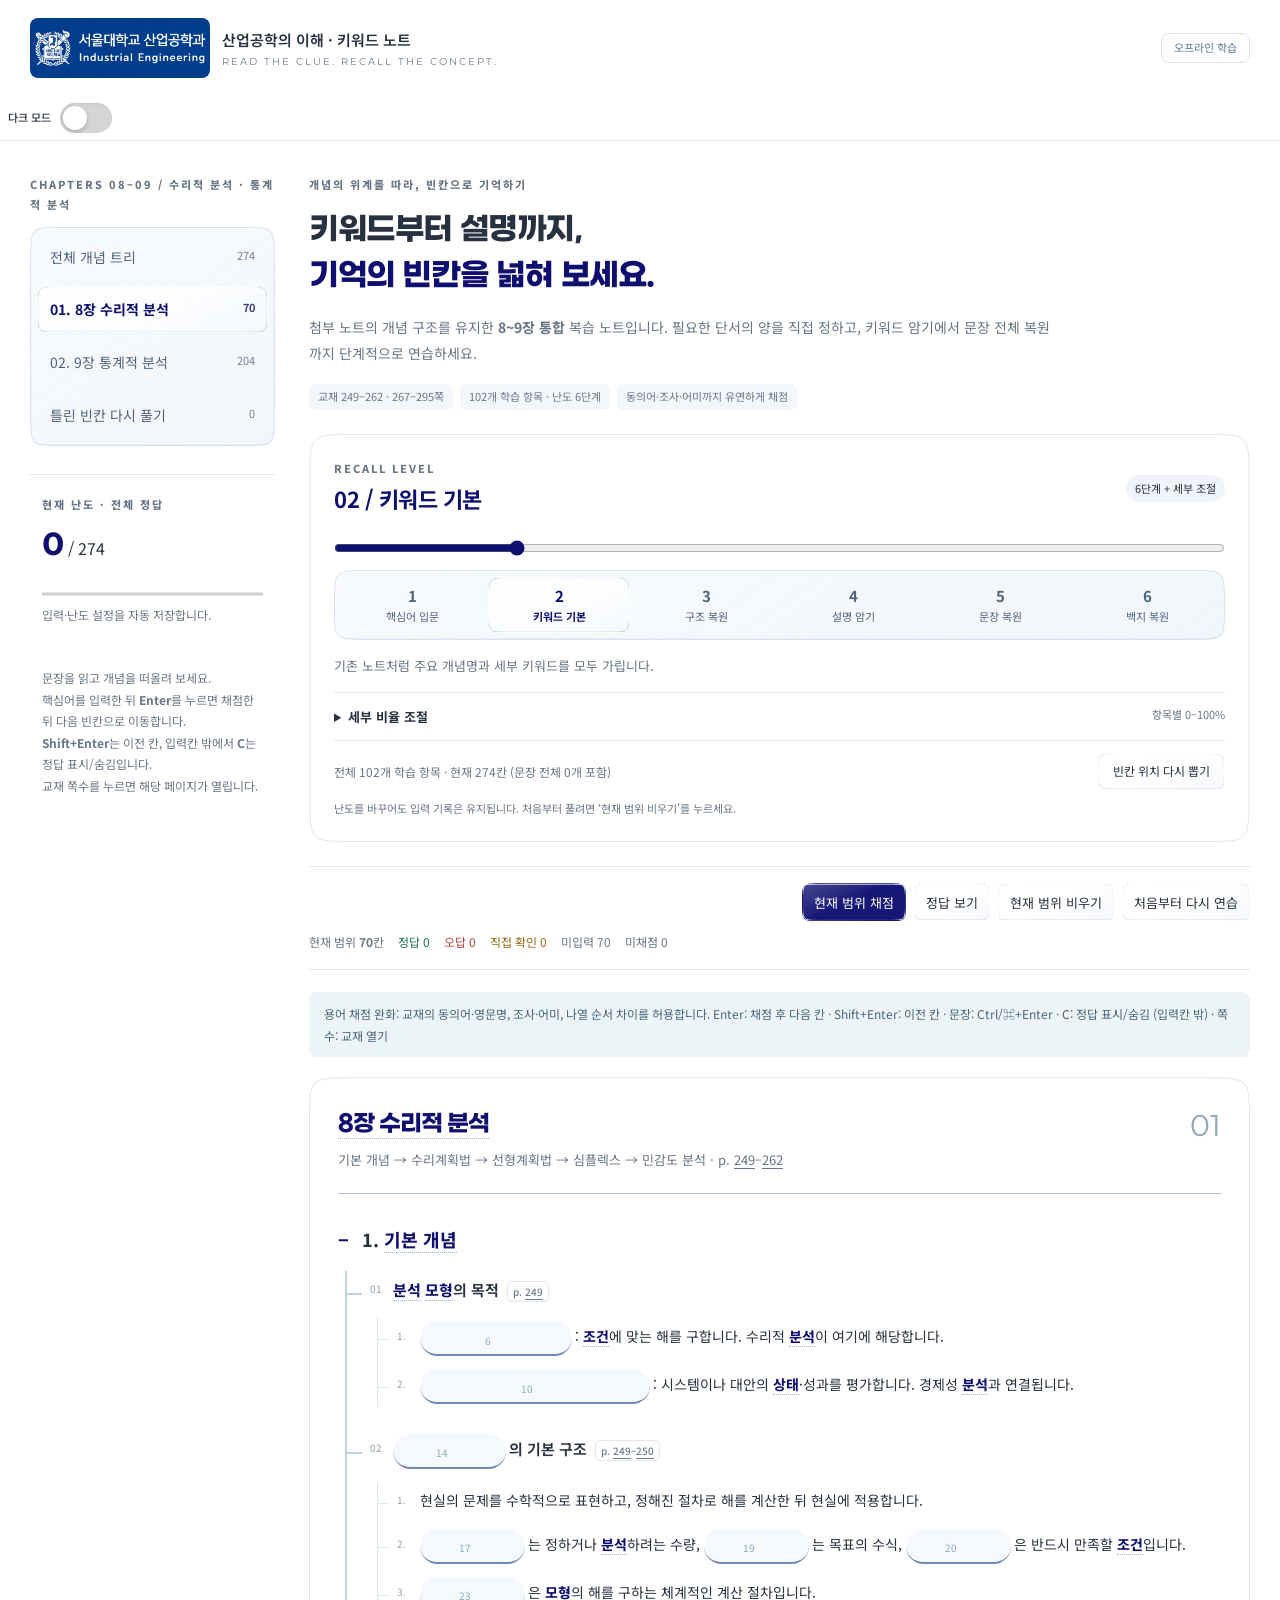
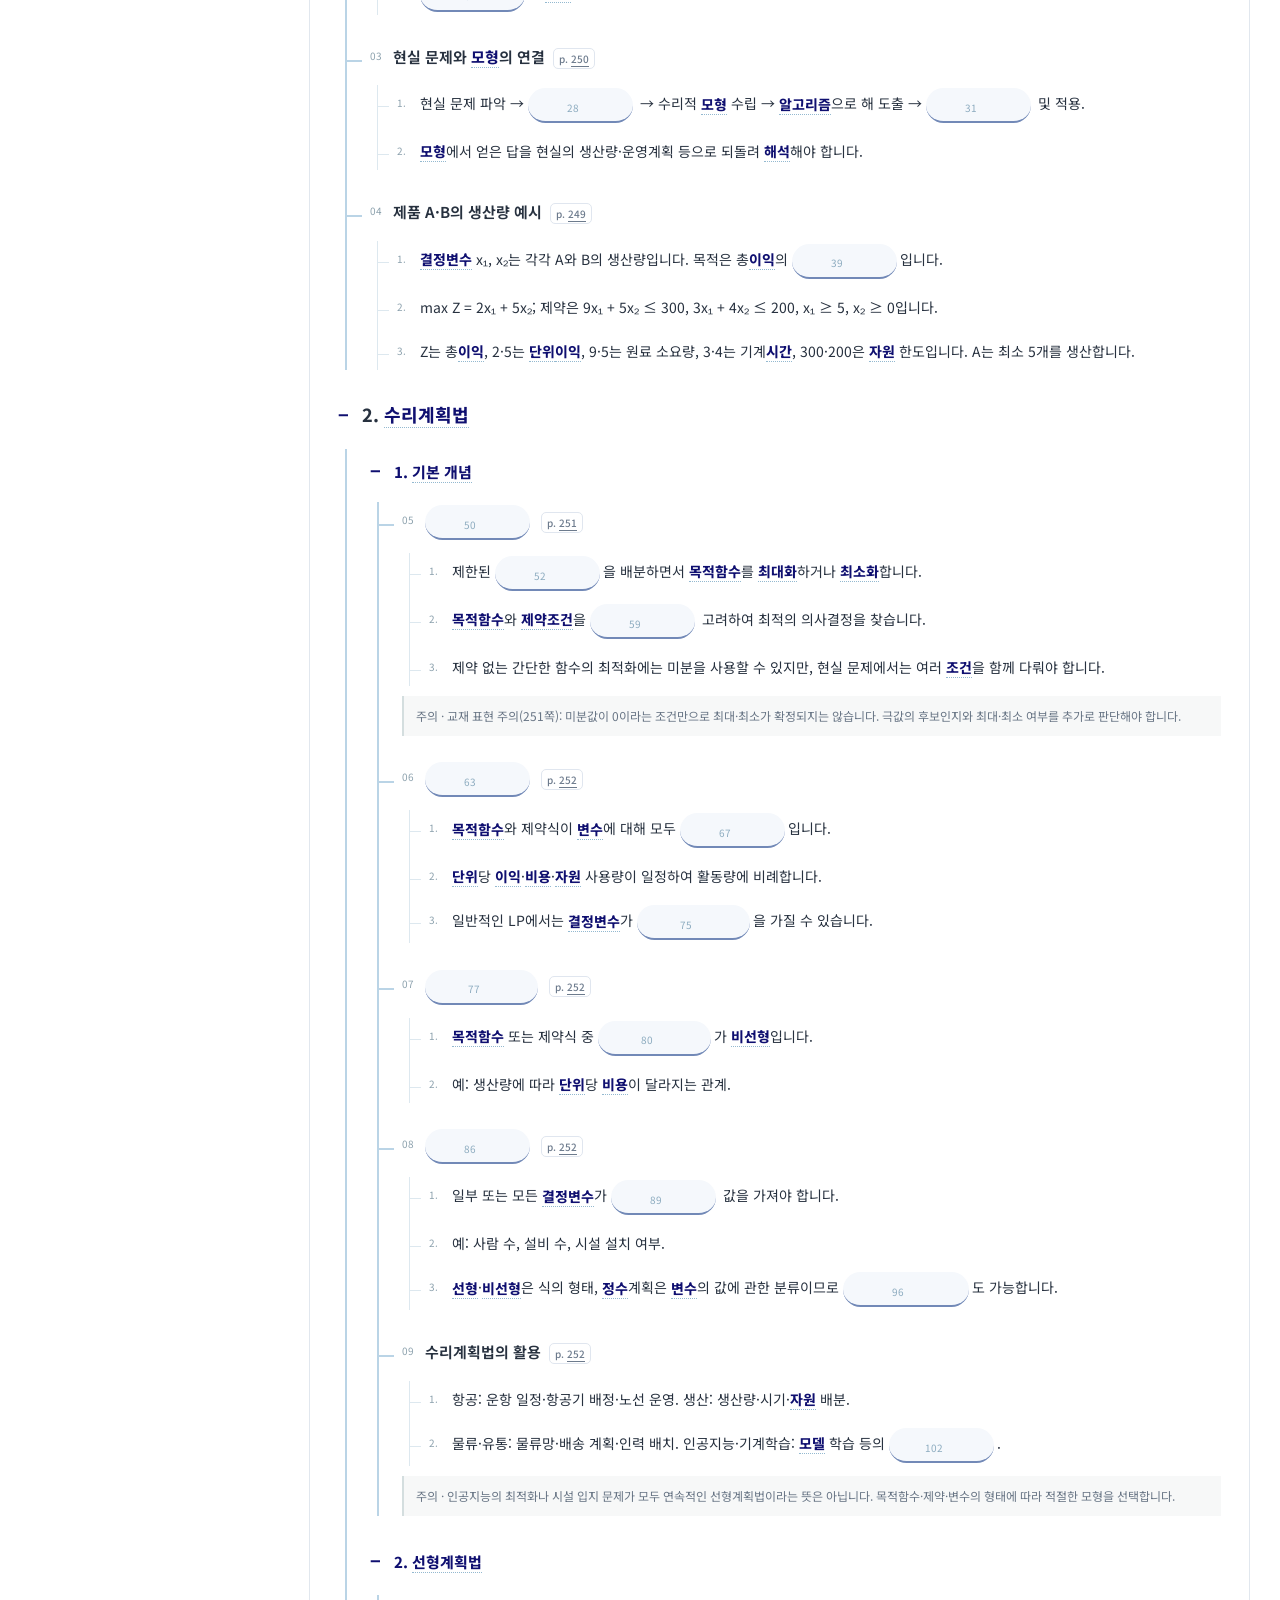
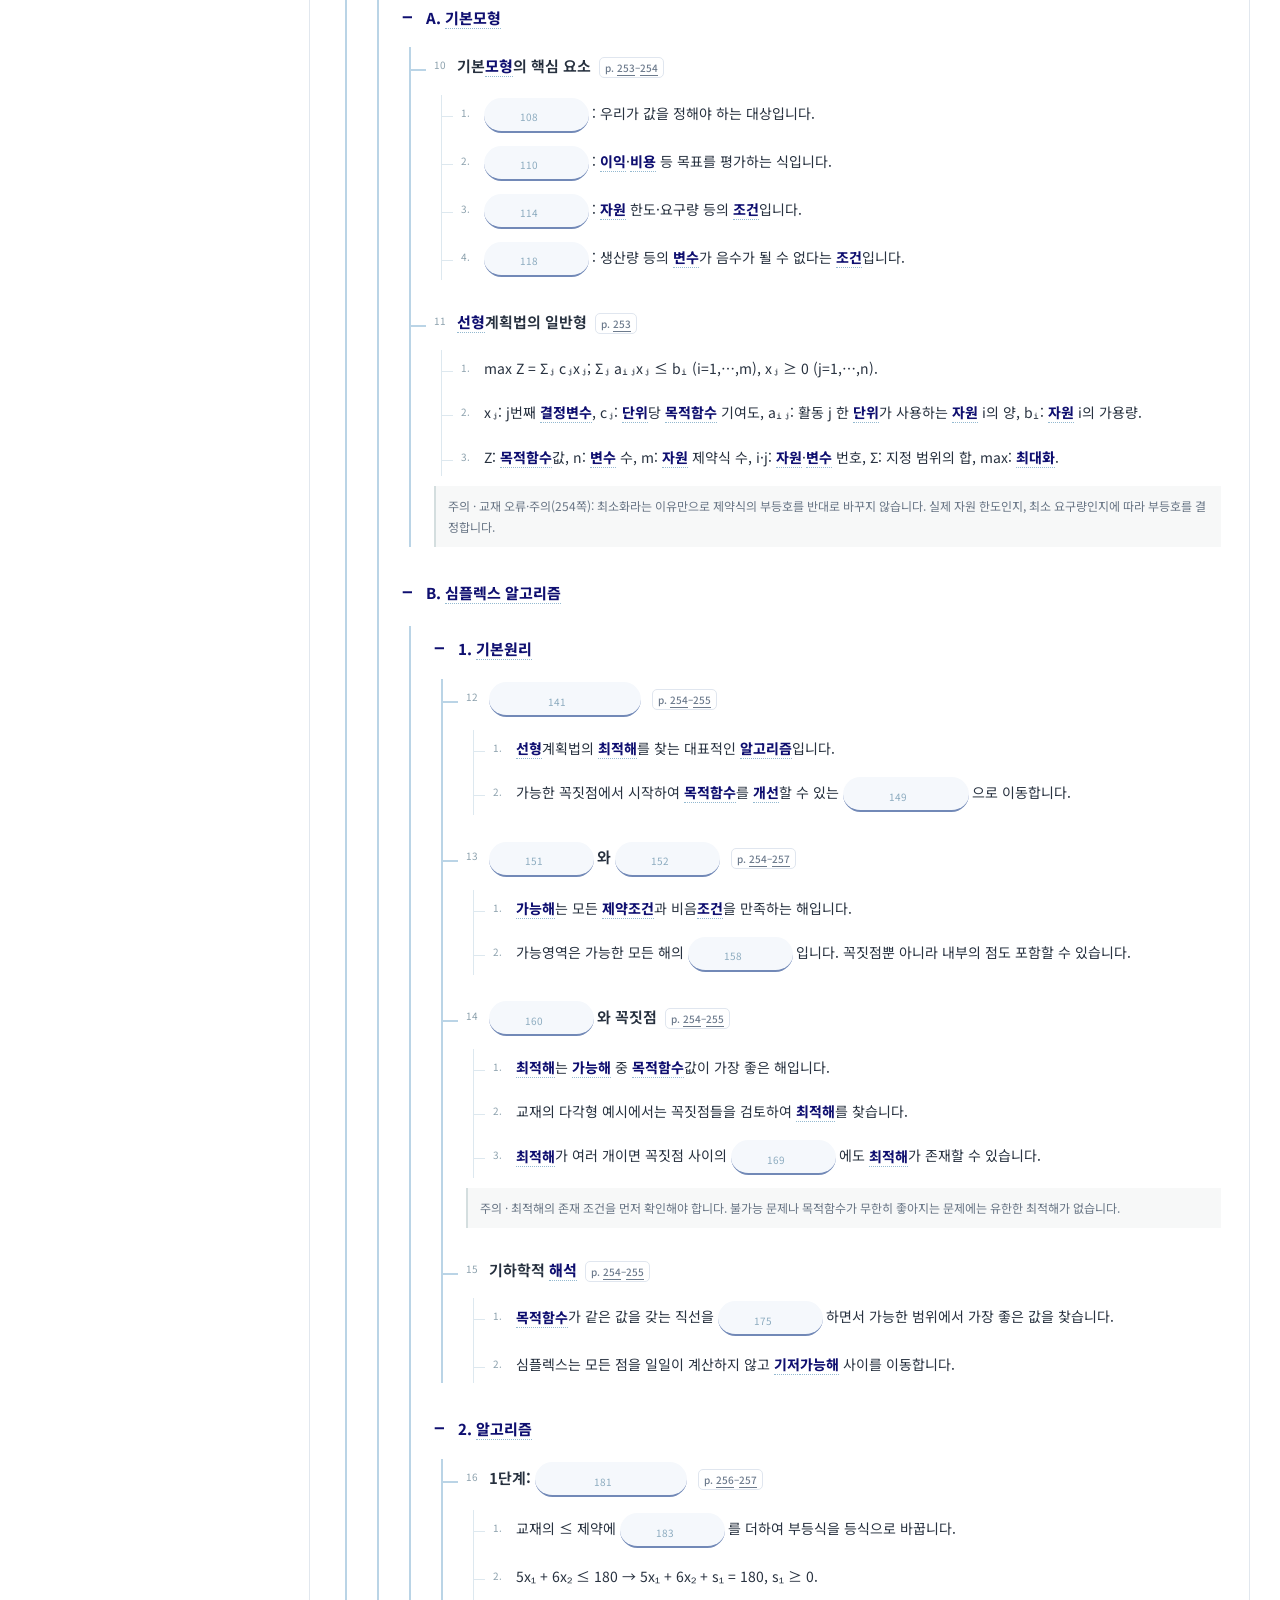
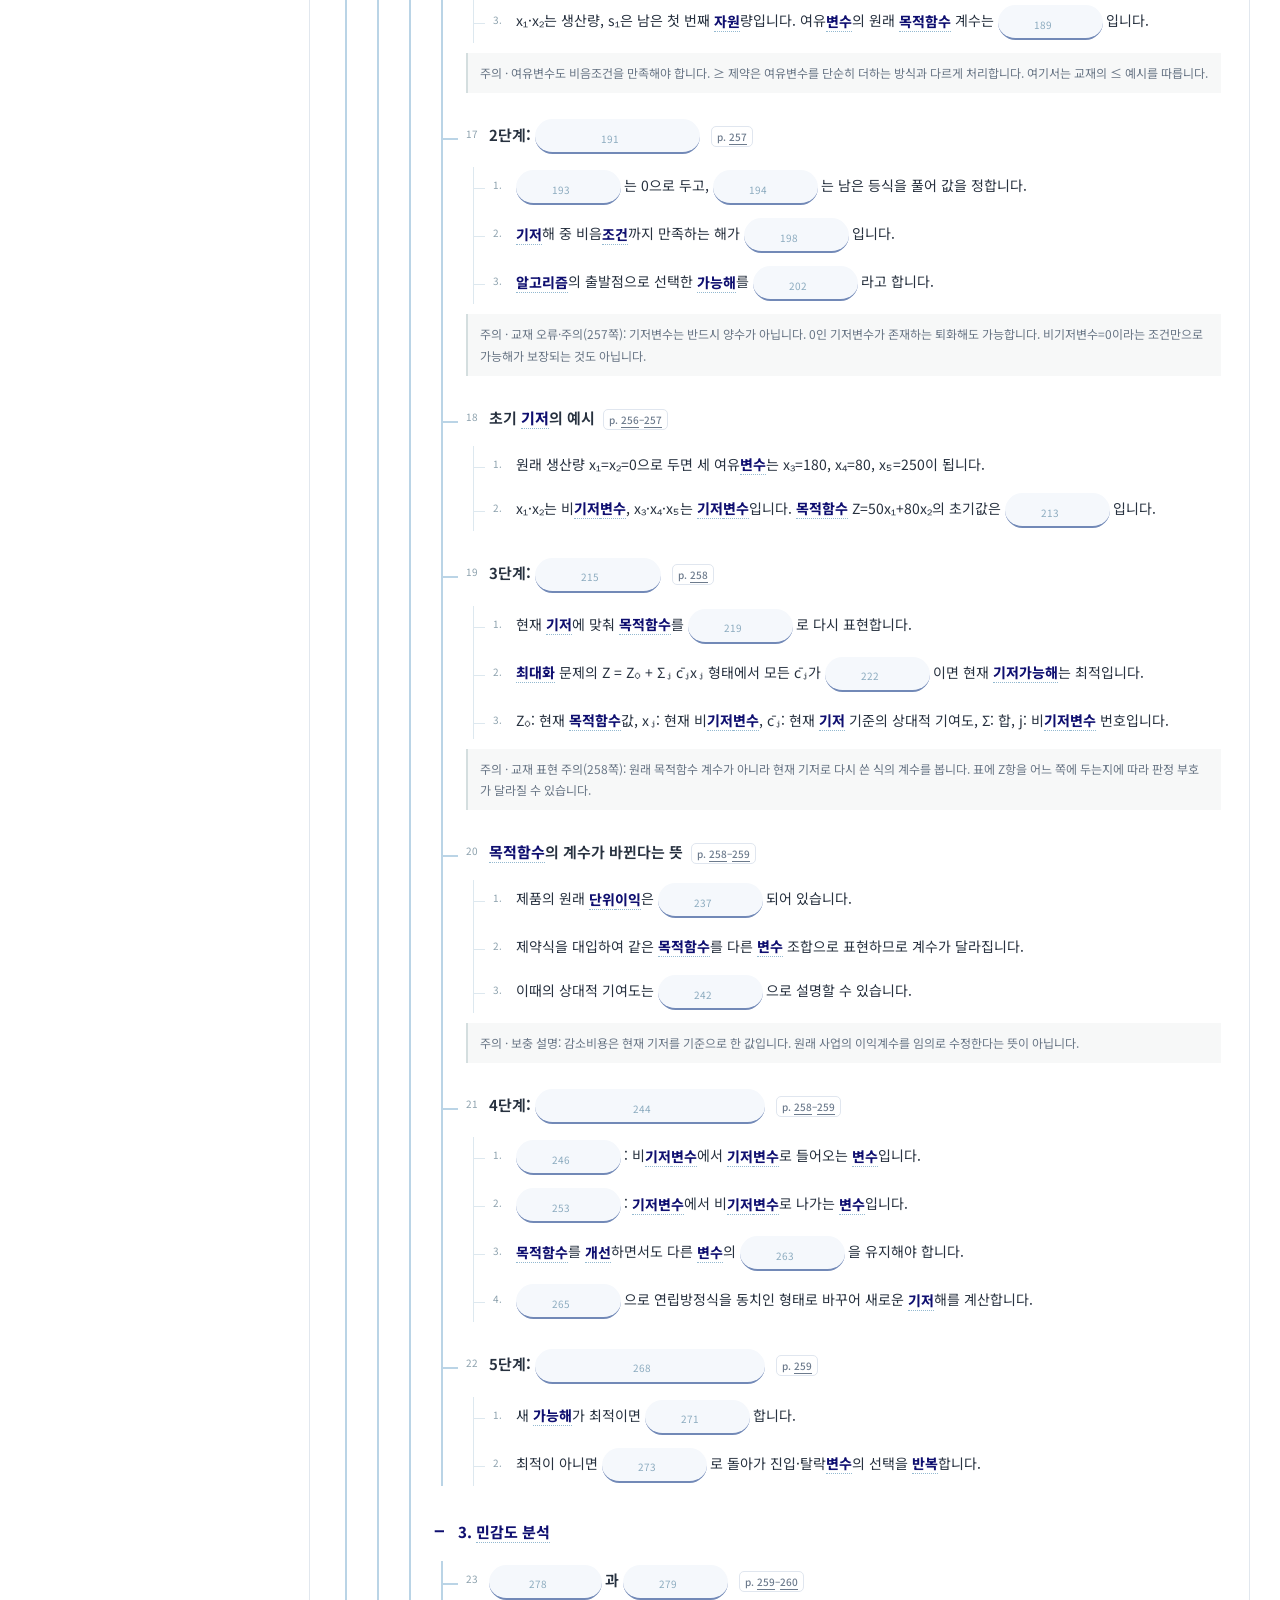
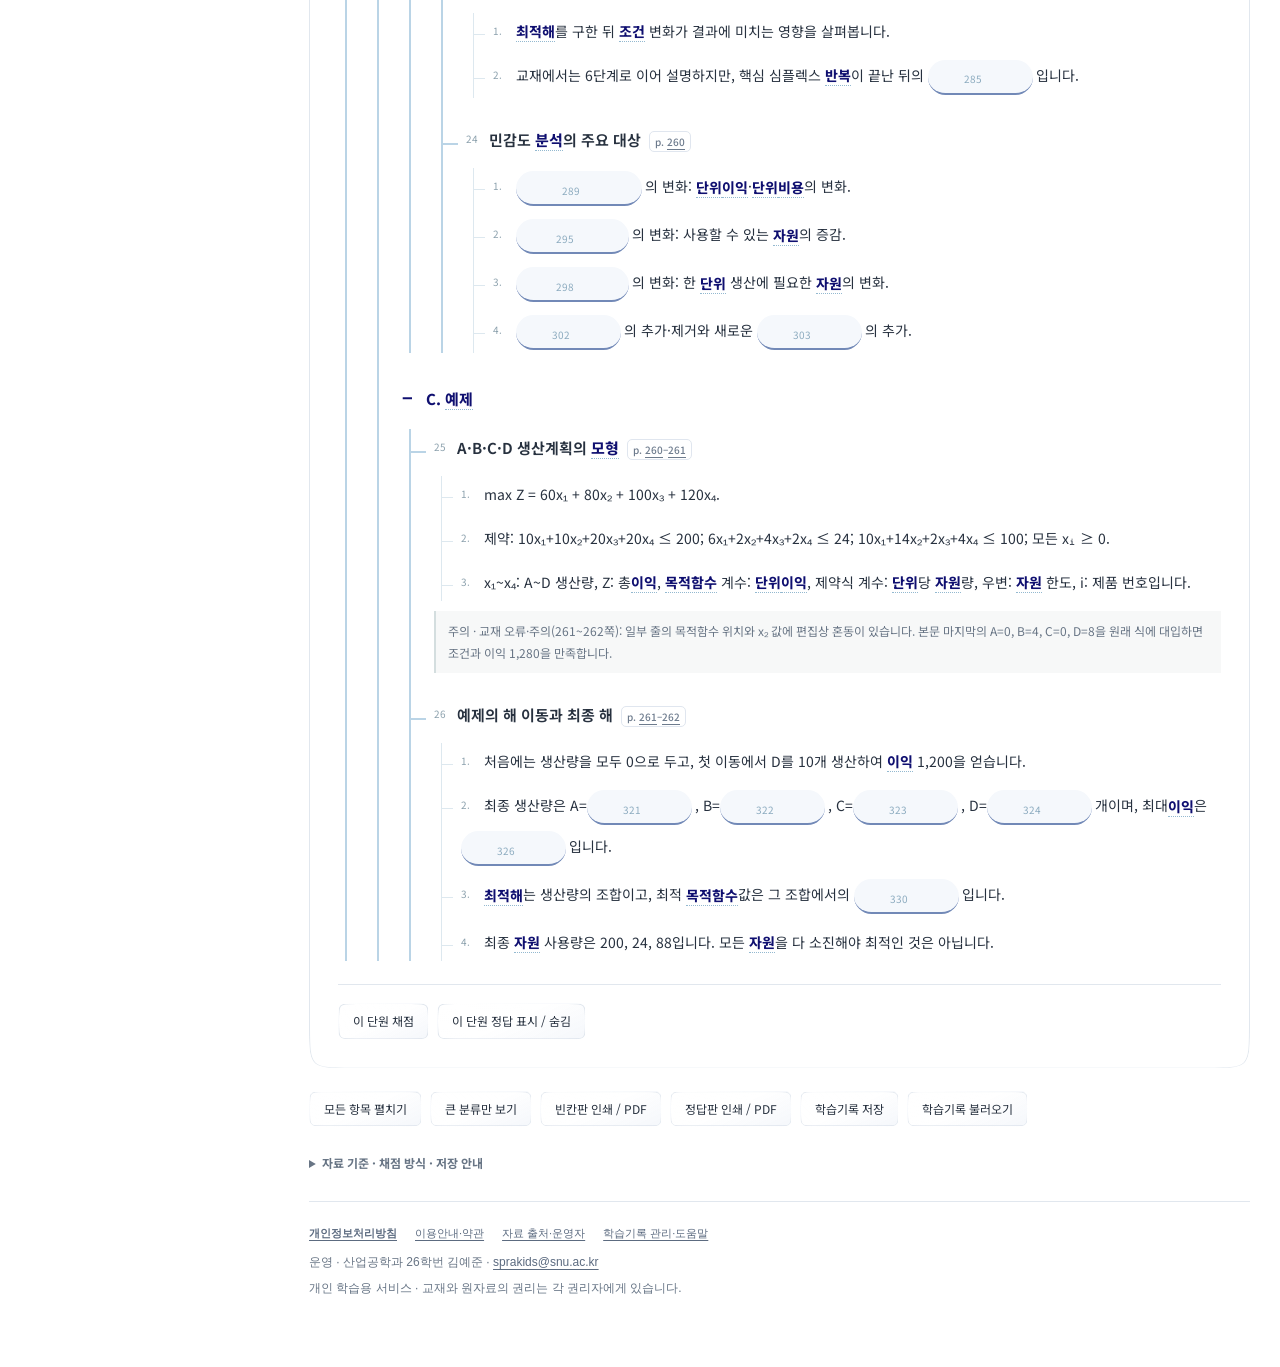
<file: chapter-8-9.html>
<!doctype html>
<html lang="ko"><head><script src="/campus-theme.js"></script><meta charset="utf-8"><meta name="viewport" content="width=device-width,initial-scale=1"><meta name="theme-color" content="#19398a"><title>8~9장 통합 키워드 빈칸 노트 · 산업공학의 이해</title>
<style>
:root{--ink:#273c4b;--muted:#647784;--blue:#246e9b;--pale:#e9f3fa;--line:#d8e3eb;--paper:#fff;--bg:#f4f6f5;--good:#1d7053;--bad:#b34439;--warn:#956b18}*{box-sizing:border-box}html{scroll-behavior:smooth}body{margin:0;color:var(--ink);background:var(--bg);font-family:-apple-system,BlinkMacSystemFont,"Apple SD Gothic Neo","Noto Sans KR","Malgun Gothic",sans-serif;font-size:16px;line-height:1.8}button,input,select{font:inherit}button,select{cursor:pointer}button{border:1px solid var(--line);border-radius:9px;background:#fff;padding:9px 14px;color:var(--ink);line-height:1.35}button:hover{border-color:var(--blue);background:#f1f8fd}button:focus-visible,select:focus-visible,summary:focus-visible{outline:3px solid #67a9d1;outline-offset:3px}button.primary{background:var(--blue);color:white;border-color:var(--blue)}button:disabled{opacity:.45;cursor:default}a{color:var(--campus-blue,#0f0f70)}.top{background:#fff;border-bottom:1px solid var(--line)}.top-inner{max-width:1340px;margin:auto;padding:22px 32px;display:flex;align-items:center;justify-content:space-between;gap:20px}.brand{display:flex;align-items:center;gap:12px}.mark{display:grid;place-items:center;background:var(--ink);color:#fff;width:45px;height:45px;border-radius:12px;font-family:Georgia,serif;font-size:23px}.brand-title{font-size:16px;font-weight:750}.brand-sub{font-size:11px;letter-spacing:2px;color:var(--muted)}.offline{font-size:12px;color:var(--good);border:1px solid #cadfd4;padding:4px 12px;border-radius:30px}.layout{max-width:1340px;margin:0 auto;display:grid;grid-template-columns:245px minmax(0,1fr);gap:36px;padding:34px 32px 80px}.side{align-self:start;position:sticky;top:22px}.small-label{font-size:11px;letter-spacing:2px;font-weight:800;color:var(--muted)}.nav{display:flex;flex-direction:column;gap:6px;margin-top:12px}.nav button{text-align:left;background:transparent;border-color:transparent;padding:13px 12px;display:flex;justify-content:space-between;gap:8px;font-size:14px}.nav button.active{background:var(--pale);border-color:#cbdfea;color:var(--campus-blue,#0f0f70);font-weight:750}.nav button .count{font-size:11px;min-width:32px;text-align:right;opacity:.8}.side-progress{margin-top:28px;padding:20px 12px;border-top:1px solid var(--line)}.side-progress strong{font-size:32px;color:var(--campus-blue,#0f0f70);font-variant-numeric:tabular-nums}.side-progress p{margin:3px 0;font-size:12px;color:var(--muted)}progress{width:100%;height:6px;accent-color:var(--blue)}.side-note{font-size:12px;color:var(--muted);margin:18px 12px}.hero{margin:0 0 22px}h1{font-size:36px;line-height:1.3;letter-spacing:-1.5px;margin:9px 0 14px}h1 span{color:var(--campus-blue,#0f0f70)}.hero p{max-width:750px;font-size:15px;color:var(--muted);margin:8px 0}.tags{display:flex;flex-wrap:wrap;gap:7px;margin-top:17px}.tag{font-size:11px;border-radius:6px;background:#e9edec;padding:3px 9px;color:#4b606e}.toolbar{position:sticky;top:0;z-index:10;padding:13px 0 14px;background:var(--bg);border-top:1px solid var(--line);border-bottom:1px solid var(--line);margin-bottom:22px}.controls{display:flex;flex-wrap:wrap;align-items:center;gap:8px}.controls select{height:38px;max-width:100%;border:1px solid var(--line);padding:4px 28px 4px 10px;background:white;border-radius:8px;font-size:13px;color:var(--ink)}.controls button{font-size:13px;padding:8px 11px;min-height:38px}.controls .spacer{flex:1}.resultbar{font-size:12px;display:flex;gap:14px;flex-wrap:wrap;margin-top:10px;color:var(--muted)}.resultbar .ok{color:var(--good)}.resultbar .bad{color:var(--bad)}.resultbar .wait{color:var(--warn)}.sheet{background:white;border:1px solid var(--line);border-radius:14px;box-shadow:0 6px 24px #20374705;margin-bottom:22px;padding:28px 30px 34px}.sheet-head{display:flex;align-items:flex-start;justify-content:space-between;gap:18px;margin-bottom:24px;padding-bottom:20px;border-bottom:2px solid var(--ink)}.sheet-head h2{margin:0;font-size:25px;letter-spacing:-.7px}.sheet-head p{margin:5px 0 0;font-size:13px;color:var(--muted)}.section-number{font-family:Georgia,serif;color:#91a8b7;font-size:30px;line-height:1.3}.group{margin:20px 0}.group>summary{font-size:18px;font-weight:750;cursor:pointer;padding:5px 0;list-style:none;display:flex;gap:10px;align-items:baseline}.group>summary:before{content:'−';color:var(--campus-blue,#0f0f70);font-size:18px;width:14px;flex:none}.group:not([open])>summary:before{content:'+'}.group>summary::-webkit-details-marker{display:none}.group-body{margin:10px 0 0 7px;padding-left:23px;border-left:2px solid #bad4e6}.group .group{margin:14px 0}.group .group>summary{font-size:15px;color:var(--campus-blue,#0f0f70)}.lesson{position:relative;margin:0 0 23px;scroll-margin-top:165px}.lesson:before{content:'';position:absolute;top:22px;left:-24px;width:16px;border-top:2px solid #bad4e6}.lesson-head{font-weight:650;margin:0;line-height:2.5;font-size:15px}.page{font-size:10px;font-weight:500;white-space:nowrap;margin-left:8px;color:var(--muted);border:1px solid var(--line);border-radius:4px;padding:2px 5px}.branches{border-left:1px solid #dde8ef;margin:10px 0 0 7px;padding:0 0 0 19px;list-style:none}.branches>li{position:relative;margin:7px 0;font-size:14px;line-height:2.65}.branches>li:before{content:'';width:12px;border-top:1px solid #dde8ef;position:absolute;top:21px;left:-20px}.gap{display:inline-flex;vertical-align:middle;flex-direction:column;line-height:1.2;max-width:100%;margin:3px 3px 3px 0;position:relative}.entry{position:relative;display:flex;max-width:100%;align-items:center}.entry input{box-sizing:border-box;width:var(--width,150px);max-width:100%;height:35px;padding:2px 24px 2px 8px;border:0;border-bottom:2px solid #6fadd0;background:#f2f8fc;border-radius:4px 4px 0 0;font-size:15px;font-weight:600;color:var(--campus-blue,#0f0f70);text-align:center;outline:none}.entry input:focus{background:#e7f3fc;box-shadow:0 0 0 2px #78b2d480}.entry input::placeholder{color:#8cabbf;font-weight:400;font-size:10px}.entry .signal{position:absolute;right:6px;font-size:12px;font-weight:700;pointer-events:none}.gap.correct input{color:var(--good);border-color:var(--good);background:#f0f9f3}.gap.wrong input{color:var(--bad);border-color:var(--bad);background:#fff4f2}.gap.pending input{border-color:var(--warn)}.gap .answer{display:none;font-size:11px;text-align:center;line-height:1.7;margin-top:3px;color:var(--campus-blue,#0f0f70);max-width:245px;overflow-wrap:anywhere}.gap.revealed .answer{display:block}.plain-answer{color:var(--campus-blue,#0f0f70);font-weight:750;border-bottom:1px dotted #94b9d0}.note{font-size:12px;background:#f7f8f8;color:var(--muted);border-left:2px solid #d4dedf;padding:9px 12px;margin:10px 0;line-height:1.8}.section-tools{display:flex;flex-wrap:wrap;gap:8px;border-top:1px solid var(--line);margin-top:22px;padding-top:18px}.section-tools button{font-size:12px}.footnote{font-size:12px;color:var(--muted);margin-top:25px}.footnote summary{cursor:pointer;font-weight:700}.footnote p{margin:8px 0}.bottom-tools{display:flex;flex-wrap:wrap;gap:8px;margin-top:18px}.bottom-tools button{font-size:12px}.empty{padding:70px 20px;text-align:center;background:white;border:1px solid var(--line);border-radius:14px}.empty h2{font-size:23px}.empty p{color:var(--muted);font-size:14px}.toast{position:fixed;bottom:24px;left:50%;transform:translateX(-50%);background:var(--ink);color:white;max-width:90vw;border-radius:10px;padding:12px 20px;z-index:40;font-size:14px;box-shadow:0 4px 20px #0002}.toast[hidden]{display:none}.help{background:#edf4f7;border-radius:8px;margin-bottom:20px;padding:11px 15px;font-size:12px;color:#486578}.print-only{display:none}.review-flag{font-size:11px;color:var(--bad);font-weight:600;margin-left:6px}.answer-key{display:none}noscript{display:block;padding:30px;color:var(--bad);background:white}
@media(max-width:1000px){.layout{grid-template-columns:195px minmax(0,1fr);gap:22px;padding:25px 20px}.top-inner{padding:18px 20px}.sheet{padding:22px 20px}.group-body{padding-left:18px}.lesson:before{left:-19px;width:11px}.side-progress{padding:15px 8px}.nav button{padding:11px 8px;font-size:13px}}
@media(max-width:760px){.layout{display:block;padding:20px 14px 60px}.side{position:static}.nav{display:flex;flex-direction:row;overflow:auto;gap:5px;margin-top:8px;padding-bottom:8px}.nav button{white-space:nowrap;font-size:12px;border-color:var(--line);padding:9px 12px}.nav .count{display:none}.side-progress,.side-note,.side>.small-label{display:none}.top-inner{padding:14px 16px}.brand-sub{font-size:9px}.offline{font-size:10px;padding:3px 8px}.mark{width:36px;height:36px;font-size:20px}.brand-title{font-size:14px}.hero{margin-top:20px}h1{font-size:29px}.hero p{font-size:13px}.toolbar{position:static;margin-top:20px}.controls{gap:6px}.controls .spacer{display:none}.controls button{font-size:12px}.sheet{padding:20px 14px;border-radius:10px}.sheet-head h2{font-size:22px}.section-number{font-size:25px}.group>summary{font-size:16px}.group-body{margin-left:3px;padding-left:14px}.lesson:before{left:-15px;width:8px}.lesson-head{font-size:14px}.branches{margin-left:2px;padding-left:12px}.branches>li{font-size:13px}.branches>li:before{left:-13px;width:8px}.entry input{font-size:16px;max-width:205px}.page{font-size:9px}.group .group>summary{font-size:14px}}
@media print{@page{size:A4;margin:14mm}body{background:white;color:#111;font-size:11pt;line-height:1.6}.top,.side,.hero,.toolbar,.help,.section-tools,.bottom-tools,.footnote,.toast,.screen-only{display:none!important}.layout{display:block;padding:0;max-width:none}.sheet{border:0;box-shadow:none;border-radius:0;padding:0;margin:0 0 20px;break-before:page}.sheet:first-child{break-before:auto}.sheet-head{margin-bottom:15px;padding-bottom:8px}.sheet-head h2{font-size:20pt}.sheet-head p{font-size:9pt}.group{margin:12px 0}.group>summary{font-size:13pt;list-style:none}.group-body{padding-left:16px}.lesson{break-inside:avoid;margin-bottom:13px}.lesson-head,.branches>li{font-size:10pt;line-height:2}.entry input{height:23px;font-size:10pt;border-radius:0;background:none!important;color:transparent!important;border-bottom:1px solid #333!important;box-shadow:none!important;max-width:180px}.entry input::placeholder{color:transparent}.entry .signal,.gap .answer{display:none!important}.gap{margin:0 2px}.note{font-size:8pt;padding:5px 8px;background:#f6f6f6}.page{border:0}.plain-answer{color:#111;border:0}.print-only{display:block;font-size:9pt;margin-bottom:10px}.answer-key{display:none}.print-key .entry input{display:none}.print-key .gap .answer{display:block!important;color:var(--campus-blue,#0f0f70);font-size:10pt;font-weight:bold;max-width:none;margin:0}.print-key .answer .answer-label{display:none}.print-key .answer-key{display:block}.group>summary:before{display:none}.branches{margin-top:4px}.branches>li{margin:3px 0}}

/* Adjustable recall difficulty */
.sr-only{position:absolute;width:1px;height:1px;padding:0;margin:-1px;overflow:hidden;clip:rect(0,0,0,0);white-space:nowrap;border:0}
.difficulty{background:#fff;border:1px solid var(--line);border-radius:14px;padding:23px 25px;margin:24px 0}
.difficulty-head{display:flex;justify-content:space-between;align-items:center;gap:12px}
.difficulty-head strong{font-size:23px;display:block;color:var(--campus-blue,#0f0f70);letter-spacing:-.5px}.level-badge{font-size:11px;padding:4px 9px;border-radius:20px;background:var(--pale);white-space:nowrap}
.level-range{width:100%;height:28px;accent-color:var(--blue);margin:16px 0 5px;cursor:pointer}
.preset-list{display:grid;grid-template-columns:repeat(6,1fr);gap:5px}.preset-list button{padding:8px 2px;font-size:11px;border-color:transparent;border-radius:7px}.preset-list b{display:block;font-size:15px;margin-bottom:3px}.preset-list .chosen{background:var(--blue);color:#fff}
.level-desc{color:var(--muted);font-size:13px;min-height:24px;margin:14px 0}
.fine{border-top:1px solid var(--line);padding-top:12px}.fine summary{cursor:pointer;font-size:13px;font-weight:700}.fine summary span{float:right;font-size:11px;font-weight:400;color:var(--muted)}
.fine-grid{margin-top:15px}.fine-row{display:grid;grid-template-columns:minmax(135px,1fr) minmax(90px,1.2fr) 74px;align-items:center;gap:15px;margin:15px 0}.fine-row label{font-size:13px}.fine-row small{display:block;color:var(--muted);font-size:11px;line-height:1.5;font-weight:400}.fine-row input[type=range]{width:100%;accent-color:var(--blue);cursor:pointer}.percent{font-size:12px;white-space:nowrap}.percent input{width:55px;border:1px solid var(--line);border-radius:6px;padding:5px;text-align:center;color:var(--campus-blue,#0f0f70);font-size:14px}.fine-note,.retain-note{font-size:11px;color:var(--muted);line-height:1.7}.fine-note{background:#f4f7f9;padding:10px;border-radius:6px}.difficulty-bottom{display:flex;justify-content:space-between;gap:12px;align-items:center;border-top:1px solid var(--line);padding-top:12px;margin-top:12px}.difficulty-bottom span{font-size:12px;color:var(--muted)}.difficulty-bottom button{font-size:12px;white-space:nowrap}.retain-note{margin:9px 0 0}
.row-no{font-size:10px;color:#8ca1ad;display:inline-block;min-width:23px;font-weight:400;vertical-align:top;margin-top:5px}.lesson-head .full-gap{width:calc(100% - 28px)}.full-gap{display:inline-flex;width:calc(100% - 25px);margin-bottom:7px}.full-gap .entry{width:100%}.entry textarea{font:inherit;line-height:1.8;font-size:15px;resize:vertical;min-height:100px;border:1px solid #a5c5d9;border-bottom:2px solid #6fadd0;border-radius:7px;background:#f5f9fc;color:var(--ink);width:100%;padding:10px 28px 10px 12px;outline:none}.entry textarea:focus{box-shadow:0 0 0 2px #78b2d480}.entry textarea::placeholder{font-size:12px;color:#8cabbf}.full-gap .signal{top:12px}.gap.correct textarea{border-color:var(--good);background:#f0f9f3}.gap.wrong textarea{border-color:var(--bad);background:#fff4f2}.gap.review input,.gap.review textarea{border-color:var(--warn);background:#fffaf0}.gap.self-visible .answer{display:block}.gap.full-gap .answer{max-width:none;text-align:left;padding:8px 10px;background:#eef5f9;border-radius:6px;font-size:13px;margin-top:6px}.self-check{display:flex;flex-wrap:wrap;align-items:center;gap:6px;font-weight:400;margin-top:6px;white-space:normal}.self-check>span{font-size:11px;color:var(--muted);width:100%;line-height:1.6}.self-check button{font-size:11px;padding:6px 9px}.group-label{width:calc(100% - 24px)}.group-label .gap{font-weight:400;max-width:calc(100% - 25px)}.group-label .answer{max-width:none;text-align:left}.concealable{display:none}.answers-on .concealable{display:block}.extra-review{font-weight:400;font-size:12px;padding:5px 0}
@media(max-width:760px){.difficulty{padding:16px 13px}.difficulty-head strong{font-size:21px}.level-badge{font-size:10px}.preset-list{gap:3px}.preset-list button{font-size:10px}.fine-row{grid-template-columns:minmax(100px,1fr) minmax(55px,.7fr) 62px;gap:8px}.fine-row label{font-size:12px}.percent input{width:45px;font-size:16px}.difficulty-bottom{flex-wrap:wrap}.entry textarea{font-size:16px;min-height:115px}.group-label .entry input{max-width:100%}.group-body{padding-left:12px}}
@media print{.difficulty,.self-check,.retain-note{display:none!important}.entry textarea{color:transparent!important;background:none!important;box-shadow:none!important;min-height:65px;font-size:10pt;border:1px solid #bbb}.entry textarea::placeholder{color:transparent}.full-gap .answer{display:none!important}.print-key .entry textarea{display:none}.print-key .full-gap .answer{display:block!important;background:none}.print-key .concealable{display:block}.gap.self-visible .answer{display:none!important}.print-key .gap.self-visible .answer{display:block!important}.row-no{font-size:8pt}}

.page a,.source-page a{color:inherit;text-decoration:underline;text-underline-offset:3px}.page a:hover,.source-page a:hover{color:var(--campus-blue,#0f0f70)}.page a:focus-visible,.source-page a:focus-visible{outline:2px solid #246e9b;outline-offset:3px}
</style><link rel="stylesheet" href="/site-info.css"><script defer src="/site-info.js"></script><link rel="stylesheet" href="/campus.css"><link rel="stylesheet" href="/campus-effects.css"><script defer src="/campus-effects.js"></script><script defer src="/campus-navigation.js"></script><link rel="stylesheet" href="/campus-theme.css"><script defer src="/campus-curves.js"></script></head><body class="campus-note">
<header class="top"><div class="top-inner"><div class="brand"><a class="campus-logo-link" href="/" aria-label="메인 화면으로 이동"><span class="campus-logo-art"><img class="campus-brand-logo" src="/assets/snu-ie-logo.jpg" width="210" height="70" alt="서울대학교 산업공학과"><img class="campus-brand-logo campus-logo-dark" src="/assets/snu-ie-logo-dark.png" width="210" height="70" alt="" aria-hidden="true"></span></a><div><div class="brand-title">산업공학의 이해 · 키워드 노트</div><div class="brand-sub">READ THE CLUE. RECALL THE CONCEPT.</div></div></div><span class="offline">오프라인 학습</span></div><button type="button" class="theme-toggle" role="switch" aria-checked="false" aria-label="다크 모드" data-theme-toggle title="다크 모드로 전환"><span class="theme-label" aria-hidden="true">다크 모드</span><span class="theme-track" aria-hidden="true"><span class="theme-knob"></span></span></button></header>
<div class="layout"><aside class="side"><div class="small-label">CHAPTERS 08–09 / 수리적 분석 · 통계적 분석</div><nav class="nav" id="nav" aria-label="단원 선택"></nav><div class="side-progress"><div class="small-label">현재 난도 · 전체 정답</div><strong id="totalCorrect">0</strong><span id="totalCount"></span><progress id="progress" value="0" max="100" aria-label="전체 정답 비율"></progress><p id="saveStatus">이 브라우저에 입력 내용을 저장합니다.</p></div><p class="side-note">문장을 읽고 개념을 떠올려 보세요.<br>핵심어를 입력한 뒤 <b>Enter</b>를 누르면 채점한 뒤 다음 빈칸으로 이동합니다.<br><b>Shift+Enter</b>는 이전 칸, 입력칸 밖에서 <b>C</b>는 정답 표시/숨김입니다.<br>교재 쪽수를 누르면 해당 페이지가 열립니다.</p></aside>
<main><div class="hero"><div class="small-label">개념의 위계를 따라, 빈칸으로 기억하기</div><h1>키워드부터 설명까지,<br><span>기억의 빈칸을 넓혀 보세요.</span></h1><p>첨부 노트의 개념 구조를 유지한 <b>8~9장 통합</b> 복습 노트입니다. 필요한 단서의 양을 직접 정하고, 키워드 암기에서 문장 전체 복원까지 단계적으로 연습하세요.</p><div class="tags"><span class="tag">교재 249–262 · 267–295쪽</span><span class="tag" id="countTag"></span><span class="tag">동의어·조사·어미까지 유연하게 채점</span></div></div>
<section class="difficulty" aria-label="빈칸 난도 설정">
<div class="difficulty-head"><div><div class="small-label">RECALL LEVEL</div><strong id="levelName">02 / 키워드 기본</strong></div><span class="level-badge">6단계 + 세부 조절</span></div>
<label class="sr-only" for="level">빈칸 난도</label><input id="level" class="level-range" type="range" min="1" max="6" step="1" value="2">
<div class="preset-list"><button data-preset="1" aria-pressed="false"><b>1</b><span>핵심어 입문</span></button><button data-preset="2" aria-pressed="true"><b>2</b><span>키워드 기본</span></button><button data-preset="3" aria-pressed="false"><b>3</b><span>구조 복원</span></button><button data-preset="4" aria-pressed="false"><b>4</b><span>설명 암기</span></button><button data-preset="5" aria-pressed="false"><b>5</b><span>문장 복원</span></button><button data-preset="6" aria-pressed="false"><b>6</b><span>백지 복원</span></button></div>
<p id="levelDesc" class="level-desc"></p>
<details class="fine"><summary>세부 비율 조절 <span>항목별 0–100%</span></summary><div class="fine-grid"><div class="fine-row"><label for="pct-core"><b>주요 개념명</b><small>각 항목의 대표 개념과 명칭</small></label><input id="pct-core" type="range" min="0" max="100" step="1" value="0"><div class="percent"><input id="num-core" type="number" min="0" max="100" step="1" value="0" aria-label="주요 개념명 비율">%</div></div><div class="fine-row"><label for="pct-detail"><b>세부 유형·키워드</b><small>세부 유형·순서·공식의 키워드</small></label><input id="pct-detail" type="range" min="0" max="100" step="1" value="0"><div class="percent"><input id="num-detail" type="number" min="0" max="100" step="1" value="0" aria-label="세부 유형·키워드 비율">%</div></div><div class="fine-row"><label for="pct-explain"><b>설명 속 핵심어</b><small>뜻·조건·구분 기준의 핵심 표현</small></label><input id="pct-explain" type="range" min="0" max="100" step="1" value="0"><div class="percent"><input id="num-explain" type="number" min="0" max="100" step="1" value="0" aria-label="설명 속 핵심어 비율">%</div></div><div class="fine-row"><label for="pct-heading"><b>대분류·소제목</b><small>큰 분류 및 하위 분류의 제목</small></label><input id="pct-heading" type="range" min="0" max="100" step="1" value="0"><div class="percent"><input id="num-heading" type="number" min="0" max="100" step="1" value="0" aria-label="대분류·소제목 비율">%</div></div><div class="fine-row"><label for="pct-sentence"><b>문장 전체 복원</b><small>선택된 문장은 통째로 가립니다</small></label><input id="pct-sentence" type="range" min="0" max="100" step="1" value="0"><div class="percent"><input id="num-sentence" type="number" min="0" max="100" step="1" value="0" aria-label="문장 전체 복원 비율">%</div></div></div><p class="fine-note">비율은 항목별 후보에서 적용합니다. 문장 전체 복원을 선택하면 해당 문장의 개별 빈칸을 하나의 긴 답안으로 바꿉니다. 따라서 난도가 높아져도 칸 수는 줄 수 있습니다. 모든 비율이 0%이면 읽기 모드가 됩니다.</p></details>
<div class="difficulty-bottom"><span id="density" aria-live="polite"></span><button id="reroll">빈칸 위치 다시 뽑기</button></div>
<p class="retain-note">난도를 바꾸어도 입력 기록은 유지됩니다. 처음부터 풀려면 ‘현재 범위 비우기’를 누르세요.</p></section>
<div class="toolbar"><div class="controls"><span class="spacer"></span><button class="primary" id="grade">현재 범위 채점</button><button id="reveal">정답 보기</button><button id="reset">현재 범위 비우기</button><button id="restart" title="모든 단원·난도의 답안과 채점 기록 초기화">처음부터 다시 연습</button></div><div class="resultbar" aria-live="polite" id="stats"></div></div>
<div id="resetPanel" class="help" role="alertdialog" aria-labelledby="resetTitle" aria-describedby="resetMessage" hidden><strong id="resetTitle">학습기록 초기화</strong><p id="resetMessage"></p><div class="controls"><button id="resetCancel" type="button">취소 · 기록 유지</button><button id="resetConfirm" type="button" class="primary">확인 · 전체 기록 지우기</button></div></div>
<div class="help" id="help">정답이 보이지 않는 상태에서 입력해 보세요. Enter: 다음 칸 · Shift+Enter: 이전 칸 · C: 정답 표시/숨김 (입력칸 밖) · 쪽수: 교재 열기</div>
<div class="print-only">산업공학의 이해 · 8~9장 통합 / 키워드 빈칸 노트 <span class="answer-key">— 정답판</span></div><div id="content"></div>
<div class="bottom-tools"><button id="expand">모든 항목 펼치기</button><button id="collapse">큰 분류만 보기</button><button id="printBlank">빈칸판 인쇄 / PDF</button><button id="printKey">정답판 인쇄 / PDF</button><button id="export">학습기록 저장</button><button id="import">학습기록 불러오기</button><input type="file" id="importFile" accept="application/json,.json" hidden></div>
<details class="footnote"><summary>자료 기준 · 채점 방식 · 저장 안내</summary><p>사용자 제공 8·9장 키워드 빈칸노트의 내용과 개념 구조를 유지한 통합 노트입니다. 교재 『산업경영공학 시스템 접근』 8장 수리적 분석 249–262쪽, 9장 통계적 분석 267–295쪽의 학습용 요약입니다.</p><p>등록된 동의어·약어와 일반적인 조사·어미를 허용합니다. 숫자의 부호·소수점, 분수의 분자·분모, 부등호 방향은 구별합니다. 식의 임의 변형을 자동으로 증명하는 채점기는 아닙니다. 문장 전체와 긴 제목은 모범답안과 비교하여 직접 확인할 수 있습니다.</p><p>최적해의 존재 조건, 미분·최대우도·신뢰구간·중심극한정리·인과성·시뮬레이션 검증의 구분 등 첨부 자료의 주석을 유지했습니다. 항목의 교재 쪽수를 눌러 원문과 비교할 수 있습니다.</p><p>입력·채점·난도는 8~9장을 묶어 이 브라우저에 저장됩니다. ‘학습기록 저장’으로 개별 JSON을 보관할 수 있고, 전체 초기화는 두 장의 키워드 기록에 함께 적용됩니다.</p></details>
<div class="policy-footer"><nav aria-label="사이트 안내" data-policy-links><a href="/privacy.html" target="_top" class="privacy-link">개인정보처리방침</a><a href="/terms.html" target="_top">이용안내·약관</a><a href="/about.html" target="_top">자료 출처·운영자</a><a href="/help.html" target="_top">학습기록 관리·도움말</a></nav><p class="operator">운영 · 산업공학과 26학번 김예준 · <a href="mailto:sprakids@snu.ac.kr">sprakids@snu.ac.kr</a></p><p>개인 학습용 서비스 · 교재와 원자료의 권리는 각 권리자에게 있습니다.</p></div></main></div><div id="toast" class="toast" role="status" hidden></div><noscript>이 HTML의 빈칸 채점 기능에는 JavaScript가 필요합니다. 파일 미리보기 대신 JavaScript를 실행할 수 있는 브라우저 또는 HTML 뷰어로 열어 주세요.</noscript>
<script id="content-data" type="application/json">[{"id":"ch8","title":"8장 수리적 분석","page":"249–262","subtitle":"기본 개념 → 수리계획법 → 선형계획법 → 심플렉스 → 민감도 분석","children":[{"title":"1. 기본 개념","children":[{"id":"c8-purpose","page":"249","head":"분석 모형의 목적","lines":["[[해답을 찾는 모형|해답 생성 모형|generative model]]: 조건에 맞는 해를 구합니다. 수리적 분석이 여기에 해당합니다.","[[시스템 상태를 평가하는 모형|평가 모형|evaluative model]]: 시스템이나 대안의 상태·성과를 평가합니다. 경제성 분석과 연결됩니다."],"note":""},{"id":"c8-math","page":"249–250","head":"[[수리적 분석|수학적 분석]]의 기본 구조","lines":["현실의 문제를 수학적으로 표현하고, 정해진 절차로 해를 계산한 뒤 현실에 적용합니다.","[[변수]]는 정하거나 분석하려는 수량, [[목적함수|목표함수]]는 목표의 수식, [[제약조건|제약식]]은 반드시 만족할 조건입니다.","[[알고리즘|algorithm]]은 모형의 해를 구하는 체계적인 계산 절차입니다."],"note":""},{"id":"c8-flow","page":"250","head":"현실 문제와 모형의 연결","lines":["현실 문제 파악 → [[모델링|모형화]] → 수리적 모형 수립 → 알고리즘으로 해 도출 → [[해석|현실적 해석]] 및 적용.","모형에서 얻은 답을 현실의 생산량·운영계획 등으로 되돌려 해석해야 합니다."],"note":""},{"id":"c8-first-example","page":"249","head":"제품 A·B의 생산량 예시","lines":["결정변수 x₁, x₂는 각각 A와 B의 생산량입니다. 목적은 총이익의 [[최대화|극대화]]입니다.","max Z = 2x₁ + 5x₂; 제약은 9x₁ + 5x₂ ≤ 300, 3x₁ + 4x₂ ≤ 200, x₁ ≥ 5, x₂ ≥ 0입니다.","Z는 총이익, 2·5는 단위이익, 9·5는 원료 소요량, 3·4는 기계시간, 300·200은 자원 한도입니다. A는 최소 5개를 생산합니다."],"note":""}]},{"title":"2. 수리계획법","children":[{"title":"1. 기본 개념","children":[{"id":"c8-mp","page":"251","head":"[[수리계획법|mathematical programming]]","lines":["제한된 [[자원]]을 배분하면서 목적함수를 최대화하거나 최소화합니다.","목적함수와 제약조건을 [[함께|동시에]] 고려하여 최적의 의사결정을 찾습니다.","제약 없는 간단한 함수의 최적화에는 미분을 사용할 수 있지만, 현실 문제에서는 여러 조건을 함께 다뤄야 합니다."],"note":"교재 표현 주의(251쪽): 미분값이 0이라는 조건만으로 최대·최소가 확정되지는 않습니다. 극값의 후보인지와 최대·최소 여부를 추가로 판단해야 합니다."},{"id":"c8-lp-type","page":"252","head":"[[선형계획법|LP|linear programming]]","lines":["목적함수와 제약식이 변수에 대해 모두 [[선형]]입니다.","단위당 이익·비용·자원 사용량이 일정하여 활동량에 비례합니다.","일반적인 LP에서는 결정변수가 [[연속적인 값|연속값|연속적 값|실수값]]을 가질 수 있습니다."],"note":""},{"id":"c8-nlp","page":"252","head":"[[비선형계획법|NLP|nonlinear programming|Non-LP]]","lines":["목적함수 또는 제약식 중 [[적어도 하나|하나 이상]]가 비선형입니다.","예: 생산량에 따라 단위당 비용이 달라지는 관계."],"note":""},{"id":"c8-ip","page":"252","head":"[[정수계획법|IP|integer programming]]","lines":["일부 또는 모든 결정변수가 [[정수]] 값을 가져야 합니다.","예: 사람 수, 설비 수, 시설 설치 여부.","선형·비선형은 식의 형태, 정수계획은 변수의 값에 관한 분류이므로 [[정수선형계획법|정수 선형계획|ILP]]도 가능합니다."],"note":""},{"id":"c8-applications","page":"252","head":"수리계획법의 활용","lines":["항공: 운항 일정·항공기 배정·노선 운영. 생산: 생산량·시기·자원 배분.","물류·유통: 물류망·배송 계획·인력 배치. 인공지능·기계학습: 모델 학습 등의 [[최적화]]."],"note":"인공지능의 최적화나 시설 입지 문제가 모두 연속적인 선형계획법이라는 뜻은 아닙니다. 목적함수·제약·변수의 형태에 따라 적절한 모형을 선택합니다."}]},{"title":"2. 선형계획법","children":[{"title":"A. 기본모형","children":[{"id":"c8-components","page":"253–254","head":"기본모형의 핵심 요소","lines":["[[결정변수|의사결정변수|decision variable]]: 우리가 값을 정해야 하는 대상입니다.","[[목적함수|목표함수|objective function]]: 이익·비용 등 목표를 평가하는 식입니다.","[[제약조건|제약식|constraint]]: 자원 한도·요구량 등의 조건입니다.","[[비음조건|비음수조건|비음 제약|nonnegativity]]: 생산량 등의 변수가 음수가 될 수 없다는 조건입니다."],"note":""},{"id":"c8-general","page":"253","head":"선형계획법의 일반형","lines":["max Z = Σⱼ cⱼxⱼ; Σⱼ aᵢⱼxⱼ ≤ bᵢ (i=1,…,m), xⱼ ≥ 0 (j=1,…,n).","xⱼ: j번째 결정변수, cⱼ: 단위당 목적함수 기여도, aᵢⱼ: 활동 j 한 단위가 사용하는 자원 i의 양, bᵢ: 자원 i의 가용량.","Z: 목적함수값, n: 변수 수, m: 자원 제약식 수, i·j: 자원·변수 번호, Σ: 지정 범위의 합, max: 최대화."],"note":"교재 오류·주의(254쪽): 최소화라는 이유만으로 제약식의 부등호를 반대로 바꾸지 않습니다. 실제 자원 한도인지, 최소 요구량인지에 따라 부등호를 결정합니다."}]},{"title":"B. 심플렉스 알고리즘","children":[{"title":"1. 기본원리","children":[{"id":"c8-simplex","page":"254–255","head":"[[심플렉스 알고리즘|단체법|simplex|simplex algorithm|심플렉스법]]","lines":["선형계획법의 최적해를 찾는 대표적인 알고리즘입니다.","가능한 꼭짓점에서 시작하여 목적함수를 개선할 수 있는 [[인접한 꼭짓점|인접 꼭짓점|인접 기저가능해]]으로 이동합니다."],"note":""},{"id":"c8-feasible","page":"254–257","head":"[[가능해|실행가능해|feasible solution]]와 [[가능영역|실행가능영역|feasible region]]","lines":["가능해는 모든 제약조건과 비음조건을 만족하는 해입니다.","가능영역은 가능한 모든 해의 [[집합]]입니다. 꼭짓점뿐 아니라 내부의 점도 포함할 수 있습니다."],"note":""},{"id":"c8-optimal","page":"254–255","head":"[[최적해|optimal solution]]와 꼭짓점","lines":["최적해는 가능해 중 목적함수값이 가장 좋은 해입니다.","교재의 다각형 예시에서는 꼭짓점들을 검토하여 최적해를 찾습니다.","최적해가 여러 개이면 꼭짓점 사이의 [[선분]]에도 최적해가 존재할 수 있습니다."],"note":"최적해의 존재 조건을 먼저 확인해야 합니다. 불가능 문제나 목적함수가 무한히 좋아지는 문제에는 유한한 최적해가 없습니다."},{"id":"c8-geometry","page":"254–255","head":"기하학적 해석","lines":["목적함수가 같은 값을 갖는 직선을 [[평행 이동|평행이동]]하면서 가능한 범위에서 가장 좋은 값을 찾습니다.","심플렉스는 모든 점을 일일이 계산하지 않고 기저가능해 사이를 이동합니다."],"note":""}]},{"title":"2. 알고리즘","children":[{"id":"c8-step1","page":"256–257","head":"1단계: [[표준 모형 만들기|표준모형 작성|표준형 만들기|표준형 변환]]","lines":["교재의 ≤ 제약에 [[여유변수|slack variable]]를 더하여 부등식을 등식으로 바꿉니다.","5x₁ + 6x₂ ≤ 180 → 5x₁ + 6x₂ + s₁ = 180, s₁ ≥ 0.","x₁·x₂는 생산량, s₁은 남은 첫 번째 자원량입니다. 여유변수의 원래 목적함수 계수는 [[0]]입니다."],"note":"여유변수도 비음조건을 만족해야 합니다. ≥ 제약은 여유변수를 단순히 더하는 방식과 다르게 처리합니다. 여기서는 교재의 ≤ 예시를 따릅니다."},{"id":"c8-step2","page":"257","head":"2단계: [[초기 가능해 구하기|초기해 구하기|초기 가능해 설정]]","lines":["[[비기저변수|비기저 변수|nonbasic variable]]는 0으로 두고, [[기저변수|기저 변수|basic variable]]는 남은 등식을 풀어 값을 정합니다.","기저해 중 비음조건까지 만족하는 해가 [[기저가능해|기저 가능해|basic feasible solution]]입니다.","알고리즘의 출발점으로 선택한 가능해를 [[초기해|초기 가능해|initial solution]]라고 합니다."],"note":"교재 오류·주의(257쪽): 기저변수는 반드시 양수가 아닙니다. 0인 기저변수가 존재하는 퇴화해도 가능합니다. 비기저변수=0이라는 조건만으로 가능해가 보장되는 것도 아닙니다."},{"id":"c8-initial-example","page":"256–257","head":"초기 기저의 예시","lines":["원래 생산량 x₁=x₂=0으로 두면 세 여유변수는 x₃=180, x₄=80, x₅=250이 됩니다.","x₁·x₂는 비기저변수, x₃·x₄·x₅는 기저변수입니다. 목적함수 Z=50x₁+80x₂의 초기값은 [[0]]입니다."],"note":""},{"id":"c8-step3","page":"258","head":"3단계: [[최적해의 판정|최적성 판정|최적해 판정]]","lines":["현재 기저에 맞춰 목적함수를 [[비기저변수|비기저 변수]]로 다시 표현합니다.","최대화 문제의 Z = Z₀ + Σⱼ c̄ⱼxⱼ 형태에서 모든 c̄ⱼ가 [[0 이하|비양수|양수가 아님|≤0|<=0]]이면 현재 기저가능해는 최적입니다.","Z₀: 현재 목적함수값, xⱼ: 현재 비기저변수, c̄ⱼ: 현재 기저 기준의 상대적 기여도, Σ: 합, j: 비기저변수 번호입니다."],"note":"교재 표현 주의(258쪽): 원래 목적함수 계수가 아니라 현재 기저로 다시 쓴 식의 계수를 봅니다. 표에 Z항을 어느 쪽에 두는지에 따라 판정 부호가 달라질 수 있습니다."},{"id":"c8-coefficients","page":"258–259","head":"목적함수의 계수가 바뀐다는 뜻","lines":["제품의 원래 단위이익은 [[고정|불변|일정]]되어 있습니다.","제약식을 대입하여 같은 목적함수를 다른 변수 조합으로 표현하므로 계수가 달라집니다.","이때의 상대적 기여도는 [[감소비용|reduced cost]]으로 설명할 수 있습니다."],"note":"보충 설명: 감소비용은 현재 기저를 기준으로 한 값입니다. 원래 사업의 이익계수를 임의로 수정한다는 뜻이 아닙니다."},{"id":"c8-step4","page":"258–259","head":"4단계: [[탈락변수 및 진입변수의 선택|진입변수 및 탈락변수의 선택|진입·탈락변수 선택]]","lines":["[[진입변수|entering variable]]: 비기저변수에서 기저변수로 들어오는 변수입니다.","[[탈락변수|이탈변수|leaving variable]]: 기저변수에서 비기저변수로 나가는 변수입니다.","목적함수를 개선하면서도 다른 변수의 [[비음조건|비음수조건]]을 유지해야 합니다.","[[행간연산|행 연산|행연산|row operation]]으로 연립방정식을 동치인 형태로 바꾸어 새로운 기저해를 계산합니다."],"note":""},{"id":"c8-step5","page":"259","head":"5단계: [[새로운 가능해의 최적해 판정|새 가능해의 최적성 판정]]","lines":["새 가능해가 최적이면 [[종료]]합니다.","최적이 아니면 [[4단계|4|단계4]]로 돌아가 진입·탈락변수의 선택을 반복합니다."],"note":""}]},{"title":"3. 민감도 분석","children":[{"id":"c8-sensitivity","page":"259–260","head":"[[민감도 분석|sensitivity analysis]]과 [[사후분석|사후 최적성 분석|post-optimality analysis]]","lines":["최적해를 구한 뒤 조건 변화가 결과에 미치는 영향을 살펴봅니다.","교재에서는 6단계로 이어 설명하지만, 핵심 심플렉스 반복이 끝난 뒤의 [[사후분석|사후 최적성 분석]]입니다."],"note":""},{"id":"c8-sensitivity-types","page":"260","head":"민감도 분석의 주요 대상","lines":["[[목적함수 계수|목표함수 계수]]의 변화: 단위이익·단위비용의 변화.","[[자원 가용량|자원의 가용량|우변|제약식 우변]]의 변화: 사용할 수 있는 자원의 증감.","[[제약식 계수|제약조건 계수|단위당 자원 사용량]]의 변화: 한 단위 생산에 필요한 자원의 변화.","[[제약조건|제약식]]의 추가·제거와 새로운 [[결정변수|변수]]의 추가."],"note":""}]}]},{"title":"C. 예제","children":[{"id":"c8-example-model","page":"260–261","head":"A·B·C·D 생산계획의 모형","lines":["max Z = 60x₁ + 80x₂ + 100x₃ + 120x₄.","제약: 10x₁+10x₂+20x₃+20x₄ ≤ 200; 6x₁+2x₂+4x₃+2x₄ ≤ 24; 10x₁+14x₂+2x₃+4x₄ ≤ 100; 모든 xᵢ ≥ 0.","x₁~x₄: A~D 생산량, Z: 총이익, 목적함수 계수: 단위이익, 제약식 계수: 단위당 자원량, 우변: 자원 한도, i: 제품 번호입니다."],"note":"교재 오류·주의(261~262쪽): 일부 줄의 목적함수 위치와 x₂ 값에 편집상 혼동이 있습니다. 본문 마지막의 A=0, B=4, C=0, D=8을 원래 식에 대입하면 조건과 이익 1,280을 만족합니다."},{"id":"c8-example-solution","page":"261–262","head":"예제의 해 이동과 최종 해","lines":["처음에는 생산량을 모두 0으로 두고, 첫 이동에서 D를 10개 생산하여 이익 1,200을 얻습니다.","최종 생산량은 A=[[0]], B=[[4]], C=[[0]], D=[[8]]개이며, 최대이익은 [[1280|1,280]]입니다.","최적해는 생산량의 조합이고, 최적 목적함수값은 그 조합에서의 [[최대이익|최대 이익]]입니다.","최종 자원 사용량은 200, 24, 88입니다. 모든 자원을 다 소진해야 최적인 것은 아닙니다."],"note":""}]}]}]}]},{"id":"ch9","title":"9장 통계적 분석","page":"267–295","subtitle":"기본 개념 → 확률 → 기술통계 → 모수추정 → 상관 → 회귀 → 실험적 분석","children":[{"title":"1. 기본 개념","children":[{"id":"c9-purpose","page":"267","head":"[[통계적 분석|statistical analysis]]의 목적과 대상","lines":["실제 [[데이터|자료]]와 확률·통계의 이론으로 시스템의 특성이나 상태를 파악합니다.","[[확정적 시스템|결정적 시스템|deterministic system]]은 조건이 주어지면 결과가 확정적으로 정해집니다.","[[확률적 시스템|probabilistic system|stochastic system]]은 같은 조건에서도 결과에 불확실성이 존재합니다."],"note":""},{"id":"c9-population","page":"267–269","head":"[[모집단|population]]과 [[표본|sample]]","lines":["모집단은 분석하고자 하는 전체 대상이고, 표본은 모집단에서 추출한 일부 대상입니다.","개별 관측 대상 또는 관측값을 [[관찰치|관측치|관측값|observation]]라고 합니다.","각 대상에서 조사하는 연령·체중·혈압 등의 특성이 [[변수|variable]]입니다."],"note":""},{"id":"c9-data","page":"267–268","head":"데이터의 구조","lines":["[[데이터 행렬|자료 행렬|data matrix]]: 관찰대상과 변수를 행과 열로 배열합니다.","[[정형 데이터|정형자료|structured data]]: 일정한 구조와 형식에 맞춰 정리됩니다.","[[비정형 데이터|비정형자료|unstructured data]]: 텍스트·사진 등 일정한 표 구조로 바로 정리되지 않은 데이터입니다."],"note":"정형·비정형은 숫자 여부만으로 나누지 않습니다. 범주 이름도 정해진 열에 저장하면 정형 데이터가 될 수 있습니다."},{"id":"c9-parameter","page":"268–269","head":"[[모수|parameter]]와 [[통계량|statistic]]","lines":["모수는 [[모집단|population]]의 특성을 나타내며, 모평균 μ와 모분산 σ²가 예입니다.","통계량은 [[표본|sample]]에서 계산하며, 표본평균 x̄와 표본분산 s²가 예입니다.","μ는 모집단 평균, σ²는 모집단 분산, x̄는 표본 평균, s²는 표본 분산을 뜻합니다."],"note":""},{"id":"c9-sampling","page":"268–269","head":"[[표본추출|sampling]]과 [[추정|estimation]]","lines":["모집단에서 표본을 얻는 과정은 표본추출, 표본 통계량으로 모수를 알아보는 과정은 추정입니다.","시스템–모델 관계에 대응시키면 시스템은 [[모집단]], 모델은 [[표본]]에 해당합니다."],"note":"교재의 비유입니다. 모든 모델이 현실 시스템의 일부를 그대로 떼어낸 것은 아닙니다."},{"id":"c9-analysis-types","page":"270","head":"통계적 분석의 주요 작업","lines":["[[모수추정]]: 모집단의 알려지지 않은 특성을 추정합니다.","[[상관분석]]: 변수의 동반 변화 방향과 강도를 분석합니다.","[[회귀분석]]: 변수 사이의 관계를 식으로 표현합니다.","[[군집분석|클러스터 분석|cluster analysis|clustering]]: 특성이 비슷한 관찰대상들을 소집단으로 나눕니다.","결과는 수치·표·그림 등으로 표현합니다."],"note":"군집분석은 기본 개념에서 소개됩니다. 교재의 이후 독립된 절로 추가하지 않았습니다."}]},{"title":"2. 확률과 통계","children":[{"id":"c9-prob-basic","page":"270–271","head":"확률의 기본 용어","lines":["[[사건|event]]은 무작위 실험의 결과에 관한 조건입니다.","[[확률변수|random variable]]는 무작위 결과를 수치로 나타내는 변수입니다.","[[확률분포|probability distribution]]는 변수가 어떤 값을 얼마나 가능하게 갖는지 나타냅니다."],"note":""},{"id":"c9-distributions","page":"271","head":"확률분포의 구분","lines":["[[이산분포|이산 확률분포|discrete distribution]]: 가능한 값이 유한하거나 셀 수 있습니다. 이항분포·포아송분포가 대표적입니다.","[[연속분포|연속 확률분포|continuous distribution]]: 연속적인 범위의 값을 다룹니다. 지수분포·정규분포가 대표적입니다."],"note":"교재 표현 주의: 이산분포의 값이 반드시 정수일 필요는 없습니다. 연속분포는 한 점의 확률이 아니라 구간의 확률로 해석합니다."},{"id":"c9-binomial","page":"271–272","head":"[[이항분포|binomial distribution]]","lines":["성공·실패로 구분되는 독립적인 시행을 n번 반복했을 때의 [[성공 횟수]]를 다룹니다.","성공확률은 p, 실패확률은 [[1-p|1−p]]입니다. 각 시행의 성공확률은 일정합니다.","평균은 [[np|n×p|n*p]], 분산은 [[np(1-p)|np(1−p)|n*p*(1-p)]]입니다.","n: 시행 횟수, p: 성공확률, 1−p: 실패확률입니다."],"note":""},{"id":"c9-poisson","page":"272","head":"[[포아송분포|포아송 분포|Poisson distribution]]","lines":["일정한 시간·공간에서 발생하는 사건의 [[횟수]]를 다룹니다.","이항분포에서 시행 횟수 n이 크고 성공확률 p가 작을 때 근사적으로 연결됩니다."],"note":""},{"id":"c9-exponential","page":"272","head":"[[지수분포|exponential distribution]]","lines":["포아송 과정에서 사건 사이의 [[대기시간|발생 간격|사건 간 대기시간]]과 연결됩니다.","단위시간당 평균 발생률이 λ이면 평균 대기시간은 [[1/λ|λ⁻¹|람다의 역수]]입니다.","λ는 발생률입니다. 발생 횟수의 기준 시간과 대기시간의 단위를 맞춰 해석합니다."],"note":""},{"id":"c9-normal","page":"272","head":"[[정규분포|normal distribution|가우스 분포]]","lines":["평균을 중심으로 [[대칭]]인 종 모양 분포입니다.","X ∼ N(μ, σ²): X는 확률변수, μ는 평균, σ²는 분산, N은 정규분포, ∼는 해당 분포를 따른다는 뜻입니다."],"note":""},{"id":"c9-standard","page":"272","head":"[[표준화|standardization]]와 [[표준정규분포|standard normal distribution]]","lines":["X가 정규분포일 때 Z=(X−μ)/σ로 바꾸면 Z ∼ N(0,1)입니다.","Z의 평균은 [[0]], 분산은 [[1]]입니다. 하나의 표준정규분포표를 공통으로 사용할 수 있습니다.","역변환은 X=μ+σZ입니다. X: 원래 변수, Z: 표준화 변수, μ: 평균, σ: 표준편차입니다."],"note":"교재 표현 주의: 모든 분포를 표준화하면 정규분포가 되는 것은 아닙니다. 원래 정규분포인 변수를 표준화할 때 표준정규분포가 됩니다."},{"id":"c9-relations","page":"271–273","head":"확률분포 사이의 관계","lines":["이항분포는 조건이 맞으면 [[포아송분포|Poisson distribution]] 또는 [[정규분포|normal distribution]]로 근사할 수 있습니다.","포아송 과정의 사건 발생 횟수와 [[지수분포|exponential distribution]]를 따르는 사건 간 대기시간이 연결됩니다.","정규근사는 복잡한 확률 계산을 근사적으로 수행하는 데 도움을 줍니다."],"note":"이항분포의 정규근사에서는 성공·실패의 기대 횟수가 충분해야 합니다. 반복 관측 횟수를 늘리는 것과 이항모형의 시행 횟수 n을 늘리는 것은 구별해야 합니다."},{"id":"c9-clt","page":"272–273","head":"[[중심극한정리|CLT|central limit theorem]]","lines":["적절한 조건에서 많은 독립적 관측값의 [[합|합계]]이나 [[평균]]을 표준화한 분포가 정규분포에 가까워집니다."],"note":"교재 오류·주의(272쪽): 표본 수가 커지면 원래 개별 변수의 모든 분포가 정규분포로 변하는 것은 아닙니다. 합·평균의 분포에 관한 정리이며 적용 조건이 있습니다."}]},{"title":"3. 기술통계학","children":[{"title":"1. 기본 개념","children":[{"id":"c9-descriptive","page":"273–274","head":"[[기술통계학|기술통계|descriptive statistics]]","lines":["수집한 데이터의 모습을 요약·정리·표현합니다.","주요 작업은 [[대표값]]으로 요약하기, 후속 분석의 기초정보 만들기, [[시각화]]입니다."],"note":""},{"id":"c9-inferential","page":"274","head":"[[추론통계학|추론통계|inferential statistics]]","lines":["표본을 이용하여 [[모집단]]의 특성을 추정하고 분석합니다.","모수추정·상관분석·회귀분석 등으로 이어집니다."],"note":""}]},{"title":"2. 데이터 대표값","children":[{"title":"A. 중심의 대표값","children":[{"id":"c9-mean","page":"274–275","head":"[[평균|평균값|mean]]","lines":["모든 관찰값을 합한 뒤 개수로 나눕니다. x̄=Σᵢxᵢ/n.","xᵢ: i번째 관찰값, n: 자료 개수, x̄: 표본평균, Σᵢ: i=1부터 n까지 합입니다.","모든 값의 크기를 반영하지만 [[극단값|이상치|극단적인 값]]의 영향을 받습니다."],"note":""},{"id":"c9-median","page":"275","head":"[[중앙값|중앙치|median]]","lines":["자료를 크기순으로 정렬했을 때 [[가운데|중앙]]의 값입니다.","짝수 개이면 가운데 두 값의 평균을 사용하며, 평균보다 극단값의 영향을 덜 받습니다."],"note":""},{"id":"c9-mode","page":"275","head":"[[최빈값|최빈치|mode]]","lines":["자료에서 가장 [[자주|빈번하게]] 나타나는 값입니다."],"note":""}]},{"title":"B. 산포의 대표값","children":[{"id":"c9-dispersion","page":"275","head":"[[산포|산포도|dispersion]]와 [[평균보정 데이터|평균 보정 데이터|mean-adjusted data]]","lines":["산포는 데이터가 중심에서 얼마나 퍼져 있는지를 나타냅니다.","평균보정 값은 xᵢ−x̄이며, 이 값들을 모두 더하면 [[0]]입니다.","xᵢ는 관찰값, x̄는 표본평균입니다."],"note":""},{"id":"c9-ss","page":"275–276","head":"[[제곱합|SS|sum of squares]]","lines":["양·음의 편차가 상쇄되지 않도록 [[절댓값|절대값]] 또는 [[제곱]]을 사용할 수 있습니다.","평균 중심 제곱합은 SS=Σᵢ(xᵢ−x̄)²입니다.","xᵢ: 관찰값, x̄: 평균, Σᵢ: 모든 관찰값에 대한 합입니다. 평균을 빼도 중심 제곱합은 유지됩니다."],"note":"교재의 SS는 평균 중심 제곱합입니다. 단순히 Σxᵢ²라는 원점 기준 제곱합과 혼동하지 마세요."},{"id":"c9-variance","page":"276","head":"[[표본분산|표본 분산|sample variance]]","lines":["s² = Σᵢ(xᵢ−x̄)² / (n−1). 분모는 [[n-1|n−1]]입니다.","s²: 표본분산, xᵢ: 관찰값, x̄: 표본평균, n: 표본 크기, Σᵢ: 모든 관찰값의 합산입니다.","분산의 단위는 원래 데이터 단위의 [[제곱]]입니다."],"note":""},{"id":"c9-sd","page":"276","head":"[[표본표준편차|표본 표준편차|표준편차|SD|standard deviation]]","lines":["표본분산의 [[제곱근|양의 제곱근]]을 취합니다. s=√s².","s는 표본표준편차, s²는 표본분산입니다. 표준편차는 원래 데이터와 [[같은 단위|동일한 단위]]입니다."],"note":""},{"id":"c9-quartiles","page":"276–277","head":"[[사분위수|quartile]]","lines":["크기순으로 정렬한 데이터를 [[네 부분|4부분|4 부분]]으로 나누는 기준입니다.","제1사분위수 Q₁은 아래쪽 약 25%, 제2사분위수 Q₂는 [[중앙값|median]], 제3사분위수 Q₃는 아래쪽 약 75% 위치입니다."],"note":""},{"id":"c9-iqr","page":"277","head":"[[사분위범위|사분위 범위|IQR|interquartile range]]와 [[범위|range]]","lines":["IQR=Q₃−Q₁: 가운데 [[50%|50퍼센트]] 자료의 퍼짐입니다. Q₁·Q₃은 제1·제3사분위수입니다.","범위는 [[최댓값|최대값]]에서 [[최솟값|최소값]]을 뺀 값입니다."],"note":""}]}]},{"title":"3. 데이터 시각화","children":[{"id":"c9-viz","page":"277","head":"[[데이터 시각화|시각화|data visualization]]의 목적","lines":["정보를 직관적으로 전달하고, 수치만으로 잘 드러나지 않는 [[패턴]]을 발견합니다.","자료의 성격과 분석 목적에 맞는 표현 방법을 선택합니다."],"note":""},{"id":"c9-table","page":"277","head":"[[표|table]]와 [[도수분포표|frequency table]]","lines":["표는 행과 열로 자료를 정리합니다.","도수분포표는 값을 구간으로 나누고 각 구간에 속하는 관찰값의 [[개수|도수|빈도]]를 표시합니다."],"note":""},{"id":"c9-charts","page":"277–278","head":"차트의 세부 유형","lines":["[[바 차트|막대그래프|막대 차트|bar chart]]: 항목별 크기를 막대로 비교합니다.","[[파레토 차트|파레토도|Pareto chart]]: 큰 항목부터 배열하여 주요 항목을 파악합니다.","[[파이 차트|원그래프|pie chart]]: 전체에서 차지하는 비중을 보여 줍니다."],"note":""},{"id":"c9-histogram","page":"278","head":"[[히스토그램|histogram]]","lines":["수치 자료를 [[계급|구간]]으로 나누고 계급별 도수를 막대로 표현합니다.","분포의 중심·퍼짐·모양을 확인합니다."],"note":""},{"id":"c9-stem","page":"278","head":"[[줄기잎 그림|줄기와 잎 그림|줄기 잎 그림|stem and leaf plot]]","lines":["관찰값을 [[줄기]]와 [[잎]]으로 나누어 배열합니다.","개별 관찰값을 유지하면서 분포를 확인할 수 있습니다."],"note":""},{"id":"c9-map","page":"278","head":"[[지도|map]]와 [[네트워크|network]]","lines":["지도는 위치·지역별 자료를 표시합니다.","네트워크는 대상 간 관계를 [[노드|정점|node]]와 연결로 표현합니다."],"note":""}]}]},{"title":"4. 모수추정","children":[{"title":"1. 추정의 방법","children":[{"id":"c9-estimator","page":"279–280","head":"[[추정량|estimator]]과 [[추정값|estimate]]","lines":["모집단의 알려지지 않은 [[모수|parameter]]를 표본으로 추정합니다.","추정량은 표본에 적용할 계산 규칙이나 통계량, 추정값은 실제 표본을 넣어 얻은 수치입니다.","예: 모평균을 추정할 때 표본평균을 사용합니다."],"note":""},{"id":"c9-mle","page":"280","head":"[[최우도추정법|최대우도추정법|최우도법|MLE|maximum likelihood estimation]]","lines":["관측된 자료를 고정하고 모수 후보를 바꾸면서 [[우도|likelihood]]를 평가합니다.","현재 자료가 관측될 가능성을 가장 크게 만드는 모수, 즉 우도를 [[최대화|극대화]]하는 모수를 선택합니다."],"note":"교재 오류·주의(280쪽): 우도는 표본값과 모수값의 유사성이나 일치 정도가 아닙니다. 주어진 모수에서 관측자료의 확률 또는 확률밀도를 계산하고 이를 모수의 함수로 봅니다."},{"id":"c9-least-squares","page":"280","head":"[[최소제곱추정법|최소제곱법|최소자승법|least squares estimation|LS]]","lines":["관찰값과 모형의 예측값 사이 차이의 [[제곱합|SS]]을 [[최소화|극소화]]하도록 모수를 정합니다.","회귀분석에서 절편과 기울기를 구하는 방법으로 연결됩니다."],"note":"교재 표현 주의(280쪽): 회귀분석에서는 표본과 모수 자체의 차이를 제곱하는 것이 아니라 관찰값과 모형 예측값의 차이를 제곱합니다."}]},{"title":"2. 점추정과 구간추정","children":[{"id":"c9-point","page":"280–281","head":"[[점추정|point estimation]]","lines":["[[하나의 값|한 값|단일 값]]으로 모수를 추정합니다.","간단하고 명확하지만 추정의 불확실성을 그 수치 하나로 나타내기 어렵습니다."],"note":"교재 오류·주의(281쪽): 점추정이 참값과 일치할 확률이 항상 0이라고 일반화할 수 없습니다. 연속형 추정량에서 정확한 일치 확률이 0인 것은 추정이 무의미하다는 뜻도 아닙니다."},{"id":"c9-interval","page":"280–281","head":"[[구간추정|interval estimation]]","lines":["[[하한]]과 [[상한]]으로 이루어진 구간으로 모수를 추정합니다.","대표적인 추정 대상은 [[모평균]]과 [[모분산]]입니다."],"note":""},{"id":"c9-confidence","page":"281","head":"[[신뢰수준|confidence level]]과 구간 너비","lines":["신뢰수준은 1−α로 표시합니다. α는 구간이 참모수를 포함하지 못하는 비율과 관련됩니다.","동일한 방법으로 반복해 만든 구간들이 참모수를 포함하는 비율이 신뢰수준과 연결됩니다.","다른 조건이 같을 때 신뢰수준이 높아지면 구간은 [[넓어집니다|넓어진다|넓어짐|넓다]].","구간이 넓으면 포함 가능성은 커지지만 추정의 [[정밀도]]는 낮아집니다."],"note":"교재 표현 주의(281쪽): 이미 얻은 특정 구간에 고정된 모수가 들어 있을 확률이라고 단순 해석하지 않습니다. 구간 너비는 표본·방법·신뢰수준으로 계산합니다."}]}]},{"title":"5. 상관분석","children":[{"title":"1. 기본 개념","children":[{"id":"c9-correlation","page":"281–282","head":"[[상관분석|correlation analysis]]","lines":["두 변수의 동반 변화의 [[방향]]과 [[강도]]를 분석합니다.","[[양의 상관관계|양의 상관|정적 상관]]: 한 값이 클수록 다른 값도 큰 경향.","[[음의 상관관계|음의 상관|부적 상관]]: 한 값이 클수록 다른 값은 작은 경향."],"note":""},{"id":"c9-sxy","page":"282","head":"평균보정 값의 곱을 이용한 지표","lines":["Sxy = Σᵢ(xᵢ−x̄)(yᵢ−ȳ). 같은 방향의 편차는 양의 값, 반대 방향은 음의 값에 기여합니다.","xᵢ·yᵢ: 동일 대상의 두 관찰값, x̄·ȳ: 각 변수의 평균, i: 대상 번호, Σᵢ: 합, Sxy: 편차 곱의 합입니다.","이 지표는 변수의 [[단위|척도|scale]]에 영향을 받습니다."],"note":""},{"id":"c9-r","page":"282","head":"[[상관계수|피어슨 상관계수|correlation coefficient|r]]","lines":["r = Sxy / √(Sxx·Syy), Sxx=Σᵢ(xᵢ−x̄)², Syy=Σᵢ(yᵢ−ȳ)².","r: 상관계수, Sxy: 편차 곱의 합, Sxx·Syy: 각 변수의 중심 제곱합, xᵢ·yᵢ: 관찰값, x̄·ȳ: 평균, Σᵢ: 합입니다.","범위는 [[-1 이상 1 이하|−1≤r≤1|-1<=r<=1|-1~1]]이고, 단위에 영향을 받지 않습니다.","부호는 방향, [[절댓값|절대값]]은 선형 관계의 강도를 나타냅니다."],"note":""},{"id":"c9-r-levels","page":"282–283","head":"교재의 상관계수 해석 기준","lines":["|r|<0.1: 무시할 수 있는 정도, 0.1~0.3: [[약한 상관|약함|약한]], 0.3~0.7: [[뚜렷한 상관|뚜렷함|뚜렷한]], 0.7~1.0: [[강한 상관|강함|강한]].","|r|은 상관계수의 절댓값이며, 양·음의 방향은 부호로 구별합니다."],"note":"교재의 대략적인 가이드라인이며 절대 기준은 아닙니다. 분야·목적과 경계값에 대한 해석을 함께 고려해야 합니다."},{"id":"c9-r-limits","page":"283–284","head":"상관분석 해석의 한계","lines":["피어슨 상관계수는 [[선형 관계|선형관계]]를 측정합니다.","r=0이어도 [[비선형 관계|비선형관계]]가 존재할 수 있습니다.","높은 상관계수만으로 [[인과관계|인과성]]를 입증할 수 없습니다."],"note":""}]},{"title":"2. 예제","children":[{"id":"c9-corr-example","page":"283–284","head":"소득과 통신비의 상관","lines":["교재 예제의 상관계수는 [[0.816]]이며, 강한 [[양의 상관관계|양의 상관]]로 해석합니다.","소득이 높은 사람의 통신비도 높은 경향을 뜻하지만, 소득이 통신비 증가의 원인이라는 결론은 별도 근거가 필요합니다."],"note":""}]}]},{"title":"6. 회귀분석","children":[{"title":"1. 기본 개념","children":[{"id":"c9-regression","page":"284–285","head":"[[회귀분석|regression analysis]]의 목적","lines":["변수 간 관계를 [[수식|함수|관계식]]으로 표현하여 설명하고 예측합니다.","상관분석은 동반 변화의 정도를 측정하고, 회귀분석은 변수의 역할을 구분하여 관계식을 추정합니다."],"note":"교재 오류·주의(284~285쪽): 회귀분석만으로 인과성이 입증되는 것은 아닙니다. 인과적 해석에는 연구 설계와 추가 가정이 필요합니다."},{"id":"c9-xy","page":"285","head":"회귀분석에서 변수의 역할","lines":["[[독립변수|설명변수|independent variable]] X: 다른 변수를 설명·예측하는 데 사용합니다.","[[종속변수|반응변수|dependent variable]] Y: 설명·예측하려는 대상입니다."],"note":""}]},{"title":"2. 회귀식","children":[{"id":"c9-reg-types","page":"285","head":"독립변수 개수에 따른 회귀 유형","lines":["[[단순 회귀분석|단순회귀|simple regression]]: 독립변수 [[1|하나]]개.","[[다중 회귀분석|다중회귀|multiple regression]]: 독립변수 [[2개 이상|둘 이상|두 개 이상]]입니다."],"note":""},{"id":"c9-reg-equation","page":"285","head":"단순 선형회귀 모형","lines":["Yᵢ = α + βXᵢ + εᵢ.","Xᵢ: i번째 독립변수 값, Yᵢ: 종속변수 값, α: [[절편]], β: [[기울기]], εᵢ: 설명하지 못한 [[오차|확률오차]].","기울기는 X가 한 단위 증가할 때 모형의 평균적인 Y가 얼마나 달라지는지를 나타냅니다."],"note":""}]},{"title":"3. 모수추정","children":[{"id":"c9-reg-estimation","page":"286","head":"회귀모수의 추정과 잔차","lines":["추정 대상은 절편 α와 기울기 β이며, [[최소제곱법|최소자승법|least squares]]을 사용합니다.","추정 회귀식은 Ŷᵢ=α̂+β̂Xᵢ이고, [[잔차|residual]] eᵢ=Yᵢ−Ŷᵢ입니다.","Ŷᵢ: 예측값, Yᵢ: 관찰값, Xᵢ: 독립변수 값, α̂·β̂: 추정 절편·기울기, eᵢ: 잔차, i: 관찰대상 번호입니다."],"note":""},{"id":"c9-sse","page":"286","head":"최소제곱법의 최소화 대상","lines":["Σᵢ(Yᵢ−Ŷᵢ)², 즉 잔차의 [[제곱합]]을 최소화합니다.","Yᵢ: 관찰값, Ŷᵢ: 예측값, Σᵢ: 모든 대상에 대한 합입니다.","제곱을 사용하면 양·음 잔차의 [[상쇄]]를 방지하고 큰 잔차에 더 큰 값을 부여합니다."],"note":""},{"id":"c9-normal-equations","page":"286–287","head":"[[정규방정식|normal equation|normal equations]]과 추정식","lines":["잔차 제곱합을 모수에 대해 미분한 식을 0으로 두어 얻는 연립방정식입니다.","β̂=Σᵢ(Xᵢ−X̄)(Yᵢ−Ȳ) / Σᵢ(Xᵢ−X̄)², α̂=Ȳ−β̂X̄.","β̂: 추정 기울기, α̂: 추정 절편, Xᵢ·Yᵢ: 관찰값, X̄·Ȳ: 표본평균, Σᵢ: 합입니다."],"note":""},{"id":"c9-r-squared","page":"287","head":"[[결정계수|R²|R^2|R2|coefficient of determination]]","lines":["회귀모형이 종속변수의 전체 [[변동|변동성]]을 얼마나 설명하는지 나타냅니다.","절편을 포함한 최소제곱 회귀에서 R²=1−Σᵢ(Yᵢ−Ŷᵢ)²/Σᵢ(Yᵢ−Ȳ)².","Yᵢ: 관찰값, Ŷᵢ: 예측값, Ȳ: 관찰값의 평균, Σᵢ: 합입니다. 분자는 잔차 제곱합, 분모는 전체 변동의 제곱합입니다.","이 조건에서 R²의 범위는 0~1이며, 값이 클수록 표본 내 [[설명력|적합도]]이 높습니다.","절편이 있는 단순 선형회귀에서는 R²=[[r²|r^2|r2]]입니다. r은 피어슨 상관계수입니다."],"note":"교재 오류·주의(287쪽): “설명할 수 있는 오차”보다 “설명할 수 있는 변동”이 정확합니다. 높은 R²는 인과성이나 새 자료의 예측 정확도를 보장하지 않습니다."}]},{"title":"4. 예시","children":[{"id":"c9-reg-example","page":"287–289","head":"광고비와 신규고객 수","lines":["독립변수 X는 [[광고비]], 종속변수 Y는 [[신규고객 수|신규 고객 수]]입니다.","Ŷ=−4.7172+0.4987X. X의 단위는 억 원, 예측값 Ŷ의 단위는 100명입니다.","R²≈0.9465이므로 표본의 신규고객 수 변동 중 약 [[94.65%|94.65퍼센트]]를 설명합니다."],"note":"교재 오류·주의(289쪽): 높은 결정계수만으로 통계적으로 유의한 인과관계가 확인되었다고 결론내릴 수 없습니다."}]}]},{"title":"7. 실험적 분석","children":[{"title":"1. 기본 개념","children":[{"id":"c9-simulation","page":"289–290","head":"[[시뮬레이션|모의실험|simulation]]","lines":["현실 시스템을 모델로 설계하고 [[컴퓨터 실험|컴퓨터 모의실험]]으로 상태와 변화를 분석합니다.","시스템이 크고 복잡하거나 불확실성이 크고 시간에 따라 변할 때, 또는 현실에서 실험하기 어려울 때 활용합니다.","예: 공정별 대기량·처리시간·병목, 은행의 시간대별 대기고객 수·체류시간."],"note":""}]},{"title":"2. 시뮬레이션 모델","children":[{"id":"c9-state-variable","page":"290","head":"[[상태변수|state variable]]","lines":["시스템의 상태를 설명하는 변수입니다. 예: 은행의 [[대기고객 수|대기 고객 수]]."],"note":""},{"id":"c9-entity","page":"290","head":"[[개체|entity]]와 [[속성|attribute]]","lines":["개체는 분석하는 개별 대상입니다. 예: 고객·부품·메시지.","속성은 개체가 가진 특성입니다. 예: 도착시각·부품 종류·메시지 길이."],"note":""},{"id":"c9-resource","page":"290","head":"[[자원|resource]]과 [[활동|activity]]","lines":["자원은 운영에 필요한 요소입니다. 예: 작업자·기계·서비스 창구.","활동은 시스템 내에서 진행하는 작업입니다. 예: 가공·서비스·메시지 전송."],"note":""},{"id":"c9-state-event","page":"290","head":"[[상태|state]]와 [[사건|event]]","lines":["상태는 특정 시점에 시스템을 설명하는 정보의 집합입니다.","사건은 시스템 상태를 변화시키는 일의 발생입니다. 예: 고객 도착·작업 완료·제품 출고."],"note":""}]},{"title":"3. 시뮬레이션 유형","children":[{"title":"A. 시간의 포함 여부","children":[{"id":"c9-static","page":"290–291","head":"[[정적 시뮬레이션|static simulation]]","lines":["시간에 따른 상태 변화 과정을 명시적으로 추적하지 않고 주어진 조건의 결과를 분석합니다.","교재는 난수로 반복 실험하는 [[몬테카를로 시뮬레이션|몬테카를로|몬테칼로 시뮬레이션|Monte Carlo simulation]]을 대표적으로 소개합니다."],"note":"교재 표현 주의: 몬테카를로는 난수 표본추출을 사용하는 방법입니다. 모든 몬테카를로 방법이 정적 시뮬레이션과 동일한 것은 아닙니다."},{"id":"c9-dynamic","page":"291","head":"[[동적 시뮬레이션|dynamic simulation]]","lines":["[[시간]]의 흐름에 따른 시스템 상태 변화를 추적합니다.","예: 오전부터 저녁까지 은행의 대기행렬이 어떻게 변하는지 관찰합니다."],"note":""}]},{"title":"B. 동적 시뮬레이션의 상태 변화 방식","children":[{"id":"c9-discrete","page":"291–292","head":"[[이산적 시뮬레이션|이산 시뮬레이션|discrete simulation]]","lines":["[[사건]]이 발생하는 시점에 상태를 갱신합니다.","예: 고객이 도착·퇴장하면 대기고객 수가 변합니다."],"note":"이산사건 모형에서도 사건 발생시각 자체는 연속적인 값일 수 있습니다. 시간이 정수여야 한다는 뜻이 아닙니다."},{"id":"c9-continuous","page":"291–292","head":"[[연속적 시뮬레이션|연속 시뮬레이션|continuous simulation]]","lines":["시간에 따라 상태가 [[연속적으로|연속적|연속]] 변합니다.","예: 공정 내 액체의 양이나 유량의 변화."],"note":""}]},{"title":"C. 동적·이산적 시뮬레이션","children":[{"id":"c9-des","page":"292","head":"[[이산사건 시뮬레이션|이산 사건 시뮬레이션|DES|discrete-event simulation]]","lines":["시간 흐름을 추적하면서 사건 발생에 따라 상태를 갱신하는 [[동적·이산적|동적 이산적|동적 이산]] 시뮬레이션입니다.","같은 시스템도 어떤 [[상태변수|변수]]와 표현 방식을 선택하는지에 따라 이산·연속 모형이 달라질 수 있습니다."],"note":""}]}]},{"title":"4. 시뮬레이션 절차","children":[{"id":"c9-validation","page":"292–293","head":"[[Validation|타당성 확인|타당성 검증|모델 타당성 확인]]","lines":["모델이 현실 시스템을 목적에 맞게 표현하는지 확인합니다.","핵심 질문은 “[[모델|모형]]이 현실을 적절하게 반영하는가?”입니다."],"note":""},{"id":"c9-verification","page":"292–293","head":"[[Verification|구현 검증|프로그램 검증]]","lines":["프로그램이 설계한 모델대로 정확하게 작동하는지 확인합니다.","핵심 질문은 “[[프로그램|구현]]이 모델대로 작성되었는가?”입니다."],"note":""},{"id":"c9-sim-step1","page":"293","head":"1단계: [[문제의 정의|문제 정의]]","lines":["현실 시스템의 문제와 [[분석 목적|목표|연구 목적]]을 명확하게 합니다."],"note":""},{"id":"c9-sim-step2","page":"293","head":"2단계: [[모델의 수립|모델 수립|모델링|모형 수립]]","lines":["개체·속성·자원·상태·사건을 정하고, [[Validation|타당성 검증|모델 타당성 확인]]을 수행합니다."],"note":""},{"id":"c9-sim-step3","page":"293","head":"3단계: [[자료 수집|데이터 수집]]","lines":["도착간격·처리시간 등 실험에 필요한 [[입력자료|입력 데이터]]를 수집·분석합니다."],"note":""},{"id":"c9-sim-step4","page":"293","head":"4단계: [[프로그램 작성|프로그래밍|코딩]]","lines":["모델과 알고리즘을 구현하고 [[Verification|구현 검증|프로그램 검증]]을 수행합니다."],"note":""},{"id":"c9-sim-step5","page":"294","head":"5단계: [[실험계획 수립|실험 설계|실험계획]]","lines":["비교할 조건·대안과 초기화 시간·전체 수행시간·[[반복 횟수|실험 반복 횟수]] 등을 정합니다."],"note":""},{"id":"c9-sim-step6","page":"294","head":"6단계: [[시뮬레이션 수행|시뮬레이션 실행]]","lines":["초기조건·수행시간·반복 횟수 등을 설정하고 프로그램을 실행합니다."],"note":""},{"id":"c9-sim-step7","page":"294","head":"7단계: [[결과분석|결과 분석]]","lines":["결과를 통계적으로 분석하여 대기시간·처리량 등의 [[성능지표|성과지표|performance measure]]를 파악합니다."],"note":""},{"id":"c9-sim-step8","page":"294","head":"8단계: [[결과 활용|결과의 활용|결과 적용]]","lines":["얻은 정보를 현실 시스템의 [[설계]]와 [[개선]]에 적용합니다."],"note":""}]},{"title":"5. 예시","children":[{"id":"c9-dock-problem","page":"294","head":"농산물 도매시장의 하역 도크","lines":["현재 도크 [[5]]개를 운영하며, 대기트럭을 줄이기 위해 도크를 추가할지 판단합니다.","도크 수뿐 아니라 시간대별 운영 도크 수를 달리하는 대안도 검토할 수 있습니다."],"note":""},{"id":"c9-dock-model","page":"294–295","head":"입력·사건·관찰 대상","lines":["확률적 입력은 트럭의 [[도착 간격|도착간격]]과 [[하역 소요시간|하역시간]]입니다.","주요 사건은 트럭 도착·하역 시작·하역 완료·출차입니다.","시간대별 대기트럭 수, 대기·체류시간, 도크 사용 상태, 계절별 차이를 관찰합니다."],"note":""},{"id":"c9-dock-evaluation","page":"294–295","head":"대기이론·경제성 분석과의 연결","lines":["교재는 [[정상상태|steady state]]의 평균적 분석과 시간대별 변화를 추적하는 시뮬레이션을 비교합니다.","도크 추가 [[투자비]], 도크 [[운영비]], 트럭 대기의 [[지체비용|대기비용]]을 함께 비교하여 대안을 판단합니다."],"note":""}]}]}]}]</script>
<script id="explanation-data" type="application/json">["최대화","최소화","제약조건","목적함수","결정변수","모집단","표본","독립적인","확률","불확실성","변수","조건","자원","모형","모델","알고리즘","최적해","가능해","반복","기저","관찰값","예측값","평균","분산","표준편차","선형","비선형","정수","연속적인","이산적인","절편","기울기","시간","사건","상태","단위","비용","이익","추정","해석","분석","검증","설계","개선"]</script>
<script src="/note-input-safety.js"></script>
<script>
(()=>{'use strict';
const $=id=>document.getElementById(id), DATA=JSON.parse($('content-data').textContent), TERMS=JSON.parse($('explanation-data').textContent);
const STORE='ie8-9-cloze-v1', allItems=[],allBlanks=[],blankById=new Map(),rows=[];
const CATS=['core','detail','explain','heading','sentence'];
const LABELS={core:'주요 개념명',detail:'세부 유형·키워드',explain:'설명 속 핵심어',heading:'대분류·소제목',sentence:'문장 전체 복원'};
const PRESETS=[
 {name:'핵심어 입문',desc:'일부 키워드만 가립니다. 남은 설명과 개념을 단서로 시작하세요.',v:[45,25,0,0,0]},
 {name:'키워드 기본',desc:'기존 노트처럼 주요 개념명과 세부 키워드를 모두 가립니다.',v:[100,100,0,0,0]},
 {name:'구조 복원',desc:'분류 제목까지 직접 채우고, 설명 속 핵심어도 일부 복원합니다.',v:[100,100,25,100,0]},
 {name:'설명 암기',desc:'개념과 유형뿐 아니라 뜻·조건·구분 기준의 핵심 표현도 대부분 가립니다.',v:[100,100,80,100,0]},
 {name:'문장 복원',desc:'절반의 문장은 통째로, 나머지는 키워드 중심으로 복원합니다.',v:[100,100,100,100,50]},
 {name:'백지 복원',desc:'개념명·분류 제목·설명 문장을 모두 가립니다. 순서와 쪽수만 보고 내용을 복원하세요.',v:[100,100,100,100,100]}
];
let cfg=Object.fromEntries(CATS.map((k,i)=>[k,PRESETS[1].v[i]])),seed=1,preset=2,view='ch8',showAnswers=false,reviewIds=new Set(),active=new Set(),storageOK=true,toastTimer;
let state={values:{},checked:{},manual:{}};
let inputSafety=null;
const esc=s=>String(s).replace(/[&<>"']/g,c=>({'&':'&amp;','<':'&lt;','>':'&gt;','"':'&quot;',"'":'&#39;'}[c]));
const norm=s=>String(s).normalize('NFKC').toLowerCase().replace(/[−–—]/g,'-').replace(/[\s·ㆍ,，:：;；()（）!?]/g,'').replace(/([a-z가-힣])-(?=[a-z가-힣])/g,'$1');
// Match complete registered terms; never use substring or spelling-distance guesses.
// Registered aliases from the supplied 8–9 chapter notes.
const synonymGroups=[["모델","모형","model"],["모델링","모형화","modeling"],["수리계획법","mathematical programming"],["선형계획법","LP","linear programming"],["비선형계획법","NLP","Non-LP","nonlinear programming"],["정수계획법","IP","integer programming"],["목적함수","목표함수","objective function"],["결정변수","의사결정변수","decision variable"],["제약조건","제약식","constraint"],["비음조건","비음수조건","nonnegativity"],["최대화","극대화","maximization"],["최소화","극소화","minimization"],["심플렉스 알고리즘","단체법","심플렉스법","simplex","simplex algorithm"],["가능해","실행가능해","feasible solution"],["가능영역","실행가능영역","feasible region"],["기저가능해","기저 가능해","basic feasible solution"],["최적해","optimal solution"],["기저변수","기저 변수","basic variable"],["비기저변수","비기저 변수","nonbasic variable"],["여유변수","slack variable"],["진입변수","entering variable"],["탈락변수","이탈변수","leaving variable"],["민감도 분석","sensitivity analysis"],["모집단","population"],["표본","sample"],["모수","parameter"],["통계량","statistic","statistics"],["표본추출","sampling"],["추정","estimation"],["추정량","estimator"],["추정값","estimate"],["이산분포","이산 확률분포","discrete distribution"],["연속분포","연속 확률분포","continuous distribution"],["이항분포","binomial distribution"],["포아송분포","Poisson distribution"],["지수분포","exponential distribution"],["정규분포","normal distribution","가우스 분포"],["표준정규분포","standard normal distribution"],["중심극한정리","CLT","central limit theorem"],["평균","평균값","mean"],["중앙값","중앙치","median"],["최빈값","최빈치","mode"],["분산","variance"],["표준편차","SD","standard deviation"],["제곱합","SS","sum of squares"],["사분위범위","IQR","interquartile range"],["최댓값","최대값"],["최솟값","최소값"],["최우도추정법","최대우도추정법","MLE","maximum likelihood estimation"],["최소제곱법","최소제곱추정법","최소자승법","LS","least squares"],["상관분석","correlation analysis"],["회귀분석","regression analysis"],["독립변수","설명변수","independent variable"],["종속변수","반응변수","dependent variable"],["결정계수","R²","R^2","R2","coefficient of determination"],["시뮬레이션","모의실험","simulation"],["이산사건 시뮬레이션","이산 사건 시뮬레이션","DES","discrete-event simulation"],["Validation","타당성 확인","타당성 검증","모델 타당성 확인"],["Verification","구현 검증","프로그램 검증"]];
function termKey(s){return norm(s).replace(/적(?:인)?(?=욕구|특성|갈등|리더십|방식|정보|인터페이스)/g,'').replace(/(?:이론|학설|설)$/,'이론').replace(/모델$/,'모형');}
function surfaceForms(value,preserveMath=false){
 const s=(preserveMath?String(value):String(value).normalize('NFKC')).trim().replace(/^(?:정답|답)\s*(?:은|는|:|：)\s*/,'').replace(/[.!?。！？\s]+$/,'');
 const out=new Set([s]);
 const endings=['이라고 생각합니다','라고 생각합니다','이라고 합니다','라고 합니다','이라고 생각해요','라고 생각해요','을 말합니다','를 말합니다','을 뜻합니다','를 뜻합니다','입니다','이다','이에요','예요','이라는','라는','이라고','라고','으로서','로서','으로','에서','에게','까지','은','는','이','가','을','를','의','로','도','만'];
 for(const ending of endings)if(s.endsWith(ending)&&s.length>ending.length)out.add(s.slice(0,-ending.length).trim());
 return out;
}
function forms(value){return new Set([...surfaceForms(value)].map(termKey));}
const synonyms=new Map();
for(const group of synonymGroups){const keys=[...new Set(group.map(termKey))];for(const key of keys){if(!synonyms.has(key))synonyms.set(key,new Set());for(const other of keys)synonyms.get(key).add(other);}}
function matchesTerm(answer,value){const key=termKey(answer),expected=synonyms.get(key)||new Set([key]);return [...forms(value)].some(candidate=>expected.has(candidate));}
const authorNames={};
function stripAuthor(b,value){let s=String(value).trim();for(const name of authorNames[b.itemId]||[]){if(s.toLowerCase().startsWith(name.toLowerCase())){const rest=s.slice(name.length);if(/^(?:의|\s|'s\s|’s\s)/i.test(rest))s=rest.replace(/^(?:'s|’s)?\s*의?\s*/i,'');}}return s;}
const listParts=s=>String(s).split(/\s*[·ㆍ,，/&]\s*|\s+(?:및|그리고|와|과)\s+|(?:와|과)\s+/).map(x=>x.trim()).filter(Boolean);
function listMatch(answer,value){if(/[0-9+*/^²³=<>≤≥−±]/.test(answer))return false;const expected=listParts(answer),received=listParts(value);if(expected.length<2||expected.length!==received.length)return false;const used=new Set();return expected.every(a=>{const index=received.findIndex((v,i)=>!used.has(i)&&matchesTerm(a,v));if(index<0)return false;used.add(index);return true;});}
const plain=s=>s.replace(/\[\[([^\]]+)\]\]/g,(_,a)=>a.split('|')[0]);
function add(b){b.index=allBlanks.length+1;allBlanks.push(b);blankById.set(b.id,b);return b;}
function parts(text,item,kind,line){let out=[],last=0,i=0,j=0;const re=new RegExp(TERMS.sort((a,b)=>b.length-a.length).map(s=>s.replace(/[.*+?^${}()|[\]\\]/g,'\\$&')).join('|'),'g');
 function prose(s){let end=0;for(const m of s.matchAll(re)){out.push({text:s.slice(end,m.index)});out.push({blank:add({id:item.id+'-explain-'+kind+'-'+line+'-'+j++,answers:[m[0]],kind:'explain',section:item.section,itemId:item.id,page:item.page})});end=m.index+m[0].length;}out.push({text:s.slice(end)});}
 for(const m of text.matchAll(/\[\[([^\]]+)\]\]/g)){prose(text.slice(last,m.index));out.push({blank:add({id:item.id+'-'+kind+'-'+line+'-'+i++,answers:[...new Set(m[1].split('|'))],kind,section:item.section,itemId:item.id,page:item.page})});last=m.index+m[0].length;}prose(text.slice(last));return out;
}
function row(text,item,kind,line){const r={parts:parts(text,item,kind,line),whole:add({id:item.id+'-sentence-'+kind+'-'+line,answers:[plain(text)],kind:'sentence',section:item.section,itemId:item.id,page:item.page,manual:true}),itemId:item.id};rows.push(r);return r;}
function prepare(nodes,section,path=''){nodes.forEach((n,i)=>{const key=section+'-heading-'+path+i;if(n.children){const m=n.title.match(/^([\dA-Z]+\.\s*)(.*)$/);n.prefix=m?m[1]:'';n.heading=add({id:key,answers:[m?m[2]:n.title],kind:'heading',section,page:DATA.find(s=>s.id===section).page,manual:true});prepare(n.children,section,path+i+'-');}else{n.section=section;n.headRow=row(n.head,n,'core',0);n.lineRows=n.lines.map((t,j)=>row(t,n,'detail',j));allItems.push(n);}});}
DATA.forEach(s=>{s.heading=add({id:s.id+'-section-heading',answers:[s.title],kind:'heading',section:s.id,page:s.page});prepare(s.children,s.id);});
function mathKey(value){const powers={'⁰':'0','¹':'1','²':'2','³':'3','⁴':'4','⁵':'5','⁶':'6','⁷':'7','⁸':'8','⁹':'9','⁺':'+','⁻':'-'};
 return String(value).replace(/[⁰¹²³⁴⁵⁶⁷⁸⁹⁺⁻]+/g,s=>'^'+[...s].map(c=>powers[c]).join('')).normalize('NFKC').toLowerCase().replace(/[−–—]/g,'-').replace(/[×·]/g,'*').replace(/÷/g,'/').replace(/\s/g,'');}
function isCorrect(b,value){
 if(b.kind==='sentence'){const sentenceNorm=s=>String(s).normalize('NFKC').toLowerCase().replace(/\s/g,'').replace(/[.。]+$/,'').replace(/["'‘’“”「」『』]/g,'');return b.answers.some(a=>sentenceNorm(a)===sentenceNorm(value));}
 const numeric=s=>/^[+-]?\d+(?:,\d{3})*(?:\.\d+)?$/.test(s);
 if(b.answers.some(a=>numeric(a))){
  return [...surfaceForms(value)].some(raw=>{const v=raw.normalize('NFKC').replace(/−/g,'-').trim();
   return numeric(v)?b.answers.some(a=>numeric(a)&&Number(a.replaceAll(',',''))===Number(v.replaceAll(',',''))):b.answers.some(a=>!numeric(a)&&matchesTerm(a,v));});
 }
 if(b.answers.some(a=>/[+*/^=<>≤≥−±⁰¹²³⁴⁵⁶⁷⁸⁹⁺⁻]/.test(a)||/\d.*-|-\d/.test(a)))return [...surfaceForms(value,true)].some(v=>b.answers.some(a=>mathKey(a)===mathKey(v)));
 if(b.answers[0].includes('±')){const math=s=>String(s).normalize('NFKC').replace(/\s/g,'').replace(/\+\/?[-−]|플러스마이너스/g,'±');return [...surfaceForms(value)].some(v=>b.answers.some(a=>math(a)===math(v)));}
 const input=stripAuthor(b,value),single=v=>b.answers.some(a=>matchesTerm(a,v)||listMatch(a,v));
 if(single(input))return true;
 const pair=input.match(/^([^()（）]+?)\s*[（(]([^()（）]+)[)）]\s*$/);
 return !!(pair&&single(pair[1])&&single(pair[2]));
}
function cleanState(s){const out={values:{},checked:{},manual:{}};for(const b of allBlanks){const id=b.id;if(typeof s.values?.[id]==='string')out.values[id]=s.values[id].slice(0,1500);const v=out.values[id]||'';if(['correct','wrong','pending','review'].includes(s.checked?.[id])){if(b.manual&&v.trim()&&['correct','wrong'].includes(s.manual?.[id])){out.manual[id]=s.manual[id];out.checked[id]=s.manual[id];}else out.checked[id]=!v.trim()?'pending':isCorrect(b,v)?'correct':b.manual?'review':'wrong';}}return out;}
function loadSettings(s){if(s.settings?.cfg)for(const k of CATS){const n=Number(s.settings.cfg[k]);if(Number.isFinite(n))cfg[k]=Math.min(100,Math.max(0,Math.round(n)));}if(Number.isSafeInteger(s.settings?.seed))seed=s.settings.seed;preset=matchingPreset();}
try{const s=JSON.parse(localStorage.getItem(STORE)||'null');if(s&&[1,2].includes(s.version)){state=cleanState(s);loadSettings(s);}}catch(e){storageOK=false;}
function payload(){inputSafety?.capture();return{app:STORE,version:2,savedAt:new Date().toISOString(),settings:{cfg,seed},...state};}
function save(updateStatus=true){try{localStorage.setItem(STORE,JSON.stringify(payload()));storageOK=true;}catch(e){storageOK=false;}if(updateStatus)updateSave();}
function updateSave(){$('saveStatus').textContent=storageOK?'입력·난도 설정을 자동 저장합니다.':'자동 저장 불가 · 학습기록 저장을 이용하세요.';}
function hash(id){let h=2166136261;for(const c of seed+'|'+id)h=Math.imul(h^c.charCodeAt(0),16777619);return h>>>0;}
function choose(bs,pct){return bs.slice().sort((a,b)=>hash(a.id)-hash(b.id)||a.id.localeCompare(b.id)).slice(0,Math.round(bs.length*pct/100));}
function computeActive(){const picked=new Set();for(const sec of DATA)for(const k of CATS)choose(allBlanks.filter(b=>b.section===sec.id&&b.kind===k),cfg[k]).forEach(b=>picked.add(b.id));const result=new Set();allBlanks.filter(b=>b.kind==='heading'&&picked.has(b.id)).forEach(b=>result.add(b.id));for(const r of rows){if(picked.has(r.whole.id)){result.add(r.whole.id);}else for(const p of r.parts)if(p.blank&&picked.has(p.blank.id))result.add(p.blank.id);}active=result;return active;}
function eligible(b){if(view==='wrong')return reviewIds.has(b.id);return active.has(b.id)&&(view==='all'||b.section===view);}
function visibleBlanks(){return allBlanks.filter(eligible);}
function statusText(st){return({correct:'정답',wrong:'오답',pending:'미입력',review:'직접 확인 필요'})[st]||'미채점';}
function symbol(st){return({correct:'✓',wrong:'×',pending:'!',review:'?'})[st]||'';}
function selfTools(b){const st=state.checked[b.id];if(!b.manual||!st||st==='pending')return'';return '<span class="self-check"><span>표현의 의미를 비교해 직접 확인하세요.</span><button data-self="correct" data-target="'+b.id+'">맞게 썼어요</button><button data-self="wrong" data-target="'+b.id+'">다시 공부할게요</button></span>';}
function gap(b){if(!eligible(b))return '<span class="plain-answer">'+esc(b.answers[0])+'</span>';const st=state.checked[b.id]||'',val=state.values[b.id]||'',full=b.kind==='sentence';const autoRef=b.manual&&st&&st!=='pending';const attrs=' id="'+b.id+'" data-id="'+b.id+'" aria-label="'+LABELS[b.kind]+' '+b.index+' · 교재 '+b.page+'쪽" aria-describedby="fb-'+b.id+'" autocomplete="off" autocorrect="off" autocapitalize="off" spellcheck="false" maxlength="1500"';const field=full?'<textarea'+attrs+' rows="3" placeholder="이 항목의 내용을 직접 복원하세요">'+esc(val)+'</textarea>':'<input'+attrs+' style="--width:'+Math.min(520,Math.max(105,b.answers[0].length*13+35))+'px" type="text" value="'+esc(val)+'" placeholder="'+b.index+'">';return '<span class="gap '+st+(full?' full-gap':'')+(showAnswers?' revealed':'')+(autoRef?' self-visible':'')+'" data-gap="'+b.id+'"><span class="entry">'+field+'<span class="signal" id="fb-'+b.id+'" aria-label="'+statusText(st)+'">'+symbol(st)+'</span></span><span class="answer"><span class="answer-label">'+(b.manual?'모범답안':'정답')+' · </span>'+esc(b.answers[0])+'</span>'+selfTools(b)+'</span>';}
function rowHTML(r){if(eligible(r.whole)){let html=gap(r.whole);if(view==='wrong')html+=r.parts.filter(p=>p.blank&&eligible(p.blank)).map(p=>'<div class="extra-review">키워드 복습 · '+gap(p.blank)+'</div>').join('');return html;}return r.parts.map(p=>p.blank?gap(p.blank):esc(p.text)).join('');}
function nodeNeeded(n){if(view!=='wrong')return true;if(n.children)return eligible(n.heading)||n.children.some(nodeNeeded);return [n.headRow,...n.lineRows].some(r=>eligible(r.whole)||r.parts.some(p=>p.blank&&eligible(p.blank)));}
function hideHints(){return cfg.sentence>0||cfg.heading===100;}
function pageLinks(page,compact=false){const links=esc(page).replace(/\d+/g,number=>'<a href="/textbook.html?chapter=8-9&amp;page='+number+'" target="_blank" rel="noopener" aria-label="교재 '+number+'쪽 열기 (새 탭)">'+number+'</a>');return '<span class="'+(compact?'source-page':'page')+'">p. '+links+'</span>';}
function renderNodes(nodes,depth=0){return nodes.map((n,i)=>{if(!nodeNeeded(n))return'';if(n.children){return '<details class="group depth-'+depth+'" open><summary><span class="group-label">'+esc(n.prefix)+gap(n.heading)+'</span></summary><div class="group-body">'+renderNodes(n.children,depth+1)+'</div></details>';}return '<article class="lesson" data-item="'+n.id+'"><div class="lesson-head"><span class="row-no">'+String(allItems.indexOf(n)+1).padStart(2,'0')+'</span>'+rowHTML(n.headRow)+pageLinks(n.page)+'</div>'+(n.lineRows.length?'<ul class="branches">'+n.lineRows.map((r,j)=>'<li><span class="row-no">'+(j+1)+'.</span>'+rowHTML(r)+'</li>').join('')+'</ul>':'')+(n.note?'<p class="note '+(hideHints()?'concealable':'')+'">주의 · '+esc(n.note)+'</p>':'')+'</article>';}).join('');}
function render(){if(inputSafety?.deferAction(render))return;document.body.classList.toggle('answers-on',showAnswers);const secs=DATA.filter(s=>view==='all'||view==='wrong'||s.id===view);$('content').innerHTML=secs.map(s=>{const body=renderNodes(s.children);if(!body&&!eligible(s.heading))return'';return '<section class="sheet" data-section="'+s.id+'"><div class="sheet-head"><div><h2>'+gap(s.heading)+'</h2><p>'+(hideHints()?'':esc(s.subtitle)+' · ')+pageLinks(s.page,true)+'</p></div><span class="section-number">0'+(DATA.indexOf(s)+1)+'</span></div>'+body+'<div class="section-tools"><button data-grade-section="'+s.id+'">이 단원 채점</button><button data-reveal-section="'+s.id+'">이 단원 정답 표시 / 숨김</button></div></section>';}).join('');if(!$('content').innerHTML)$('content').innerHTML='<div class="empty"><h2>다시 풀 오답이 없습니다.</h2><p>채점된 오답이 이곳에 모입니다. 문장 답안은 직접 확인해 주세요.</p><button data-go="all">전체 노트로 이동</button></div>';$('help').textContent=view==='wrong'?'난도와 관계없이 누적된 오답을 복습합니다. 나머지 내용은 문맥을 위해 표시됩니다.':'용어 채점 완화: 교재의 동의어·영문명, 조사·어미, 나열 순서 차이를 허용합니다. Enter: 채점 후 다음 칸 · Shift+Enter: 이전 칸 · 문장: Ctrl/⌘+Enter · C: 정답 표시/숨김 (입력칸 밖) · 쪽수: 교재 열기';$('reveal').textContent=showAnswers?'정답 숨기기':'정답 보기';renderDifficulty();updateStats();}
function renderNav(){const opaque=cfg.heading===100&&view!=='wrong';const opts=[{id:'all',title:'전체 개념 트리'},...DATA.map((s,i)=>({id:s.id,title:'0'+(i+1)+'. '+(opaque?'단원 '+(i+1):s.title)})),{id:'wrong',title:'틀린 빈칸 다시 풀기'}];$('nav').innerHTML=opts.map(x=>{const bs=allBlanks.filter(b=>x.id==='wrong'?state.checked[b.id]==='wrong':active.has(b.id)&&(x.id==='all'||b.section===x.id));return '<button data-go="'+x.id+'" class="'+(view===x.id?'active':'')+'" '+(view===x.id?'aria-current="page"':'')+'>'+x.title+'<span class="count">'+bs.length+'</span></button>';}).join('');}
function updateStats(){const bs=visibleBlanks(),count=st=>bs.filter(b=>state.checked[b.id]===st).length,empty=bs.filter(b=>!(state.values[b.id]||'').trim()).length;$('stats').innerHTML='<span>현재 범위 <b>'+bs.length+'</b>칸</span><span class="ok">정답 '+count('correct')+'</span><span class="bad">오답 '+count('wrong')+'</span><span class="wait">직접 확인 '+count('review')+'</span><span>미입력 '+empty+'</span><span>미채점 '+bs.filter(b=>(state.values[b.id]||'').trim()&&!state.checked[b.id]).length+'</span>';const activeBs=allBlanks.filter(b=>active.has(b.id)),correct=activeBs.filter(b=>state.checked[b.id]==='correct').length;$('totalCorrect').textContent=correct;$('totalCount').textContent=' / '+activeBs.length;$('progress').value=activeBs.length?correct/activeBs.length*100:0;renderNav();}
function paint(b){const el=document.querySelector('[data-gap="'+b.id+'"]');if(!el)return;el.classList.remove('correct','wrong','pending','review','self-visible');const st=state.checked[b.id];if(st)el.classList.add(st);if(b.manual&&st&&st!=='pending')el.classList.add('self-visible');const signal=el.querySelector('.signal');signal.textContent=symbol(st);signal.setAttribute('aria-label',statusText(st));el.querySelector('.self-check')?.remove();el.insertAdjacentHTML('beforeend',selfTools(b));}
function gradeOne(b){const v=state.values[b.id]||'';state.checked[b.id]=!v.trim()?'pending':isCorrect(b,v)?'correct':b.manual?(state.manual[b.id]||'review'):'wrong';paint(b);}
function grade(bs){if(inputSafety?.deferAction(()=>grade(bs)))return;bs.forEach(gradeOne);save();updateStats();notify('채점 완료 · 정답 '+bs.filter(b=>state.checked[b.id]==='correct').length+' / 오답 '+bs.filter(b=>state.checked[b.id]==='wrong').length+' / 직접 확인 '+bs.filter(b=>state.checked[b.id]==='review').length);}
function notify(text){clearTimeout(toastTimer);$('toast').textContent=text;$('toast').hidden=false;toastTimer=setTimeout(()=>$('toast').hidden=true,4500);}
function go(id){view=id;showAnswers=false;if(id==='wrong')reviewIds=new Set(allBlanks.filter(b=>state.checked[b.id]==='wrong').map(b=>b.id));render();window.scrollTo({top:0,behavior:'smooth'});}
function matchingPreset(){const i=PRESETS.findIndex(p=>CATS.every((k,j)=>p.v[j]===cfg[k]));return i<0?0:i+1;}
function renderDifficulty(){preset=matchingPreset();$('level').value=preset||$('level').value||2;$('levelName').textContent=preset?String(preset).padStart(2,'0')+' / '+PRESETS[preset-1].name:'직접 조절';$('levelDesc').textContent=preset?PRESETS[preset-1].desc:'항목별 비율을 조합한 나만의 난도입니다.';$('level').setAttribute('aria-valuetext',preset?PRESETS[preset-1].name:'직접 조절');CATS.forEach(k=>{$('pct-'+k).value=cfg[k];$('num-'+k).value=cfg[k];});document.querySelectorAll('[data-preset]').forEach(b=>{b.classList.toggle('chosen',Number(b.dataset.preset)===preset);b.setAttribute('aria-pressed',String(Number(b.dataset.preset)===preset));});const full=allBlanks.filter(b=>active.has(b.id)&&b.kind==='sentence').length;$('density').textContent='전체 '+allItems.length+'개 학습 항목 · 현재 '+active.size+'칸 (문장 전체 '+full+'개 포함)';}
function changeDifficulty(){showAnswers=false;if(view==='wrong')view='all';computeActive();save();render();}
function setPreset(n){cfg=Object.fromEntries(CATS.map((k,i)=>[k,PRESETS[n-1].v[i]]));changeDifficulty();}
$('level').addEventListener('input',e=>setPreset(Number(e.target.value)));
for(const k of CATS){$('pct-'+k).addEventListener('input',e=>{cfg[k]=Number(e.target.value);changeDifficulty();});$('num-'+k).addEventListener('input',e=>{if(e.target.value==='')return;const n=Number(e.target.value);if(!Number.isFinite(n))return;cfg[k]=Math.min(100,Math.max(0,Math.round(n)));changeDifficulty();});$('num-'+k).addEventListener('blur',e=>{e.target.value=cfg[k];});}
$('reroll').onclick=()=>{seed=(seed+1)%1000000;changeDifficulty();notify('같은 비율에서 빈칸 위치를 다시 뽑았습니다. 0%·100% 항목은 그대로입니다.');};
inputSafety=NoteInputSafety.install({
 root:$('content'),
 advanceOnEnter:true,
 retreatOnShiftEnter:true,
 onReveal:()=>$('reveal').click(),
 onDraft:field=>{const id=field.dataset.id;state.values[id]=field.value;delete state.checked[id];delete state.manual[id];},
 onPersist:()=>save(false),
 onSettled:ids=>{for(const id of ids){const b=blankById.get(id);if(b)paint(b);}updateStats();updateSave();},
 onEnter:field=>{const b=blankById.get(field.dataset.id);if(!b)return;gradeOne(b);save();updateStats();notify(statusText(state.checked[b.id]));}
});
window.noteInputSafety=inputSafety;
$('content').addEventListener('click',e=>{if(e.target.matches('input,textarea'))e.stopPropagation();});
document.addEventListener('click',e=>{const btn=e.target.closest('button');if(!btn)return;if(btn.dataset.go)go(btn.dataset.go);if(btn.dataset.preset)setPreset(Number(btn.dataset.preset));if(btn.dataset.gradeSection)grade(visibleBlanks().filter(b=>b.section===btn.dataset.gradeSection));if(btn.dataset.revealSection){const scope=btn.closest('.sheet'),els=[...scope.querySelectorAll('.gap')],reveal=els.some(x=>!x.classList.contains('revealed'));els.forEach(x=>x.classList.toggle('revealed',reveal));scope.classList.toggle('answers-on',reveal);}if(btn.dataset.self){const b=blankById.get(btn.dataset.target);if(!b?.manual||!(state.values[b.id]||'').trim())return;state.checked[b.id]=btn.dataset.self;state.manual[b.id]=btn.dataset.self;paint(b);save();updateStats();}});
$('grade').onclick=()=>grade(visibleBlanks());$('reveal').onclick=()=>{showAnswers=!showAnswers;document.body.classList.toggle('answers-on',showAnswers);document.querySelectorAll('.sheet').forEach(x=>x.classList.remove('answers-on'));document.querySelectorAll('.gap').forEach(x=>x.classList.toggle('revealed',showAnswers));$('reveal').textContent=showAnswers?'정답 숨기기':'정답 보기';};
let pendingReset=null;
function requestReset(scope){const ids=scope==='all'?null:visibleBlanks().map(b=>b.id);if(ids&&!ids.length){notify('현재 범위에 지울 빈칸이 없습니다.');return;}pendingReset={scope,ids};$('resetTitle').textContent=scope==='all'?'처음부터 다시 연습':'현재 범위 비우기';$('resetMessage').textContent=scope==='all'?'모든 단원·난도의 입력 답안, 직접 채점, 오답 기록을 지웁니다. 표시 중인 정답도 숨기고 첫 단원으로 돌아갑니다. 난도와 빈칸 위치는 유지합니다. 되돌릴 수 없으므로 필요한 기록은 먼저 저장해 주세요.':'현재 표시된 '+ids.length+'개 빈칸의 입력값과 채점 기록을 지웁니다. 다른 범위의 기록은 유지합니다.';$('resetConfirm').textContent=scope==='all'?'확인 · 전체 기록 지우기':'확인 · 현재 범위 지우기';$('resetPanel').hidden=false;$('resetCancel').focus();$('resetPanel').scrollIntoView({block:'center',behavior:'smooth'});}
function cancelReset(){const scope=pendingReset?.scope;pendingReset=null;$('resetPanel').hidden=true;$(scope==='all'?'restart':'reset').focus();}
function applyReset(){if(!pendingReset)return;const {scope,ids}=pendingReset;pendingReset=null;$('resetPanel').hidden=true;if(scope==='all'){state={values:{},checked:{},manual:{}};reviewIds=new Set();view=DATA[0].id;}else for(const id of ids){delete state.values[id];delete state.checked[id];delete state.manual[id];}showAnswers=false;document.body.classList.remove('answers-on','print-key');save();render();if(scope==='all')window.scrollTo({top:0,behavior:'smooth'});notify(scope==='all'?'전체 학습기록을 지웠습니다. 빈 답안으로 다시 연습하세요.':'현재 범위의 입력값과 정답 표시를 지웠습니다.');}
$('restart').onclick=()=>requestReset('all');$('reset').onclick=()=>requestReset('current');$('resetCancel').onclick=cancelReset;$('resetConfirm').onclick=applyReset;
$('resetPanel').addEventListener('keydown',e=>{if(e.key==='Escape')cancelReset();});
$('expand').onclick=()=>document.querySelectorAll('.group').forEach(x=>x.open=true);$('collapse').onclick=()=>document.querySelectorAll('.group').forEach(x=>x.open=false);
let printOpen=[];function restorePrint(){document.body.classList.remove('print-key');printOpen.forEach(([el,value])=>el.open=value);printOpen=[];}
function printPage(key){if(inputSafety?.deferAction(()=>printPage(key)))return;printOpen=[...document.querySelectorAll('.group')].map(el=>[el,el.open]);document.querySelectorAll('.group').forEach(x=>x.open=true);document.body.classList.toggle('print-key',key);window.print();}window.addEventListener('afterprint',restorePrint);$('printBlank').onclick=()=>printPage(false);$('printKey').onclick=()=>printPage(true);
function download(name,text){const u=URL.createObjectURL(new Blob([text],{type:'application/json;charset=utf-8'})),a=document.createElement('a');a.href=u;a.download=name;a.click();setTimeout(()=>URL.revokeObjectURL(u),2000);}
$('export').onclick=()=>download('8~9장_빈칸노트_학습기록.json',JSON.stringify(payload(),null,2));$('import').onclick=()=>$('importFile').click();$('importFile').onchange=async e=>{const f=e.target.files[0];if(!f)return;try{if(f.size>3000000)throw Error('파일이 너무 큽니다.');const s=JSON.parse(await f.text());if(s.app!==STORE||![1,2].includes(s.version)||!s.values||!s.checked)throw Error('이 노트에서 저장한 학습기록이 아닙니다.');if(!confirm('현재 학습기록과 난도 설정을 선택한 파일의 기록으로 교체할까요?'))return;state=cleanState(s);loadSettings(s);computeActive();save();reviewIds=new Set(allBlanks.filter(b=>state.checked[b.id]==='wrong').map(b=>b.id));showAnswers=false;render();notify('학습기록을 불러왔습니다.');}catch(err){notify('불러오기 실패: '+err.message);}finally{e.target.value='';}};
$('countTag').textContent=allItems.length+'개 학습 항목 · 난도 6단계';computeActive();updateSave();render();
})();
</script></body></html>
</file>
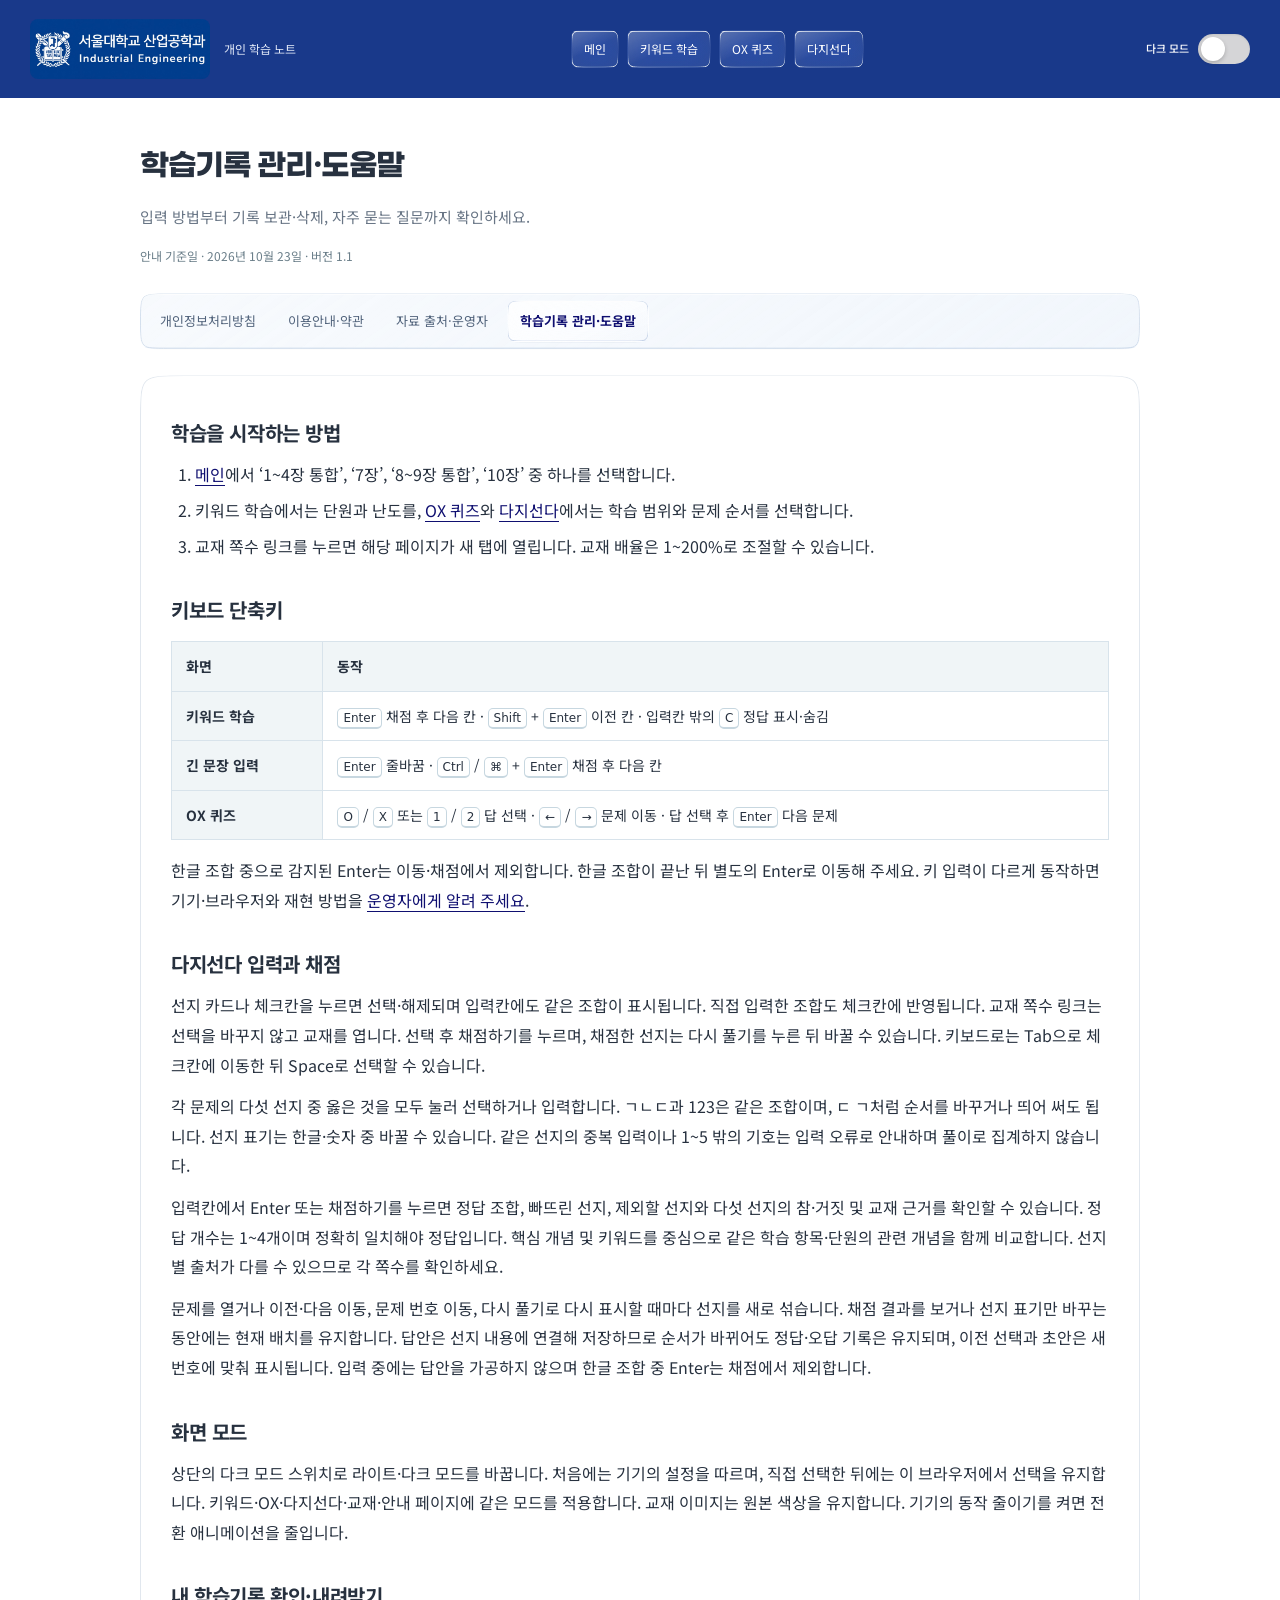
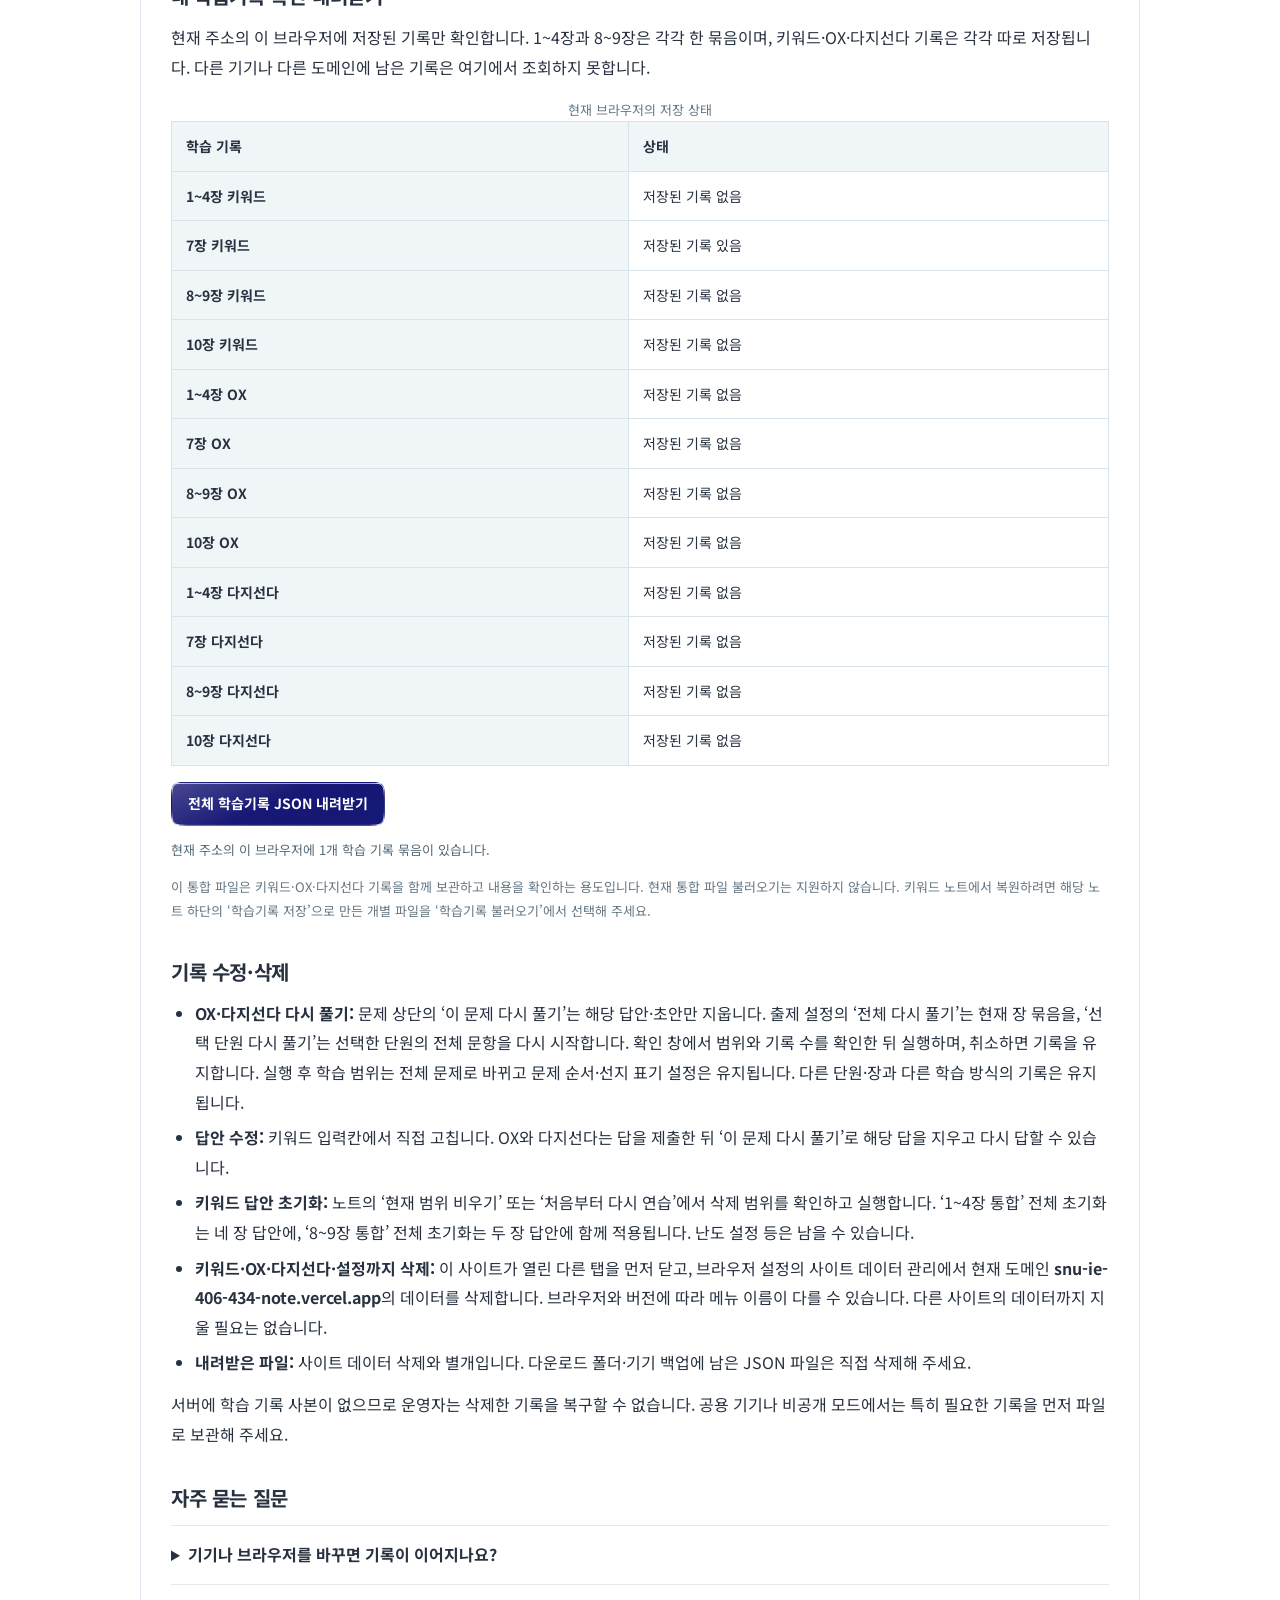
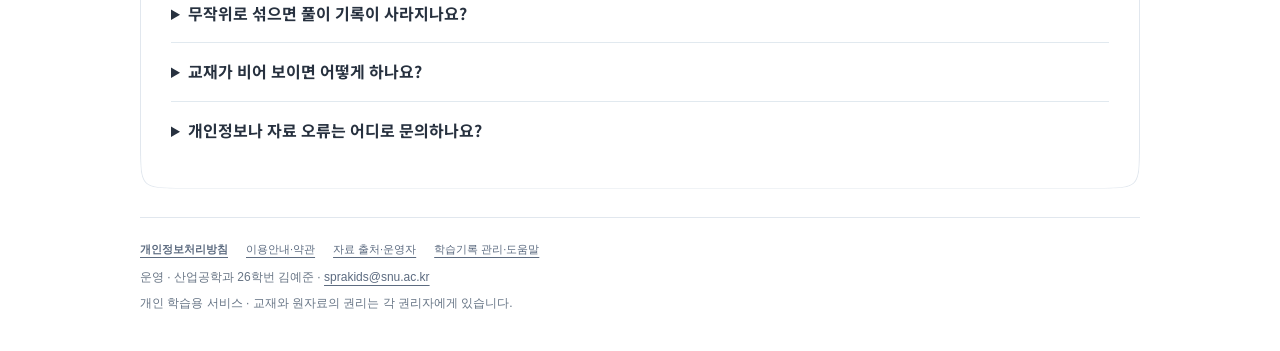
<file: help.html>
<!doctype html><html lang="ko"><head><script src="/campus-theme.js"></script><meta charset="utf-8"><meta name="viewport" content="width=device-width,initial-scale=1"><meta name="theme-color" content="#19398a"><meta name="description" content="입력 방법부터 기록 보관·삭제, 자주 묻는 질문까지 확인하세요."><title>학습기록 관리·도움말 · 산업공학의 이해 빈칸노트</title><link rel="stylesheet" href="/site-info.css"><script defer src="/site-info.js"></script><link rel="stylesheet" href="/campus.css"><link rel="stylesheet" href="/campus-effects.css"><script defer src="/campus-effects.js"></script><script defer src="/campus-navigation.js"></script><link rel="stylesheet" href="/campus-theme.css"><script defer src="/campus-curves.js"></script></head><body class="info-page campus-info"><a class="info-skip" href="#main-content">본문 바로가기</a><header class="info-header"><a class="brand campus-logo-link" href="/" aria-label="메인 화면으로 이동"><span class="campus-logo-art"><img class="campus-brand-logo" src="/assets/snu-ie-logo.jpg" width="210" height="70" alt="서울대학교 산업공학과"><img class="campus-brand-logo campus-logo-dark" src="/assets/snu-ie-logo-dark.png" width="210" height="70" alt="" aria-hidden="true"></span><span class="campus-brand-caption">개인 학습 노트</span></a><nav aria-label="학습 화면"><a href="/">메인</a><a href="/#1-4">키워드 학습</a><a href="/quiz.html?chapter=1-4">OX 퀴즈</a><a href="/multi.html?chapter=1-4">다지선다</a></nav><button type="button" class="theme-toggle" role="switch" aria-checked="false" aria-label="다크 모드" data-theme-toggle title="다크 모드로 전환"><span class="theme-label" aria-hidden="true">다크 모드</span><span class="theme-track" aria-hidden="true"><span class="theme-knob"></span></span></button></header><main class="info-main" id="main-content"><p class="info-eyebrow">STUDY WITH CLARITY</p><h1>학습기록 관리·도움말</h1><p class="info-lead">입력 방법부터 기록 보관·삭제, 자주 묻는 질문까지 확인하세요.</p><p class="info-date">안내 기준일 · 2026년 10월 23일 · 버전 1.1</p><nav class="info-nav" aria-label="안내 페이지"><a href="/privacy.html">개인정보처리방침</a><a href="/terms.html">이용안내·약관</a><a href="/about.html">자료 출처·운영자</a><a href="/help.html" aria-current="page">학습기록 관리·도움말</a></nav><div class="info-content">
<section id="start"><h2>학습을 시작하는 방법</h2><ol><li><a href="/">메인</a>에서 ‘1~4장 통합’, ‘7장’, ‘8~9장 통합’, ‘10장’ 중 하나를 선택합니다.</li><li>키워드 학습에서는 단원과 난도를, <a href="/quiz.html?chapter=1-4">OX 퀴즈</a>와 <a href="/multi.html?chapter=1-4">다지선다</a>에서는 학습 범위와 문제 순서를 선택합니다.</li><li>교재 쪽수 링크를 누르면 해당 페이지가 새 탭에 열립니다. 교재 배율은 1~200%로 조절할 수 있습니다.</li></ol></section>
<section id="keyboard"><h2>키보드 단축키</h2><div class="info-table-wrap"><table><thead><tr><th scope="col">화면</th><th scope="col">동작</th></tr></thead><tbody><tr><th scope="row">키워드 학습</th><td><kbd>Enter</kbd> 채점 후 다음 칸 · <kbd>Shift</kbd> + <kbd>Enter</kbd> 이전 칸 · 입력칸 밖의 <kbd>C</kbd> 정답 표시·숨김</td></tr><tr><th scope="row">긴 문장 입력</th><td><kbd>Enter</kbd> 줄바꿈 · <kbd>Ctrl</kbd> / <kbd>⌘</kbd> + <kbd>Enter</kbd> 채점 후 다음 칸</td></tr><tr><th scope="row">OX 퀴즈</th><td><kbd>O</kbd> / <kbd>X</kbd> 또는 <kbd>1</kbd> / <kbd>2</kbd> 답 선택 · <kbd>←</kbd> / <kbd>→</kbd> 문제 이동 · 답 선택 후 <kbd>Enter</kbd> 다음 문제</td></tr></tbody></table></div><p>한글 조합 중으로 감지된 Enter는 이동·채점에서 제외합니다. 한글 조합이 끝난 뒤 별도의 Enter로 이동해 주세요. 키 입력이 다르게 동작하면 기기·브라우저와 재현 방법을 <a href="/about.html#contact">운영자에게 알려 주세요</a>.</p></section>
<section id="multi-help"><h2>다지선다 입력과 채점</h2><p id="multi-click-help">선지 카드나 체크칸을 누르면 선택·해제되며 입력칸에도 같은 조합이 표시됩니다. 직접 입력한 조합도 체크칸에 반영됩니다. 교재 쪽수 링크는 선택을 바꾸지 않고 교재를 엽니다. 선택 후 채점하기를 누르며, 채점한 선지는 다시 풀기를 누른 뒤 바꿀 수 있습니다. 키보드로는 Tab으로 체크칸에 이동한 뒤 Space로 선택할 수 있습니다.</p><p>각 문제의 다섯 선지 중 옳은 것을 모두 눌러 선택하거나 입력합니다. ㄱㄴㄷ과 123은 같은 조합이며, ㄷ ㄱ처럼 순서를 바꾸거나 띄어 써도 됩니다. 선지 표기는 한글·숫자 중 바꿀 수 있습니다. 같은 선지의 중복 입력이나 1~5 밖의 기호는 입력 오류로 안내하며 풀이로 집계하지 않습니다.</p><p>입력칸에서 Enter 또는 채점하기를 누르면 정답 조합, 빠뜨린 선지, 제외할 선지와 다섯 선지의 참·거짓 및 교재 근거를 확인할 수 있습니다. 정답 개수는 1~4개이며 정확히 일치해야 정답입니다. 핵심 개념 및 키워드를 중심으로 같은 학습 항목·단원의 관련 개념을 함께 비교합니다. 선지별 출처가 다를 수 있으므로 각 쪽수를 확인하세요.</p><p>문제를 열거나 이전·다음 이동, 문제 번호 이동, 다시 풀기로 다시 표시할 때마다 선지를 새로 섞습니다. 채점 결과를 보거나 선지 표기만 바꾸는 동안에는 현재 배치를 유지합니다. 답안은 선지 내용에 연결해 저장하므로 순서가 바뀌어도 정답·오답 기록은 유지되며, 이전 선택과 초안은 새 번호에 맞춰 표시됩니다. 입력 중에는 답안을 가공하지 않으며 한글 조합 중 Enter는 채점에서 제외합니다.</p></section>
<section id="theme-help"><h2>화면 모드</h2><p>상단의 다크 모드 스위치로 라이트·다크 모드를 바꿉니다. 처음에는 기기의 설정을 따르며, 직접 선택한 뒤에는 이 브라우저에서 선택을 유지합니다. 키워드·OX·다지선다·교재·안내 페이지에 같은 모드를 적용합니다. 교재 이미지는 원본 색상을 유지합니다. 기기의 동작 줄이기를 켜면 전환 애니메이션을 줄입니다.</p></section><section id="records"><h2>내 학습기록 확인·내려받기</h2><p>현재 주소의 이 브라우저에 저장된 기록만 확인합니다. 1~4장과 8~9장은 각각 한 묶음이며, 키워드·OX·다지선다 기록은 각각 따로 저장됩니다. 다른 기기나 다른 도메인에 남은 기록은 여기에서 조회하지 못합니다.</p><div class="info-table-wrap"><table><caption class="small">현재 브라우저의 저장 상태</caption><thead><tr><th scope="col">학습 기록</th><th scope="col">상태</th></tr></thead><tbody id="record-list"><tr><td colspan="2">JavaScript를 켜면 현재 저장 상태를 확인할 수 있습니다.</td></tr></tbody></table></div><button type="button" id="download-records" class="info-button" disabled>전체 학습기록 JSON 내려받기</button><p id="record-status" class="info-status" role="status" aria-live="polite">기록을 확인하고 있습니다.</p><p class="small">이 통합 파일은 키워드·OX·다지선다 기록을 함께 보관하고 내용을 확인하는 용도입니다. 현재 통합 파일 불러오기는 지원하지 않습니다. 키워드 노트에서 복원하려면 해당 노트 하단의 ‘학습기록 저장’으로 만든 개별 파일을 ‘학습기록 불러오기’에서 선택해 주세요.</p></section>
<section id="delete"><h2>기록 수정·삭제</h2><ul><li id="quiz-retry-help"><strong>OX·다지선다 다시 풀기:</strong> 문제 상단의 ‘이 문제 다시 풀기’는 해당 답안·초안만 지웁니다. 출제 설정의 ‘전체 다시 풀기’는 현재 장 묶음을, ‘선택 단원 다시 풀기’는 선택한 단원의 전체 문항을 다시 시작합니다. 확인 창에서 범위와 기록 수를 확인한 뒤 실행하며, 취소하면 기록을 유지합니다. 실행 후 학습 범위는 전체 문제로 바뀌고 문제 순서·선지 표기 설정은 유지됩니다. 다른 단원·장과 다른 학습 방식의 기록은 유지됩니다.</li><li><strong>답안 수정:</strong> 키워드 입력칸에서 직접 고칩니다. OX와 다지선다는 답을 제출한 뒤 ‘이 문제 다시 풀기’로 해당 답을 지우고 다시 답할 수 있습니다.</li><li><strong>키워드 답안 초기화:</strong> 노트의 ‘현재 범위 비우기’ 또는 ‘처음부터 다시 연습’에서 삭제 범위를 확인하고 실행합니다. ‘1~4장 통합’ 전체 초기화는 네 장 답안에, ‘8~9장 통합’ 전체 초기화는 두 장 답안에 함께 적용됩니다. 난도 설정 등은 남을 수 있습니다.</li><li><strong>키워드·OX·다지선다·설정까지 삭제:</strong> 이 사이트가 열린 다른 탭을 먼저 닫고, 브라우저 설정의 사이트 데이터 관리에서 현재 도메인 <strong>snu-ie-406-434-note.vercel.app</strong>의 데이터를 삭제합니다. 브라우저와 버전에 따라 메뉴 이름이 다를 수 있습니다. 다른 사이트의 데이터까지 지울 필요는 없습니다.</li><li><strong>내려받은 파일:</strong> 사이트 데이터 삭제와 별개입니다. 다운로드 폴더·기기 백업에 남은 JSON 파일은 직접 삭제해 주세요.</li></ul><p>서버에 학습 기록 사본이 없으므로 운영자는 삭제한 기록을 복구할 수 없습니다. 공용 기기나 비공개 모드에서는 특히 필요한 기록을 먼저 파일로 보관해 주세요.</p></section>
<section id="faq"><h2>자주 묻는 질문</h2><details><summary>기기나 브라우저를 바꾸면 기록이 이어지나요?</summary><p>자동으로 이어지지 않습니다. 같은 기기라도 브라우저 프로필이나 사이트 주소가 다르면 저장 공간이 다릅니다. 예전 주소 ie-ch10-keyword-notes.vercel.app의 기록도 현재 주소와 별도입니다.</p></details><details><summary>무작위로 섞으면 풀이 기록이 사라지나요?</summary><p>OX와 다지선다의 순서 변경과 다시 섞기는 답안을 지우지 않습니다. 단원 순서 모드로 돌아가도 기존 풀이 기록은 유지됩니다.</p></details><details><summary>교재가 비어 보이면 어떻게 하나요?</summary><p>‘다시 시도’를 눌러 보고, 연결 상태를 확인해 주세요. 계속 열리지 않으면 ‘원본 화질 PDF로 열기’를 이용할 수 있습니다. 통합 교재의 다음·이전 쪽은 노트에 포함된 장 범위 사이를 이어서 이동합니다.</p></details><details><summary>개인정보나 자료 오류는 어디로 문의하나요?</summary><p><a href="mailto:sprakids@snu.ac.kr">sprakids@snu.ac.kr</a>로 문의해 주세요. 운영자는 산업공학과 26학번 김예준입니다.</p></details></section>
</div><div class="policy-footer"><nav aria-label="사이트 안내" data-policy-links><a href="/privacy.html" class="privacy-link">개인정보처리방침</a><a href="/terms.html">이용안내·약관</a><a href="/about.html">자료 출처·운영자</a><a href="/help.html">학습기록 관리·도움말</a></nav><p class="operator">운영 · 산업공학과 26학번 김예준 · <a href="mailto:sprakids@snu.ac.kr">sprakids@snu.ac.kr</a></p><p>개인 학습용 서비스 · 교재와 원자료의 권리는 각 권리자에게 있습니다.</p></div></main></body></html>
</file>
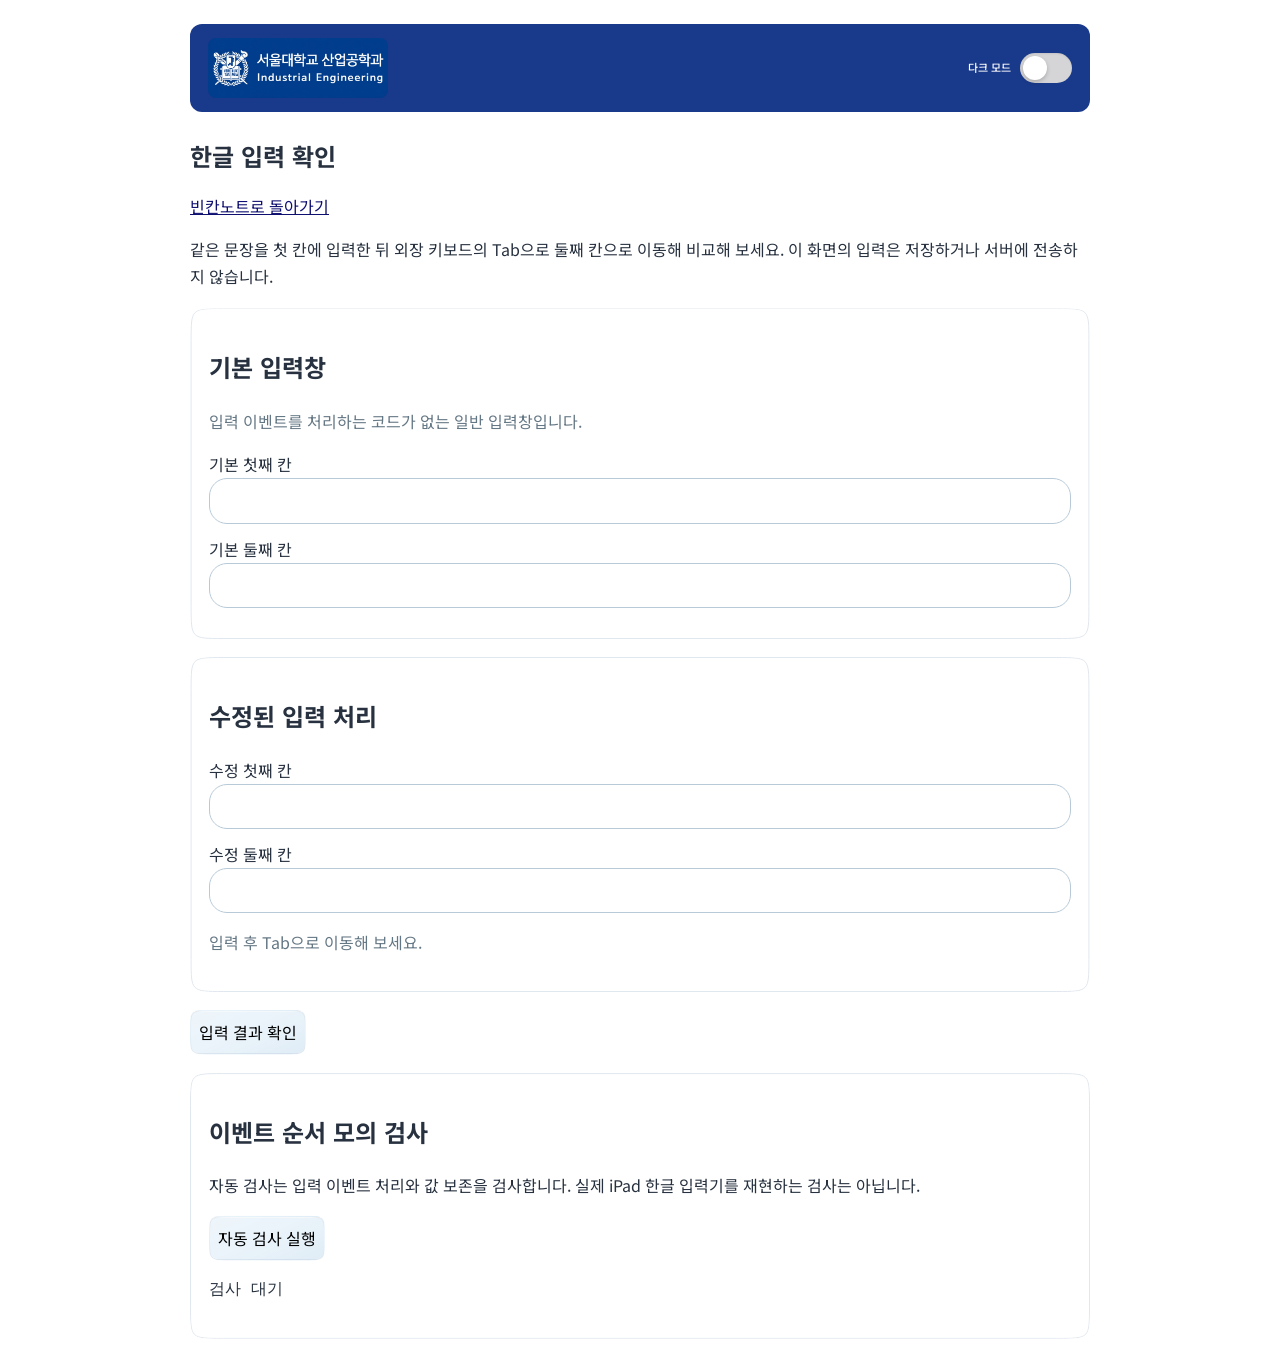
<file: input-check.html>
<!doctype html><html lang="ko"><head><script src="/campus-theme.js"></script><meta charset="utf-8"><meta name="viewport" content="width=device-width,initial-scale=1"><title>입력 확인 · 산업공학의 이해 빈칸노트</title>
<style>body{max-width:900px;margin:24px auto;padding:0 20px;font:16px/1.7 system-ui,sans-serif;color:#273c4b}h1{font-size:24px}section{border:1px solid #d8e3eb;border-radius:12px;padding:18px;margin:18px 0}label{display:block;margin:12px 0}input,textarea,button{font:inherit;padding:8px;border:1px solid #b8cad8;border-radius:6px}input{width:100%;box-sizing:border-box}button{cursor:pointer;background:#e9f3fa}pre{white-space:pre-wrap;overflow-wrap:anywhere}.muted{color:#647784}a{color:#0f0f70}</style><link rel="stylesheet" href="/campus.css"><link rel="stylesheet" href="/campus-effects.css"><script defer src="/campus-effects.js"></script><script defer src="/campus-navigation.js"></script><link rel="stylesheet" href="/campus-theme.css"><script defer src="/campus-curves.js"></script><meta name="theme-color" content="#19398a"></head><body class="campus-input-check"><header class="campus-utility-header"><a class="campus-logo-link" href="/" aria-label="메인 화면으로 이동"><span class="campus-logo-art"><img class="campus-brand-logo" src="/assets/snu-ie-logo.jpg" width="210" height="70" alt="서울대학교 산업공학과"><img class="campus-brand-logo campus-logo-dark" src="/assets/snu-ie-logo-dark.png" width="210" height="70" alt="" aria-hidden="true"></span></a><button type="button" class="theme-toggle" role="switch" aria-checked="false" aria-label="다크 모드" data-theme-toggle title="다크 모드로 전환"><span class="theme-label" aria-hidden="true">다크 모드</span><span class="theme-track" aria-hidden="true"><span class="theme-knob"></span></span></button></header>
<h1>한글 입력 확인</h1><p><a href="/">빈칸노트로 돌아가기</a></p>
<p>같은 문장을 첫 칸에 입력한 뒤 외장 키보드의 Tab으로 둘째 칸으로 이동해 비교해 보세요. 이 화면의 입력은 저장하거나 서버에 전송하지 않습니다.</p>
<section><h2>기본 입력창</h2><p class="muted">입력 이벤트를 처리하는 코드가 없는 일반 입력창입니다.</p><label>기본 첫째 칸<input id="plain-first" autocomplete="off" autocorrect="off" autocapitalize="off" spellcheck="false"></label><label>기본 둘째 칸<input id="plain-second" autocomplete="off" autocorrect="off" autocapitalize="off" spellcheck="false"></label></section>
<section id="guarded"><h2>수정된 입력 처리</h2><label>수정 첫째 칸<input id="safe-first" data-id="first" autocomplete="off" autocorrect="off" autocapitalize="off" spellcheck="false"></label><label>수정 둘째 칸<input id="safe-second" data-id="second" autocomplete="off" autocorrect="off" autocapitalize="off" spellcheck="false"></label><p id="manual-status" class="muted">입력 후 Tab으로 이동해 보세요.</p></section>
<button id="inspect" type="button">입력 결과 확인</button><pre id="manual-result"></pre>
<section><h2>이벤트 순서 모의 검사</h2><p>자동 검사는 입력 이벤트 처리와 값 보존을 검사합니다. 실제 iPad 한글 입력기를 재현하는 검사는 아닙니다.</p><button id="run-tests" type="button">자동 검사 실행</button><pre id="test-result">검사 대기</pre><div id="scratch"></div></section>
<script src="/note-input-safety.js"></script><script>
(() => {
 const $=id=>document.getElementById(id), sleep=ms=>new Promise(resolve=>setTimeout(resolve,ms));
 const drafts={};
 const manual=NoteInputSafety.install({root:$('guarded'),onDraft:field=>{drafts[field.dataset.id]=field.value;},onPersist:()=>{},onSettled:()=>{$('manual-status').textContent='입력한 내용을 그대로 유지했습니다.';},onEnter:()=>{$('manual-status').textContent='조합 확정 후 Enter를 처리했습니다.';}});
 $('inspect').onclick=async()=>{await manual.settle();$('manual-result').textContent=JSON.stringify({기본:[$('plain-first').value,$('plain-second').value],수정:[$('safe-first').value,$('safe-second').value]},null,2);};
 const assert=(condition,message)=>{if(!condition)throw Error(message);};
 const fire=(field,type,init={})=>{
  const event=type.startsWith('key')?new KeyboardEvent(type,{bubbles:true,cancelable:true,...init}):type.startsWith('composition')?new CompositionEvent(type,{bubbles:true,...init}):new InputEvent(type,{bubbles:true,cancelable:type==='beforeinput',...init});
  field.dispatchEvent(event);return event;
 };
 function fixture(settings={}){
  const root=document.createElement('div');root.innerHTML='<input type="text" data-id="a"><input type="text" data-id="b"><textarea data-id="c"></textarea>';$('scratch').append(root);
  const [a,b,c]=root.querySelectorAll('input,textarea'),values={},log={ui:0,persist:0,enter:[],drafts:[],reveal:0};
  const controller=NoteInputSafety.install({...settings,root,onReveal:settings.revealShortcut?()=>{log.reveal++;}:undefined,onDraft:field=>{values[field.dataset.id]=field.value;log.drafts.push(field.dataset.id);},onPersist:()=>{log.persist++;},onSettled:()=>{log.ui++;},onEnter:field=>{log.enter.push(field.dataset.id);}});
  const input=(field,value,init={})=>{field.value=value;fire(field,'input',{inputType:'insertText',...init});};
  return{root,a,b,c,values,log,controller,input};
 }
 const cases=[
  ['입력 중 화면 갱신 없이 원문 보존',async f=>{f.a.focus();f.input(f.a,'  인적 자원  ');await sleep(280);assert(f.values.a==='  인적 자원  ','공백 또는 원문 변경');assert(f.log.ui===0,'입력 중 DOM 갱신');assert(f.log.persist>0,'초안 저장 누락');}],
  ['Tab 기본 동작과 입력창 유지',async f=>{f.a.focus();f.input(f.a,'안녕하세요');const event=fire(f.a,'keydown',{key:'Tab'});assert(!event.defaultPrevented,'Tab 차단');f.b.focus();await sleep(60);assert(f.root.firstElementChild===f.a&&f.a.value==='안녕하세요','입력창 교체');assert(f.b.value==='','다음 칸 값 오염');assert(f.log.ui===0,'다음 칸 편집 중 화면 갱신');}],
  ['조합 이벤트 없는 한글 교체 입력',async f=>{f.a.focus();f.input(f.a,'ㄱ');f.input(f.a,'',{inputType:'deleteContentBackward'});f.input(f.a,'가');f.b.focus();f.input(f.b,'나');assert(f.values.a==='가'&&f.values.b==='나','칸별 값 혼합');}],
  ['이전 칸에 늦게 온 입력도 해당 칸에 보존',async f=>{f.a.focus();f.input(f.a,'하세');f.b.focus();f.input(f.a,'하세요');assert(f.values.a==='하세요'&&f.b.value==='','지연 이벤트를 다른 칸으로 복사');}],
  ['조합 중 Enter는 채점하지 않음',async f=>{f.a.focus();fire(f.a,'compositionstart');f.input(f.a,'가',{isComposing:true,inputType:'insertCompositionText'});fire(f.a,'keydown',{key:'Enter',isComposing:true});fire(f.a,'keyup',{key:'Enter',isComposing:true});await sleep(60);assert(!f.log.enter.length,'조합 중 채점');}],
  ['isComposing=false, keyCode=229 방어',async f=>{f.a.focus();f.input(f.a,'가');fire(f.a,'keydown',{key:'Enter',keyCode:229});fire(f.a,'keyup',{key:'Enter',keyCode:229});await sleep(60);assert(!f.log.enter.length,'IME Enter 오인');}],
  ['조합 이벤트 누락 후 확정 Enter 방어',async f=>{f.a.focus();f.input(f.a,'하세');fire(f.a,'keydown',{key:'Enter'});f.input(f.a,'하세요');fire(f.a,'keyup',{key:'Enter'});await sleep(60);assert(!f.log.enter.length&&f.values.a==='하세요','확정 Enter 오인');}],
  ['keyup 뒤에 도착한 확정 입력 방어',async f=>{f.a.focus();f.input(f.a,'하세');fire(f.a,'keydown',{key:'Enter'});fire(f.a,'keyup',{key:'Enter'});f.input(f.a,'하세요');await sleep(60);assert(!f.log.enter.length,'늦은 확정 전에 채점');}],
  ['조합 종료 직후 Enter 방어',async f=>{f.a.focus();fire(f.a,'compositionstart');f.input(f.a,'가',{isComposing:true});fire(f.a,'compositionend');fire(f.a,'keydown',{key:'Enter'});fire(f.a,'keyup',{key:'Enter'});await sleep(60);assert(!f.log.enter.length,'종료 직후 채점');}],
  ['별도 Enter는 포커스 이동 없이 한 번 채점',async f=>{f.a.focus();f.input(f.a,'가');fire(f.a,'keydown',{key:'Enter'});fire(f.a,'keyup',{key:'Enter'});await sleep(60);assert(f.log.enter.length===1&&document.activeElement===f.a,'Enter 또는 포커스 오류');}],
  ['Enter 후 다른 칸으로 이동하면 지연 채점 취소',async f=>{f.a.focus();f.input(f.a,'가');fire(f.a,'keydown',{key:'Enter'});fire(f.a,'keyup',{key:'Enter'});f.b.focus();await sleep(60);assert(!f.log.enter.length&&f.b.value==='','포커스 이동 뒤 채점');}],
  ['blur 시 최종 값 확인',async f=>{f.a.focus();f.input(f.a,'하세');f.a.value='하세요';f.b.focus();assert(f.values.a==='하세요','최종 값 누락');}],
  ['조합 확정 전 렌더링 연기',async f=>{f.a.focus();f.input(f.a,'가');let ran=false;const deferred=f.controller.deferAction(()=>{ran=true;});assert(deferred&&!ran,'즉시 화면 교체');await sleep(90);assert(ran&&f.values.a==='가','확정 후 처리 누락');}],
  ['장 전환 전 조합 확정·저장',async f=>{f.a.focus();f.input(f.a,'공정');f.a.value='공정성이론';await f.controller.settle();assert(f.values.a==='공정성이론'&&document.activeElement!==f.a,'장 전환 확정 실패');}],
  ['문장 Enter는 줄바꿈, Ctrl+Enter는 채점',async f=>{f.c.focus();f.input(f.c,'문장');assert(!fire(f.c,'keydown',{key:'Enter'}).defaultPrevented,'줄바꿈 차단');fire(f.c,'keyup',{key:'Enter'});await sleep(50);assert(!f.log.enter.length,'줄바꿈을 채점');assert(fire(f.c,'keydown',{key:'Enter',ctrlKey:true}).defaultPrevented,'Ctrl+Enter 줄바꿈 방지 실패');fire(f.c,'keyup',{key:'Enter',ctrlKey:true});await sleep(60);assert(f.log.enter.length===1,'문장 채점 누락');}],
  ['반복 글자·이모지·삭제를 임의 보정하지 않음',async f=>{f.a.focus();f.input(f.a,'가가🙂');f.b.focus();f.input(f.b,'가가🙂');assert(f.values.a==='가가🙂'&&f.values.b==='가가🙂','정상 반복 문자 삭제');f.input(f.b,'');assert(f.values.b==='','빈 값 삭제 누락');}],
  ['페이지 이탈 때 마지막 초안 저장',async f=>{f.a.focus();f.input(f.a,'가');f.a.value='각';window.dispatchEvent(new Event('pagehide'));assert(f.values.a==='각'&&f.log.persist>0,'이탈 시 값 누락');}],
  ['입력 값 재설정 없음',async f=>{f.a.focus();const descriptor=Object.getOwnPropertyDescriptor(HTMLInputElement.prototype,'value');let writes=0;Object.defineProperty(f.a,'value',{get(){return descriptor.get.call(this);},set(value){writes++;descriptor.set.call(this,value);},configurable:true});descriptor.set.call(f.a,'한글');fire(f.a,'input',{inputType:'insertText'});f.b.focus();await f.controller.settle();assert(writes===0&&f.a.value==='한글','브라우저 입력 값 덮어쓰기');}],
  ['Enter 채점 후 다음 입력칸 이동',async f=>{f.a.focus();f.input(f.a,'정답');fire(f.a,'keydown',{key:'Enter'});fire(f.a,'keyup',{key:'Enter'});await sleep(60);assert(f.log.enter.length===1&&f.log.enter[0]==='a'&&document.activeElement===f.b,'채점·이동 순서 오류');assert(f.a.value==='정답'&&f.b.value==='','이동 시 값 변경');},{advanceOnEnter:true}],
  ['숨김·비활성·읽기 전용 칸 건너뛰기',async f=>{const closed=document.createElement('details');closed.innerHTML='<summary>닫힘</summary><input type="text" data-id="hidden">';f.a.after(closed);f.b.disabled=true;f.c.readOnly=true;const next=document.createElement('input');next.type='text';next.dataset.id='next';f.root.append(next);f.a.focus();f.input(f.a,'답');fire(f.a,'keydown',{key:'Enter'});fire(f.a,'keyup',{key:'Enter'});await sleep(60);assert(document.activeElement===next,'입력할 수 없는 칸으로 이동');},{advanceOnEnter:true}],
  ['마지막 칸은 처음으로 되돌아가지 않음',async f=>{f.c.focus();f.input(f.c,'마지막 문장');fire(f.c,'keydown',{key:'Enter',ctrlKey:true});fire(f.c,'keyup',{key:'Enter',ctrlKey:true});await sleep(60);assert(f.log.enter.length===1&&document.activeElement===f.c,'마지막 칸 순환');},{advanceOnEnter:true}],
  ['자동 이동에서도 확정 Enter는 이동하지 않음',async f=>{f.a.focus();f.input(f.a,'하세');fire(f.a,'keydown',{key:'Enter'});f.input(f.a,'하세요');fire(f.a,'keyup',{key:'Enter'});await sleep(60);assert(!f.log.enter.length&&document.activeElement===f.a&&f.b.value==='','조합 확정 중 이동');},{advanceOnEnter:true}],
  ['자동 이동에서도 조합 중 Enter는 대기',async f=>{f.a.focus();fire(f.a,'compositionstart');f.input(f.a,'가',{isComposing:true});fire(f.a,'keydown',{key:'Enter',isComposing:true});fire(f.a,'keyup',{key:'Enter',isComposing:true});await sleep(60);assert(!f.log.enter.length&&document.activeElement===f.a,'조합 중 자동 이동');},{advanceOnEnter:true}],
  ['사용자가 먼저 옮긴 포커스는 유지',async f=>{f.a.focus();f.input(f.a,'답');fire(f.a,'keydown',{key:'Enter'});fire(f.a,'keyup',{key:'Enter'});f.b.focus();await sleep(60);assert(!f.log.enter.length&&document.activeElement===f.b,'이중 포커스 이동');},{advanceOnEnter:true}],
  ['문장은 Ctrl+Enter일 때만 다음 칸 이동',async f=>{const next=document.createElement('input');next.type='text';next.dataset.id='next';f.root.append(next);f.c.focus();f.input(f.c,'문장');fire(f.c,'keydown',{key:'Enter'});fire(f.c,'keyup',{key:'Enter'});await sleep(50);assert(document.activeElement===f.c&&!f.log.enter.length,'줄바꿈을 자동 이동으로 처리');fire(f.c,'keydown',{key:'Enter',ctrlKey:true});fire(f.c,'keyup',{key:'Enter',ctrlKey:true});await sleep(60);assert(document.activeElement===next&&f.log.enter.length===1,'문장 채점 후 이동 누락');},{advanceOnEnter:true}],
  ['다음 칸의 기존 답안 보존',async f=>{f.b.focus();f.input(f.b,'가가🙂');f.a.focus();f.input(f.a,'첫째 답');fire(f.a,'keydown',{key:'Enter'});fire(f.a,'keyup',{key:'Enter'});await sleep(60);assert(document.activeElement===f.b&&f.b.value==='가가🙂','기존 답안 덮어쓰기');},{advanceOnEnter:true}],
  ['닫힌 분류의 보이는 제목 칸은 이동 가능',async f=>{const closed=document.createElement('details');closed.innerHTML='<summary>분류 <input type="text" data-id="heading"></summary><input type="text" data-id="hidden">';f.a.after(closed);const heading=closed.querySelector('summary input');f.a.focus();f.input(f.a,'답');fire(f.a,'keydown',{key:'Enter'});fire(f.a,'keyup',{key:'Enter'});await sleep(60);assert(document.activeElement===heading,'보이는 제목 칸 생략');fire(heading,'keydown',{key:'Enter'});fire(heading,'keyup',{key:'Enter'});await sleep(60);assert(document.activeElement===f.b,'닫힌 본문 칸으로 이동');},{advanceOnEnter:true}],
  ['Shift+Enter로 이전 답안을 유지하며 이동',async f=>{f.a.focus();f.input(f.a,'기존 답안');f.b.focus();f.input(f.b,'작성 중');fire(f.b,'keydown',{key:'Enter',shiftKey:true});fire(f.b,'keyup',{key:'Enter',shiftKey:true});await sleep(60);assert(document.activeElement===f.a&&f.a.value==='기존 답안'&&f.b.value==='작성 중','이전 이동 또는 값 보존 실패');assert(!f.log.enter.length,'이전 이동에 채점 실행');},{advanceOnEnter:true,retreatOnShiftEnter:true}],
  ['역방향에서도 숨긴 칸과 읽기 전용 칸 건너뜀',async f=>{f.b.readOnly=true;const closed=document.createElement('details');closed.innerHTML='<summary>숨김</summary><input type="text" data-id="hidden">';f.b.after(closed);f.c.focus();fire(f.c,'keydown',{key:'Enter',shiftKey:true});fire(f.c,'keyup',{key:'Enter',shiftKey:true});await sleep(60);assert(document.activeElement===f.a,'역방향 숨김 칸 진입');},{retreatOnShiftEnter:true}],
  ['첫 칸의 Shift+Enter는 순환하지 않음',async f=>{f.a.focus();fire(f.a,'keydown',{key:'Enter',shiftKey:true});fire(f.a,'keyup',{key:'Enter',shiftKey:true});await sleep(60);assert(document.activeElement===f.a&&!f.log.enter.length,'첫 칸 순환 또는 채점');},{retreatOnShiftEnter:true}],
  ['문장 Shift+Enter는 줄바꿈 없이 이전 칸 이동',async f=>{f.c.focus();f.input(f.c,'문장');assert(fire(f.c,'keydown',{key:'Enter',shiftKey:true}).defaultPrevented,'Shift+Enter 줄바꿈 차단 실패');fire(f.c,'keyup',{key:'Enter',shiftKey:true});await sleep(60);assert(document.activeElement===f.b&&f.c.value==='문장','문장 역방향 이동 실패');},{retreatOnShiftEnter:true}],
  ['조합 중 Shift+Enter도 포커스 유지',async f=>{f.b.focus();fire(f.b,'compositionstart');f.input(f.b,'가',{isComposing:true});fire(f.b,'keydown',{key:'Enter',shiftKey:true,isComposing:true});fire(f.b,'keyup',{key:'Enter',shiftKey:true,isComposing:true});await sleep(60);assert(document.activeElement===f.b&&!f.log.enter.length,'조합 중 역방향 이동');},{retreatOnShiftEnter:true}],
  ['역방향에서도 늦은 확정 입력 방어',async f=>{f.b.focus();f.input(f.b,'하세');fire(f.b,'keydown',{key:'Enter',shiftKey:true});fire(f.b,'keyup',{key:'Enter',shiftKey:true});f.input(f.b,'하세요');await sleep(60);assert(document.activeElement===f.b&&f.values.b==='하세요','확정 중 역방향 이동');},{retreatOnShiftEnter:true}],
  ['키를 뗄 때 Shift가 먼저 풀려도 이전 칸 이동',async f=>{f.b.focus();fire(f.b,'keydown',{key:'Enter',shiftKey:true});fire(f.b,'keyup',{key:'Enter',shiftKey:false});await sleep(60);assert(document.activeElement===f.a,'방향 스냅샷 누락');},{retreatOnShiftEnter:true}],
  ['입력칸 밖 C는 정답 표시/숨김',async f=>{document.activeElement?.blur();await sleep(60);assert(fire(document.body,'keydown',{key:'c'}).defaultPrevented,'C 단축키 누락');await sleep(60);assert(f.log.reveal===1,'C 처리 횟수 오류');fire(document.body,'keydown',{key:'C',shiftKey:true});await sleep(60);assert(f.log.reveal===2,'대문자 C 누락');},{revealShortcut:true}],
  ['입력칸의 c와 조합 키는 정답을 표시하지 않음',async f=>{f.a.focus();assert(!fire(f.a,'keydown',{key:'c'}).defaultPrevented,'c 입력 차단');f.input(f.a,'c');await sleep(60);assert(f.log.reveal===0&&f.values.a==='c','입력 중 정답 표시');f.a.blur();await sleep(60);for(const init of [{ctrlKey:true},{metaKey:true},{altKey:true},{repeat:true},{isComposing:true},{keyCode:229}])fire(document.body,'keydown',{key:'c',...init});await sleep(60);assert(f.log.reveal===0,'수정키 또는 조합 키 가로채기');},{revealShortcut:true}],
  ['편집 가능한 요소 안의 C는 입력으로 유지',async f=>{const editor=document.createElement('div');editor.contentEditable='true';editor.innerHTML='<span>편집 중</span>';f.root.append(editor);editor.focus();const event=fire(editor.firstElementChild,'keydown',{key:'c'});await sleep(60);assert(!event.defaultPrevented&&f.log.reveal===0,'편집 가능한 요소의 C 가로채기');},{revealShortcut:true}]

 ];
 $('run-tests').onclick=async()=>{
  $('run-tests').disabled=true;const results=[];
  try{for(const [name,run,settings]of cases){const f=fixture(settings);try{await run(f);results.push('PASS '+name);}catch(error){results.push('FAIL '+name+' — '+error.message);}finally{if(f.root.contains(document.activeElement))document.activeElement.blur();await sleep(280);f.root.remove();}}}finally{$('run-tests').disabled=false;const passed=results.filter(x=>x.startsWith('PASS')).length;$('test-result').textContent=passed+'/'+cases.length+' 통과\n'+results.join('\n');}
 };
})();
</script></body></html>
</file>
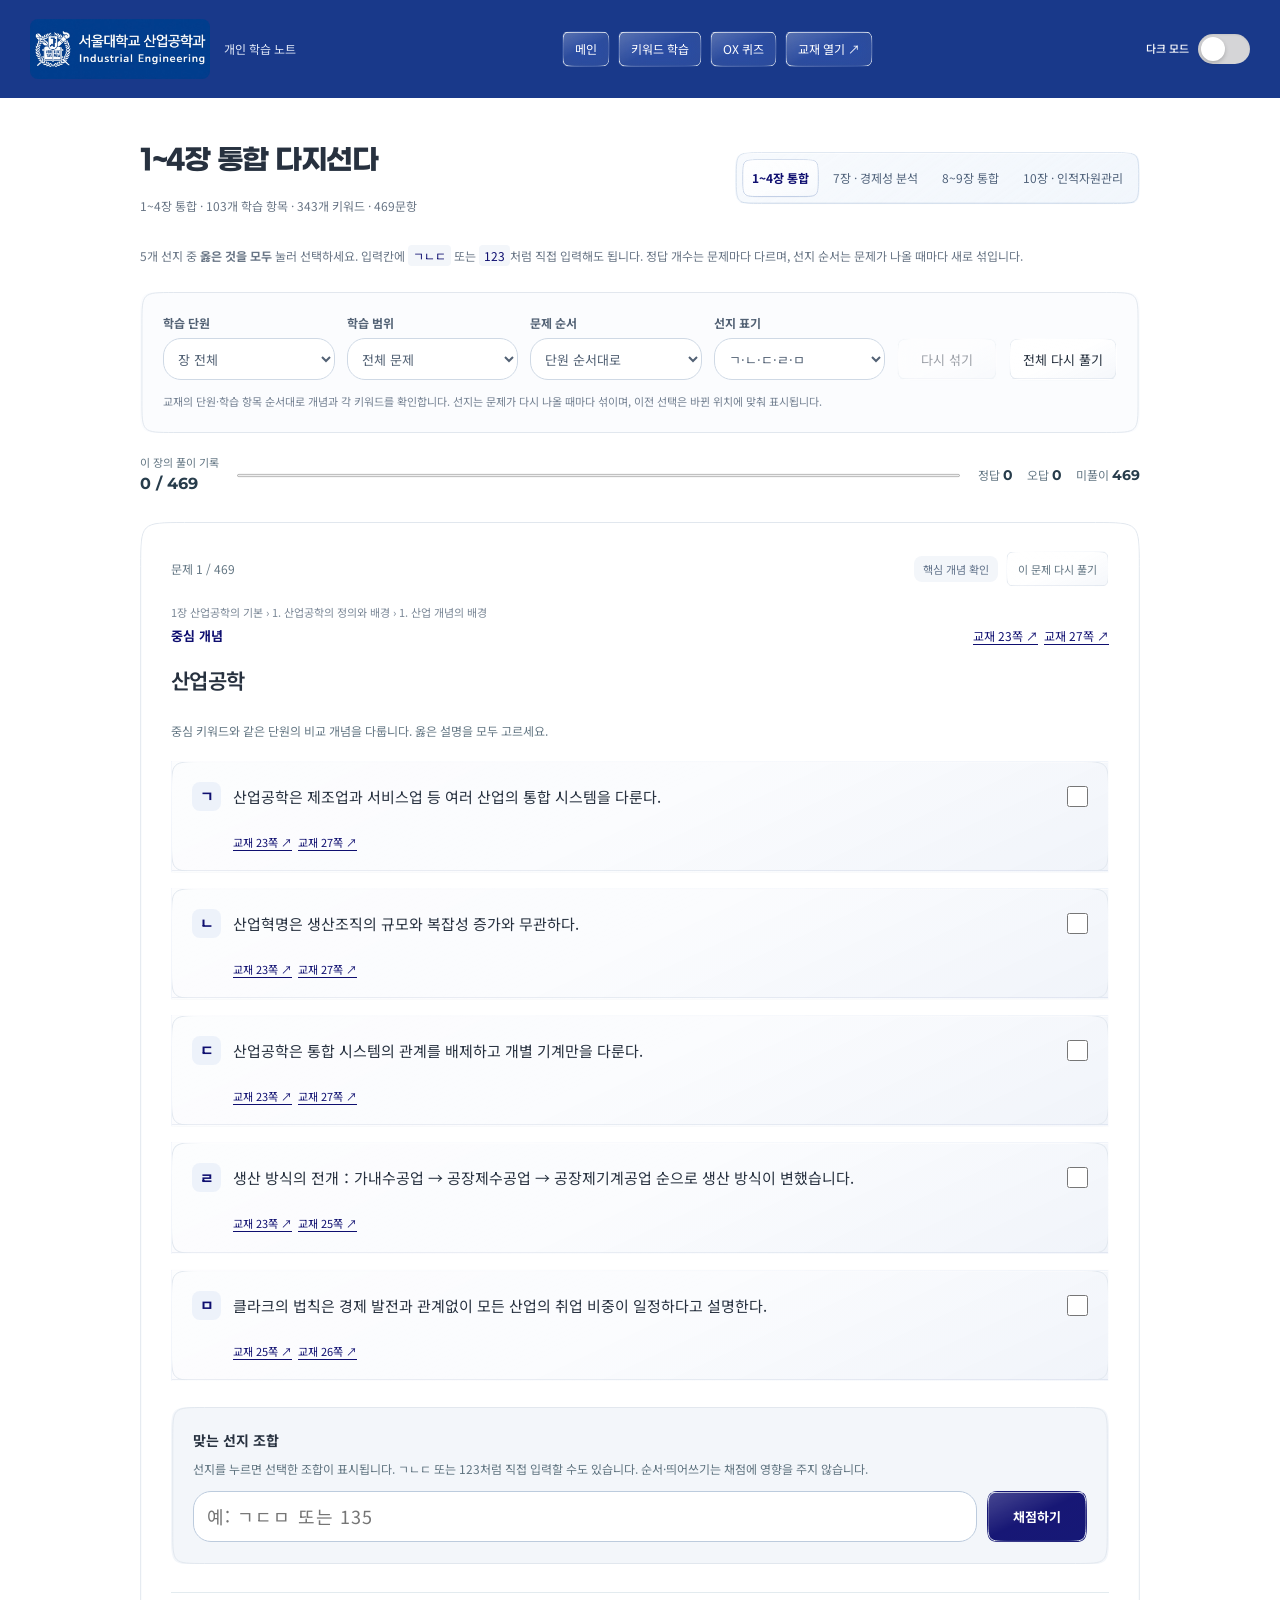
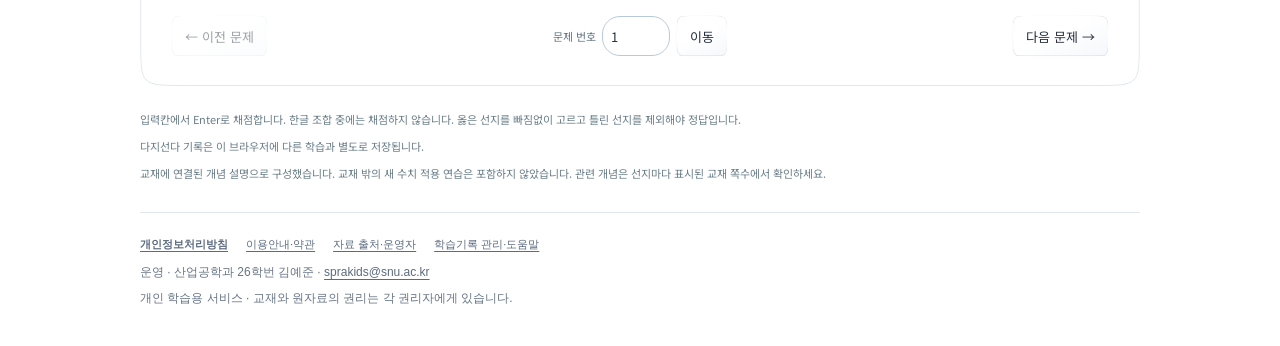
<file: multi.html>
<!doctype html>
<html lang="ko">
<head><script src="/campus-theme.js"></script>
  <meta charset="utf-8"><meta name="viewport" content="width=device-width,initial-scale=1"><meta name="theme-color" content="#19398a">
  <title>다지선다 · 산업공학의 이해</title>
  <link rel="stylesheet" href="/quiz.css?v=retry-20261023"><link rel="stylesheet" href="/multi.css"><link rel="stylesheet" href="/site-info.css">
  <script defer src="/multi-core.js?v=retry-20261023"></script><script defer src="/study-retry.js?v=retry-20261023"></script><script defer src="/multi.js?v=retry-20261023"></script><script defer src="/site-info.js"></script>
<link rel="stylesheet" href="/campus.css"><link rel="stylesheet" href="/campus-effects.css"><script defer src="/campus-effects.js"></script><script defer src="/campus-navigation.js"></script><link rel="stylesheet" href="/campus-theme.css"><script defer src="/campus-curves.js"></script></head>
<body class="campus-quiz campus-multi">
  <header class="site-header"><a class="site-name campus-logo-link" href="/" aria-label="메인 화면으로 이동"><span class="campus-logo-art"><img class="campus-brand-logo" src="/assets/snu-ie-logo.jpg" width="210" height="70" alt="서울대학교 산업공학과"><img class="campus-brand-logo campus-logo-dark" src="/assets/snu-ie-logo-dark.png" width="210" height="70" alt="" aria-hidden="true"></span><span class="campus-brand-caption">개인 학습 노트</span></a><nav aria-label="학습 페이지"><a href="/">메인</a><a id="notes-link" href="/#1-4">키워드 학습</a><a id="ox-link" href="/quiz.html?chapter=1-4">OX 퀴즈</a><a id="book-link" href="/textbook.html?chapter=1-4&amp;page=23" target="_blank" rel="noopener">교재 열기 ↗</a></nav><button type="button" class="theme-toggle" role="switch" aria-checked="false" aria-label="다크 모드" data-theme-toggle title="다크 모드로 전환"><span class="theme-label" aria-hidden="true">다크 모드</span><span class="theme-track" aria-hidden="true"><span class="theme-knob"></span></span></button></header>
  <main>
    <section class="intro" aria-labelledby="quiz-heading"><div><p class="eyebrow">READ · COMPARE · RECALL</p><h1 id="quiz-heading">다지선다</h1><p id="bank-info">교재에 따른 선지와 해설을 준비하고 있습니다.</p></div><nav class="chapter-tabs" aria-label="다지선다 장 선택"><a id="chapter-1-4" href="/multi.html?chapter=1-4">1~4장 통합</a><a id="chapter-7" href="/multi.html?chapter=7">7장 · 경제성 분석</a><a id="chapter-8-9" href="/multi.html?chapter=8-9">8~9장 통합</a><a id="chapter-10" href="/multi.html?chapter=10">10장 · 인적자원관리</a></nav></section>
    <p class="multi-intro">5개 선지 중 <strong>옳은 것을 모두</strong> 눌러 선택하세요. 입력칸에 <code>ㄱㄴㄷ</code> 또는 <code>123</code>처럼 직접 입력해도 됩니다. 정답 개수는 문제마다 다르며, 선지 순서는 문제가 나올 때마다 새로 섞입니다.</p>
    <section class="settings" aria-label="문제 출제 설정">
      <label>학습 단원<select id="section" disabled><option value="all">장 전체</option></select></label>
      <label>학습 범위<select id="scope" disabled><option value="all">전체 문제</option><option value="unanswered">아직 안 푼 문제</option><option value="wrong">오답만 다시 풀기</option></select></label>
      <label>문제 순서<select id="order" disabled><option value="textbook">단원 순서대로</option><option value="random">장 안에서 무작위</option></select></label>
      <label>선지 표기<select id="labels" disabled><option value="letters">ㄱ·ㄴ·ㄷ·ㄹ·ㅁ</option><option value="numbers">1·2·3·4·5</option></select></label>
      <button type="button" id="reshuffle" disabled>다시 섞기</button><button type="button" id="restart-range" disabled>전체 다시 풀기</button><p class="settings-note" id="order-note">같은 학습 항목과 교재의 관련 개념을 함께 확인합니다.</p>
    </section>
    <section class="progress-panel" aria-label="장 전체 학습 현황"><div><span>이 장의 풀이 기록</span><strong id="progress-text">0 / 0</strong></div><progress id="progress" value="0" max="1" aria-label="이 장의 전체 풀이 진행률"></progress><div class="score-line"><span>정답 <b id="correct-count">0</b></span><span>오답 <b id="wrong-count">0</b></span><span>미풀이 <b id="unanswered-count">0</b></span></div></section>
    <p id="loading" role="status">문제를 불러오는 중입니다…</p><button id="reload" type="button" hidden>문항 다시 불러오기</button>
    <section id="empty" class="empty" hidden><h2 id="empty-title">해당하는 문제가 없습니다.</h2><p>학습 단원이나 범위를 바꾸어 계속 공부할 수 있습니다.</p><button id="show-all" type="button">이 장 전체 문제 보기</button></section>
    <article id="question-card" class="question-card" hidden>
      <div class="question-top"><span id="position-text"></span><div class="question-tools"><span class="kind" id="question-kind"></span><button id="retry-question" type="button" title="이 문제의 답안과 초안을 지우고 다시 풀기">이 문제 다시 풀기</button></div></div>
      <p class="breadcrumb" id="question-path"></p><div class="topic-row"><p class="topic" id="question-topic"></p><div class="source-links" id="source-links" aria-label="중심 개념의 교재 출처"></div></div>
      <h2 id="question-statement" tabindex="-1"></h2><p class="prompt">중심 키워드와 같은 단원의 비교 개념을 다룹니다. 옳은 설명을 모두 고르세요.</p>
      <ol id="statements" class="statements" aria-label="다섯 개의 선지"></ol>
      <form id="answer-form" class="answer-form" novalidate><label for="answer-input">맞는 선지 조합</label><p id="answer-help">선지를 누르면 선택한 조합이 표시됩니다. ㄱㄴㄷ 또는 123처럼 직접 입력할 수도 있습니다. 순서·띄어쓰기는 채점에 영향을 주지 않습니다.</p><div class="answer-row"><input id="answer-input" type="text" inputmode="text" autocomplete="off" autocorrect="off" autocapitalize="none" spellcheck="false" maxlength="80" aria-describedby="answer-help answer-error" placeholder="예: ㄱㄷㅁ 또는 135"><button type="submit" id="submit-answer">채점하기</button></div><p id="answer-error" role="alert" hidden></p></form>
      <section id="feedback" class="feedback" aria-live="polite" hidden><p id="feedback-topic" class="feedback-label"></p><h3 id="feedback-title"></h3><p id="answer-diff"></p><p>각 선지 아래에서 참·거짓, 선택 여부와 교재 근거를 확인할 수 있습니다.</p></section>
      <div class="question-nav"><button id="previous" type="button" disabled>← 이전 문제</button><form id="jump-form"><label for="position">문제 번호</label><input id="position" type="number" min="1" value="1" inputmode="numeric" required><button type="submit">이동</button></form><button id="next" type="button" disabled>다음 문제 →</button></div>
    </article>
    <section class="completion" id="completion" hidden><h2>이 목록을 모두 풀었습니다.</h2><p id="completion-text"></p><button id="review-wrong" type="button">이 장 오답 모아 보기</button></section>
    <footer><p>입력칸에서 Enter로 채점합니다. 한글 조합 중에는 채점하지 않습니다. 옳은 선지를 빠짐없이 고르고 틀린 선지를 제외해야 정답입니다.</p><p id="save-status" role="status">다지선다 기록은 이 브라우저에 다른 학습과 별도로 저장됩니다.</p><p>교재에 연결된 개념 설명으로 구성했습니다. 교재 밖의 새 수치 적용 연습은 포함하지 않았습니다. 관련 개념은 선지마다 표시된 교재 쪽수에서 확인하세요.</p><div class="policy-footer"><nav aria-label="사이트 안내" data-policy-links><a href="/privacy.html" class="privacy-link">개인정보처리방침</a><a href="/terms.html">이용안내·약관</a><a href="/about.html">자료 출처·운영자</a><a href="/help.html">학습기록 관리·도움말</a></nav><p class="operator">운영 · 산업공학과 26학번 김예준 · <a href="mailto:sprakids@snu.ac.kr">sprakids@snu.ac.kr</a></p><p>개인 학습용 서비스 · 교재와 원자료의 권리는 각 권리자에게 있습니다.</p></div></footer>
  </main>
  <noscript>다지선다 학습을 하려면 자바스크립트를 켜 주세요. <a href="/">메인 화면으로 돌아가기</a></noscript>
</body></html>
</file>
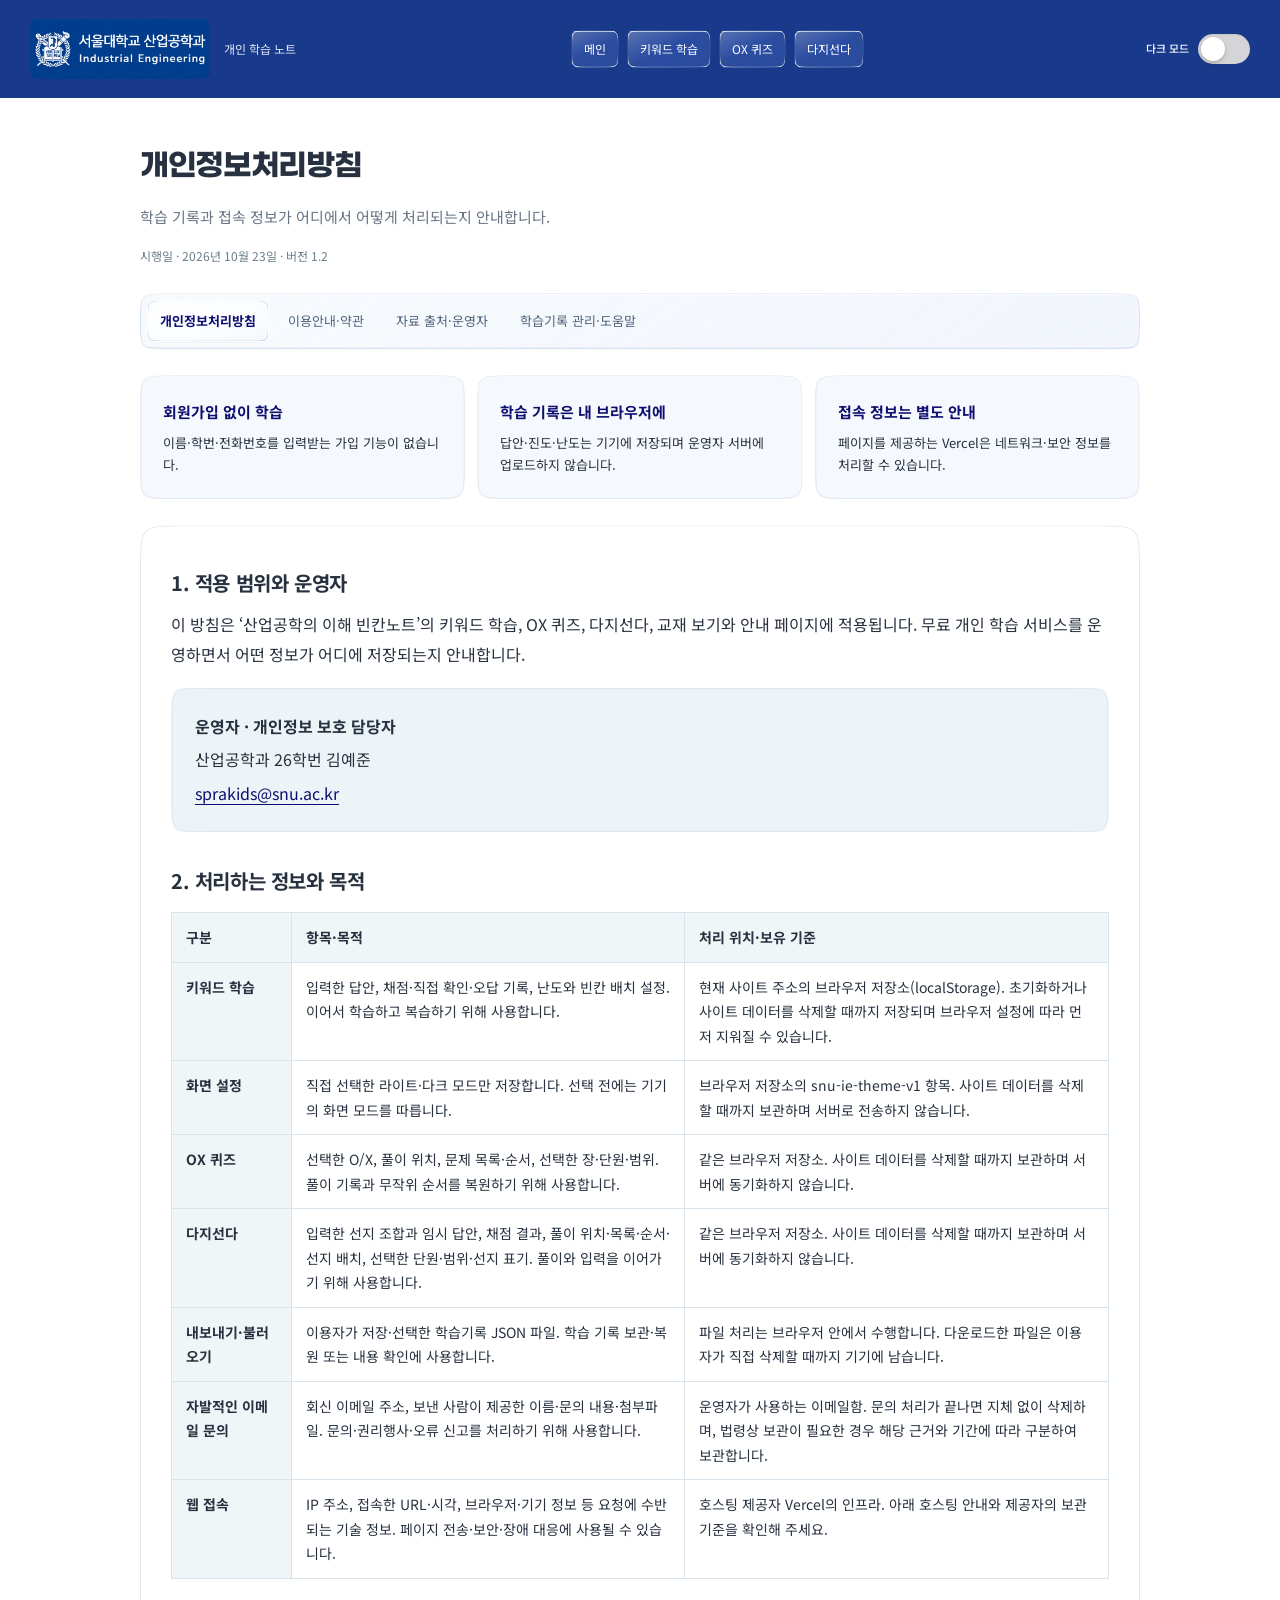
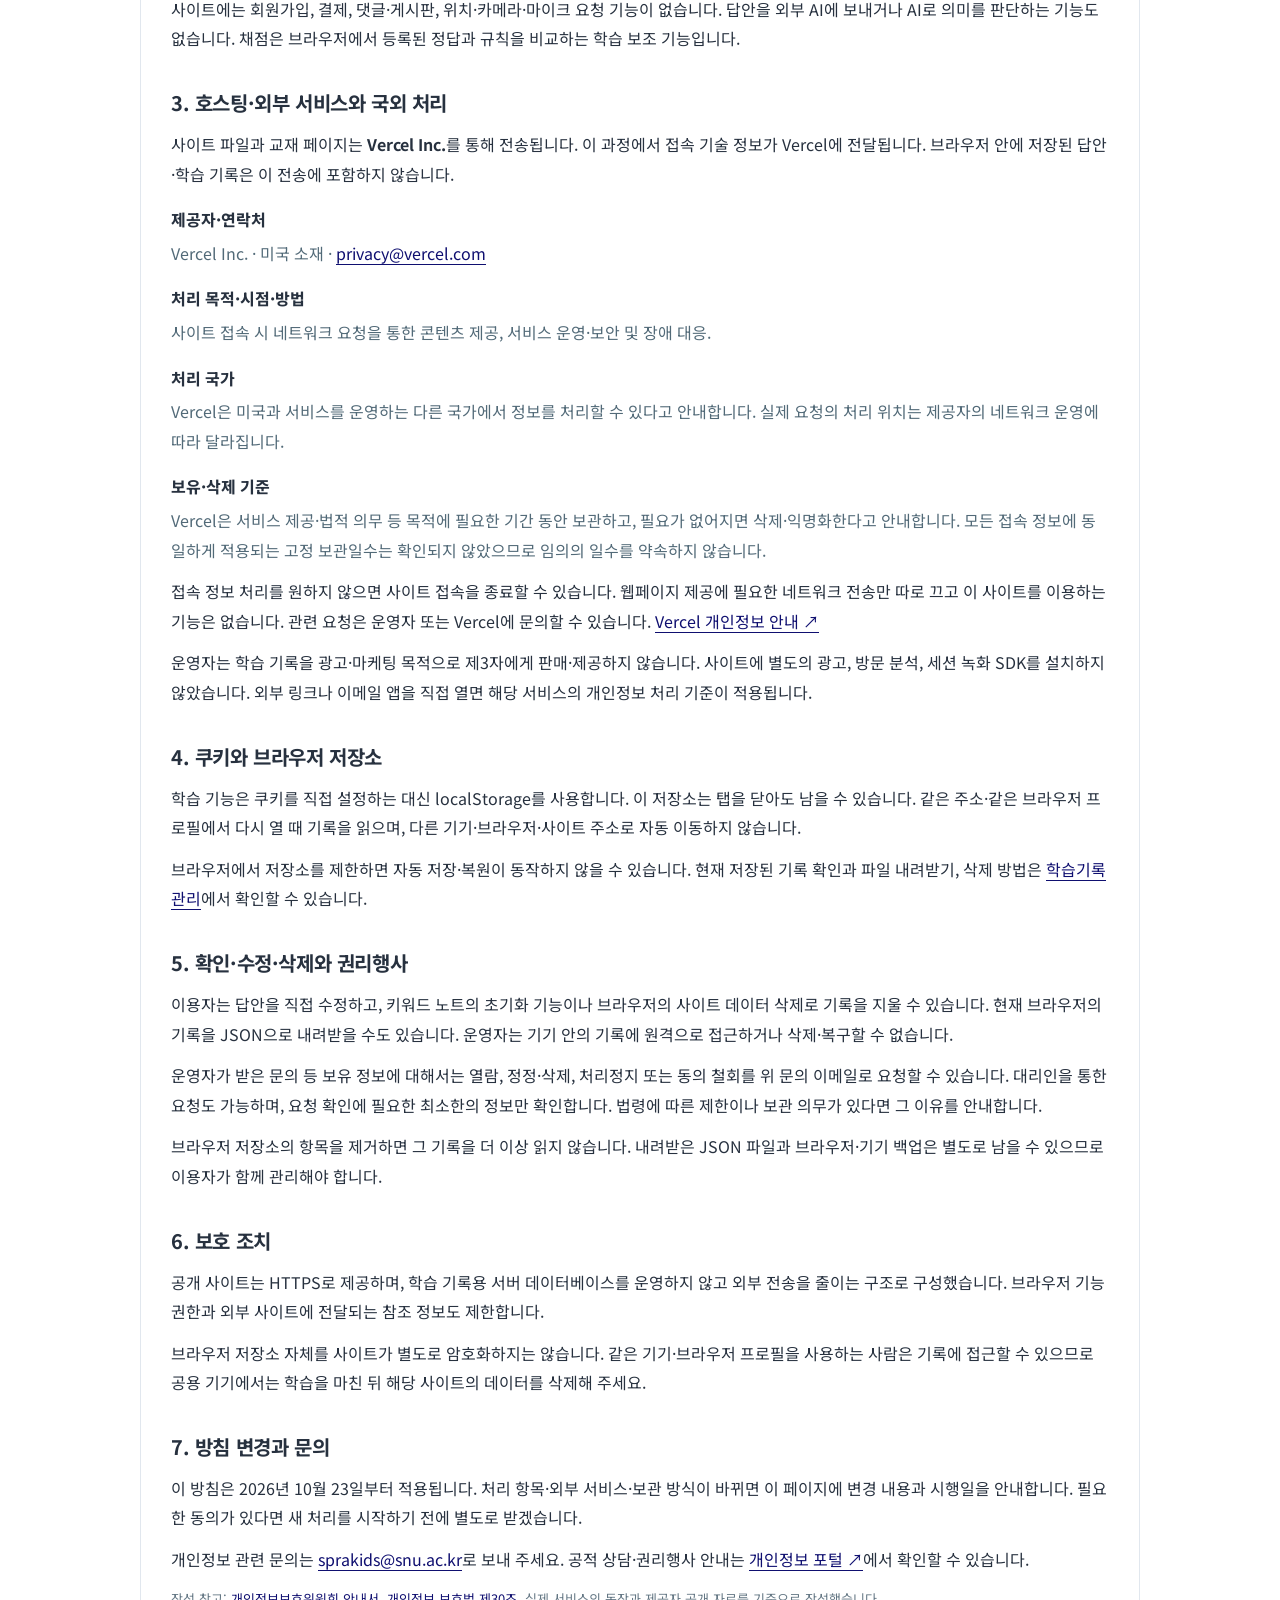
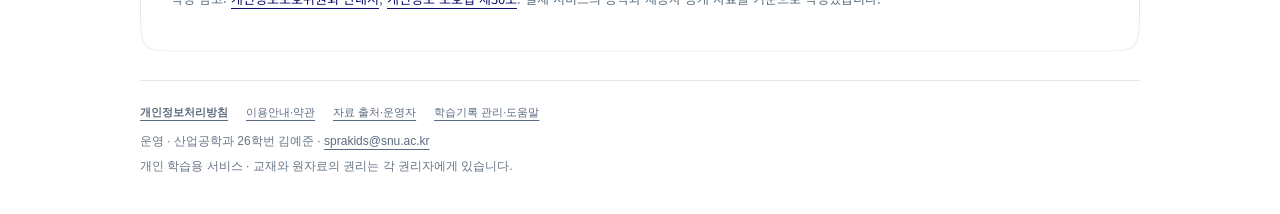
<file: privacy.html>
<!doctype html><html lang="ko"><head><script src="/campus-theme.js"></script><meta charset="utf-8"><meta name="viewport" content="width=device-width,initial-scale=1"><meta name="theme-color" content="#19398a"><meta name="description" content="학습 기록과 접속 정보가 어디에서 어떻게 처리되는지 안내합니다."><title>개인정보처리방침 · 산업공학의 이해 빈칸노트</title><link rel="stylesheet" href="/site-info.css"><script defer src="/site-info.js"></script><link rel="stylesheet" href="/campus.css"><link rel="stylesheet" href="/campus-effects.css"><script defer src="/campus-effects.js"></script><script defer src="/campus-navigation.js"></script><link rel="stylesheet" href="/campus-theme.css"><script defer src="/campus-curves.js"></script></head><body class="info-page campus-info"><a class="info-skip" href="#main-content">본문 바로가기</a><header class="info-header"><a class="brand campus-logo-link" href="/" aria-label="메인 화면으로 이동"><span class="campus-logo-art"><img class="campus-brand-logo" src="/assets/snu-ie-logo.jpg" width="210" height="70" alt="서울대학교 산업공학과"><img class="campus-brand-logo campus-logo-dark" src="/assets/snu-ie-logo-dark.png" width="210" height="70" alt="" aria-hidden="true"></span><span class="campus-brand-caption">개인 학습 노트</span></a><nav aria-label="학습 화면"><a href="/">메인</a><a href="/#1-4">키워드 학습</a><a href="/quiz.html?chapter=1-4">OX 퀴즈</a><a href="/multi.html?chapter=1-4">다지선다</a></nav><button type="button" class="theme-toggle" role="switch" aria-checked="false" aria-label="다크 모드" data-theme-toggle title="다크 모드로 전환"><span class="theme-label" aria-hidden="true">다크 모드</span><span class="theme-track" aria-hidden="true"><span class="theme-knob"></span></span></button></header><main class="info-main" id="main-content"><p class="info-eyebrow">STUDY WITH CLARITY</p><h1>개인정보처리방침</h1><p class="info-lead">학습 기록과 접속 정보가 어디에서 어떻게 처리되는지 안내합니다.</p><p class="info-date">시행일 · 2026년 10월 23일 · 버전 1.2</p><nav class="info-nav" aria-label="안내 페이지"><a href="/privacy.html" aria-current="page">개인정보처리방침</a><a href="/terms.html">이용안내·약관</a><a href="/about.html">자료 출처·운영자</a><a href="/help.html">학습기록 관리·도움말</a></nav>
<div class="info-summary"><div><strong>회원가입 없이 학습</strong><p>이름·학번·전화번호를 입력받는 가입 기능이 없습니다.</p></div><div><strong>학습 기록은 내 브라우저에</strong><p>답안·진도·난도는 기기에 저장되며 운영자 서버에 업로드하지 않습니다.</p></div><div><strong>접속 정보는 별도 안내</strong><p>페이지를 제공하는 Vercel은 네트워크·보안 정보를 처리할 수 있습니다.</p></div></div>
<div class="info-content">
<section id="scope"><h2>1. 적용 범위와 운영자</h2><p>이 방침은 ‘산업공학의 이해 빈칸노트’의 키워드 학습, OX 퀴즈, 다지선다, 교재 보기와 안내 페이지에 적용됩니다. 무료 개인 학습 서비스를 운영하면서 어떤 정보가 어디에 저장되는지 안내합니다.</p><div class="info-contact"><p><strong>운영자 · 개인정보 보호 담당자</strong></p><p>산업공학과 26학번 김예준</p><p><a href="mailto:sprakids@snu.ac.kr">sprakids@snu.ac.kr</a></p></div></section>
<section id="data"><h2>2. 처리하는 정보와 목적</h2>
<div class="info-table-wrap"><table><thead><tr><th scope="col">구분</th><th scope="col">항목·목적</th><th scope="col">처리 위치·보유 기준</th></tr></thead><tbody>
<tr><th scope="row">키워드 학습</th><td>입력한 답안, 채점·직접 확인·오답 기록, 난도와 빈칸 배치 설정. 이어서 학습하고 복습하기 위해 사용합니다.</td><td>현재 사이트 주소의 브라우저 저장소(localStorage). 초기화하거나 사이트 데이터를 삭제할 때까지 저장되며 브라우저 설정에 따라 먼저 지워질 수 있습니다.</td></tr>
<tr id="theme-storage"><th scope="row">화면 설정</th><td>직접 선택한 라이트·다크 모드만 저장합니다. 선택 전에는 기기의 화면 모드를 따릅니다.</td><td>브라우저 저장소의 snu-ie-theme-v1 항목. 사이트 데이터를 삭제할 때까지 보관하며 서버로 전송하지 않습니다.</td></tr><tr><th scope="row">OX 퀴즈</th><td>선택한 O/X, 풀이 위치, 문제 목록·순서, 선택한 장·단원·범위. 풀이 기록과 무작위 순서를 복원하기 위해 사용합니다.</td><td>같은 브라우저 저장소. 사이트 데이터를 삭제할 때까지 보관하며 서버에 동기화하지 않습니다.</td></tr>
<tr><th scope="row">다지선다</th><td>입력한 선지 조합과 임시 답안, 채점 결과, 풀이 위치·목록·순서·선지 배치, 선택한 단원·범위·선지 표기. 풀이와 입력을 이어가기 위해 사용합니다.</td><td>같은 브라우저 저장소. 사이트 데이터를 삭제할 때까지 보관하며 서버에 동기화하지 않습니다.</td></tr>
<tr><th scope="row">내보내기·불러오기</th><td>이용자가 저장·선택한 학습기록 JSON 파일. 학습 기록 보관·복원 또는 내용 확인에 사용합니다.</td><td>파일 처리는 브라우저 안에서 수행합니다. 다운로드한 파일은 이용자가 직접 삭제할 때까지 기기에 남습니다.</td></tr>
<tr><th scope="row">자발적인 이메일 문의</th><td>회신 이메일 주소, 보낸 사람이 제공한 이름·문의 내용·첨부파일. 문의·권리행사·오류 신고를 처리하기 위해 사용합니다.</td><td>운영자가 사용하는 이메일함. 문의 처리가 끝나면 지체 없이 삭제하며, 법령상 보관이 필요한 경우 해당 근거와 기간에 따라 구분하여 보관합니다.</td></tr>
<tr><th scope="row">웹 접속</th><td>IP 주소, 접속한 URL·시각, 브라우저·기기 정보 등 요청에 수반되는 기술 정보. 페이지 전송·보안·장애 대응에 사용될 수 있습니다.</td><td>호스팅 제공자 Vercel의 인프라. 아래 호스팅 안내와 제공자의 보관 기준을 확인해 주세요.</td></tr>
</tbody></table></div>
<p>사이트에는 회원가입, 결제, 댓글·게시판, 위치·카메라·마이크 요청 기능이 없습니다. 답안을 외부 AI에 보내거나 AI로 의미를 판단하는 기능도 없습니다. 채점은 브라우저에서 등록된 정답과 규칙을 비교하는 학습 보조 기능입니다.</p></section>
<section id="hosting"><h2>3. 호스팅·외부 서비스와 국외 처리</h2><p>사이트 파일과 교재 페이지는 <strong>Vercel Inc.</strong>를 통해 전송됩니다. 이 과정에서 접속 기술 정보가 Vercel에 전달됩니다. 브라우저 안에 저장된 답안·학습 기록은 이 전송에 포함하지 않습니다.</p>
<dl><dt>제공자·연락처</dt><dd>Vercel Inc. · 미국 소재 · <a href="mailto:privacy@vercel.com">privacy@vercel.com</a></dd><dt>처리 목적·시점·방법</dt><dd>사이트 접속 시 네트워크 요청을 통한 콘텐츠 제공, 서비스 운영·보안 및 장애 대응.</dd><dt>처리 국가</dt><dd>Vercel은 미국과 서비스를 운영하는 다른 국가에서 정보를 처리할 수 있다고 안내합니다. 실제 요청의 처리 위치는 제공자의 네트워크 운영에 따라 달라집니다.</dd><dt>보유·삭제 기준</dt><dd>Vercel은 서비스 제공·법적 의무 등 목적에 필요한 기간 동안 보관하고, 필요가 없어지면 삭제·익명화한다고 안내합니다. 모든 접속 정보에 동일하게 적용되는 고정 보관일수는 확인되지 않았으므로 임의의 일수를 약속하지 않습니다.</dd></dl>
<p>접속 정보 처리를 원하지 않으면 사이트 접속을 종료할 수 있습니다. 웹페이지 제공에 필요한 네트워크 전송만 따로 끄고 이 사이트를 이용하는 기능은 없습니다. 관련 요청은 운영자 또는 Vercel에 문의할 수 있습니다. <a href="https://vercel.com/legal/privacy-notice" target="_blank" rel="noopener noreferrer">Vercel 개인정보 안내 ↗</a></p>
<p>운영자는 학습 기록을 광고·마케팅 목적으로 제3자에게 판매·제공하지 않습니다. 사이트에 별도의 광고, 방문 분석, 세션 녹화 SDK를 설치하지 않았습니다. 외부 링크나 이메일 앱을 직접 열면 해당 서비스의 개인정보 처리 기준이 적용됩니다.</p></section>
<section id="storage"><h2>4. 쿠키와 브라우저 저장소</h2><p>학습 기능은 쿠키를 직접 설정하는 대신 localStorage를 사용합니다. 이 저장소는 탭을 닫아도 남을 수 있습니다. 같은 주소·같은 브라우저 프로필에서 다시 열 때 기록을 읽으며, 다른 기기·브라우저·사이트 주소로 자동 이동하지 않습니다.</p><p>브라우저에서 저장소를 제한하면 자동 저장·복원이 동작하지 않을 수 있습니다. 현재 저장된 기록 확인과 파일 내려받기, 삭제 방법은 <a href="/help.html#records">학습기록 관리</a>에서 확인할 수 있습니다.</p></section>
<section id="rights"><h2>5. 확인·수정·삭제와 권리행사</h2><p>이용자는 답안을 직접 수정하고, 키워드 노트의 초기화 기능이나 브라우저의 사이트 데이터 삭제로 기록을 지울 수 있습니다. 현재 브라우저의 기록을 JSON으로 내려받을 수도 있습니다. 운영자는 기기 안의 기록에 원격으로 접근하거나 삭제·복구할 수 없습니다.</p><p>운영자가 받은 문의 등 보유 정보에 대해서는 열람, 정정·삭제, 처리정지 또는 동의 철회를 위 문의 이메일로 요청할 수 있습니다. 대리인을 통한 요청도 가능하며, 요청 확인에 필요한 최소한의 정보만 확인합니다. 법령에 따른 제한이나 보관 의무가 있다면 그 이유를 안내합니다.</p><p>브라우저 저장소의 항목을 제거하면 그 기록을 더 이상 읽지 않습니다. 내려받은 JSON 파일과 브라우저·기기 백업은 별도로 남을 수 있으므로 이용자가 함께 관리해야 합니다.</p></section>
<section id="security"><h2>6. 보호 조치</h2><p>공개 사이트는 HTTPS로 제공하며, 학습 기록용 서버 데이터베이스를 운영하지 않고 외부 전송을 줄이는 구조로 구성했습니다. 브라우저 기능 권한과 외부 사이트에 전달되는 참조 정보도 제한합니다.</p><p>브라우저 저장소 자체를 사이트가 별도로 암호화하지는 않습니다. 같은 기기·브라우저 프로필을 사용하는 사람은 기록에 접근할 수 있으므로 공용 기기에서는 학습을 마친 뒤 해당 사이트의 데이터를 삭제해 주세요.</p></section>
<section id="changes"><h2>7. 방침 변경과 문의</h2><p>이 방침은 2026년 10월 23일부터 적용됩니다. 처리 항목·외부 서비스·보관 방식이 바뀌면 이 페이지에 변경 내용과 시행일을 안내합니다. 필요한 동의가 있다면 새 처리를 시작하기 전에 별도로 받겠습니다.</p><p>개인정보 관련 문의는 <a href="mailto:sprakids@snu.ac.kr">sprakids@snu.ac.kr</a>로 보내 주세요. 공적 상담·권리행사 안내는 <a href="https://www.privacy.go.kr/" target="_blank" rel="noopener noreferrer">개인정보 포털 ↗</a>에서 확인할 수 있습니다.</p><p class="small">작성 참고: <a href="https://www.privacy.go.kr/front/bbs/bbsList.do?bbsNo=BBSMSTR_000000000049" target="_blank" rel="noopener noreferrer">개인정보보호위원회 안내서</a>, <a href="https://www.law.go.kr/법령/개인정보보호법/제30조" target="_blank" rel="noopener noreferrer">개인정보 보호법 제30조</a>. 실제 서비스의 동작과 제공자 공개 자료를 기준으로 작성했습니다.</p></section>
</div><div class="policy-footer"><nav aria-label="사이트 안내" data-policy-links><a href="/privacy.html" class="privacy-link">개인정보처리방침</a><a href="/terms.html">이용안내·약관</a><a href="/about.html">자료 출처·운영자</a><a href="/help.html">학습기록 관리·도움말</a></nav><p class="operator">운영 · 산업공학과 26학번 김예준 · <a href="mailto:sprakids@snu.ac.kr">sprakids@snu.ac.kr</a></p><p>개인 학습용 서비스 · 교재와 원자료의 권리는 각 권리자에게 있습니다.</p></div></main></body></html>
</file>
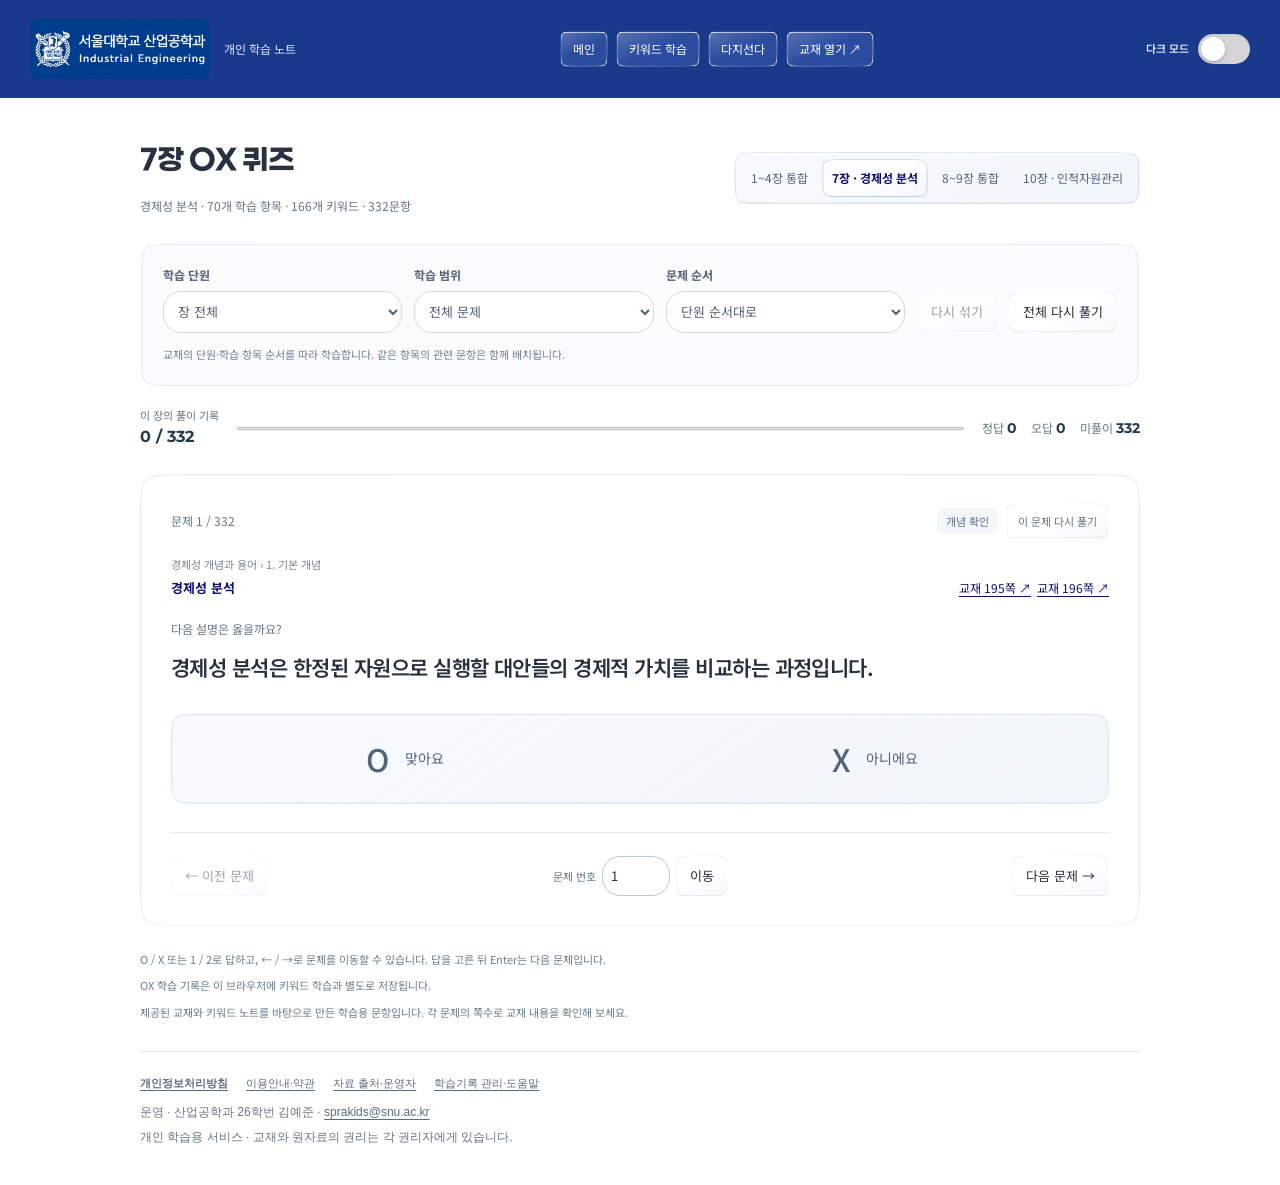
<file: quiz.html>
<!doctype html>
<html lang="ko">
<head><script src="/campus-theme.js"></script>
  <meta charset="utf-8">
  <meta name="viewport" content="width=device-width,initial-scale=1">
  <meta name="theme-color" content="#19398a">
  <title>OX 퀴즈 · 산업공학의 이해</title>
  <link rel="stylesheet" href="/quiz.css?v=retry-20261023">
  <script defer src="/quiz-core.js?v=retry-20261023"></script>
  <script defer src="/study-retry.js?v=retry-20261023"></script>
  <script defer src="/quiz.js?v=retry-20261023"></script>
<link rel="stylesheet" href="/site-info.css"><script defer src="/site-info.js"></script><link rel="stylesheet" href="/campus.css"><link rel="stylesheet" href="/campus-effects.css"><script defer src="/campus-effects.js"></script><script defer src="/campus-navigation.js"></script><link rel="stylesheet" href="/campus-theme.css"><script defer src="/campus-curves.js"></script></head>
<body class="campus-quiz">
  <header class="site-header">
    <a class="site-name campus-logo-link" href="/" aria-label="메인 화면으로 이동"><span class="campus-logo-art"><img class="campus-brand-logo" src="/assets/snu-ie-logo.jpg" width="210" height="70" alt="서울대학교 산업공학과"><img class="campus-brand-logo campus-logo-dark" src="/assets/snu-ie-logo-dark.png" width="210" height="70" alt="" aria-hidden="true"></span><span class="campus-brand-caption">개인 학습 노트</span></a>
    <nav aria-label="학습 페이지"><a href="/">메인</a><a id="notes-link" href="/#7">키워드 학습</a><a id="multi-link" href="/multi.html?chapter=7">다지선다</a><a id="book-link" href="/textbook.html?chapter=7&amp;page=195" target="_blank" rel="noopener">교재 열기 ↗</a></nav>
  <button type="button" class="theme-toggle" role="switch" aria-checked="false" aria-label="다크 모드" data-theme-toggle title="다크 모드로 전환"><span class="theme-label" aria-hidden="true">다크 모드</span><span class="theme-track" aria-hidden="true"><span class="theme-knob"></span></span></button></header>
  <main>
    <section class="intro" aria-labelledby="quiz-heading">
      <div><p class="eyebrow">RECALL &amp; CHECK · OX QUIZ</p><h1 id="quiz-heading">OX 퀴즈</h1><p id="bank-info">교재에 따른 문항과 해설을 준비하고 있습니다.</p></div>
      <nav class="chapter-tabs" aria-label="퀴즈 장 선택"><a id="chapter-1-4" href="/quiz.html?chapter=1-4">1~4장 통합</a><a id="chapter-7" href="/quiz.html?chapter=7">7장 · 경제성 분석</a><a id="chapter-8-9" href="/quiz.html?chapter=8-9">8~9장 통합</a><a id="chapter-10" href="/quiz.html?chapter=10">10장 · 인적자원관리</a></nav>
    </section>
    <section class="settings" aria-label="문제 출제 설정">
      <label>학습 단원<select id="section" disabled><option value="all">장 전체</option></select></label>
      <label>학습 범위<select id="scope" disabled><option value="all">전체 문제</option><option value="unanswered">아직 안 푼 문제</option><option value="wrong">오답만 다시 풀기</option></select></label>
      <label>문제 순서<select id="order" disabled><option value="textbook">단원 순서대로</option><option value="random">장 안에서 무작위</option></select></label>
      <button type="button" id="reshuffle" disabled>다시 섞기</button>
      <button type="button" id="restart-range" disabled>전체 다시 풀기</button>
      <p class="settings-note" id="order-note">단원 순서는 교재의 단원·학습 항목 순서를 따릅니다.</p>
    </section>
    <section class="progress-panel" aria-label="장 전체 학습 현황">
      <div><span>이 장의 풀이 기록</span><strong id="progress-text">0 / 0</strong></div>
      <progress id="progress" value="0" max="1" aria-label="이 장의 전체 풀이 진행률"></progress>
      <div class="score-line"><span>정답 <b id="correct-count">0</b></span><span>오답 <b id="wrong-count">0</b></span><span>미풀이 <b id="unanswered-count">0</b></span></div>
    </section>
    <p id="loading" role="status">문제를 불러오는 중입니다…</p>
    <button id="reload" type="button" hidden>문항 다시 불러오기</button>
    <section id="empty" class="empty" hidden><h2 id="empty-title">해당하는 문제가 없습니다.</h2><p id="empty-text"></p><button id="show-all" type="button">이 장 전체 문제 보기</button></section>
    <article id="question-card" class="question-card" hidden>
      <div class="question-top"><span id="position-text"></span><div class="question-tools"><span class="kind" id="question-kind"></span><button id="retry-question" type="button" title="이 문제의 답안을 지우고 다시 풀기">이 문제 다시 풀기</button></div></div>
      <p class="breadcrumb" id="question-path"></p>
      <div class="topic-row"><p class="topic" id="question-topic"></p><div class="source-links" id="source-links" aria-label="문제의 교재 출처"></div></div>
      <p class="prompt">다음 설명은 옳을까요?</p>
      <h2 id="question-statement" tabindex="-1"></h2>
      <div class="choices" role="group" aria-label="OX 답 선택"><button id="choose-o" type="button" data-choice="true"><strong>O</strong><span>맞아요</span></button><button id="choose-x" type="button" data-choice="false"><strong>X</strong><span>아니에요</span></button></div>
      <section id="feedback" class="feedback" aria-live="polite" hidden><h3 id="feedback-title"></h3><p class="feedback-label">교재에 따른 해설</p><p id="explanation"></p><div class="keywords" id="keywords" aria-label="관련 키워드"></div><p class="application-note" id="application-note" hidden>이 문항의 수치는 교재 공식을 적용하기 위해 새로 만든 연습 조건입니다.</p></section>
      <div class="question-nav"><button id="previous" type="button" disabled>← 이전 문제</button><form id="jump-form"><label for="position">문제 번호</label><input id="position" type="number" min="1" value="1" inputmode="numeric" required><button type="submit">이동</button></form><button id="next" type="button" disabled>다음 문제 →</button></div>
    </article>
    <section class="completion" id="completion" hidden><h2>이 목록을 모두 풀었습니다.</h2><p id="completion-text"></p><button id="review-wrong" type="button">이 장 오답 모아 보기</button></section>
    <footer><p>O / X 또는 1 / 2로 답하고, ← / →로 문제를 이동할 수 있습니다. 답을 고른 뒤 Enter는 다음 문제입니다.</p><p id="save-status" role="status">OX 학습 기록은 이 브라우저에 키워드 학습과 별도로 저장됩니다.</p><p>제공된 교재와 키워드 노트를 바탕으로 만든 학습용 문항입니다. 각 문제의 쪽수로 교재 내용을 확인해 보세요.</p><div class="policy-footer"><nav aria-label="사이트 안내" data-policy-links><a href="/privacy.html" class="privacy-link">개인정보처리방침</a><a href="/terms.html">이용안내·약관</a><a href="/about.html">자료 출처·운영자</a><a href="/help.html">학습기록 관리·도움말</a></nav><p class="operator">운영 · 산업공학과 26학번 김예준 · <a href="mailto:sprakids@snu.ac.kr">sprakids@snu.ac.kr</a></p><p>개인 학습용 서비스 · 교재와 원자료의 권리는 각 권리자에게 있습니다.</p></div></footer>
  </main>
  <noscript>OX 퀴즈를 풀려면 자바스크립트를 켜 주세요. <a href="/">메인 화면으로 돌아가기</a></noscript>
</body>
</html>
</file>
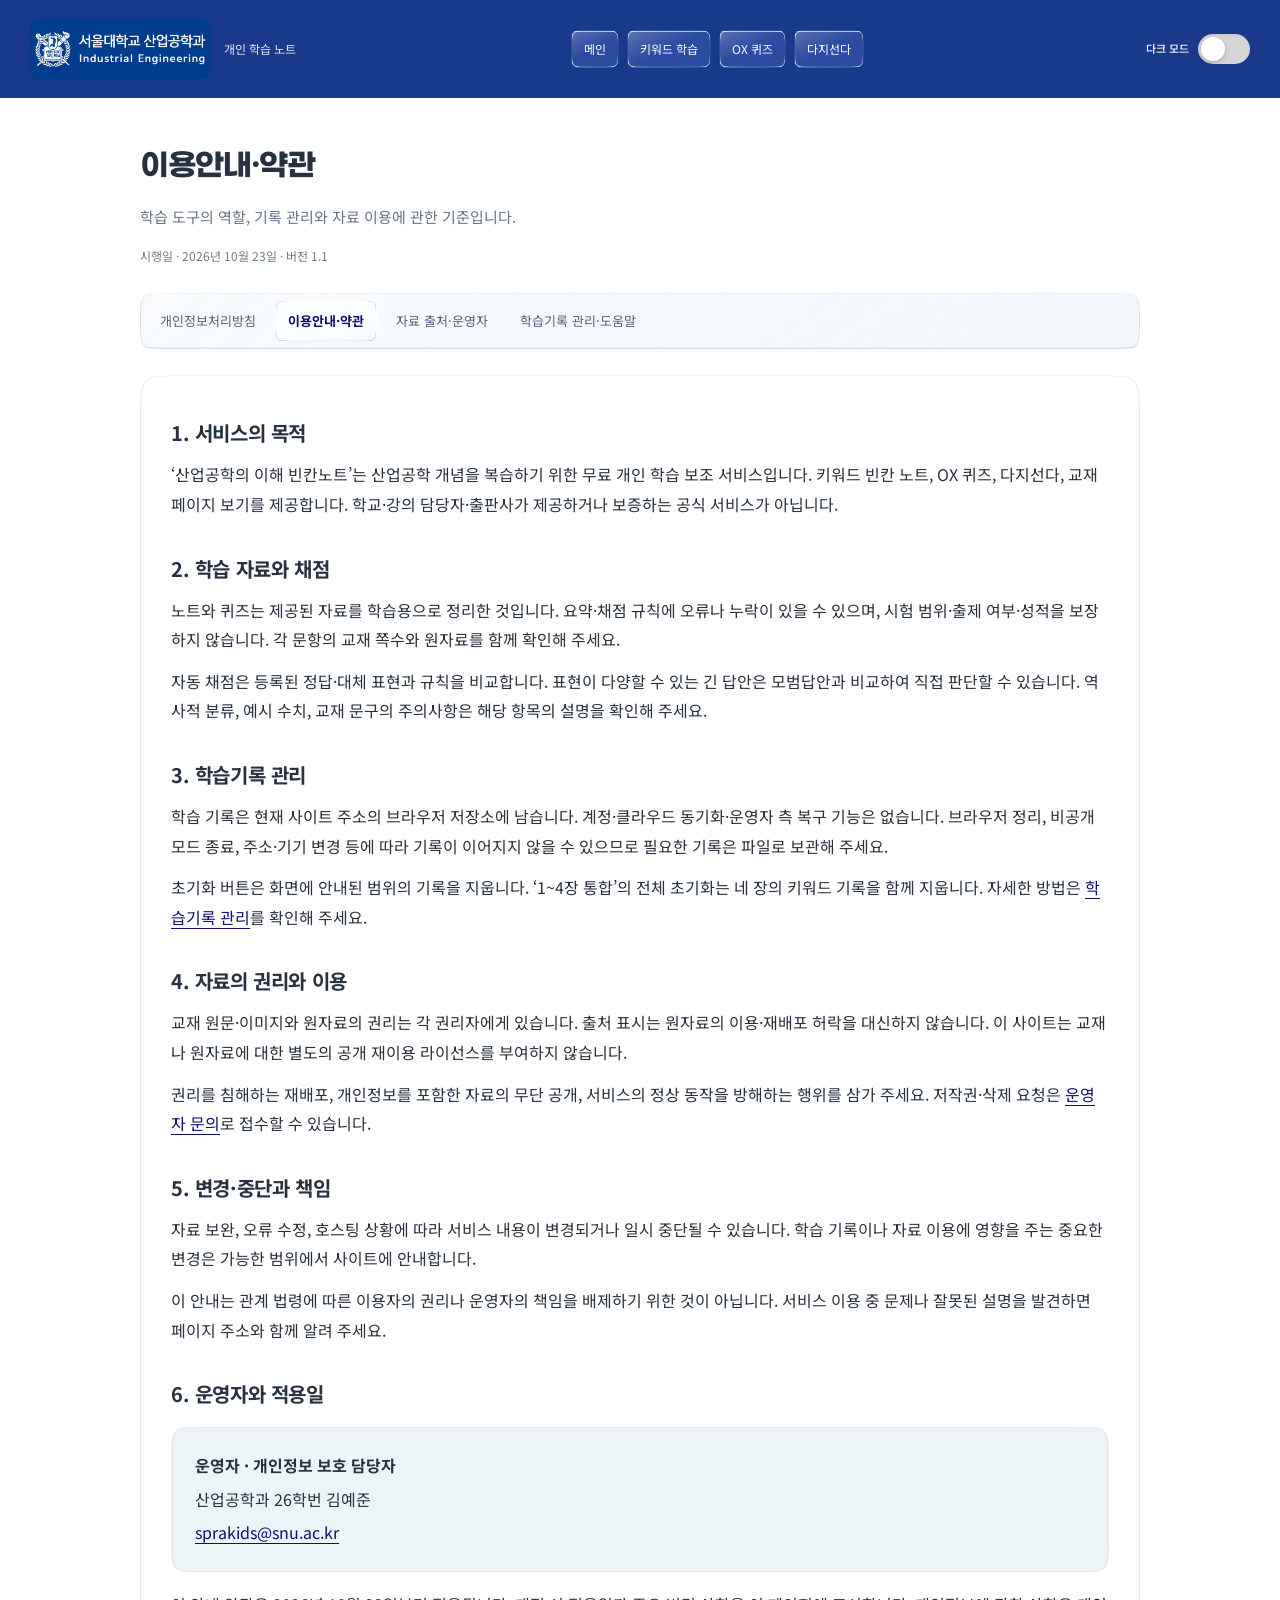
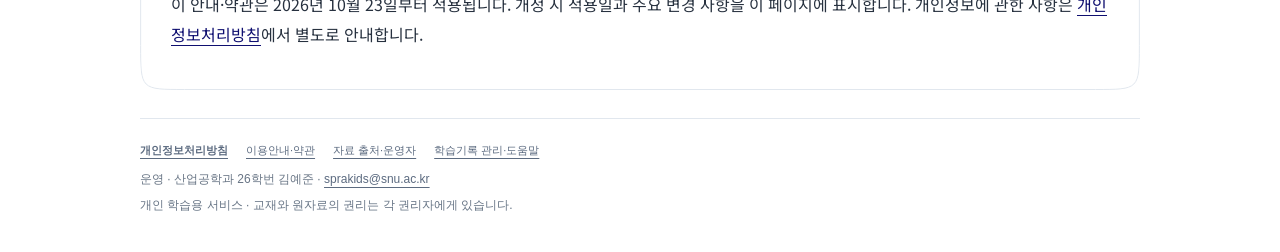
<file: terms.html>
<!doctype html><html lang="ko"><head><script src="/campus-theme.js"></script><meta charset="utf-8"><meta name="viewport" content="width=device-width,initial-scale=1"><meta name="theme-color" content="#19398a"><meta name="description" content="학습 도구의 역할, 기록 관리와 자료 이용에 관한 기준입니다."><title>이용안내·약관 · 산업공학의 이해 빈칸노트</title><link rel="stylesheet" href="/site-info.css"><script defer src="/site-info.js"></script><link rel="stylesheet" href="/campus.css"><link rel="stylesheet" href="/campus-effects.css"><script defer src="/campus-effects.js"></script><script defer src="/campus-navigation.js"></script><link rel="stylesheet" href="/campus-theme.css"><script defer src="/campus-curves.js"></script></head><body class="info-page campus-info"><a class="info-skip" href="#main-content">본문 바로가기</a><header class="info-header"><a class="brand campus-logo-link" href="/" aria-label="메인 화면으로 이동"><span class="campus-logo-art"><img class="campus-brand-logo" src="/assets/snu-ie-logo.jpg" width="210" height="70" alt="서울대학교 산업공학과"><img class="campus-brand-logo campus-logo-dark" src="/assets/snu-ie-logo-dark.png" width="210" height="70" alt="" aria-hidden="true"></span><span class="campus-brand-caption">개인 학습 노트</span></a><nav aria-label="학습 화면"><a href="/">메인</a><a href="/#1-4">키워드 학습</a><a href="/quiz.html?chapter=1-4">OX 퀴즈</a><a href="/multi.html?chapter=1-4">다지선다</a></nav><button type="button" class="theme-toggle" role="switch" aria-checked="false" aria-label="다크 모드" data-theme-toggle title="다크 모드로 전환"><span class="theme-label" aria-hidden="true">다크 모드</span><span class="theme-track" aria-hidden="true"><span class="theme-knob"></span></span></button></header><main class="info-main" id="main-content"><p class="info-eyebrow">STUDY WITH CLARITY</p><h1>이용안내·약관</h1><p class="info-lead">학습 도구의 역할, 기록 관리와 자료 이용에 관한 기준입니다.</p><p class="info-date">시행일 · 2026년 10월 23일 · 버전 1.1</p><nav class="info-nav" aria-label="안내 페이지"><a href="/privacy.html">개인정보처리방침</a><a href="/terms.html" aria-current="page">이용안내·약관</a><a href="/about.html">자료 출처·운영자</a><a href="/help.html">학습기록 관리·도움말</a></nav><div class="info-content">
<section><h2>1. 서비스의 목적</h2><p>‘산업공학의 이해 빈칸노트’는 산업공학 개념을 복습하기 위한 무료 개인 학습 보조 서비스입니다. 키워드 빈칸 노트, OX 퀴즈, 다지선다, 교재 페이지 보기를 제공합니다. 학교·강의 담당자·출판사가 제공하거나 보증하는 공식 서비스가 아닙니다.</p></section>
<section><h2>2. 학습 자료와 채점</h2><p>노트와 퀴즈는 제공된 자료를 학습용으로 정리한 것입니다. 요약·채점 규칙에 오류나 누락이 있을 수 있으며, 시험 범위·출제 여부·성적을 보장하지 않습니다. 각 문항의 교재 쪽수와 원자료를 함께 확인해 주세요.</p><p>자동 채점은 등록된 정답·대체 표현과 규칙을 비교합니다. 표현이 다양할 수 있는 긴 답안은 모범답안과 비교하여 직접 판단할 수 있습니다. 역사적 분류, 예시 수치, 교재 문구의 주의사항은 해당 항목의 설명을 확인해 주세요.</p></section>
<section><h2>3. 학습기록 관리</h2><p>학습 기록은 현재 사이트 주소의 브라우저 저장소에 남습니다. 계정·클라우드 동기화·운영자 측 복구 기능은 없습니다. 브라우저 정리, 비공개 모드 종료, 주소·기기 변경 등에 따라 기록이 이어지지 않을 수 있으므로 필요한 기록은 파일로 보관해 주세요.</p><p>초기화 버튼은 화면에 안내된 범위의 기록을 지웁니다. ‘1~4장 통합’의 전체 초기화는 네 장의 키워드 기록을 함께 지웁니다. 자세한 방법은 <a href="/help.html#records">학습기록 관리</a>를 확인해 주세요.</p></section>
<section><h2>4. 자료의 권리와 이용</h2><p>교재 원문·이미지와 원자료의 권리는 각 권리자에게 있습니다. 출처 표시는 원자료의 이용·재배포 허락을 대신하지 않습니다. 이 사이트는 교재나 원자료에 대한 별도의 공개 재이용 라이선스를 부여하지 않습니다.</p><p>권리를 침해하는 재배포, 개인정보를 포함한 자료의 무단 공개, 서비스의 정상 동작을 방해하는 행위를 삼가 주세요. 저작권·삭제 요청은 <a href="/about.html#contact">운영자 문의</a>로 접수할 수 있습니다.</p></section>
<section><h2>5. 변경·중단과 책임</h2><p>자료 보완, 오류 수정, 호스팅 상황에 따라 서비스 내용이 변경되거나 일시 중단될 수 있습니다. 학습 기록이나 자료 이용에 영향을 주는 중요한 변경은 가능한 범위에서 사이트에 안내합니다.</p><p>이 안내는 관계 법령에 따른 이용자의 권리나 운영자의 책임을 배제하기 위한 것이 아닙니다. 서비스 이용 중 문제나 잘못된 설명을 발견하면 페이지 주소와 함께 알려 주세요.</p></section>
<section><h2>6. 운영자와 적용일</h2><div class="info-contact"><p><strong>운영자 · 개인정보 보호 담당자</strong></p><p>산업공학과 26학번 김예준</p><p><a href="mailto:sprakids@snu.ac.kr">sprakids@snu.ac.kr</a></p></div><p>이 안내·약관은 2026년 10월 23일부터 적용됩니다. 개정 시 적용일과 주요 변경 사항을 이 페이지에 표시합니다. 개인정보에 관한 사항은 <a href="/privacy.html">개인정보처리방침</a>에서 별도로 안내합니다.</p></section>
</div><div class="policy-footer"><nav aria-label="사이트 안내" data-policy-links><a href="/privacy.html" class="privacy-link">개인정보처리방침</a><a href="/terms.html">이용안내·약관</a><a href="/about.html">자료 출처·운영자</a><a href="/help.html">학습기록 관리·도움말</a></nav><p class="operator">운영 · 산업공학과 26학번 김예준 · <a href="mailto:sprakids@snu.ac.kr">sprakids@snu.ac.kr</a></p><p>개인 학습용 서비스 · 교재와 원자료의 권리는 각 권리자에게 있습니다.</p></div></main></body></html>
</file>
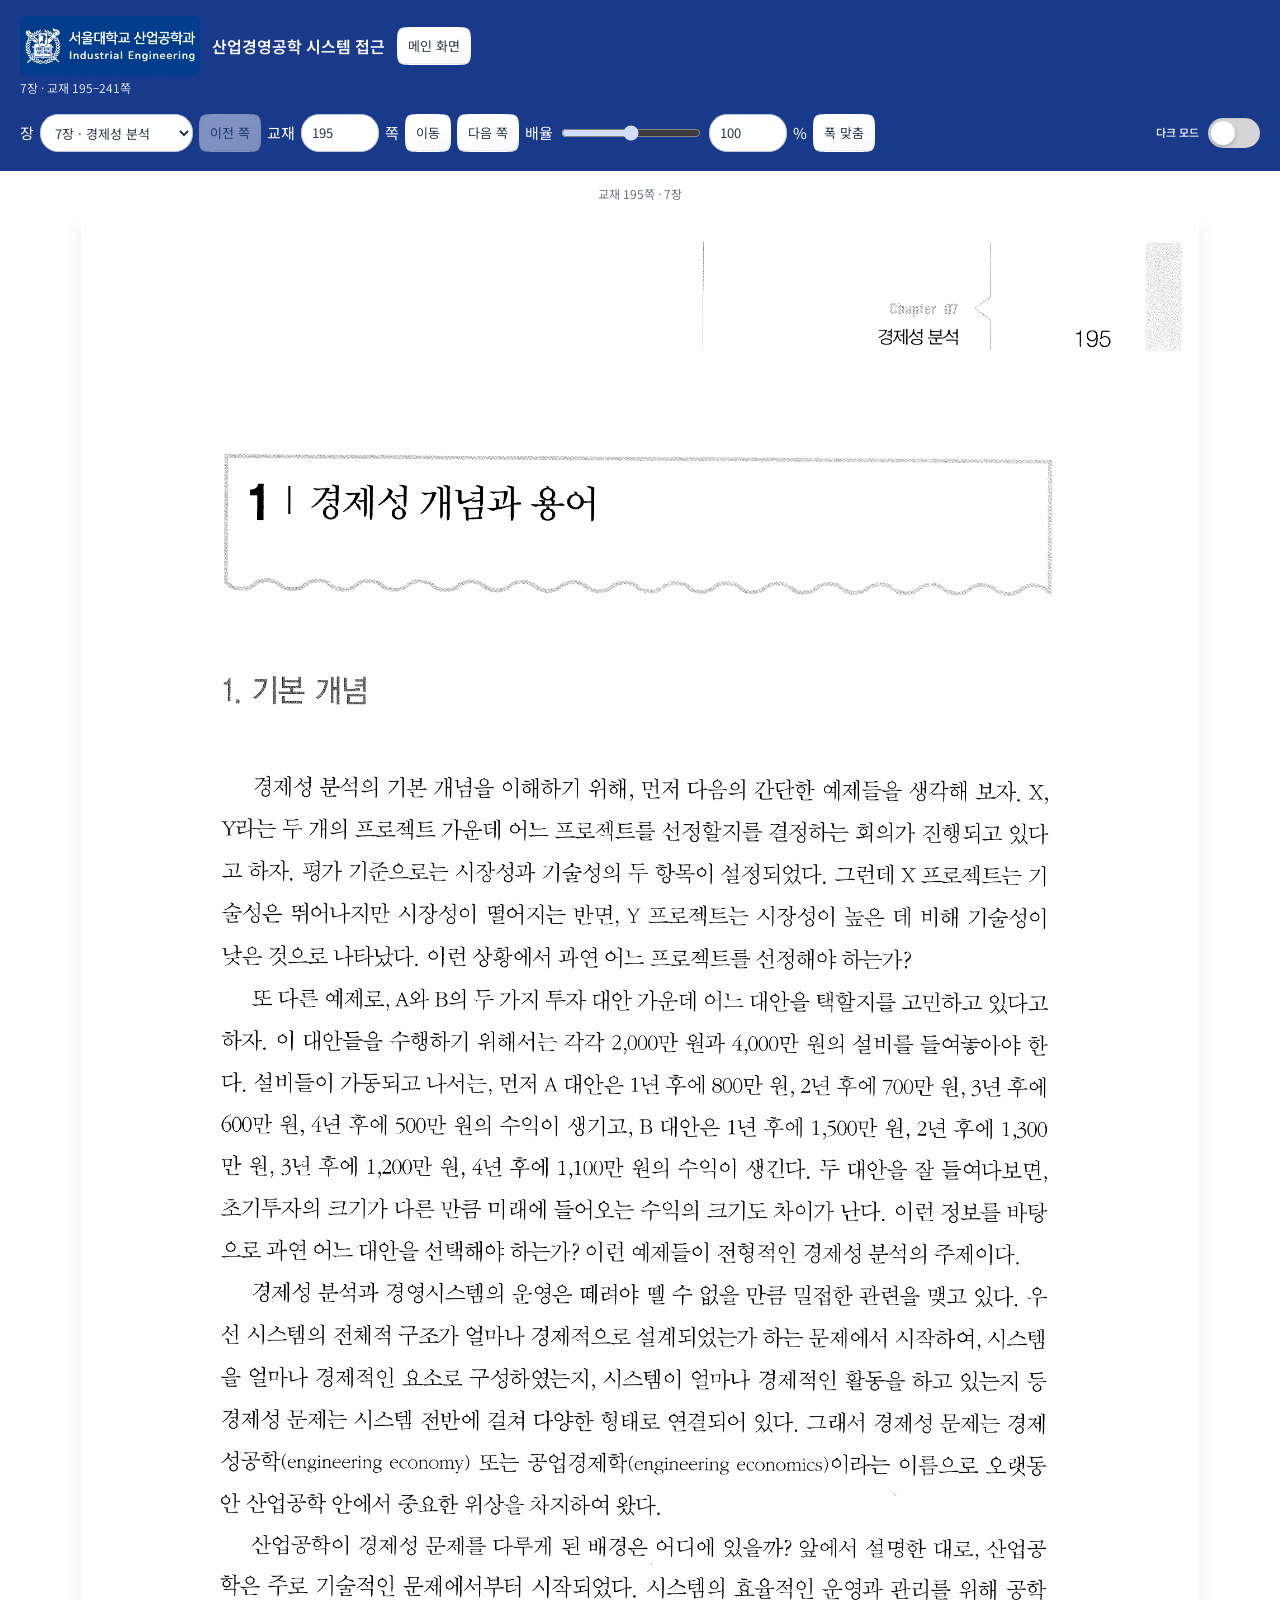
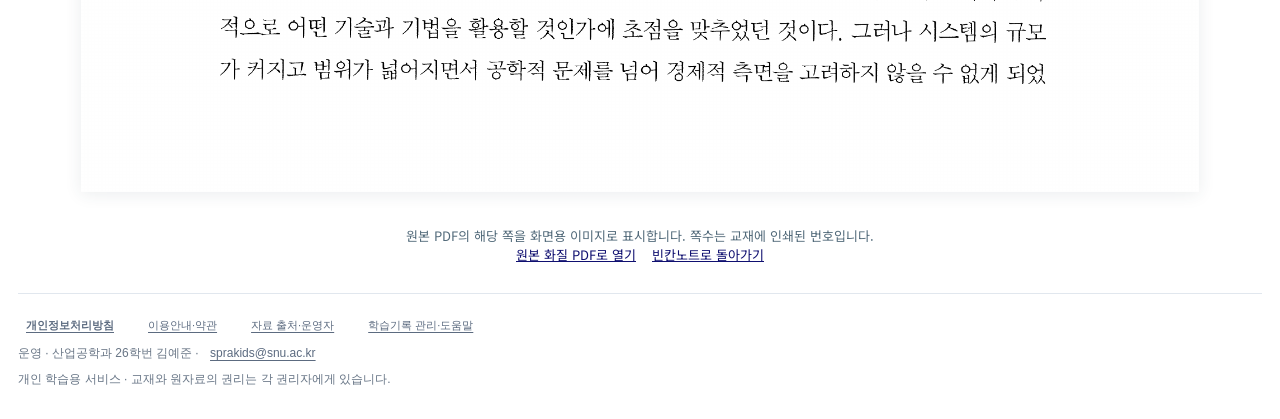
<file: textbook.html>
<!doctype html>
<html lang="ko">
<head><script src="/campus-theme.js"></script>
  <meta charset="utf-8">
  <meta name="viewport" content="width=device-width,initial-scale=1">
  <title>교재 · 산업공학의 이해 빈칸노트</title>
  <style>
    *{box-sizing:border-box}body{margin:0;background:#e9eef1;color:#273c4b;font:15px/1.5 -apple-system,BlinkMacSystemFont,"Apple SD Gothic Neo","Malgun Gothic",sans-serif}
    header{position:sticky;top:0;z-index:1;padding:12px 18px;background:#fff;border-bottom:1px solid #cbd9e2;display:flex;align-items:center;justify-content:space-between;flex-wrap:wrap;gap:10px}
    h1{font-size:16px;margin:0}.title-row{display:flex;align-items:center;gap:12px;flex-wrap:wrap}header p{font-size:12px;color:#526a7a;margin:3px 0 0}nav,form,.zoom-controls{display:flex;align-items:center;gap:6px;flex-wrap:wrap}button,input,select,.button-link{font:inherit;border:1px solid #a6bdcd;border-radius:6px;min-height:38px;padding:6px 10px;background:white;color:inherit}button,.button-link{cursor:pointer}.button-link{text-decoration:none;display:inline-flex;align-items:center}button:disabled{opacity:.45;cursor:default}input[type=number]{width:78px}input[type=range]{width:140px;min-height:30px;padding:0;accent-color:#246e9b}a{color:#0f0f70}a:focus-visible,button:focus-visible,input:focus-visible,select:focus-visible{outline:3px solid #5ba1cc;outline-offset:2px}
    #status{text-align:center;margin:14px 18px;min-height:23px}main{max-width:1150px;padding:0 16px 24px;margin:auto;overflow:auto;min-height:220px}#page-image{display:block;margin:0 auto;background:#fff;box-shadow:0 3px 18px #273c4b24;max-width:none;height:auto}#retry{display:block;margin:0 auto 14px}[hidden]{display:none!important}footer{padding:10px 18px 24px;text-align:center;color:#526a7a;font-size:13px}footer a{margin:0 8px}
    @media(max-width:600px){header{padding:10px}h1{font-size:14px}main{padding:0 6px 18px}button,input,select,.button-link{padding:5px 7px}nav{gap:4px}input[type=range]{width:110px}}
  </style>
<link rel="stylesheet" href="/site-info.css"><script defer src="/site-info.js"></script><link rel="stylesheet" href="/campus.css"><link rel="stylesheet" href="/campus-effects.css"><script defer src="/campus-effects.js"></script><script defer src="/campus-navigation.js"></script><link rel="stylesheet" href="/campus-theme.css"><script defer src="/campus-curves.js"></script><meta name="theme-color" content="#19398a"></head>
<body class="campus-textbook">
  <header>
    <div><div class="title-row"><a class="campus-logo-link" href="/" aria-label="메인 화면으로 이동"><span class="campus-logo-art"><img class="campus-brand-logo" src="/assets/snu-ie-logo.jpg" width="210" height="70" alt="서울대학교 산업공학과"><img class="campus-brand-logo campus-logo-dark" src="/assets/snu-ie-logo-dark.png" width="210" height="70" alt="" aria-hidden="true"></span></a><h1>산업경영공학 시스템 접근</h1><a class="button-link" href="/">메인 화면</a></div><p id="chapter-label">교재를 준비하고 있습니다.</p></div>
    <nav aria-label="교재 페이지 이동">
      <label for="chapter">장</label><select id="chapter" aria-label="교재 장 선택"><option value="1-4">1~4장 통합</option><option value="7">7장 · 경제성 분석</option><option value="8-9">8~9장 통합</option><option value="10">10장 · 인적자원관리</option></select>
      <button id="previous" type="button">이전 쪽</button>
      <form id="page-form"><label for="page-number">교재</label><input id="page-number" type="number" inputmode="numeric" required aria-label="교재 쪽수"><span>쪽</span><button type="submit" id="go">이동</button></form>
      <button id="next" type="button">다음 쪽</button>
      <div class="zoom-controls"><label for="zoom">배율</label><input id="zoom" type="range" min="1" max="200" step="1" value="100" aria-label="교재 배율"><input id="zoom-number" type="number" min="1" max="200" step="1" value="100" inputmode="numeric" aria-label="배율 퍼센트"><span>%</span><button id="fit" type="button">폭 맞춤</button></div>
    </nav>
  <button type="button" class="theme-toggle" role="switch" aria-checked="false" aria-label="다크 모드" data-theme-toggle title="다크 모드로 전환"><span class="theme-label" aria-hidden="true">다크 모드</span><span class="theme-track" aria-hidden="true"><span class="theme-knob"></span></span></button></header>
  <p id="status" role="status" aria-live="polite">교재를 불러오는 중입니다…</p>
  <button id="retry" type="button" hidden>다시 시도</button>
  <main id="paper" aria-busy="true" aria-label="교재 페이지"></main>
  <footer><span>원본 PDF의 해당 쪽을 화면용 이미지로 표시합니다. 쪽수는 교재에 인쇄된 번호입니다.</span><br><a id="pdf-link" target="_blank" rel="noopener">원본 화질 PDF로 열기</a><a id="notes-link" href="/">빈칸노트로 돌아가기</a><div class="policy-footer"><nav aria-label="사이트 안내" data-policy-links><a href="/privacy.html" class="privacy-link">개인정보처리방침</a><a href="/terms.html">이용안내·약관</a><a href="/about.html">자료 출처·운영자</a><a href="/help.html">학습기록 관리·도움말</a></nav><p class="operator">운영 · 산업공학과 26학번 김예준 · <a href="mailto:sprakids@snu.ac.kr">sprakids@snu.ac.kr</a></p><p>개인 학습용 서비스 · 교재와 원자료의 권리는 각 권리자에게 있습니다.</p></div></footer>
  <script type="module">
    const $=id=>document.getElementById(id);
    const params=new URLSearchParams(location.search),chapter=['1-4','8-9'].includes(params.get('chapter'))?params.get('chapter'):params.get('chapter')==='10'?10:7;
    const [first,last]=chapter==='1-4'?[23,127]:chapter==='8-9'?[249,295]:chapter===10?[303,353]:[195,241];
    const pages=chapter==='1-4'?[[23,43],[47,58],[65,88],[93,127]].flatMap(([a,b])=>Array.from({length:b-a+1},(_,i)=>a+i)):chapter==='8-9'?[[249,262],[267,295]].flatMap(([a,b])=>Array.from({length:b-a+1},(_,i)=>a+i)):Array.from({length:last-first+1},(_,i)=>first+i);
    const file='/assets/textbook-chapter-'+chapter+'.pdf';
    let pageNumber=Math.min(last,Math.max(first,Math.trunc(Number(params.get('page'))||first)));
    if(!pages.includes(pageNumber))pageNumber=pages.find(p=>p>=pageNumber)||last;
    let zoom=Math.min(200,Math.max(1,Math.round(Number(params.get('zoom'))||100)));
    let ticket=0,pendingImage=null,displayedPage=null;
    $('chapter-label').textContent=chapter==='1-4'?'1~4장 통합 · 교재 23–43 / 47–58 / 65–88 / 93–127쪽':chapter==='8-9'?'8~9장 통합 · 교재 249–262 / 267–295쪽':chapter+'장 · 교재 '+first+'–'+last+'쪽';
    $('chapter').value=String(chapter);$('page-number').min=first;$('page-number').max=last;
    $('notes-link').href='/#'+chapter;
    function updateURL(){
      const url=new URL(location.href);url.searchParams.set('chapter',chapter);url.searchParams.set('page',pageNumber);
      if(zoom===100)url.searchParams.delete('zoom');else url.searchParams.set('zoom',zoom);
      history.replaceState(null,'',url);
    }
    function updateControls(){
      $('page-number').setCustomValidity('');$('page-number').value=pageNumber;
      $('previous').disabled=pageNumber===first;$('next').disabled=pageNumber===last;
      $('pdf-link').href=file+'#page='+(pages.indexOf(pageNumber)+1);
      document.title='교재 '+pageNumber+'쪽 · 산업공학의 이해 빈칸노트';updateURL();
    }
    function setZoom(value){
      const parsed=Number(value);
      zoom=value!==''&&Number.isFinite(parsed)?Math.min(200,Math.max(1,Math.round(parsed))):100;
      $('zoom').value=zoom;$('zoom-number').value=zoom;
      const image=$('page-image');if(image)image.style.width=zoom+'%';
      updateURL();
    }
    async function loadPage(){
      const current=++ticket,requested=pageNumber;
      // Keep the displayed page until its replacement is fully decoded. Width
      // changes and tablet toolbar resizing never clear or reload this image.
      if(pendingImage)pendingImage.removeAttribute('src');
      const image=new Image();pendingImage=image;
      image.id='page-image';image.alt='산업경영공학 시스템 접근 · 교재 '+requested+'쪽';
      image.decoding='async';image.fetchPriority='high';
      $('status').textContent='교재 '+requested+'쪽을 여는 중입니다…';
      $('retry').hidden=true;$('paper').setAttribute('aria-busy','true');
      image.src='/assets/pages/'+chapter+'-'+requested+'.webp';
      try{
        await image.decode();
        if(current!==ticket)return;
        image.style.width=zoom+'%';image.dataset.page=String(requested);
        $('paper').replaceChildren(image);
        pendingImage=null;displayedPage=requested;
        $('paper').setAttribute('aria-busy','false');
        $('status').textContent='교재 '+requested+'쪽 · '+(({'1-4':'1~4장 통합','8-9':'8~9장 통합'})[chapter]||chapter+'장');
      }catch(error){
        if(current!==ticket)return;
        pendingImage=null;$('paper').setAttribute('aria-busy','false');$('retry').hidden=false;
        $('status').textContent='교재 '+requested+'쪽을 불러오지 못했습니다.'+(displayedPage?' 현재 '+displayedPage+'쪽을 유지하고 있습니다.':'')+' 다시 시도하거나 아래 PDF 링크를 이용해 주세요.';
        console.error(error);
      }
    }
    function go(number){
      if(!Number.isInteger(number)||!pages.includes(number))return;
      if(number===displayedPage&&number===pageNumber)return;
      pageNumber=number;updateControls();$('paper').scrollLeft=0;loadPage();
    }
    $('previous').onclick=()=>go(pages[pages.indexOf(pageNumber)-1]);$('next').onclick=()=>go(pages[pages.indexOf(pageNumber)+1]);
    $('page-number').oninput=()=>{const valid=pages.includes(Number($('page-number').value));$('page-number').setCustomValidity(valid?'':chapter==='1-4'?'학습 범위: 23–43, 47–58, 65–88, 93–127쪽 중에서 입력해 주세요.':chapter==='8-9'?'학습 범위: 249–262, 267–295쪽 중에서 입력해 주세요.':'이 장의 교재 범위 안에서 입력해 주세요.');};
    $('page-form').onsubmit=event=>{event.preventDefault();go(Number($('page-number').value));};
    $('zoom').oninput=()=>setZoom($('zoom').value);
    $('zoom-number').oninput=()=>{if($('zoom-number').validity.valid&&$('zoom-number').value!=='')setZoom($('zoom-number').value);};
    $('zoom-number').onchange=()=>setZoom($('zoom-number').value);
    $('fit').onclick=()=>setZoom(100);$('retry').onclick=loadPage;
    $('chapter').onchange=()=>{const next=$('chapter').value;location.href='/textbook.html?chapter='+next+'&page='+(next==='1-4'?23:next==='8-9'?249:next==='10'?303:195)+'&zoom='+zoom;};
    updateControls();setZoom(zoom);loadPage();
  </script>
</body>
</html>
</file>
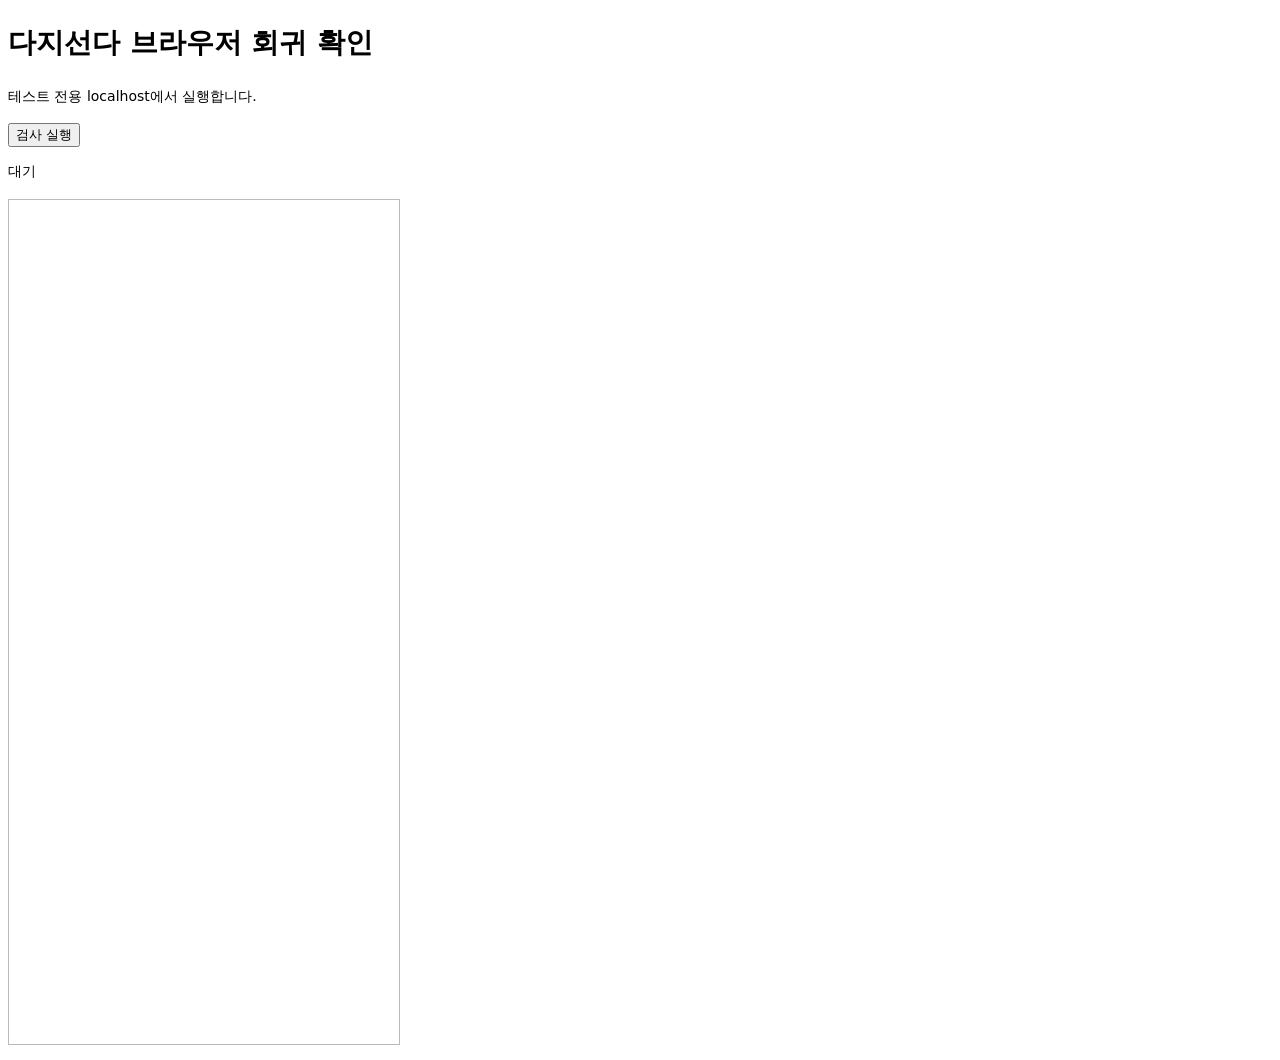
<file: tests/multi-browser.html>
<!doctype html><html lang="ko"><meta charset="utf-8"><title>다지선다 브라우저 회귀 확인</title>
<style>body{font:14px/1.7 system-ui}iframe{width:390px;height:844px;border:1px solid #bbb}pre{white-space:pre-wrap}</style>
<h1>다지선다 브라우저 회귀 확인</h1><p>테스트 전용 localhost에서 실행합니다.</p><button id="run">검사 실행</button><pre id="report">대기</pre><iframe id="app" title="테스트 학습 화면"></iframe>
<script>
const frame=document.querySelector('#app'),report=document.querySelector('#report');
const wait=ms=>new Promise(r=>setTimeout(r,ms));
async function ready(){for(let i=0;i<100;i++){await wait(50);const d=frame.contentDocument;if(d?.querySelector('#loading')?.hidden&&d.querySelectorAll('.choice-checkbox').length===5){await d.fonts.ready;return d}}throw Error('앱 로딩 시간 초과')}
document.querySelector('#run').onclick=async()=>{
 const key='snu-ie-multi-chapter-7-v1', results=[];
 const check=(name,value)=>{if(!value)throw Error(name);results.push('PASS '+name);report.textContent=results.join('\n')};
 try{
  if(location.hostname!=='127.0.0.1')throw Error('localhost 전용');
  localStorage.removeItem(key);frame.src='/multi.html?chapter=7';let d=await ready();
  const state=()=>JSON.parse(localStorage.getItem(key));
  const core=()=>frame.contentWindow.IEMulti;
  const input=()=>d.querySelector('#answer-input');
  const boxes=()=>[...d.querySelectorAll('.choice-checkbox')];
  const selected=()=>boxes().filter(x=>x.checked).map(x=>x.dataset.choice).join('');
  const raw=value=>{input().value=value;input().dispatchEvent(new InputEvent('input',{bubbles:true,inputType:'insertText'}))};
  boxes()[0].click();await wait(130);check('클릭 선택과 입력칸 동기화',selected()==='1'&&core().parse(input().value).value==='1');
  d.querySelector('.statement-choice').click();await wait(130);check('카드 라벨을 눌러 한 번만 해제',selected()===''&&input().value==='');
  boxes()[0].click();boxes()[1].click();boxes()[2].click();await wait(130);check('빠른 연속 선택 병합',selected()==='123'&&core().parse(input().value).value==='123');
  boxes()[1].click();boxes()[1].click();await wait(130);check('빠른 해제 후 재선택',selected()==='123');
  raw('ㄷ ㄱ');check('직접 입력 원문 보존과 체크 반영',input().value==='ㄷ ㄱ'&&selected()==='13');
  boxes()[4].click();await wait(130);check('직접 입력과 클릭 혼용',selected()==='135'&&core().parse(input().value).value==='135');
  raw('');d.querySelector('.statement').click();await wait(130);check('카드 여백도 클릭 선택',selected()==='1');
  let opened=false;const a=d.querySelector('.statement .source-links a');a.addEventListener('click',e=>{e.preventDefault();opened=true});a.click();await wait(100);check('교재 링크가 선택을 바꾸지 않음',opened&&selected()==='1');
  raw('123');const before=state(),qid=before.current,canonical=core().toCanonical('123',before.choiceOrders[qid]);
  d.querySelector('#next').click();await wait(200);d.querySelector('#previous').click();await wait(200);
  check('문제 재방문 시 내용 기준 선택 유지',state().current===qid&&core().toCanonical(selected(),state().choiceOrders[qid])===canonical);
  frame.contentWindow.location.reload();d=await ready();check('새로고침 및 재배치 후 선택 유지',core().toCanonical(selected(),state().choiceOrders[qid])===canonical);
  const labelSelect=d.querySelector('#labels');labelSelect.value='numbers';labelSelect.dispatchEvent(new Event('change',{bubbles:true}));await wait(160);raw('');boxes()[1].click();await wait(130);check('숫자 표기 선택',input().value==='2');
  raw('잘못된 입력');boxes()[0].click();await wait(130);check('잘못 입력한 원문 보존 및 오류 안내',input().value==='잘못된 입력'&&!d.querySelector('#answer-error').hidden&&selected()==='');
  raw('');const node=input();node.focus();node.dispatchEvent(new CompositionEvent('compositionstart',{bubbles:true}));node.value='ㄱ';node.dispatchEvent(new InputEvent('input',{bubbles:true,isComposing:true,inputType:'insertCompositionText'}));
  boxes()[2].click();node.dispatchEvent(new CompositionEvent('compositionend',{bubbles:true,data:'ㄱ'}));await wait(200);check('조합 종료와 클릭 선택 병합',selected()==='13'&&input()===node&&core().parse(input().value).value==='13');
  raw('');boxes()[0].click();d.querySelector('#next').click();await wait(200);check('즉시 이동해도 대기 중 선택 저장',core().toCanonical('1',state().choiceOrders[qid])===core().toCanonical(core().parse(state().drafts[qid]).value,state().choiceOrders[qid]));
  d.querySelector('#previous').click();await wait(200);
  const [data,ox]=await Promise.all([fetch('/multi-data-7.json').then(r=>r.json()),fetch('/quiz-data-7.json').then(r=>r.json())]);
  const q=core().hydrate(data,ox).questions.find(q=>q.id===state().current),expected=core().correctAnswer(core().orderedQuestion(q,state().choiceOrders[q.id]));
  raw('');for(const digit of expected)boxes()[Number(digit)-1].click();d.querySelector('#submit-answer').click();await wait(200);
  check('클릭 선택 정답 채점 및 잠금',d.querySelector('#feedback-title').textContent.startsWith('정답입니다.')&&boxes().every(x=>x.disabled)&&d.querySelectorAll('.statement-detail').length===5);
  d.querySelector('#retry-question').click();await wait(200);check('다시 풀기로 잠금 해제',boxes().every(x=>!x.disabled)&&selected()==='');
  check('390px 화면 가로 넘침 없음',d.documentElement.scrollWidth<=390);
  check('로고 이미지 로딩과 메인 링크',d.querySelector('.campus-logo-link')?.getAttribute('href')==='/'&&d.querySelector('.campus-brand-logo')?.naturalWidth===1280);
  check('모든 선지에 유리 효과 적용', [...d.querySelectorAll('.statement')].every(x=>x.hasAttribute('data-glass')&&getComputedStyle(x).backdropFilter.includes('blur')));
  raw('ㄴ');d.querySelector('.campus-logo-link').click();await wait(250);check('로고 클릭 메인 이동과 초안 보존',frame.contentWindow.location.pathname==='/'&&Object.values(state().drafts).includes('ㄴ'));
  report.textContent=results.join('\n')+'\nALL PASS ('+results.length+')';
 }catch(e){report.textContent=results.join('\n')+'\nFAIL '+e.message}
};
</script></html>
</file>
<file: site-info.css>
.policy-footer{margin-top:28px;padding-top:20px;border-top:1px solid #d8e3eb;color:#647784;font:12px/1.8 -apple-system,BlinkMacSystemFont,"Apple SD Gothic Neo","Malgun Gothic",sans-serif;text-align:left}.policy-footer nav{display:flex;flex-wrap:wrap;gap:6px 18px;margin-bottom:8px}.policy-footer a{color:var(--campus-blue,#0f0f70);text-underline-offset:3px}.policy-footer .privacy-link{font-weight:750}.policy-footer p{margin:4px 0;font-size:12px}.policy-footer .operator{color:#465f6e}.info-page{margin:0;color:#273c4b;background:#f4f6f5;font:16px/1.85 -apple-system,BlinkMacSystemFont,"Apple SD Gothic Neo","Malgun Gothic",sans-serif}.info-page *{box-sizing:border-box}.info-page a{color:var(--campus-blue,#0f0f70);text-underline-offset:4px;overflow-wrap:anywhere}.info-page a:focus-visible,.info-page button:focus-visible,.info-page summary:focus-visible{outline:3px solid #67a9d1;outline-offset:4px}.info-header{background:#fff;border-bottom:1px solid #d8e3eb;padding:16px 24px;display:flex;align-items:center;justify-content:space-between;gap:12px;flex-wrap:wrap}.info-header .brand{font-size:14px;color:#273c4b;font-weight:750;text-decoration:none}.info-header nav{display:flex;gap:8px 18px;flex-wrap:wrap;font-size:13px}.info-header nav a{text-decoration:none}.info-main{max-width:1000px;margin:auto;padding:42px 28px 32px}.info-eyebrow{margin:0 0 10px;font-size:11px;letter-spacing:.15em;color:var(--campus-blue,#0f0f70);font-weight:750}.info-page h1{font-size:clamp(29px,5vw,38px);letter-spacing:-.04em;line-height:1.4;margin:0 0 12px}.info-lead{max-width:760px;margin:0;color:#5e7482}.info-date{font-size:12px;color:#6a7e89;margin:14px 0 0}.info-nav{display:flex;flex-wrap:wrap;gap:6px;margin:26px 0}.info-nav a{padding:8px 12px;border:1px solid #d8e3eb;border-radius:8px;text-decoration:none;font-size:13px;background:#fff}.info-nav a[aria-current=page]{background:#246e9b;color:#fff;border-color:#246e9b;font-weight:700}.info-summary{display:grid;grid-template-columns:repeat(3,minmax(0,1fr));gap:12px;margin:26px 0}.info-summary>div{padding:18px 20px;background:#eaf1f5;border:1px solid #d3e2ea;border-radius:12px}.info-summary strong{display:block;color:var(--campus-blue,#0f0f70);font-size:15px}.info-summary p{font-size:13px;line-height:1.7;margin:6px 0 0}.info-content{padding:6px 30px 28px;background:#fff;border:1px solid #d8e3eb;border-radius:16px;overflow-wrap:anywhere}.info-content section{scroll-margin-top:20px}.info-page h2{font-size:21px;letter-spacing:-.02em;line-height:1.5;margin:32px 0 12px}.info-page h3{font-size:16px;margin:24px 0 8px}.info-content p{margin:12px 0}.info-content ul,.info-content ol{padding-left:24px;margin:12px 0}.info-content li{margin:6px 0}.info-content dl{margin:12px 0}.info-content dt{font-weight:750;margin-top:16px}.info-content dd{margin:4px 0;color:#526a78}.info-table-wrap{overflow-x:auto;margin:16px 0}.info-page table{border-collapse:collapse;width:100%;font-size:14px;line-height:1.75}.info-page th,.info-page td{border:1px solid #d8e3eb;padding:12px 14px;text-align:left;vertical-align:top}.info-page th{background:#f0f5f7;font-weight:700}.info-page th:first-child{min-width:95px}.info-note{border-left:3px solid #83afca;padding:12px 16px;background:#f0f6f9;font-size:14px;color:#486274}.info-contact{padding:20px 24px;background:#edf4f8;border-radius:12px;margin:18px 0}.info-contact p{margin:4px 0}.info-button{min-height:44px;border:1px solid #246e9b;border-radius:8px;background:#246e9b;color:#fff;padding:10px 16px;font:inherit;font-size:14px;font-weight:700;line-height:1.5;cursor:pointer}.info-button:disabled{opacity:.5;cursor:default}.info-status{min-height:25px;font-size:13px;color:#526a78}.info-page kbd{border:1px solid #c7d7e0;border-bottom-width:2px;border-radius:5px;background:#fff;padding:2px 5px;font:12px system-ui}.info-page details{border-top:1px solid #e1e9ef;padding:14px 0}.info-page summary{cursor:pointer;font-weight:700}.info-page .small{font-size:13px;color:#647784}.info-skip{position:absolute;left:12px;top:-100px;background:#fff;padding:8px 14px;z-index:3}.info-skip:focus{top:8px}
@media(max-width:650px){.info-header{padding:12px 16px}.info-main{padding:28px 16px 24px}.info-content{padding:0 18px 22px}.info-summary{grid-template-columns:1fr;gap:8px}.info-summary>div{padding:14px 18px}.info-nav{gap:5px}.info-nav a{padding:8px 10px;font-size:12px}.info-page h2{font-size:19px}.info-page table{font-size:13px}.info-page th,.info-page td{padding:10px}.policy-footer nav{gap:7px 15px}.info-contact{padding:16px}}
@media print{.info-header,.info-nav,.info-button,.info-skip{display:none}.info-page{background:#fff;color:#000;font-size:11pt}.info-main{max-width:none;padding:0}.info-content{border:0;padding:0}.info-content section{break-inside:avoid}.info-summary{display:none}.policy-footer{font-size:9pt}}
</file>
<file: campus.css>
/* Academic typography with the existing rounded, uncluttered study layout. */
@font-face{font-family:"Gmarket Sans";src:url('/assets/fonts/gmarket-sans-bold.woff') format('woff');font-style:normal;font-weight:700;font-display:swap}
@font-face{font-family:"Noto Sans KR";src:url('/assets/fonts/noto-sans-kr.woff2') format('woff2');font-style:normal;font-weight:100 900;font-display:swap}
@font-face{font-family:Montserrat;src:url('/assets/fonts/montserrat.woff2') format('woff2');font-style:normal;font-weight:100 900;font-display:swap}
@media screen{
  :root{--campus-blue:#0f0f70;--campus-menu:#19398a;--campus-ink:#27313f;--campus-muted:#687585;--campus-line:#e1e7ee;--campus-soft:#f3f6fa}
  body.campus-home,body.campus-quiz,body.campus-note,body.campus-info,body.campus-textbook,body.campus-input-check{font-family:"Noto Sans KR","Apple SD Gothic Neo","Malgun Gothic",sans-serif;background:#fff;color:var(--campus-ink)}
  [class*=campus-] button,[class*=campus-] input,[class*=campus-] textarea,[class*=campus-] select{font-family:inherit}
  [class*=campus-] button,[class*=campus-] select{border-radius:9px}
  [class*=campus-] a:focus-visible,[class*=campus-] button:focus-visible,[class*=campus-] input:focus-visible,[class*=campus-] select:focus-visible,[class*=campus-] summary:focus-visible{outline:3px solid #83a4e3;outline-offset:3px}
  .campus-home .intro h2,.campus-home .chapter-card h3,.campus-quiz h1,.campus-note h1,.campus-note .sheet-head h2,.campus-info h1{font-family:"Gmarket Sans","Noto Sans KR",sans-serif;font-weight:700;letter-spacing:-.045em}
  .campus-home .eyebrow,.campus-quiz .eyebrow,.campus-info .info-eyebrow{display:none}
  .campus-home .chapter-bar,.campus-quiz .site-header,.campus-info .info-header,.campus-textbook>header{background:var(--campus-menu);border-bottom:0;color:#fff}
  .campus-home .chapter-bar{padding:16px 28px;gap:14px 24px}
  .campus-home .chapter-bar h1{display:flex;align-items:center;gap:14px;font-size:13px;line-height:1.5;flex-shrink:0}
  .campus-brand-logo{display:block;width:210px;height:70px;object-fit:contain;background:transparent;padding:0;box-sizing:border-box;border-radius:8px}
  .campus-brand-caption{font-weight:400;font-size:12px;color:#e1e8f7;white-space:nowrap}
  .campus-logo-link{display:inline-flex;align-items:center;gap:14px;flex-shrink:0;text-decoration:none;border-radius:8px;line-height:1}
  .campus-quiz .campus-brand-logo,.campus-info .campus-brand-logo,.campus-note .campus-brand-logo,.campus-textbook .campus-brand-logo,.campus-input-check .campus-brand-logo{width:180px;height:60px}
  .campus-embedded .campus-note .top{display:none}
  .campus-quiz .site-header,.campus-info .info-header{padding-top:14px;padding-bottom:14px}
  .campus-input-check .campus-utility-header{padding:14px 18px;margin-bottom:24px;background:var(--campus-menu);border-radius:12px}
  .campus-home .tabs{border:0;background:rgba(255,255,255,.08);border-radius:11px;padding:4px}
  .campus-home .tabs button{color:#e6edff;font-size:13px;padding:6px 12px;min-height:34px;border-radius:8px}
  .campus-home .tabs button[aria-selected=true]{background:#fff;border-color:#fff;color:var(--campus-blue);font-weight:700}
  .campus-home .tabs button:hover{border-color:#a8bce9}
  .campus-home .book-button{background:transparent;color:#fff;border-color:#8399ca;font-size:13px;font-weight:500;padding:7px 13px;border-radius:9px}
  .campus-home .chapter-bar :focus-visible,.campus-quiz .site-header :focus-visible,.campus-info .info-header :focus-visible{outline-color:#fff}
  .campus-home iframe{background:#fff}
  .campus-home .home-content{max-width:1120px;padding:58px 36px 36px}
  .campus-home .intro h2{font-size:34px;line-height:1.5;margin:0;color:var(--campus-ink)}
  .campus-home .intro p:last-child{font-size:14px;color:var(--campus-muted);line-height:1.95;margin-top:20px}
  .campus-home .chapters{gap:24px;margin:40px 0 30px}
  .campus-home .chapter-card{padding:30px;border:1px solid var(--campus-line);border-radius:18px;box-shadow:none;background:#fff}
  .campus-home .chapter-number{font-family:Montserrat,"Noto Sans KR",sans-serif;letter-spacing:.06em;color:#667485;font-size:11px;margin-bottom:14px}
  .campus-home .chapter-card h3{font-size:21px;line-height:1.55;margin:0 0 14px}
  .campus-home .chapter-description{font-size:14px;color:var(--campus-muted);line-height:1.85;min-height:52px;margin-bottom:20px}
  .campus-home .chapter-meta{font-size:11px;line-height:1.9;color:#667485;border-top-color:var(--campus-line);padding-top:16px}
  .campus-home .card-actions{gap:8px;margin-top:22px}
  .campus-home .card-actions a{font-size:13px;font-weight:600;min-height:42px;padding:11px 14px;border-radius:9px}
  .campus-home .primary{background:var(--campus-blue);color:#fff}
  .campus-home .secondary{background:var(--campus-soft);color:var(--campus-blue)}
  .campus-home .shortcuts{background:#f6f8fb;padding:24px 26px;border:1px solid var(--campus-line);border-radius:14px}
  .campus-home .shortcuts h3{font-size:14px;color:var(--campus-ink);font-weight:600}
  .campus-home .shortcut-list{color:var(--campus-muted);font-size:12px;gap:16px 28px}
  .campus-home .home-footer{color:#667485;font-size:11px;line-height:1.9}
  .policy-footer{border-top-color:var(--campus-line);padding-top:22px;color:#667485;font-size:11px}
  .policy-footer a{color:#5c6b80}.policy-footer .operator{color:#687585}
  .campus-quiz .site-header,.campus-info .info-header{padding:19px 30px;gap:14px 28px}
  .campus-quiz .site-name,.campus-info .info-header .brand{color:#fff;font-size:14px;font-weight:600;line-height:1.7}
  .campus-quiz .site-header nav,.campus-info .info-header nav{gap:8px}
  .campus-quiz .site-header nav a,.campus-info .info-header nav a{color:#fff;background:rgba(255,255,255,.07);border:1px solid #7189bc;border-radius:8px;font-size:12px;padding:7px 12px;text-decoration:none}
  .campus-quiz>main{max-width:1060px;padding:42px 30px 32px}
  .campus-quiz .intro{gap:20px;margin-bottom:28px}
  .campus-quiz h1{font-size:28px;line-height:1.55}
  .campus-quiz .intro p:last-child{font-size:12px;color:var(--campus-muted);margin-top:13px}
  .campus-quiz .chapter-tabs{background:#f6f8fb;border-color:var(--campus-line);border-radius:10px;gap:4px}
  .campus-quiz .chapter-tabs a{font-size:12px;padding:9px 10px;color:#566679}
  .campus-quiz .chapter-tabs a[aria-current=page]{background:var(--campus-blue);color:#fff}
  .campus-quiz .settings{padding:20px 22px;gap:12px;border-color:var(--campus-line);border-radius:14px;background:#fbfcfe}
  .campus-quiz .settings label{font-size:12px;color:#526174}
  .campus-quiz .settings-note{font-size:11px;line-height:1.8;color:#738091}
  .campus-quiz select{border-color:#cfd9e5;background:#fff;font-size:13px}
  .campus-quiz button{border-color:#cbd6e3;border-radius:9px;font-size:13px}
  .campus-quiz .progress-panel{margin:20px 0 24px;gap:18px}
  .campus-quiz progress{accent-color:var(--campus-blue)}
  .campus-quiz .progress-panel strong,.campus-quiz .score-line b{font-family:Montserrat,"Noto Sans KR",sans-serif}
  .campus-quiz .question-card{border:1px solid var(--campus-line);border-radius:18px;box-shadow:none;padding:28px 30px}
  .campus-quiz .kind{background:#f3f6fa;color:#61728a;border-radius:8px}
  .campus-quiz .breadcrumb{font-size:11px;color:#7a8796;margin-top:16px}
  .campus-quiz .topic{font-size:13px;color:var(--campus-blue)}
  .campus-quiz #question-statement{font-family:"Noto Sans KR",sans-serif;font-size:21px;font-weight:600;line-height:1.95;letter-spacing:-.025em}
  .campus-quiz .source-links a{color:var(--campus-blue)}
  .campus-quiz .choices{gap:16px;margin-top:26px}
  .campus-quiz .choices button{background:#f8fafd;color:var(--campus-blue);border-color:#c7d3e3;border-radius:12px;min-height:76px}
  .campus-quiz .choices button:not(:disabled):hover{background:#edf2fa;border-color:var(--campus-blue)}
  .campus-quiz .choices button.selected{background:var(--campus-blue);color:#fff;border-color:var(--campus-blue)}
  .campus-quiz .question-nav{margin-top:28px;padding-top:22px}
  .campus-quiz .multi-intro{font-size:12px;line-height:1.95;color:var(--campus-muted);margin-bottom:24px}
  .campus-quiz .multi-intro code{color:var(--campus-blue);background:#f3f6fa}
  .campus-quiz .statement{border-color:var(--campus-line);border-radius:12px;background:#fbfcfe;padding:20px;margin:16px 0}
  .campus-quiz .choice-label{background:#edf2fa;color:var(--campus-blue);font-size:15px;border-radius:8px}
  .campus-quiz .statement-text{font-size:15px;line-height:1.95}
  .campus-quiz .statement.matched{border-color:#a9cebd;background:#f0f8f4}
  .campus-quiz .statement.missed{border-color:#e0bfaa;background:#fcf5ef}
  .campus-quiz .answer-form{background:#f3f6fa;border-radius:12px;padding:22px;margin-top:26px}
  .campus-quiz .answer-row input{font-size:18px;border-color:#bccbdd;border-radius:9px;min-height:50px}
  .campus-quiz .answer-row button,.campus-quiz .completion button{background:var(--campus-blue);color:#fff;border-color:var(--campus-blue)}
  .campus-note{--ink:#27313f;--muted:#687585;--blue:var(--campus-blue,#0f0f70);--pale:#f0f4fa;--line:#e1e7ee;--bg:#fff}
  .campus-note .top{background:#fff;border-bottom:1px solid var(--campus-line);color:var(--campus-ink)}
  .campus-note .top-inner{padding:18px 30px}
  .campus-note .brand-title{font-size:15px;font-weight:600}
  .campus-note .brand-sub{font-family:Montserrat,"Noto Sans KR",sans-serif;color:#738091;font-size:10px}
  .campus-note .mark{background:#f0f4fa;border-radius:10px;color:var(--campus-blue);font-family:Montserrat,sans-serif;font-size:20px}
  .campus-note .offline{color:#60778c;border-color:#d9e2ed;border-radius:8px;font-size:11px}
  .campus-note .layout{gap:34px;padding:34px 30px 64px}
  .campus-note .hero h1{font-size:31px;line-height:1.5;margin-top:12px}
  .campus-note .hero p{font-size:14px;line-height:1.9}
  .campus-note .tag{background:#f3f6fa;color:#6b788b}
  .campus-note .nav button{border-radius:9px}
  .campus-note .nav button.active{background:#f0f4fa;border-color:#d8e2f0}
  .campus-note .side-progress strong,.campus-note .section-number{font-family:Montserrat,"Noto Sans KR",sans-serif}
  .campus-note .toolbar{background:#fff;padding:16px 0}
  .campus-note button.primary,.campus-note .preset-list .chosen{background:var(--campus-blue);color:#fff}
  .campus-note .sheet{border-color:var(--campus-line);border-radius:16px;box-shadow:none;padding:28px}
  .campus-note .sheet-head{border-bottom:1px solid #aebed7;padding-bottom:22px}
  .campus-note .sheet-head h2{font-size:23px;line-height:1.6}
  .campus-note .difficulty{border-radius:14px;border-color:var(--campus-line);padding:24px}
  .campus-note .difficulty-head strong{font-size:22px}
  .campus-note .entry input{font-size:16px;background:#f5f8fc;border-bottom-color:#7289b7;border-radius:5px 5px 0 0}
  .campus-note .entry input:focus,.campus-note .entry textarea:focus{background:#f0f4fb;box-shadow:0 0 0 2px #7894cc80}
  .campus-note .entry textarea{font-size:16px;background:#f8fafd;border-color:#c6d3e6;border-bottom-color:#7289b7;border-radius:9px}
  .campus-note .gap.correct input,.campus-note .gap.correct textarea{background:#f0f9f3;border-color:var(--good)}
  .campus-note .gap.wrong input,.campus-note .gap.wrong textarea{background:#fff4f2;border-color:var(--bad)}
  .campus-note .gap.pending input{border-color:var(--warn)}
  .campus-note .gap.review input,.campus-note .gap.review textarea{background:#fffaf0;border-color:var(--warn)}
  .campus-note .page{border-color:#e0e6ef;border-radius:5px;color:#6d7b8d}
  .campus-info .info-main{max-width:1060px;padding:44px 30px 32px}
  .campus-info h1{font-size:30px;line-height:1.6}
  .campus-info .info-lead{font-size:15px;line-height:1.95;color:var(--campus-muted)}
  .campus-info .info-summary>div{background:#f5f8fc;border-color:var(--campus-line);border-radius:12px;padding:22px}
  .campus-info .info-content{border-color:var(--campus-line);border-radius:16px;padding:8px 30px 28px}
  .campus-info .info-nav a{border-color:var(--campus-line);border-radius:9px}
  .campus-info .info-nav a[aria-current=page],.campus-info .info-button{background:var(--campus-blue);color:#fff;border-color:var(--campus-blue)}
  .campus-info .info-content h2{font-size:20px;margin-top:34px}
  .campus-textbook>header{padding:16px 20px;gap:14px}
  .campus-textbook header h1{font-size:16px;font-weight:600}
  .campus-textbook header p{color:#d7e2f7}
  .campus-textbook header button,.campus-textbook header input,.campus-textbook header select,.campus-textbook header .button-link{background:#fff;color:#26364d;border-color:#b9c8e0;border-radius:8px;font-size:13px}
  .campus-textbook header input[type=range]{background:transparent;accent-color:#d1defe}
  .campus-textbook #page-image{box-shadow:0 2px 16px #273c4b18}
  .campus-textbook #status{font-size:12px;color:var(--campus-muted)}
  @media(max-width:1150px){
    .campus-home .chapter-bar{padding:14px 20px;gap:12px}
    .campus-home .campus-brand-caption{display:none}
    .campus-home .header-actions{gap:7px}
    .campus-home .tabs button{font-size:12px;padding:6px 10px}
    .campus-home .book-button{font-size:12px;padding:7px 11px}
  }
  @media(max-width:760px){
    .campus-brand-caption{display:none}
    .campus-note .brand>.campus-logo-link+div{display:none}
    .campus-home .chapter-bar{padding:12px 16px;gap:12px}
    .campus-home .campus-brand-logo{width:180px;height:60px;padding:0}
    .campus-home .header-actions{width:100%;flex-wrap:wrap;gap:7px}
    .campus-home .tabs{width:100%;flex-basis:100%;display:flex;gap:3px}
    .campus-home .tabs button{min-width:0;flex:1;white-space:nowrap;padding:6px 5px;font-size:12px}
    .campus-home .book-button{flex:1;text-align:center;font-size:12px;padding:7px 9px}
    .campus-home .home-content{padding:34px 20px 26px}
    .campus-home .intro h2{font-size:29px;line-height:1.5}
    .campus-home .intro p:last-child{font-size:13px;line-height:1.9;margin-top:18px}
    .campus-home .chapters{grid-template-columns:1fr;gap:20px;margin-top:32px}
    .campus-home .chapter-card{padding:26px;border-radius:17px}
    .campus-home .chapter-card h3{font-size:21px}
    .campus-home .chapter-description{min-height:0;font-size:13px}
    .campus-home .shortcuts{padding:22px}
    .campus-quiz .site-header,.campus-info .info-header{padding:16px 20px;gap:14px}
    .campus-quiz .site-header nav,.campus-info .info-header nav{gap:6px;flex-wrap:wrap}
    .campus-quiz .site-header nav a,.campus-info .info-header nav a{padding:7px 10px;font-size:11px}
    .campus-quiz>main{padding:30px 18px}
    .campus-quiz h1{font-size:25px}
    .campus-quiz .intro{display:block}
    .campus-quiz .chapter-tabs{margin-top:24px}
    .campus-quiz .chapter-tabs a{flex:1;font-size:11px;padding:9px 7px;text-align:center}
    .campus-quiz .settings{padding:18px;gap:12px}
    .campus-quiz .settings label{min-width:120px}
    .campus-quiz select,.campus-quiz input{font-size:16px}
    .campus-quiz .question-card{padding:22px 20px;border-radius:16px}
    .campus-quiz #question-statement{font-size:19px;line-height:1.9}
    .campus-quiz .progress-panel{gap:12px}
    .campus-quiz .score-line{gap:10px;font-size:11px}
    .campus-quiz .statement{padding:18px 15px;margin:14px 0}
    .campus-quiz .statement-text{font-size:14px}
    .campus-quiz .answer-form{padding:18px}
    .campus-note .top-inner{padding:16px 20px}
    .campus-note .brand-title{font-size:13px}
    .campus-note .brand-sub{font-size:9px}
    .campus-note .offline{font-size:10px;padding:4px 7px}
    .campus-note .layout{display:block;padding:24px 18px 48px}
    .campus-note .hero h1{font-size:27px}
    .campus-note .hero p{font-size:13px}
    .campus-note .sheet{padding:22px 17px;border-radius:14px}
    .campus-note .sheet-head h2{font-size:21px}
    .campus-note .difficulty{padding:20px 17px}
    .campus-info .info-main{padding:30px 20px}
    .campus-info h1{font-size:26px}
    .campus-info .info-content{padding:6px 20px 24px}
    .campus-textbook>header{padding:14px}
    .campus-textbook header input[type=number],.campus-textbook header select{font-size:16px}
  }
  @media(prefers-reduced-motion:reduce){html{scroll-behavior:auto}}
}
</file>
<file: campus-effects.css>
/* The glass layer preserves each control's existing semantic fill and text. */
@media screen{
  [data-glass]{position:relative;isolation:isolate;overflow:hidden;-webkit-backdrop-filter:blur(12px) saturate(120%);backdrop-filter:blur(12px) saturate(120%);background-image:linear-gradient(155deg,rgba(255,255,255,.24),rgba(255,255,255,.035) 48%,rgba(110,145,200,.07))!important;box-shadow:inset 0 1px 0 rgba(255,255,255,.6),inset 0 -1px 0 rgba(109,135,174,.12),0 2px 6px rgba(30,54,96,.035);transition:transform .25s cubic-bezier(.2,.85,.25,1.2),box-shadow .25s ease,border-color .25s ease}
  [data-glass]::after{content:"";position:absolute;z-index:-1;pointer-events:none;left:var(--water-x,50%);top:var(--water-y,50%);width:120px;height:120px;border-radius:50%;opacity:0;transform:translate(-50%,-50%) scale(.05);border:1px solid rgba(255,255,255,.62);background:radial-gradient(circle,rgba(255,255,255,.08) 15%,rgba(255,255,255,.25) 48%,rgba(149,184,235,.12) 62%,transparent 72%);box-shadow:inset 0 0 12px rgba(255,255,255,.35),0 0 8px rgba(165,194,237,.12)}
  /* One continuous outer lens, with a second lens only on the selected item. */
  body[class*="campus-"] [data-glass-group]{--glass-group-fill:rgba(221,232,247,.4);--glass-group-sheen:rgba(255,255,255,.46);--glass-group-border:rgba(151,174,206,.32);--glass-item-color:#52647c;--glass-selected-fill:rgba(255,255,255,.72);--glass-selected-sheen:rgba(255,255,255,.62);--glass-selected-color:#0f0f70;--glass-selected-border:rgba(172,191,220,.65);position:relative;isolation:isolate;border:1px solid var(--glass-group-border);border-radius:17px;padding:6px;background-color:var(--glass-group-fill);background-image:linear-gradient(145deg,var(--glass-group-sheen),rgba(255,255,255,.06));-webkit-backdrop-filter:blur(18px) saturate(130%);backdrop-filter:blur(18px) saturate(130%);box-shadow:inset 0 1px 0 rgba(255,255,255,.6),inset 0 -1px 0 rgba(96,126,174,.08),0 3px 14px rgba(30,54,96,.035)}
  body.campus-home .tabs[data-glass-group]{--glass-group-fill:rgba(255,255,255,.04);--glass-group-sheen:rgba(255,255,255,.04);--glass-group-border:rgba(223,234,255,.27);--glass-item-color:#e6edff;--glass-selected-fill:rgba(255,255,255,.12);--glass-selected-sheen:rgba(255,255,255,.08);--glass-selected-color:#fff;--glass-selected-border:rgba(239,246,255,.65);padding:3px 6px}
  body[class*="campus-"] [data-glass-group]>[data-glass]{color:var(--glass-item-color);background-color:transparent;background-image:none!important;border-color:transparent;border-radius:12px;-webkit-backdrop-filter:none;backdrop-filter:none;box-shadow:none}
  body[class*="campus-"] [data-glass-group]>[data-glass]:is([aria-selected=true],[aria-current=page],.active,.chosen,.selected){color:var(--glass-selected-color);font-weight:700;background-color:var(--glass-selected-fill);background-image:linear-gradient(155deg,var(--glass-selected-sheen),rgba(255,255,255,.035) 60%,rgba(132,166,218,.06))!important;border-color:var(--glass-selected-border);-webkit-backdrop-filter:blur(12px) saturate(145%);backdrop-filter:blur(12px) saturate(145%);box-shadow:inset 0 1px 0 rgba(255,255,255,.72),inset 0 -1px 0 rgba(136,162,205,.13),0 3px 8px rgba(22,48,92,.1)}
  @media(max-width:450px){body.campus-home .tabs[data-glass-group]{padding:3px 5px;gap:2px}body.campus-home .tabs[data-glass-group]>button{font-size:11px;padding:6px 4px}}
  @media(hover:hover) and (pointer:fine){
    [data-glass]:not(:disabled):not([aria-disabled=true]):hover{transform:translateY(-1px);box-shadow:inset 0 1px 0 rgba(255,255,255,.8),inset 0 -1px 0 rgba(109,135,174,.14),0 5px 12px rgba(30,54,96,.09)}
    [data-glass].water-drop::after{animation:campus-water-drop .85s cubic-bezier(.15,.7,.25,1) both}
    [data-glass]:not(:disabled):active{transform:translateY(0) scale(.985)}
  }
  @keyframes campus-water-drop{
    0%{opacity:0;transform:translate(-50%,-50%) scale(.05);border-radius:45% 55% 52% 48%}
    18%{opacity:.85}
    45%{opacity:.5;transform:translate(-50%,-50%) scale(.85,.65);border-radius:55% 45% 48% 52%}
    100%{opacity:0;transform:translate(-50%,-50%) scale(1.9,1.5);border-radius:50%}
  }
  @media(prefers-reduced-motion:reduce){[data-glass]{transition:none}[data-glass]:hover,[data-glass]:active{transform:none!important}[data-glass]::after{display:none;animation:none!important}}
}
</file>
<file: campus-theme.css>
/* Shared theme and continuous corners. Textbook pixels keep their source colors. */
@media screen {
  :root{color-scheme:light;--campus-bg:#fff;--campus-surface:#fff;--campus-raised:#f3f6fa;--campus-field:#fff;--campus-good:#276c51;--campus-bad:#9b5c30;--campus-warn:#956b18}
  :root[data-theme=dark]{color-scheme:dark;--campus-bg:#202224;--campus-surface:#292c2f;--campus-raised:#34383c;--campus-field:#26292c;--campus-menu:#141515;--campus-gold:#e9c34e;--campus-ink:#f2dda3;--campus-muted:#cbbd95;--campus-blue:var(--campus-gold);--campus-focus:#f5d575;--campus-line:#605945;--campus-soft:#34383c;--campus-good:#93dbb6;--campus-bad:#ffb4a6;--campus-warn:#f4d38b}
  html[data-theme] body[class*="campus-"]{background:var(--campus-bg);color:var(--campus-ink)}
  .campus-logo-art{display:grid;width:210px;height:70px;flex:none}
  .campus-logo-art .campus-brand-logo{grid-area:1/1;display:block;width:100%;height:100%;object-fit:contain}
  .campus-logo-art .campus-logo-dark{opacity:0}
  [data-theme=dark] .campus-logo-art .campus-brand-logo:not(.campus-logo-dark){opacity:0}
  [data-theme=dark] .campus-logo-art .campus-logo-dark{opacity:1}
  .theme-ready .campus-logo-art img{transition:opacity .36s ease}
  :is(.campus-quiz,.campus-info,.campus-note,.campus-textbook,.campus-input-check) .campus-logo-art{width:180px;height:60px}
  body[class*="campus-"] .theme-toggle{display:inline-flex;align-items:center;justify-content:center;gap:9px;flex:none;min-height:44px;padding:4px 0 4px 8px;margin:0;border:0;background:transparent;color:inherit;font:inherit;font-size:11px;font-weight:500;cursor:pointer;white-space:nowrap;line-height:1.4;box-shadow:none;overflow:visible}
  .theme-toggle .theme-track{display:block;position:relative;flex:none;width:52px;height:30px;border-radius:999px;background:#d5d5d7;box-shadow:inset 0 1px 2px #00000015;transition:background-color .32s ease}
  .theme-toggle .theme-knob{position:absolute;left:3px;top:3px;width:24px;height:24px;border-radius:50%;background:#fff;box-shadow:0 2px 4px #0003;transition:transform .36s cubic-bezier(.2,.8,.25,1.15),box-shadow .3s ease}
  .theme-toggle[aria-checked=true] .theme-track{background:#64d65a}
  .theme-toggle[aria-checked=true] .theme-knob{transform:translateX(22px)}
  .theme-toggle:active .theme-knob{box-shadow:0 1px 2px #0002}
  .theme-toggle:focus-visible{outline:3px solid #83a4e3;outline-offset:4px;border-radius:12px}
  .campus-home .header-actions .theme-toggle{margin-left:4px}
  .campus-note .top-inner{flex-wrap:wrap;gap:12px}
  .campus-note .top-inner .theme-toggle{margin-left:auto}
  .campus-textbook>header>.theme-toggle{margin-left:auto}
  .campus-input-check .campus-utility-header{display:flex;align-items:center;justify-content:space-between;gap:14px;color:#fff}
  /* Native continuous corner shaping also follows borders and shadows. */
  body[class*="campus-"] :is(button:not([data-theme-toggle]),input:not([type=checkbox]):not([type=range]),textarea,select,.book-button,.card-actions a,.site-header nav a,.chapter-tabs a,.info-nav a,.info-header nav a,.button-link,.statement,.tabs,.chapter-tabs,.info-nav,.campus-note .nav,.preset-list,.choices,.chapter-card,.shortcuts,.question-card,.settings,.answer-form,.feedback,.difficulty,.sheet,.info-content,.info-summary>div,.info-contact,.info-note,.campus-input-check section){--curve-radius:24px;border-radius:var(--curve-radius);corner-shape:squircle}
  body[class*="campus-"] :is(.chapter-card,.question-card,.sheet,.info-content,.difficulty){--curve-radius:44px!important}
  body[class*="campus-"] :is(.tabs,.chapter-tabs,.info-nav,.nav,.preset-list,.choices,.settings,.shortcuts,.answer-form,.statement,.feedback,.info-summary>div,.info-contact,.info-note,.campus-input-check section){--curve-radius:32px!important}
  body[class*="campus-"] :is(input:not([type=checkbox]):not([type=range]),textarea,select){--curve-radius:18px!important}
  /* The supplied switch has circular ends, independent of the card shape. */
  body[class*="campus-"] .theme-toggle,body[class*="campus-"] .theme-track,body[class*="campus-"] .theme-knob{corner-shape:round}
  body[class*="campus-"] .squircle-fallback{position:relative;border-radius:0!important;border-color:transparent!important;clip-path:var(--curve-path)}
  .squircle-fallback::before{content:"";position:absolute;inset:var(--curve-inset,0);pointer-events:none;z-index:2;background:var(--curve-line,var(--campus-line));-webkit-mask:var(--curve-outline) center/100% 100% no-repeat;mask:var(--curve-outline) center/100% 100% no-repeat}
  .squircle-fallback:focus-visible,.squircle-fallback:focus-within{box-shadow:inset 0 0 0 3px #83a4e3!important}
  [data-glass-group].squircle-fallback{--curve-line:var(--glass-group-border)}
  [data-glass-group]>.squircle-fallback{--curve-line:transparent}
  [data-glass-group]>.squircle-fallback:is([aria-selected=true],[aria-current=page],.active,.chosen,.selected){--curve-line:var(--glass-selected-border)}
  .statement.answer-selected{--curve-line:#879fc7}
  .statement.matched{--curve-line:var(--campus-good)}
  .statement.missed{--curve-line:var(--campus-bad)}
  /* A short color cross-fade leaves input values, focus and layout intact. */
  .theme-changing,.theme-changing body,.theme-changing body :is(header,main,footer,nav,section,article,div,p,h1,h2,h3,span,a,li,button,input,textarea,select,summary,strong,b,small,label){transition:background-color .42s ease,color .32s ease,border-color .42s ease,box-shadow .42s ease,transform .25s cubic-bezier(.2,.85,.25,1.2)}
  .theme-changing .theme-track{transition:background-color .32s ease}
  .theme-changing .theme-knob{transition:transform .36s cubic-bezier(.2,.8,.25,1.15),box-shadow .3s ease}
  html[data-theme=dark] body[class*="campus-"]{--ink:var(--campus-ink);--muted:var(--campus-muted);--blue:var(--campus-blue);--pale:var(--campus-raised);--line:var(--campus-line);--paper:var(--campus-surface);--bg:var(--campus-bg);--good:var(--campus-good);--bad:var(--campus-bad);--warn:var(--campus-warn)}
  html[data-theme=dark] body[class*="campus-"] :is(a,h1 span,.plain-answer,.gap .answer,.side-progress strong,.group .group>summary,.group>summary::before){color:var(--campus-blue)}
  html[data-theme=dark] body[class*="campus-"] :is(.chapter-bar,.site-header,.info-header,.top,.campus-utility-header),html[data-theme=dark] .campus-textbook>header{background:var(--campus-menu);color:var(--campus-ink);border-color:var(--campus-line)}
  html[data-theme=dark] body[class*="campus-"] :is(.campus-brand-caption,.brand-title,.site-header nav a,.info-header nav a,.book-button){color:var(--campus-gold)}
  html[data-theme=dark] body[class*="campus-"] :is(.site-header nav a,.info-header nav a,.book-button){border-color:#a28a4d}
  html[data-theme=dark] body[class*="campus-"] :is(.chapter-card,.question-card,.settings,.sheet,.difficulty,.info-content,.info-summary>div,.info-contact,.shortcuts,.answer-form,.empty,.completion,section){background-color:var(--campus-surface);border-color:var(--campus-line);box-shadow:none}
  html[data-theme=dark] body[class*="campus-"] :is(h1,h2,h3,.difficulty-head strong,.info-summary strong,.progress-panel strong,.score-line b){color:var(--campus-gold)}
  html[data-theme=dark] body[class*="campus-"] :is(.intro p:last-child,.chapter-description,.chapter-number,.chapter-meta,.shortcut-list,.home-footer,.policy-footer,.policy-footer .operator,.policy-footer a,.info-date,.info-lead,.small,.settings label,.settings-note,.progress-panel>div,.score-line,.question-top,.breadcrumb,.prompt,.multi-intro,.application-note,.question-nav label,.save-status,.question-bank-note,.statement-detail,.answer-form #answer-help,.brand-sub,.tag,.page,.help,.note,.fine-note,.row-no,.offline,.section-number,.toast,.muted,header p){color:var(--campus-muted)}
  html[data-theme=dark] body[class*="campus-"] :is(.chapter-meta,.policy-footer,.question-nav,.sheet-head,.side-progress,.fine,.difficulty-bottom,.section-tools,.group-body,.branches,.lesson::before,.branches>li::before,.statement-detail){border-color:var(--campus-line)}
  html[data-theme=dark] body[class*="campus-"] :is(.tag,.kind,.choice-label,.note,.fine-note,.help,.info-note,.multi-intro code,.info-page th){background:var(--campus-raised);color:var(--campus-muted);border-color:var(--campus-line)}
  html[data-theme=dark] body[class*="campus-"] :is(button,input,textarea,select,.button-link,.info-button){background-color:var(--campus-field);color:var(--campus-ink);border-color:var(--campus-line);accent-color:var(--campus-blue)}
  html[data-theme=dark] body[class*="campus-"] :is(input,textarea)::placeholder{color:#b9aa7c}
  html[data-theme=dark] body[class*="campus-"] :is(button,.button-link):not(:disabled):hover{background-color:var(--campus-raised);border-color:var(--campus-gold)}
  html[data-theme=dark] body[class*="campus-"] :is(.toolbar,iframe){background:var(--campus-bg)}
  html[data-theme=dark] body[class*="campus-"] :is(.primary,.card-actions .primary,.answer-row button,.completion button,.info-button){background-color:var(--campus-blue);border-color:var(--campus-blue);color:#1b1d1f;--curve-line:var(--campus-blue)}
  html[data-theme=dark] body[class*="campus-"] .card-actions a.primary{color:#1b1d1f}
  html[data-theme=dark] body[class*="campus-"] .secondary{background:var(--campus-raised);color:var(--campus-blue)}
  html[data-theme=dark] body[class*="campus-"] .statement{background-color:var(--campus-surface);border-color:var(--campus-line);color:var(--campus-ink)}
  html[data-theme=dark] body[class*="campus-"] .statement.answer-selected:not(.selection-locked){background-color:#3d3b2e;border-color:#c7ac53;box-shadow:inset 0 0 0 1px #9d8a47;--curve-line:#c7ac53}
  html[data-theme=dark] body[class*="campus-"] .statement.answer-selected .choice-label{background:var(--campus-blue);color:#1b1d1f}
  html[data-theme=dark] body[class*="campus-"] :is(.feedback,.statement.matched,.gap.correct input,.gap.correct textarea){background-color:#243c32;border-color:#578e72;--curve-line:#578e72}
  html[data-theme=dark] body[class*="campus-"] :is(.feedback h3,.statement.matched .statement-result,.gap.correct input,.gap.correct textarea){color:var(--campus-good)}
  html[data-theme=dark] body[class*="campus-"] :is(.feedback.wrong,.statement.missed,.gap.wrong input,.gap.wrong textarea){background-color:#482f2a;border-color:#aa7566;--curve-line:#aa7566}
  html[data-theme=dark] body[class*="campus-"] :is(.feedback.wrong h3,.statement.missed .statement-result,.gap.wrong input,.gap.wrong textarea,.answer-form #answer-error){color:var(--campus-bad)}
  html[data-theme=dark] body[class*="campus-"] :is(.gap.review input,.gap.review textarea,.gap.pending input){background-color:#403b2d;border-color:#ba9e62;color:var(--campus-warn)}
  html[data-theme=dark] body[class*="campus-"] :is(input[readonly],textarea[readonly]){color:var(--campus-muted);background-color:var(--campus-raised)}
  html[data-theme=dark] body[class*="campus-"] .gap.full-gap .answer{background:var(--campus-raised);color:var(--campus-blue)}
  html[data-theme=dark] body[class*="campus-"] :is(.entry input,.entry textarea):focus{background:#3e3728;box-shadow:0 0 0 2px var(--campus-focus)}
  html[data-theme=dark] body[class*="campus-"] :is(a,button,input,textarea,select,summary):focus-visible{outline-color:var(--campus-focus)}
  html[data-theme=dark] body[class*="campus-"] .statement:focus-within{outline-color:var(--campus-focus)}
  html[data-theme=dark] body[class*="campus-"] :is(.squircle-fallback:focus-visible,.squircle-fallback:focus-within){box-shadow:inset 0 0 0 3px var(--campus-focus)!important}
  html[data-theme=dark] body.campus-note summary::before{color:var(--campus-gold)}
  html[data-theme=dark] body.campus-note :is(.lesson,.branches>li)::before{border-color:var(--campus-line)}
  html[data-theme=dark] body.campus-info dd{color:var(--campus-muted)}
  html[data-theme=dark] body[class*="campus-"] :is(progress,input[type=range],input[type=checkbox]){accent-color:var(--campus-gold)}
  html[data-theme=dark] body[class*="campus-"] :is(th,td){border-color:var(--campus-line)}
  html[data-theme=dark] body[class*="campus-"] th{background:var(--campus-raised)}
  html[data-theme=dark] body[class*="campus-"] kbd{background:var(--campus-raised);border-color:var(--campus-line);color:var(--campus-ink)}
  html[data-theme=dark] body[class*="campus-"] .toast{background:#383d42;color:var(--campus-ink)}
  html[data-theme=dark] body[class*="campus-"] .theme-toggle{background:transparent;color:var(--campus-ink);border:0;box-shadow:none}
  html[data-theme=dark] body[class*="campus-"] [data-glass]{background-image:linear-gradient(155deg,#ffffff0d,#ffffff01 50%,#e9c34e05)!important;box-shadow:inset 0 1px 0 #ffffff12,inset 0 -1px 0 #00000025,0 3px 12px #00000012}
  html[data-theme=dark] body[class*="campus-"] [data-glass]::after{border-color:#f5d57599;background:radial-gradient(circle,#e9c34e08 15%,#f5d57540 48%,#e9c34e1f 62%,transparent 72%);box-shadow:inset 0 0 12px #f5d57544,0 0 8px #e9c34e22}
  html[data-theme=dark] body[class*="campus-"] [data-glass-group]{--glass-group-fill:#10121455;--glass-group-sheen:#ffffff08;--glass-group-border:#e9c34e38;--glass-item-color:var(--campus-muted);--glass-selected-fill:#5e533b66;--glass-selected-sheen:#ffffff12;--glass-selected-color:var(--campus-gold);--glass-selected-border:#e9c34e88}
  html[data-theme=dark] body[class*="campus-"] [data-glass-group]>[data-glass]{background-color:transparent;background-image:none!important;color:var(--glass-item-color);border-color:transparent;box-shadow:none}
  html[data-theme=dark] body[class*="campus-"] [data-glass-group]>[data-glass]:is([aria-selected=true],[aria-current=page],.active,.chosen,.selected){background-color:var(--glass-selected-fill);background-image:linear-gradient(155deg,var(--glass-selected-sheen),#ffffff01 65%,#e8c95b08)!important;color:var(--glass-selected-color);border-color:var(--glass-selected-border);box-shadow:inset 0 1px 0 #ffffff30,0 3px 8px #0003}
  html[data-theme=dark] .campus-textbook #page-image{box-shadow:0 3px 24px #0005}
  html[data-theme=dark] .campus-textbook #status{color:var(--campus-muted)}
  html[data-theme=dark] body[class*="campus-"] :is(.info-status,.feedback-label,.feedback-topic,footer){color:var(--campus-muted)}
  html[data-theme=dark] body[class*="campus-"] .keywords span{background:var(--campus-raised);color:var(--campus-muted)}
  html[data-theme=dark] #save-status{color:var(--campus-muted)}
  html[data-theme=dark] #save-status.storage-warning{color:var(--campus-warn)}
  html[data-theme=dark] .campus-input-check pre{background:var(--campus-surface);color:var(--campus-ink)}
  @media(max-width:760px){.campus-home .campus-logo-art{width:180px;height:60px}.campus-home .header-actions .theme-toggle{margin-left:auto}.theme-toggle .theme-label{font-size:10px}.campus-note .offline{display:none}}
  @media(prefers-reduced-motion:reduce){.theme-ready .campus-logo-art img,.theme-changing,.theme-changing body,.theme-changing body *,.theme-toggle .theme-track,.theme-toggle .theme-knob{transition:none!important}}
}
@media print{:root{color-scheme:light!important}.theme-toggle{display:none!important}.campus-logo-dark{display:none!important}}
</file>
<file: quiz.css>
*{box-sizing:border-box}body{margin:0;color:#273c4b;background:#f4f6f5;font:15px/1.65 -apple-system,BlinkMacSystemFont,"Apple SD Gothic Neo","Malgun Gothic",sans-serif}a{color:var(--campus-blue,#0f0f70)}button,input,select{font:inherit;color:inherit}button,a,select,input{-webkit-tap-highlight-color:transparent}button{cursor:pointer}button:disabled{cursor:default;opacity:.45}button:focus-visible,a:focus-visible,select:focus-visible,input:focus-visible{outline:3px solid #67a9d1;outline-offset:3px}[hidden]{display:none!important}.site-header{display:flex;align-items:center;justify-content:space-between;flex-wrap:wrap;gap:10px 20px;padding:14px 24px;background:#fff;border-bottom:1px solid #d8e3eb}.site-name{font-size:14px;font-weight:700;color:#273c4b;text-decoration:none}.site-header nav{display:flex;gap:8px;flex-wrap:wrap}.site-header nav a{padding:6px 10px;border-radius:6px;text-decoration:none;font-size:13px;background:#edf4f8}main{max-width:1000px;margin:auto;padding:24px 24px 28px}.intro{display:flex;justify-content:space-between;align-items:center;gap:16px;flex-wrap:wrap;margin-bottom:18px}.eyebrow{font-size:11px;letter-spacing:.12em;font-weight:700;color:var(--campus-blue,#0f0f70);margin:0 0 8px}h1{font-size:30px;letter-spacing:-.04em;line-height:1.35;margin:0}.intro p:last-child{color:#647784;margin:10px 0 0;font-size:13px}.chapter-tabs{display:flex;flex-wrap:wrap;gap:5px;padding:4px;border:1px solid #d8e3eb;background:#eaf0f2;border-radius:10px}.chapter-tabs a{padding:9px 12px;text-decoration:none;color:#526a78;font-size:13px;border-radius:7px;white-space:nowrap}.chapter-tabs a[aria-current=page]{background:#246e9b;color:#fff;font-weight:700}.settings{display:flex;gap:12px;align-items:flex-end;flex-wrap:wrap;padding:16px 20px;background:#fff;border:1px solid #d8e3eb;border-radius:14px}.settings label{display:grid;gap:6px;font-size:12px;font-weight:700;flex:1;min-width:170px}select{width:100%;background:#fff;border:1px solid #b8cad8;border-radius:7px;padding:9px 10px;min-height:42px;font-size:14px;font-weight:400}button{min-height:42px;padding:9px 13px;border:1px solid #b8cad8;border-radius:7px;background:#fff;font-size:13px}.settings-note{flex-basis:100%;margin:0;font-size:12px;color:#6a7e89}.progress-panel{display:grid;grid-template-columns:auto 1fr auto;align-items:center;gap:18px;margin:14px 0 18px}.progress-panel>div:first-child{display:grid;font-size:11px;color:#647784}.progress-panel strong{color:#273c4b;font-size:16px}progress{width:100%;height:7px;accent-color:#246e9b}.score-line{display:flex;gap:14px;font-size:12px;color:#647784}.score-line b{font-size:14px;color:#273c4b}.question-card{background:#fff;border:1px solid #d8e3eb;border-radius:18px;padding:22px 28px;box-shadow:0 5px 22px #273c4b05;scroll-margin-top:20px}.question-top{display:flex;justify-content:space-between;align-items:center;gap:10px;color:#647784;font-size:12px}.kind{color:var(--campus-blue,#0f0f70);background:#edf4f8;border-radius:20px;padding:4px 9px;font-size:11px}.breadcrumb{font-size:12px;color:#6b7f8b;margin:12px 0 4px;overflow-wrap:anywhere}.topic-row{display:flex;align-items:center;justify-content:space-between;gap:8px 16px;flex-wrap:wrap}.topic{font-weight:700;color:var(--campus-blue,#0f0f70);font-size:14px;margin:0;overflow-wrap:anywhere}.source-links{display:flex;gap:6px;flex-wrap:wrap}.source-links a{font-size:12px;text-underline-offset:3px}.prompt{font-size:12px;color:#647784;margin:20px 0 8px}#question-statement{font-size:clamp(19px,2.5vw,23px);font-weight:600;line-height:1.85;letter-spacing:-.025em;overflow-wrap:anywhere;white-space:pre-line;margin:0}#question-statement:focus{outline:none}.keywords{display:flex;gap:6px;flex-wrap:wrap;margin:18px 0 0}.keywords span{padding:3px 8px;border-radius:5px;background:#f3f6f7;color:#5d7483;font-size:11px}.choices{display:grid;grid-template-columns:1fr 1fr;gap:14px;margin:20px 0 0}.choices button{display:flex;align-items:center;justify-content:center;gap:16px;min-height:70px;border-color:#b8cedc;border-radius:12px;color:var(--campus-blue,#0f0f70);background:#f6fafc}.choices button strong{font-size:31px;font-weight:500}.choices button span{font-size:14px}.choices button:not(:disabled):hover{background:#eaf4fa;border-color:#246e9b}.choices button:disabled{opacity:.65}.choices button.selected{background:#246e9b;color:white;border-color:#246e9b;opacity:1}.feedback{margin-top:22px;border:1px solid #a9cebd;border-radius:12px;padding:20px 22px;background:#f0f8f4}.feedback.wrong{border-color:#e0bfaa;background:#fcf5ef}.feedback h3{margin:0 0 12px;color:#276c51;font-size:17px}.feedback.wrong h3{color:#9b5c30}.feedback-label{font-size:11px;color:#637c70;font-weight:700;margin:0 0 5px}#explanation{margin:0;white-space:pre-line;line-height:1.9;font-size:14px;overflow-wrap:anywhere}.feedback button{margin-top:16px;background:transparent;font-size:12px}.application-note{font-size:12px;color:#647784}.question-nav{display:flex;align-items:center;justify-content:space-between;flex-wrap:wrap;gap:12px;margin-top:26px;padding-top:20px;border-top:1px solid #e3ebef}.question-nav form{display:flex;align-items:center;justify-content:center;gap:6px}.question-nav label{font-size:11px;color:#647784}.question-nav input{width:68px;min-height:40px;padding:6px 8px;background:white;border:1px solid #b8cad8;border-radius:6px;font-size:13px}.question-nav button{font-size:12px}.empty,.completion{padding:26px;background:#eaf0f2;border-radius:14px;margin:20px 0}.empty h2,.completion h2{font-size:18px;margin:0 0 10px}.empty p,.completion p{color:#607480;font-size:14px}.completion button{background:#246e9b;color:#fff;border-color:#246e9b}footer{margin-top:24px;color:#6a7e89;font-size:11px;line-height:1.8}footer p{margin:7px 0}.storage-warning{color:#9b5c30;font-weight:700}
@media(max-width:650px){.site-header{padding:12px 16px}main{padding:24px 14px}.intro{align-items:flex-start}.chapter-tabs{width:100%}.chapter-tabs a{flex:1 1 45%;text-align:center;padding:8px 6px;font-size:12px}.settings{padding:16px;gap:10px}.settings label{min-width:130px}.settings label:first-child{flex-basis:100%}.settings #reshuffle{width:100%}.progress-panel{grid-template-columns:auto 1fr;gap:8px 16px}.score-line{grid-column:1/-1;justify-content:flex-end}.question-card{padding:22px 18px}.choices{gap:10px}.choices button{min-height:72px}.feedback{padding:18px 16px}.question-nav form{order:3;width:100%}.question-nav>button{flex:1}.source-links a{font-size:11px}.prompt{margin-top:23px}.site-header nav{gap:5px}.site-header nav a{padding:5px 8px;font-size:12px}}

/* Retry controls share the site's existing glass and theme tokens. */
.question-top{flex-wrap:wrap}.question-tools{display:flex;align-items:center;gap:8px;flex-wrap:wrap}.question-tools #retry-question{min-height:36px;padding:6px 11px;font-size:11px}
.retry-dialog{box-sizing:border-box;width:calc(100% - 32px);max-width:520px;max-height:calc(100vh - 32px);overflow:auto;margin:auto;padding:26px;border:1px solid var(--campus-line,#d8e3eb);border-radius:32px;corner-shape:squircle;background:var(--campus-surface,#fff);color:var(--campus-ink,#273c4b);box-shadow:0 18px 64px #0004;font:inherit}
.retry-dialog::backdrop{background:#0008;backdrop-filter:blur(4px)}.retry-dialog h2{font-size:21px;line-height:1.6;margin:0 0 14px}.retry-dialog #restart-details{white-space:pre-line;font-size:14px;line-height:1.9;font-weight:600}.retry-dialog #restart-note{font-size:13px;line-height:1.9;color:var(--campus-muted,#647784)}.retry-dialog-actions{display:flex;justify-content:flex-end;flex-wrap:wrap;gap:10px;margin-top:22px}.retry-dialog .confirm-restart{background:var(--campus-blue,#0f0f70);border-color:var(--campus-blue,#0f0f70);color:#fff}
@media(max-width:450px){.retry-dialog{padding:22px}.retry-dialog-actions button{flex:1;min-height:44px}}
@media print{.retry-dialog{display:none!important}}
</file>
<file: multi.css>
.multi-intro{color:#607480;font-size:13px;line-height:1.9;margin:0 0 20px}.multi-intro code{font:inherit;color:var(--campus-blue,#0f0f70);background:#eaf0f2;padding:2px 5px;border-radius:4px}.settings label{min-width:155px}.statements{padding:0;list-style:none;margin:20px 0}.statement{padding:17px 18px;border:1px solid #d8e3eb;border-radius:10px;margin:12px 0;overflow-wrap:anywhere;background:#fafcfd}.statement-top{display:flex;gap:12px;align-items:flex-start}.choice-label{flex:none;display:grid;place-items:center;width:29px;height:29px;border-radius:7px;background:#e8f1f6;color:var(--campus-blue,#0f0f70);font-weight:700;font-size:16px}.statement-text{margin:0;line-height:1.9;white-space:pre-line;font-size:15px}.statement .source-links{margin:7px 0 0 41px}.statement .source-links a{font-size:11px}.statement-result{margin:14px 0 4px;font-size:13px;font-weight:700}.statement-detail{margin:12px 0 0 41px;padding-top:12px;border-top:1px solid #d8e3eb;font-size:13px;color:#526a78;line-height:1.9;white-space:pre-line}.statement-detail p{margin:5px 0}.statement.matched{border-color:#a9cebd;background:#f0f8f4}.statement.missed{border-color:#e0bfaa;background:#fcf5ef}.statement.matched .statement-result{color:#276c51}.statement.missed .statement-result{color:#9b5c30}.answer-form{margin-top:22px;padding:20px;background:#edf4f8;border-radius:12px}.answer-form>label{display:block;font-size:14px;font-weight:700}.answer-form #answer-help{font-size:12px;color:#607480;margin:7px 0 12px}.answer-row{display:flex;gap:10px;align-items:stretch}.answer-row input{flex:1;min-width:0;border:1px solid #a9c3d3;background:#fff;border-radius:8px;min-height:48px;padding:10px 13px;font-size:18px;letter-spacing:.06em}.answer-row input[readonly]{background:#f5f8fa;color:#607480}.answer-row button{background:#246e9b;color:#fff;border-color:#246e9b;min-width:100px;font-weight:700}.answer-form #answer-error{color:#9b5c30;font-size:13px;margin:10px 0 0}.feedback p{margin:8px 0;white-space:pre-line;font-size:13px}#question-statement{font-size:22px;margin-top:14px}.settings #reshuffle{min-width:100px}@media(max-width:650px){.statement{padding:15px 13px}.statement-text{font-size:14px}.statement .source-links,.statement-detail{margin-left:0}.choice-label{width:25px;height:27px}.statement-top{gap:9px}.answer-form{padding:16px}.answer-row{flex-wrap:wrap}.answer-row input{flex-basis:100%;font-size:18px}.answer-row button{width:100%;min-height:46px}.settings label{min-width:125px}.settings label:first-child{flex-basis:100%}}

@media screen{
.campus-multi .statement-choice{display:flex;align-items:flex-start;gap:12px;min-height:44px;width:100%;cursor:pointer}
.campus-multi .statement-choice .statement-text{flex:1;min-width:0}
.campus-multi input.choice-checkbox{flex:none;width:21px;height:21px;min-height:0;padding:0;margin:4px 0 0;accent-color:var(--campus-blue,#0f0f70);cursor:pointer;border-radius:6px}
.campus-multi .statement:not(.selection-locked){cursor:pointer}
.campus-multi .statement.answer-selected:not(.selection-locked){border-color:#879fc7;background-color:#eff4fc;box-shadow:inset 0 0 0 1px #c5d3ea,0 3px 12px #19398a08}
.campus-multi .statement.answer-selected .choice-label{background:var(--campus-blue,#0f0f70);color:#fff}
.campus-multi .statement:focus-within{outline:2px solid #83a4e3;outline-offset:3px}
.campus-multi .statement.selection-locked .statement-choice,.campus-multi .statement.selection-locked .choice-checkbox{cursor:default}
.campus-multi .statement.selection-locked .choice-checkbox{opacity:1}
@media(max-width:650px){.campus-multi .statement-choice{gap:9px}}
}
</file>
